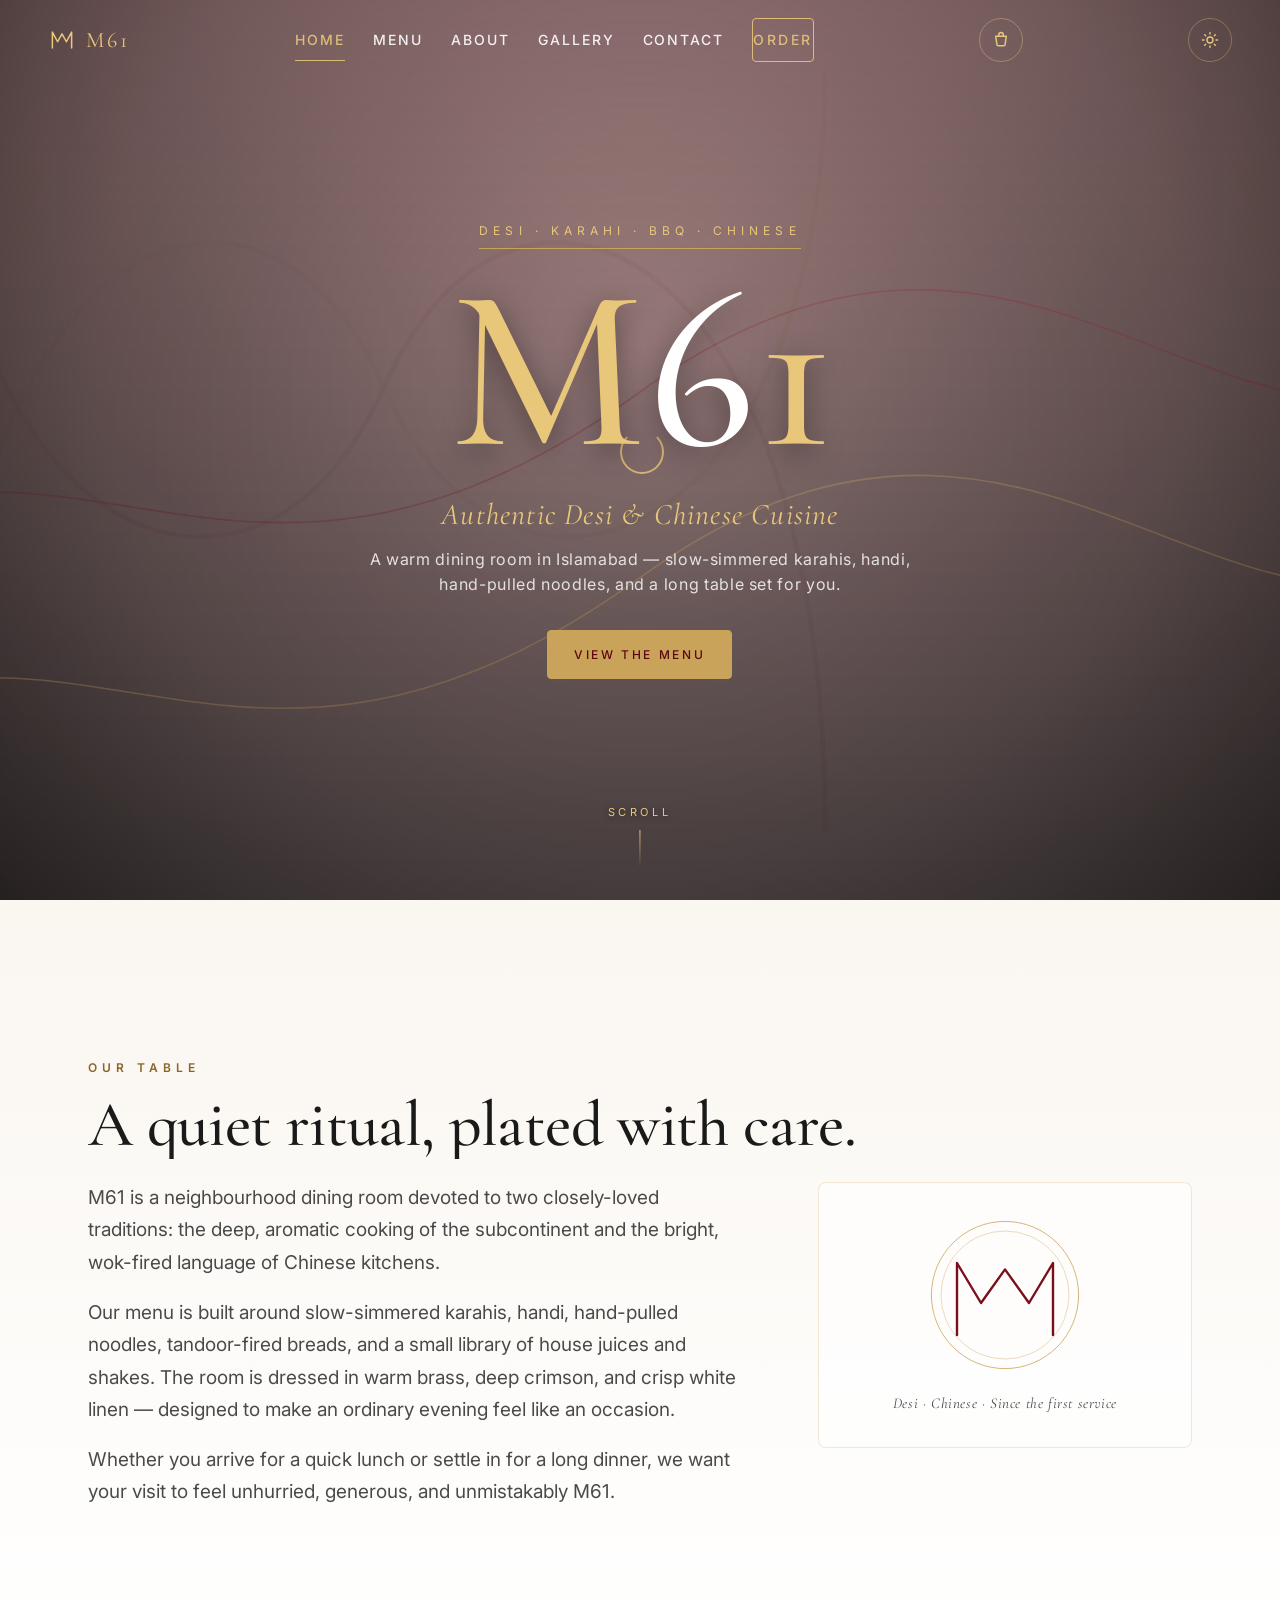
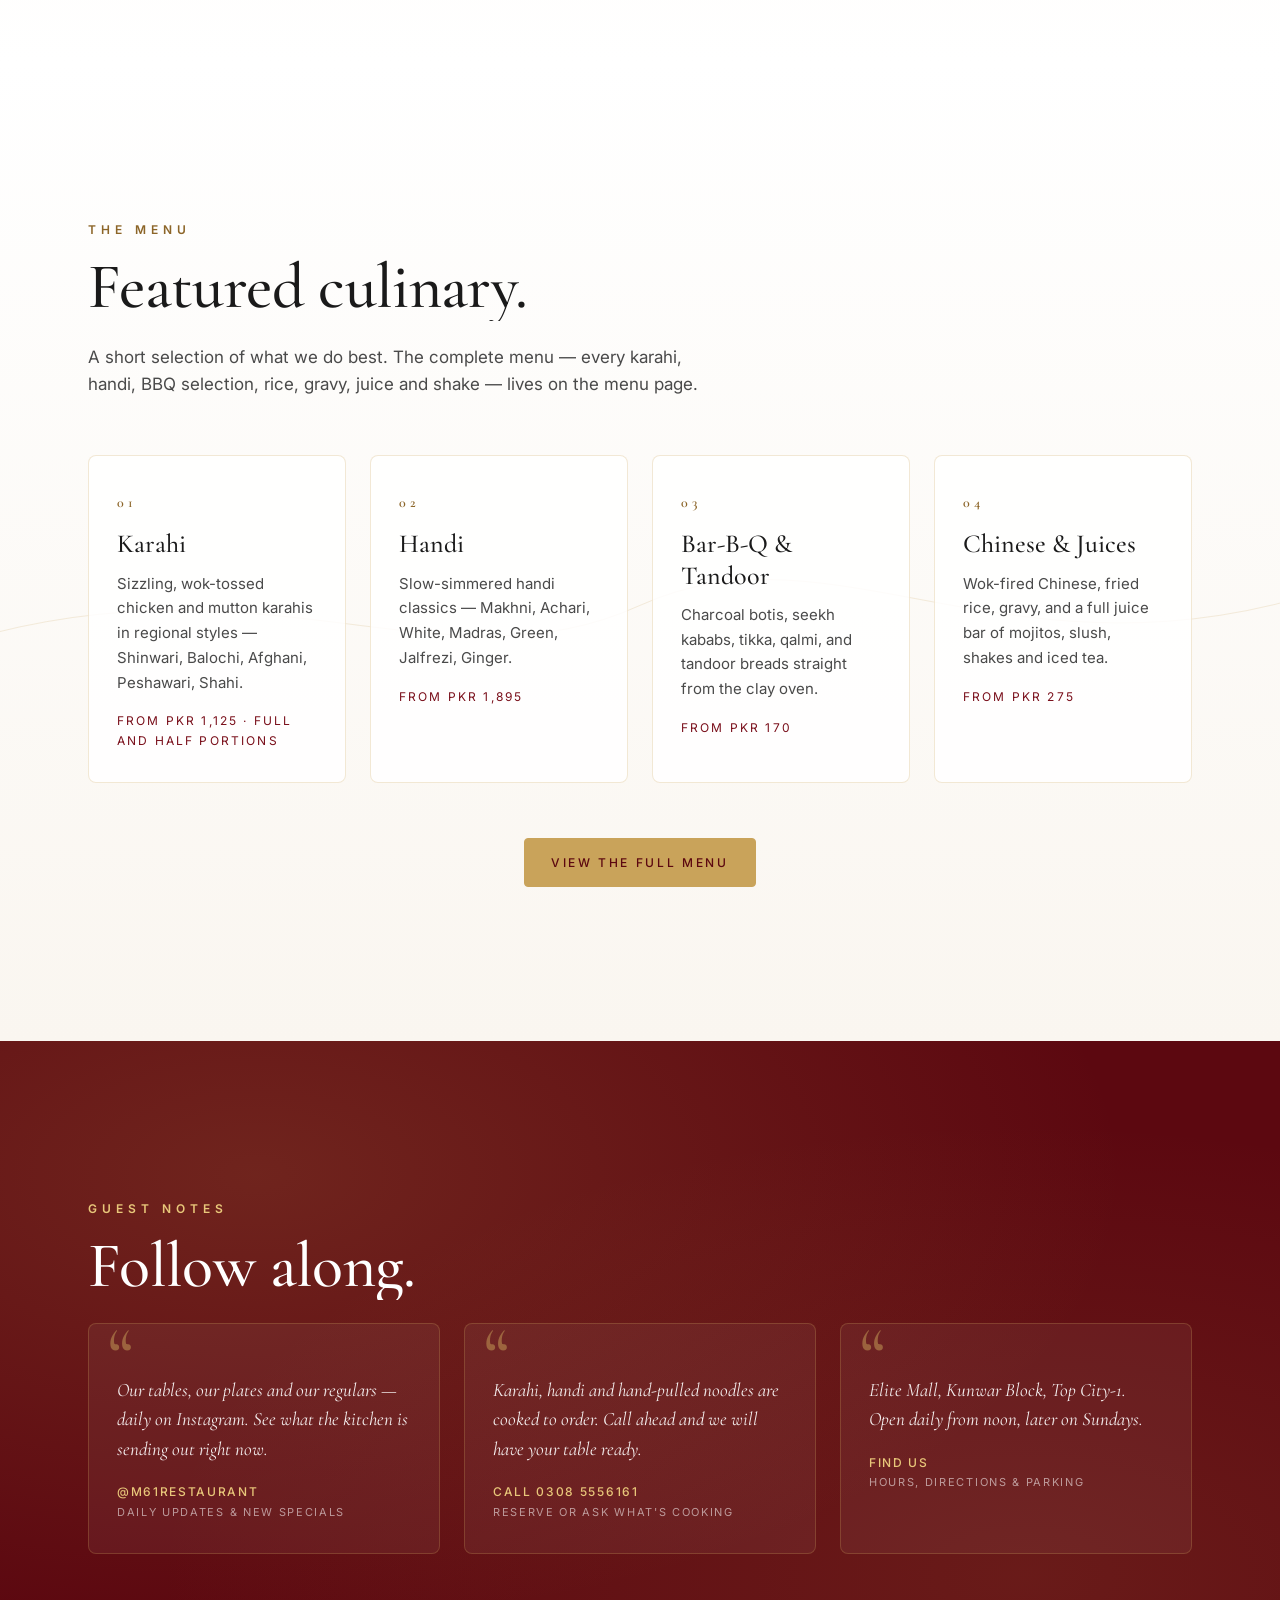
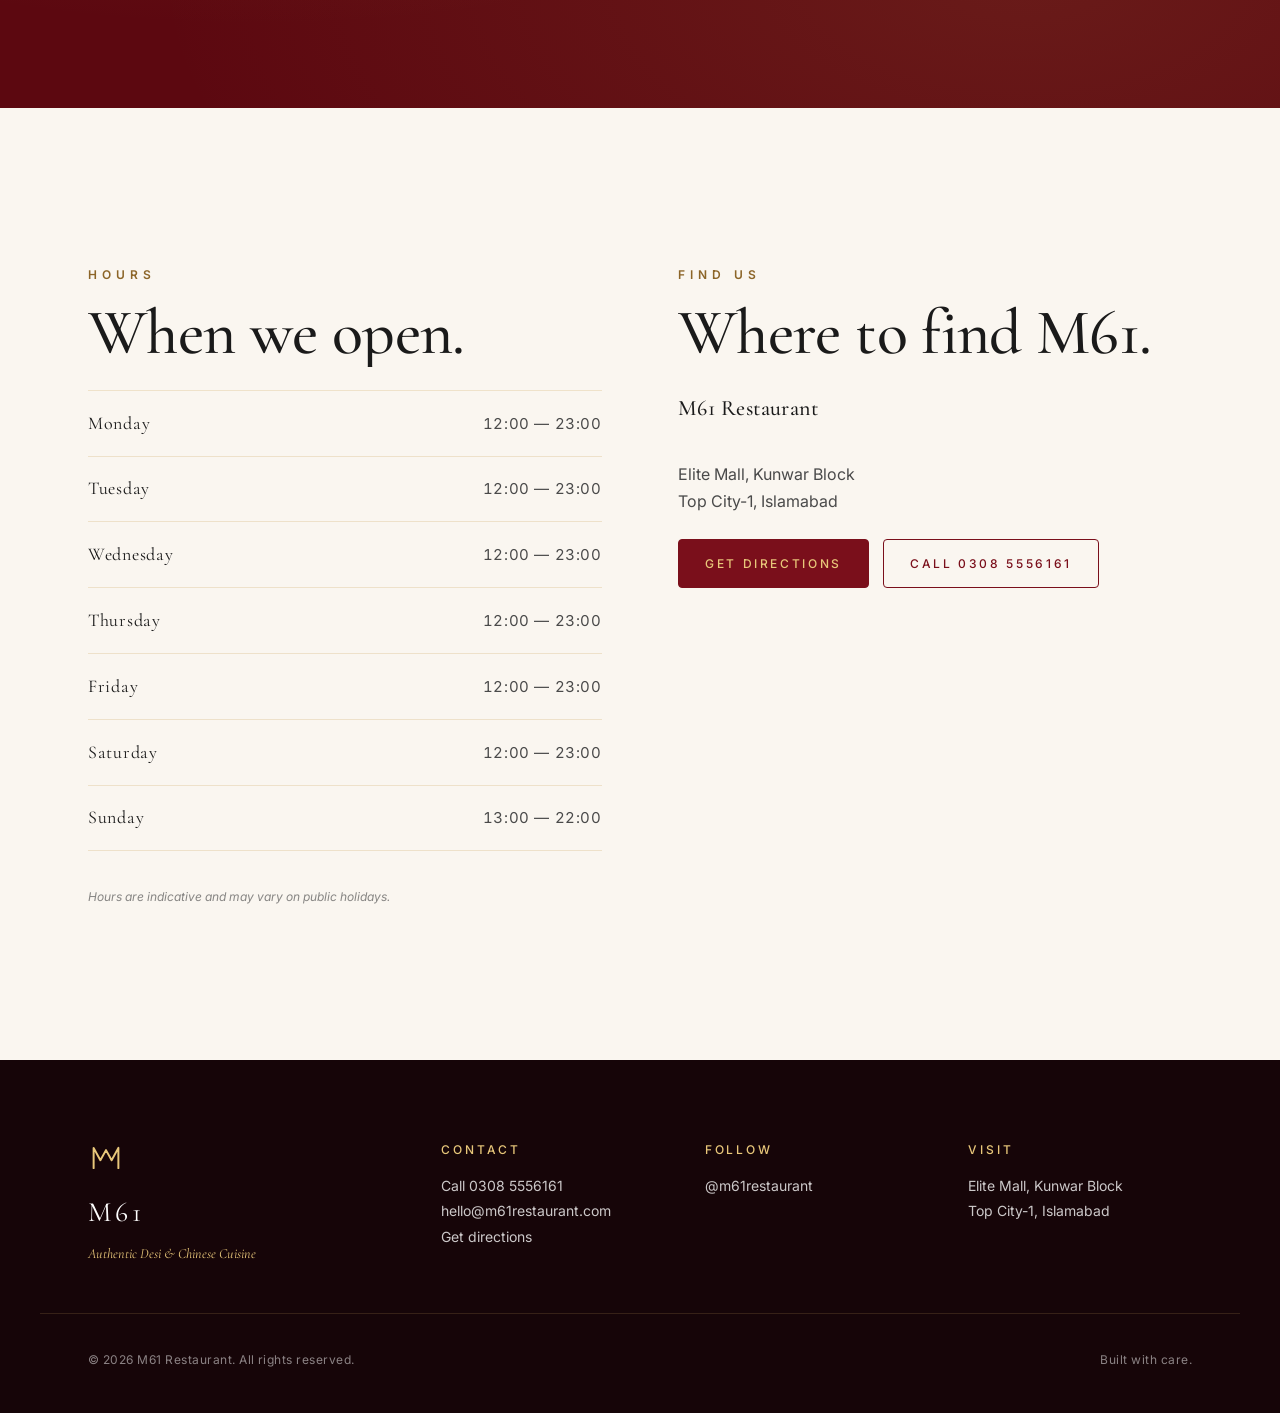
<file: index.html>
<!doctype html>
<html lang="en" data-theme="light">
<head>
  <meta charset="utf-8" />
  <meta name="viewport" content="width=device-width,initial-scale=1,viewport-fit=cover" />
  <meta name="theme-color" content="#7A0F1B" />
  <title>M61 Restaurant — Authentic Desi &amp; Chinese Cuisine · Islamabad</title>
  <meta name="description" content="M61 Restaurant — a warm, premium dining room for authentic Desi, Karahi, BBQ and Chinese cuisine in Islamabad. Karahi, handi, hand-pulled noodles, tandoor, juices, shakes." />
  <meta name="keywords" content="M61 Restaurant, Desi food, Chinese food, Karahi, BBQ, Islamabad, Elite Mall, Kunwar Block" />
  <meta name="robots" content="index,follow" />
  <meta name="author" content="M61 Restaurant" />

  <meta property="og:type" content="restaurant" />
  <meta property="og:title" content="M61 Restaurant — Authentic Desi &amp; Chinese Cuisine" />
  <meta property="og:description" content="A warm, premium dining room for authentic Desi, Karahi, BBQ and Chinese cuisine. Elite Mall, Kunwar Block, Islamabad." />
  <meta property="og:image" content="assets/og-image.jpg" />
  <meta property="og:url" content="./" />

  <link rel="canonical" href="./" />
  <link rel="icon" type="image/svg+xml" href="data:image/svg+xml,%3Csvg xmlns='http://www.w3.org/2000/svg' viewBox='0 0 64 64'%3E%3Crect width='64' height='64' rx='12' fill='%237A0F1B'/%3E%3Cpath d='M14 46 V18 L24 36 L32 22 L40 36 L50 18 V46' fill='none' stroke='%23C9A35A' stroke-width='4' stroke-linejoin='round' stroke-linecap='round'/%3E%3C/svg%3E" />

  <link rel="preconnect" href="https://fonts.googleapis.com" />
  <link rel="preconnect" href="https://fonts.gstatic.com" crossorigin />
  <link rel="stylesheet" href="https://fonts.googleapis.com/css2?family=Cormorant+Garamond:wght@400;500;600&family=Inter:wght@300;400;500;600&display=swap" />

  <script type="application/ld+json">
  {
    "@context": "https://schema.org",
    "@type": "Restaurant",
    "name": "M61 Restaurant",
    "image": "/assets/og-image.jpg",
    "description": "Authentic Desi, Karahi, BBQ and Chinese cuisine served in a warm, premium dining room.",
    "servesCuisine": ["Desi", "Chinese", "Karahi", "BBQ", "Pakistani"],
    "url": "/",
    "telephone": "+923085556161",
    "address": {
      "@type": "PostalAddress",
      "streetAddress": "Elite Mall, Kunwar Block",
      "addressLocality": "Islamabad",
      "addressRegion": "ICT",
      "postalCode": "44000",
      "addressCountry": "PK"
    },
    "openingHoursSpecification": [
      { "@type": "OpeningHoursSpecification", "dayOfWeek": ["Monday","Tuesday","Wednesday","Thursday","Friday","Saturday"], "opens": "12:00", "closes": "23:00" },
      { "@type": "OpeningHoursSpecification", "dayOfWeek": ["Sunday"], "opens": "13:00", "closes": "22:00" }
    ],
    "hasMenu": "/menu.html",
    "sameAs": ["https://www.instagram.com/m61restaurant"]
  }
  </script>

  <link rel="stylesheet" href="assets/style.css" />
  <link rel="stylesheet" href="assets/menu.css" />
  <link rel="stylesheet" href="assets/cart.css" />  <link rel="stylesheet" href="assets/ui.css" />
  <link rel="stylesheet" href="assets/theme.css" />
  <link rel="stylesheet" href="assets/motion.css" />
  <script>
    /* Restore the saved theme before first paint so it never flashes light. */
    (function () {
      try {
        var t = localStorage.getItem("m61:theme");
        document.documentElement.setAttribute("data-theme", t === "dark" ? "dark" : "light");
        var m = document.querySelector('meta[name="theme-color"]');
        if (m) m.setAttribute("content", t === "dark" ? "#120F0E" : "#7A0F1B");
      } catch (e) {
        document.documentElement.setAttribute("data-theme", "light");
      }
    })();
  </script>
</head>
<body data-page="home">
  <svg class="bg-monogram" aria-hidden="true" viewBox="0 0 800 800" preserveAspectRatio="xMidYMid meet">
    <defs>
      <linearGradient id="monogramGold" x1="0" y1="0" x2="1" y2="1">
        <stop offset="0" stop-color="#E8C77A" stop-opacity=".9"/>
        <stop offset="1" stop-color="#8C6528" stop-opacity=".9"/>
      </linearGradient>
      <linearGradient id="monogramRed" x1="0" y1="0" x2="0" y2="1">
        <stop offset="0" stop-color="#9B1B2A" stop-opacity=".85"/>
        <stop offset="1" stop-color="#5C0810" stop-opacity=".85"/>
      </linearGradient>
    </defs>
    <path class="m-curve m-curve--a" d="M120,640 C120,260 320,180 400,360 C480,540 680,460 680,160" fill="none" stroke="url(#monogramGold)" stroke-width="3"/>
    <path class="m-curve m-curve--b" d="M680,640 C680,260 480,180 400,360 C320,540 120,460 120,160" fill="none" stroke="url(#monogramRed)" stroke-width="3"/>
  </svg>

  <header class="topbar">
    <a class="topbar__brand" href="index.html" aria-label="M61 Restaurant home">
      <svg class="topbar__mark" viewBox="0 0 64 64" aria-hidden="true">
        <path d="M10 50 V14 L22 36 L32 18 L42 36 L54 14 V50" fill="none" stroke="currentColor" stroke-width="3.5" stroke-linejoin="round" stroke-linecap="round"/>
      </svg>
      <span class="topbar__name">M61</span>
    </a>
    <nav class="topbar__nav" aria-label="Primary">
      <a href="index.html" data-nav="home">Home</a>
      <a href="menu.html" data-nav="menu">Menu</a>
      <a href="about.html" data-nav="about">About</a>
      <a href="gallery.html" data-nav="gallery">Gallery</a>
      <a href="contact.html" data-nav="contact">Contact</a>
      <a class="topbar__cta" href="menu.html">Order</a>
    </nav>
    <a class="topbar__cart" href="cart.html" aria-label="Cart">
      <svg viewBox="0 0 24 24" fill="none" stroke="currentColor" stroke-width="2" stroke-linecap="round" stroke-linejoin="round" aria-hidden="true">
        <path d="M5 7h14l-1.5 11a2 2 0 0 1-2 1.8H8.5a2 2 0 0 1-2-1.8L5 7z"/>
        <path d="M9 7V5a3 3 0 0 1 6 0v2"/>
      </svg>
      <span class="topbar__cart-count" data-cart-count>0</span>
    </a>
    <button class="theme-toggle" type="button" data-theme-toggle aria-pressed="false" aria-label="Switch to dark theme">
      <svg class="icon-sun" viewBox="0 0 24 24" aria-hidden="true"><circle cx="12" cy="12" r="4"/><path d="M12 2v2M12 20v2M4.9 4.9l1.4 1.4M17.7 17.7l1.4 1.4M2 12h2M20 12h2M4.9 19.1l1.4-1.4M17.7 6.3l1.4-1.4"/></svg>
      <svg class="icon-moon" viewBox="0 0 24 24" aria-hidden="true"><path d="M21 12.8A9 9 0 1 1 11.2 3a7 7 0 0 0 9.8 9.8z"/></svg>
    </button>
    <button class="topbar__menu" type="button" aria-label="Open menu" aria-expanded="false" aria-controls="drawer" data-menu-toggle>
      <span></span><span></span><span></span>
    </button>
  </header>

  <div class="drawer" id="drawer" hidden>
    <a href="index.html" data-nav="home">Home</a>
    <a href="menu.html" data-nav="menu">Menu</a>
    <a href="about.html" data-nav="about">About</a>
    <a href="gallery.html" data-nav="gallery">Gallery</a>
    <a href="contact.html" data-nav="contact">Contact</a>
    <a class="drawer__cart-link" href="cart.html">Cart <span data-cart-count>0</span></a>
    <button class="drawer__theme" type="button" data-theme-toggle>
      <svg class="icon-sun" viewBox="0 0 24 24" aria-hidden="true"><circle cx="12" cy="12" r="4"/><path d="M12 2v2M12 20v2M4.9 4.9l1.4 1.4M17.7 17.7l1.4 1.4M2 12h2M20 12h2M4.9 19.1l1.4-1.4M17.7 6.3l1.4-1.4"/></svg>
      <svg class="icon-moon" viewBox="0 0 24 24" aria-hidden="true"><path d="M21 12.8A9 9 0 1 1 11.2 3a7 7 0 0 0 9.8 9.8z"/></svg>
      <span data-theme-label>Dark mode</span>
    </button>
  </div>

  <main>
    <!-- ==================== HERO ==================== -->
    <section class="hero" aria-label="Welcome to M61 Restaurant">
      <div class="hero__media" data-parallax-layer="0.4">
        <video class="hero__video" autoplay muted loop playsinline preload="metadata" poster="assets/poster.jpg" aria-hidden="true">
          <source src="assets/hero.mp4" type="video/mp4" />
        </video>
        <div class="hero__scrim" aria-hidden="true"></div>
        <svg class="hero__curves" viewBox="0 0 1440 900" preserveAspectRatio="xMidYMid slice" aria-hidden="true" data-parallax-layer="0.2">
          <defs>
            <linearGradient id="heroGold" x1="0" y1="0" x2="1" y2="1">
              <stop offset="0" stop-color="#E8C77A"/>
              <stop offset="1" stop-color="#8C6528"/>
            </linearGradient>
            <linearGradient id="heroRed" x1="0" y1="0" x2="0" y2="1">
              <stop offset="0" stop-color="#9B1B2A"/>
              <stop offset="1" stop-color="#5C0810"/>
            </linearGradient>
          </defs>
          <path d="M-40,720 C220,520 360,820 720,560 C1080,300 1240,720 1500,500" fill="none" stroke="url(#heroGold)" stroke-width="1.4" opacity=".55"/>
          <path d="M-40,560 C220,360 360,660 720,400 C1080,140 1240,560 1500,340" fill="none" stroke="url(#heroRed)" stroke-width="1.4" opacity=".45"/>
        </svg>
      </div>
      <div class="hero__content" data-parallax-layer="0.1">
        <p class="hero__eyebrow"><span>Desi · Karahi · BBQ · Chinese</span></p>
        <h1 class="hero__title">
          <span class="hero__title-line" aria-hidden="true">M</span><span class="hero__title-line" aria-hidden="true">6</span><span class="hero__title-line" aria-hidden="true">1</span>
          <span class="visually-hidden">M61</span>
        </h1>
        <p class="hero__sub">Authentic Desi &amp; Chinese Cuisine</p>
        <p class="hero__tag">A warm dining room in Islamabad — slow-simmered karahis, handi, hand-pulled noodles, and a long table set for you.</p>
        <div class="hero__actions">
          <a class="btn btn--primary" href="menu.html">View the menu</a>
        </div>
      </div>
      <a class="hero__scroll" href="#about" aria-label="Scroll to next section">
        <span class="hero__scroll-label">Scroll</span>
        <span class="hero__scroll-line" aria-hidden="true"></span>
      </a>
    </section>

    <!-- ==================== ABOUT ==================== -->
    <section class="section section--about" id="about">
      <div class="section__inner">
        <p class="section__eyebrow">Our Table</p>
        <h2 class="section__title">A quiet ritual, plated with care.</h2>
        <div class="about__grid">
          <div class="about__copy">
            <p>M61 is a neighbourhood dining room devoted to two closely-loved traditions: the deep, aromatic cooking of the subcontinent and the bright, wok-fired language of Chinese kitchens.</p>
            <p>Our menu is built around slow-simmered karahis, handi, hand-pulled noodles, tandoor-fired breads, and a small library of house juices and shakes. The room is dressed in warm brass, deep crimson, and crisp white linen — designed to make an ordinary evening feel like an occasion.</p>
            <p>Whether you arrive for a quick lunch or settle in for a long dinner, we want your visit to feel unhurried, generous, and unmistakably M61.</p>
          </div>
          <aside class="about__signature">
            <svg class="about__seal" viewBox="0 0 200 200" aria-hidden="true">
              <circle cx="100" cy="100" r="92" fill="none" stroke="#C9A35A" stroke-width="1"/>
              <circle cx="100" cy="100" r="80" fill="none" stroke="#C9A35A" stroke-width=".5"/>
              <path d="M40,150 V60 L70,110 L100,68 L130,110 L160,60 V150" fill="none" stroke="#7A0F1B" stroke-width="3" stroke-linejoin="round" stroke-linecap="round"/>
            </svg>
            <p class="about__seal-line">Desi · Chinese · Since the first service</p>
          </aside>
        </div>
      </div>
    </section>

    <!-- ==================== FEATURED MENU ==================== -->
    <section class="section section--menu">
      <div class="section__inner">
        <p class="section__eyebrow">The Menu</p>
        <h2 class="section__title">Featured culinary.</h2>
        <p class="section__lede">A short selection of what we do best. The complete menu — every karahi, handi, BBQ selection, rice, gravy, juice and shake — lives on the menu page.</p>
        <div class="menu__grid">
          <a class="menu__card menu__card--link" href="menu.html#karahi">
            <div class="menu__num">01</div>
            <h3 class="menu__name">Karahi</h3>
            <p class="menu__desc">Sizzling, wok-tossed chicken and mutton karahis in regional styles — Shinwari, Balochi, Afghani, Peshawari, Shahi.</p>
            <p class="menu__note">From PKR 1,125 · Full and half portions</p>
          </a>
          <a class="menu__card menu__card--link" href="menu.html#handi">
            <div class="menu__num">02</div>
            <h3 class="menu__name">Handi</h3>
            <p class="menu__desc">Slow-simmered handi classics — Makhni, Achari, White, Madras, Green, Jalfrezi, Ginger.</p>
            <p class="menu__note">From PKR 1,895</p>
          </a>
          <a class="menu__card menu__card--link" href="menu.html#bbq">
            <div class="menu__num">03</div>
            <h3 class="menu__name">Bar-B-Q &amp; Tandoor</h3>
            <p class="menu__desc">Charcoal botis, seekh kababs, tikka, qalmi, and tandoor breads straight from the clay oven.</p>
            <p class="menu__note">From PKR 170</p>
          </a>
          <a class="menu__card menu__card--link" href="menu.html#chinese">
            <div class="menu__num">04</div>
            <h3 class="menu__name">Chinese &amp; Juices</h3>
            <p class="menu__desc">Wok-fired Chinese, fried rice, gravy, and a full juice bar of mojitos, slush, shakes and iced tea.</p>
            <p class="menu__note">From PKR 275</p>
          </a>
        </div>
        <div class="section__cta-row">
          <a class="btn btn--primary" href="menu.html">View the full menu</a>
        </div>
      </div>
    </section>

    <!-- ==================== GUEST NOTES ====================
         Real guest quotes go here. While there are none verified yet,
         this section points guests at the real @m61restaurant feed rather
         than publishing invented reviews under placeholder names. -->
    <section class="section section--reviews" id="reviews">
      <div class="section__inner">
        <p class="section__eyebrow">Guest Notes</p>
        <h2 class="section__title">Follow along.</h2>
        <div class="reviews__grid">
          <figure class="review">
            <blockquote>
              <p>Our tables, our plates and our regulars — daily on Instagram. See what the kitchen is sending out right now.</p>
            </blockquote>
            <figcaption>
              <a class="review__name" href="https://www.instagram.com/m61restaurant" target="_blank" rel="noopener">@m61restaurant</a>
              <span class="review__meta">Daily updates &amp; new specials</span>
            </figcaption>
          </figure>
          <figure class="review">
            <blockquote>
              <p>Karahi, handi and hand-pulled noodles are cooked to order. Call ahead and we will have your table ready.</p>
            </blockquote>
            <figcaption>
              <a class="review__name" href="tel:+923085556161">Call 0308 5556161</a>
              <span class="review__meta">Reserve or ask what's cooking</span>
            </figcaption>
          </figure>
          <figure class="review">
            <blockquote>
              <p>Elite Mall, Kunwar Block, Top City-1. Open daily from noon, later on Sundays.</p>
            </blockquote>
            <figcaption>
              <a class="review__name" href="contact.html">Find us</a>
              <span class="review__meta">Hours, directions &amp; parking</span>
            </figcaption>
          </figure>
        </div>
      </div>
    </section>

    <!-- ==================== VISIT ==================== -->
    <section class="section section--visit" id="visit">
      <div class="section__inner visit__grid">
        <div class="visit__hours">
          <p class="section__eyebrow">Hours</p>
          <h2 class="section__title">When we open.</h2>
          <ul class="hours">
            <li><span>Monday</span><span>12:00 — 23:00</span></li>
            <li><span>Tuesday</span><span>12:00 — 23:00</span></li>
            <li><span>Wednesday</span><span>12:00 — 23:00</span></li>
            <li><span>Thursday</span><span>12:00 — 23:00</span></li>
            <li><span>Friday</span><span>12:00 — 23:00</span></li>
            <li><span>Saturday</span><span>12:00 — 23:00</span></li>
            <li><span>Sunday</span><span>13:00 — 22:00</span></li>
          </ul>
          <p class="visit__note">Hours are indicative and may vary on public holidays.</p>
        </div>
        <div class="visit__location">
          <p class="section__eyebrow">Find us</p>
          <h2 class="section__title">Where to find M61.</h2>
          <address class="address">
            <strong>M61 Restaurant</strong><br/>
            Elite Mall, Kunwar Block<br/>
            Top City-1, Islamabad
          </address>
          <div class="visit__actions">
            <a class="btn btn--primary" target="_blank" rel="noopener" href="https://www.google.com/maps/search/?api=1&query=Elite+Mall+Kunwar+Block+Top+City+Islamabad">Get directions</a>
            <a class="btn btn--ghost" href="tel:+923085556161">Call 0308 5556161</a>
          </div>
        </div>
      </div>
    </section>
  </main>

  <!-- ==================== FOOTER ==================== -->
  <footer class="footer" id="contact">
    <div class="footer__inner">
      <div class="footer__brand">
        <svg class="footer__mark" viewBox="0 0 64 64" aria-hidden="true">
          <path d="M10 50 V14 L22 36 L32 18 L42 36 L54 14 V50" fill="none" stroke="currentColor" stroke-width="3.5" stroke-linejoin="round" stroke-linecap="round"/>
        </svg>
        <p class="footer__name">M61</p>
        <p class="footer__tag">Authentic Desi &amp; Chinese Cuisine</p>
      </div>
      <div class="footer__col">
        <h4>Contact</h4>
        <a href="tel:+923085556161">Call 0308 5556161</a>
        <a href="mailto:hello@m61restaurant.com">hello@m61restaurant.com</a>
        <a target="_blank" rel="noopener" href="https://www.google.com/maps/search/?api=1&query=Elite+Mall+Kunwar+Block+Top+City+Islamabad">Get directions</a>
      </div>
      <div class="footer__col">
        <h4>Follow</h4>
        <a target="_blank" rel="noopener" href="https://www.instagram.com/m61restaurant">@m61restaurant</a>
      </div>
      <div class="footer__col">
        <h4>Visit</h4>
        <span>Elite Mall, Kunwar Block</span>
        <span>Top City-1, Islamabad</span>
      </div>
    </div>
    <div class="footer__bottom">
      <p>© <span id="year"></span> M61 Restaurant. All rights reserved.</p>
      <p>Built with care.</p>
    </div>
  </footer>

  <script src="assets/main.js" defer></script>
  <script src="assets/cart.js" defer></script>
  <script src="assets/motion.js" defer></script>
</body>
</html>
</file>
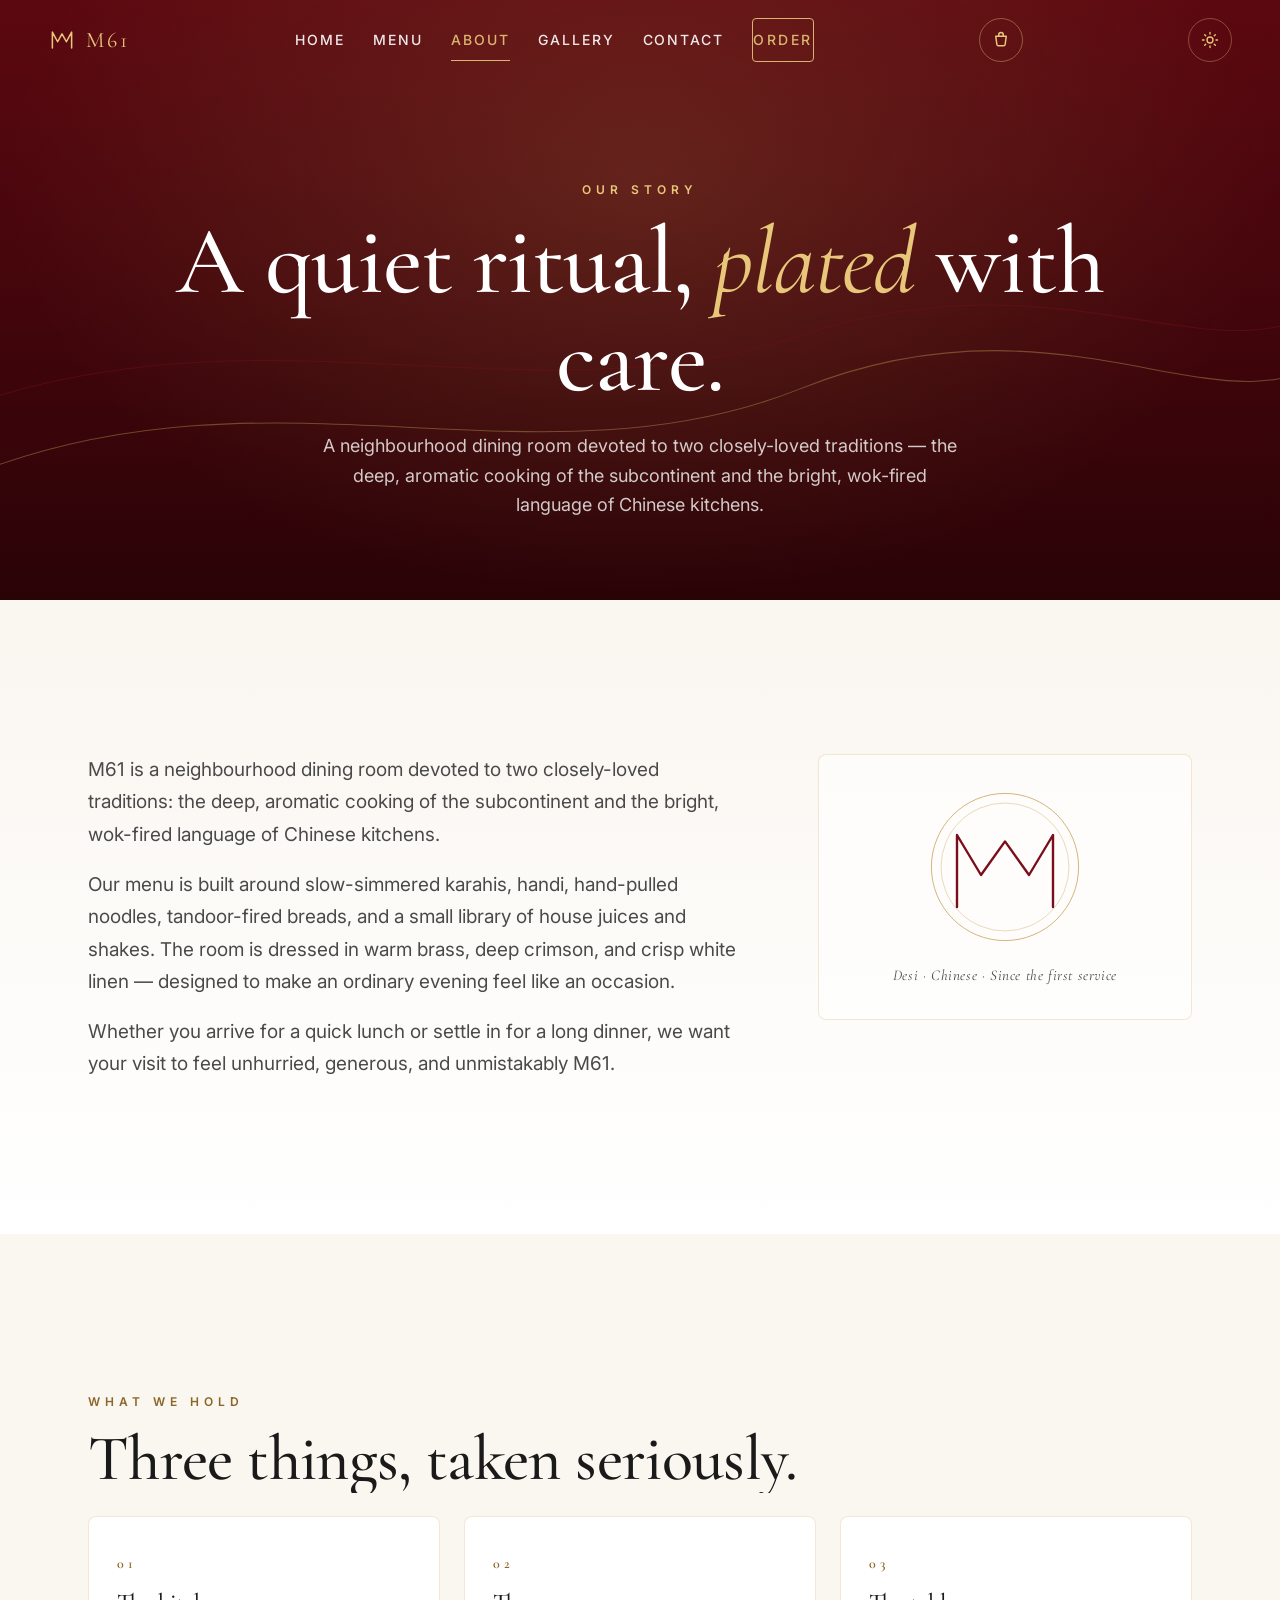
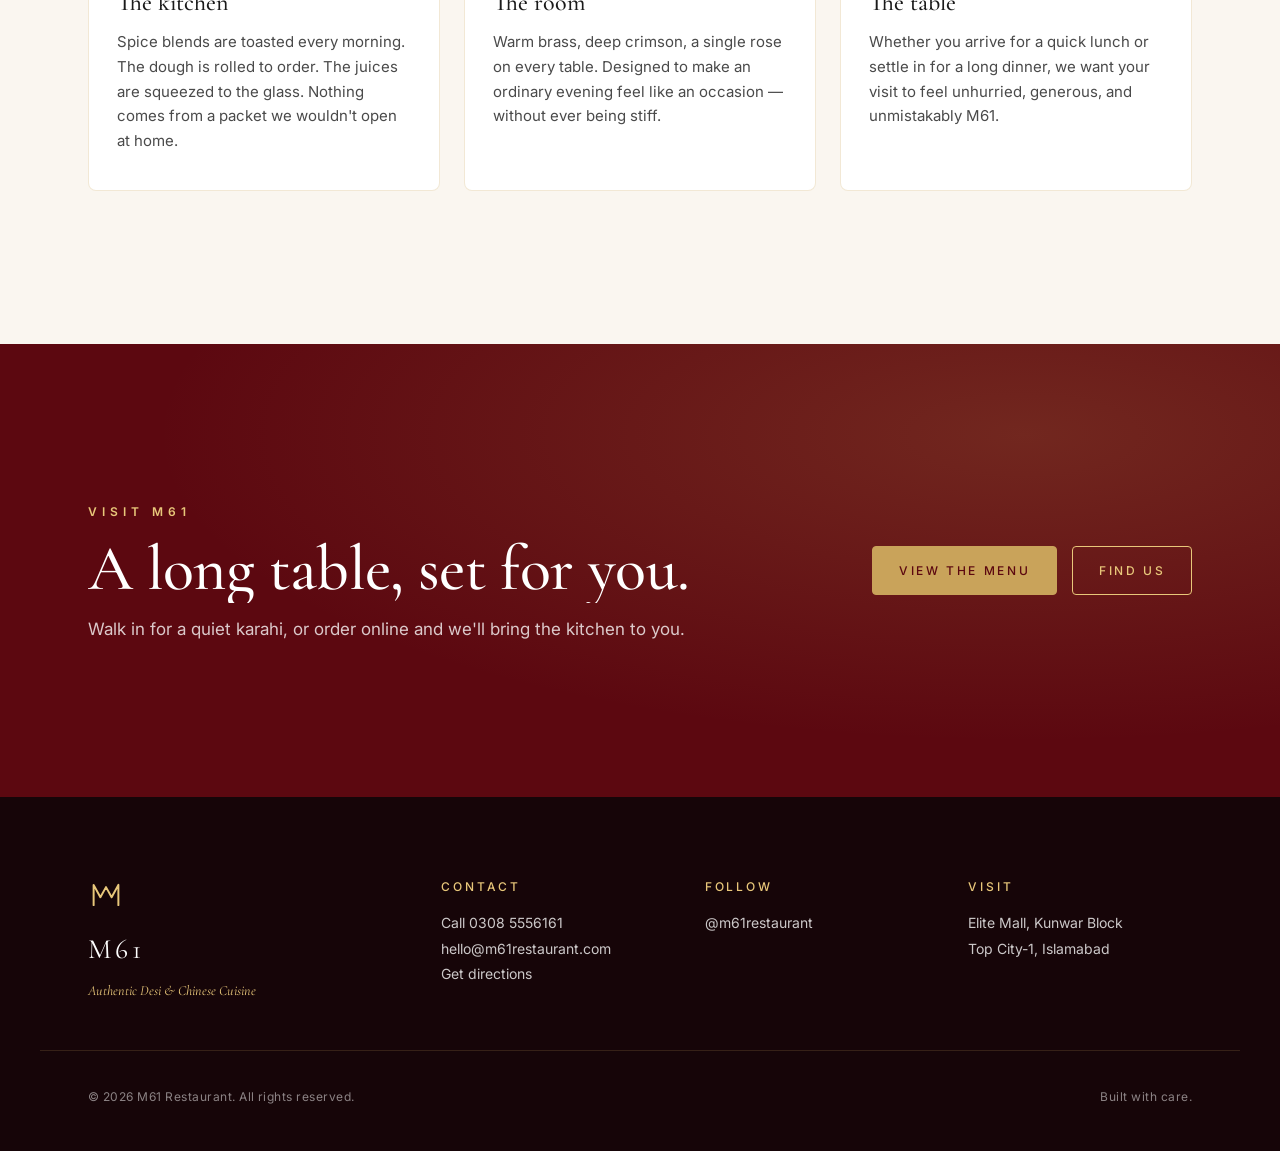
<file: about.html>
<!doctype html>
<html lang="en" data-theme="light">
<head>
  <meta charset="utf-8" />
  <meta name="viewport" content="width=device-width,initial-scale=1,viewport-fit=cover" />
  <meta name="theme-color" content="#7A0F1B" />
  <title>About — M61 Restaurant</title>
  <meta name="description" content="A warm, premium dining room in Top City-1, Islamabad — karahi, handi, BBQ, Chinese. Our story, the kitchen, the values." />
  <meta name="robots" content="index,follow" />

  <meta property="og:type" content="website" />
  <meta property="og:title" content="About — M61 Restaurant" />
  <meta property="og:description" content="A warm, premium dining room for Desi, Karahi, BBQ and Chinese cuisine." />
  <meta property="og:image" content="assets/og-image.jpg" />
  <meta property="og:url" content="about.html" />

  <link rel="canonical" href="about.html" />
  <link rel="icon" type="image/svg+xml" href="data:image/svg+xml,%3Csvg xmlns='http://www.w3.org/2000/svg' viewBox='0 0 64 64'%3E%3Crect width='64' height='64' rx='12' fill='%237A0F1B'/%3E%3Cpath d='M14 46 V18 L24 36 L32 22 L40 36 L50 18 V46' fill='none' stroke='%23C9A35A' stroke-width='4' stroke-linejoin='round' stroke-linecap='round'/%3E%3C/svg%3E" />

  <link rel="preconnect" href="https://fonts.googleapis.com" />
  <link rel="preconnect" href="https://fonts.gstatic.com" crossorigin />
  <link rel="stylesheet" href="https://fonts.googleapis.com/css2?family=Cormorant+Garamond:wght@400;500;600&family=Inter:wght@300;400;500;600&display=swap" />
  <link rel="stylesheet" href="assets/style.css" />
  <link rel="stylesheet" href="assets/menu.css" />
  <link rel="stylesheet" href="assets/cart.css" />  <link rel="stylesheet" href="assets/ui.css" />
  <link rel="stylesheet" href="assets/theme.css" />
  <link rel="stylesheet" href="assets/motion.css" />
  <script>
    /* Restore the saved theme before first paint so it never flashes light. */
    (function () {
      try {
        var t = localStorage.getItem("m61:theme");
        document.documentElement.setAttribute("data-theme", t === "dark" ? "dark" : "light");
        var m = document.querySelector('meta[name="theme-color"]');
        if (m) m.setAttribute("content", t === "dark" ? "#120F0E" : "#7A0F1B");
      } catch (e) {
        document.documentElement.setAttribute("data-theme", "light");
      }
    })();
  </script>
</head>
<body data-page="about">

  <svg class="bg-monogram" aria-hidden="true" viewBox="0 0 800 800" preserveAspectRatio="xMidYMid meet">
    <defs>
      <linearGradient id="monogramGold" x1="0" y1="0" x2="1" y2="1">
        <stop offset="0" stop-color="#E8C77A" stop-opacity=".9"/>
        <stop offset="1" stop-color="#8C6528" stop-opacity=".9"/>
      </linearGradient>
      <linearGradient id="monogramRed" x1="0" y1="0" x2="0" y2="1">
        <stop offset="0" stop-color="#9B1B2A" stop-opacity=".85"/>
        <stop offset="1" stop-color="#5C0810" stop-opacity=".85"/>
      </linearGradient>
    </defs>
    <path class="m-curve m-curve--a" d="M120,640 C120,260 320,180 400,360 C480,540 680,460 680,160" fill="none" stroke="url(#monogramGold)" stroke-width="3"/>
    <path class="m-curve m-curve--b" d="M680,640 C680,260 480,180 400,360 C320,540 120,460 120,160" fill="none" stroke="url(#monogramRed)" stroke-width="3"/>
  </svg>

  <header class="topbar">
    <a class="topbar__brand" href="index.html" aria-label="M61 Restaurant home">
      <svg class="topbar__mark" viewBox="0 0 64 64" aria-hidden="true">
        <path d="M10 50 V14 L22 36 L32 18 L42 36 L54 14 V50" fill="none" stroke="currentColor" stroke-width="3.5" stroke-linejoin="round" stroke-linecap="round"/>
      </svg>
      <span class="topbar__name">M61</span>
    </a>
    <nav class="topbar__nav" aria-label="Primary">
      <a href="index.html" data-nav="home">Home</a>
      <a href="menu.html" data-nav="menu">Menu</a>
      <a href="about.html" data-nav="about">About</a>
      <a href="gallery.html" data-nav="gallery">Gallery</a>
      <a href="contact.html" data-nav="contact">Contact</a>
      <a class="topbar__cta" href="menu.html">Order</a>
    </nav>
    <a class="topbar__cart" href="cart.html" aria-label="Cart">
      <svg viewBox="0 0 24 24" fill="none" stroke="currentColor" stroke-width="2" stroke-linecap="round" stroke-linejoin="round" aria-hidden="true">
        <path d="M5 7h14l-1.5 11a2 2 0 0 1-2 1.8H8.5a2 2 0 0 1-2-1.8L5 7z"/>
        <path d="M9 7V5a3 3 0 0 1 6 0v2"/>
      </svg>
      <span class="topbar__cart-count" data-cart-count>0</span>
    </a>
    <button class="theme-toggle" type="button" data-theme-toggle aria-pressed="false" aria-label="Switch to dark theme">
      <svg class="icon-sun" viewBox="0 0 24 24" aria-hidden="true"><circle cx="12" cy="12" r="4"/><path d="M12 2v2M12 20v2M4.9 4.9l1.4 1.4M17.7 17.7l1.4 1.4M2 12h2M20 12h2M4.9 19.1l1.4-1.4M17.7 6.3l1.4-1.4"/></svg>
      <svg class="icon-moon" viewBox="0 0 24 24" aria-hidden="true"><path d="M21 12.8A9 9 0 1 1 11.2 3a7 7 0 0 0 9.8 9.8z"/></svg>
    </button>
    <button class="topbar__menu" type="button" aria-label="Open menu" aria-expanded="false" aria-controls="drawer" data-menu-toggle>
      <span></span><span></span><span></span>
    </button>
  </header>

  <div class="drawer" id="drawer" hidden>
    <a href="index.html" data-nav="home">Home</a>
    <a href="menu.html" data-nav="menu">Menu</a>
    <a href="about.html" data-nav="about">About</a>
    <a href="gallery.html" data-nav="gallery">Gallery</a>
    <a href="contact.html" data-nav="contact">Contact</a>
    <a class="drawer__cart-link" href="cart.html">Cart <span data-cart-count>0</span></a>
    <button class="drawer__theme" type="button" data-theme-toggle>
      <svg class="icon-sun" viewBox="0 0 24 24" aria-hidden="true"><circle cx="12" cy="12" r="4"/><path d="M12 2v2M12 20v2M4.9 4.9l1.4 1.4M17.7 17.7l1.4 1.4M2 12h2M20 12h2M4.9 19.1l1.4-1.4M17.7 6.3l1.4-1.4"/></svg>
      <svg class="icon-moon" viewBox="0 0 24 24" aria-hidden="true"><path d="M21 12.8A9 9 0 1 1 11.2 3a7 7 0 0 0 9.8 9.8z"/></svg>
      <span data-theme-label>Dark mode</span>
    </button>
  </div>

  <main>
    <section class="page-hero">
      <div class="page-hero__bg" aria-hidden="true"></div>
      <div class="page-hero__inner">
        <p class="section__eyebrow">Our Story</p>
        <h1 class="page-hero__title">A quiet ritual, <em>plated</em> with care.</h1>
        <p class="page-hero__lede">A neighbourhood dining room devoted to two closely-loved traditions — the deep, aromatic cooking of the subcontinent and the bright, wok-fired language of Chinese kitchens.</p>
      </div>
    </section>

    <section class="section section--about">
      <div class="section__inner">
        <div class="about__grid">
          <div class="about__copy">
            <p>M61 is a neighbourhood dining room devoted to two closely-loved traditions: the deep, aromatic cooking of the subcontinent and the bright, wok-fired language of Chinese kitchens.</p>
            <p>Our menu is built around slow-simmered karahis, handi, hand-pulled noodles, tandoor-fired breads, and a small library of house juices and shakes. The room is dressed in warm brass, deep crimson, and crisp white linen — designed to make an ordinary evening feel like an occasion.</p>
            <p>Whether you arrive for a quick lunch or settle in for a long dinner, we want your visit to feel unhurried, generous, and unmistakably M61.</p>
          </div>
          <aside class="about__signature">
            <svg class="about__seal" viewBox="0 0 200 200" aria-hidden="true">
              <circle cx="100" cy="100" r="92" fill="none" stroke="#C9A35A" stroke-width="1"/>
              <circle cx="100" cy="100" r="80" fill="none" stroke="#C9A35A" stroke-width=".5"/>
              <path d="M40,150 V60 L70,110 L100,68 L130,110 L160,60 V150" fill="none" stroke="#7A0F1B" stroke-width="3" stroke-linejoin="round" stroke-linecap="round"/>
            </svg>
            <p class="about__seal-line">Desi · Chinese · Since the first service</p>
          </aside>
        </div>
      </div>
    </section>

    <section class="section section--values">
      <div class="section__inner">
        <p class="section__eyebrow">What we hold</p>
        <h2 class="section__title">Three things, taken seriously.</h2>
        <div class="values__grid">
          <article class="value">
            <div class="value__num">01</div>
            <h3 class="value__name">The kitchen</h3>
            <p>Spice blends are toasted every morning. The dough is rolled to order. The juices are squeezed to the glass. Nothing comes from a packet we wouldn't open at home.</p>
          </article>
          <article class="value">
            <div class="value__num">02</div>
            <h3 class="value__name">The room</h3>
            <p>Warm brass, deep crimson, a single rose on every table. Designed to make an ordinary evening feel like an occasion — without ever being stiff.</p>
          </article>
          <article class="value">
            <div class="value__num">03</div>
            <h3 class="value__name">The table</h3>
            <p>Whether you arrive for a quick lunch or settle in for a long dinner, we want your visit to feel unhurried, generous, and unmistakably M61.</p>
          </article>
        </div>
      </div>
    </section>

    <section class="section section--cta">
      <div class="section__inner">
        <div class="cta-band">
          <div>
            <p class="section__eyebrow">Visit M61</p>
            <h2 class="section__title">A long table, set for you.</h2>
            <p class="section__lede">Walk in for a quiet karahi, or order online and we'll bring the kitchen to you.</p>
          </div>
          <div class="cta-band__actions">
            <a class="btn btn--primary" href="menu.html">View the menu</a>
            <a class="btn btn--ghost" href="contact.html">Find us</a>
          </div>
        </div>
      </div>
    </section>
  </main>

  <footer class="footer" id="contact">
    <div class="footer__inner">
      <div class="footer__brand">
        <svg class="footer__mark" viewBox="0 0 64 64" aria-hidden="true">
          <path d="M10 50 V14 L22 36 L32 18 L42 36 L54 14 V50" fill="none" stroke="currentColor" stroke-width="3.5" stroke-linejoin="round" stroke-linecap="round"/>
        </svg>
        <p class="footer__name">M61</p>
        <p class="footer__tag">Authentic Desi &amp; Chinese Cuisine</p>
      </div>
      <div class="footer__col">
        <h4>Contact</h4>
        <a href="tel:+923085556161">Call 0308 5556161</a>
        <a href="mailto:hello@m61restaurant.com">hello@m61restaurant.com</a>
        <a target="_blank" rel="noopener" href="https://www.google.com/maps/search/?api=1&query=Elite+Mall+Kunwar+Block+Top+City+Islamabad">Get directions</a>
      </div>
      <div class="footer__col">
        <h4>Follow</h4>
        <a target="_blank" rel="noopener" href="https://www.instagram.com/m61restaurant">@m61restaurant</a>
      </div>
      <div class="footer__col">
        <h4>Visit</h4>
        <span>Elite Mall, Kunwar Block</span>
        <span>Top City-1, Islamabad</span>
      </div>
    </div>
    <div class="footer__bottom">
      <p>© <span id="year"></span> M61 Restaurant. All rights reserved.</p>
      <p>Built with care.</p>
    </div>
  </footer>

  <script src="assets/main.js" defer></script>
  <script src="assets/cart.js" defer></script>
  <script src="assets/motion.js" defer></script>
</body>
</html>
</file>
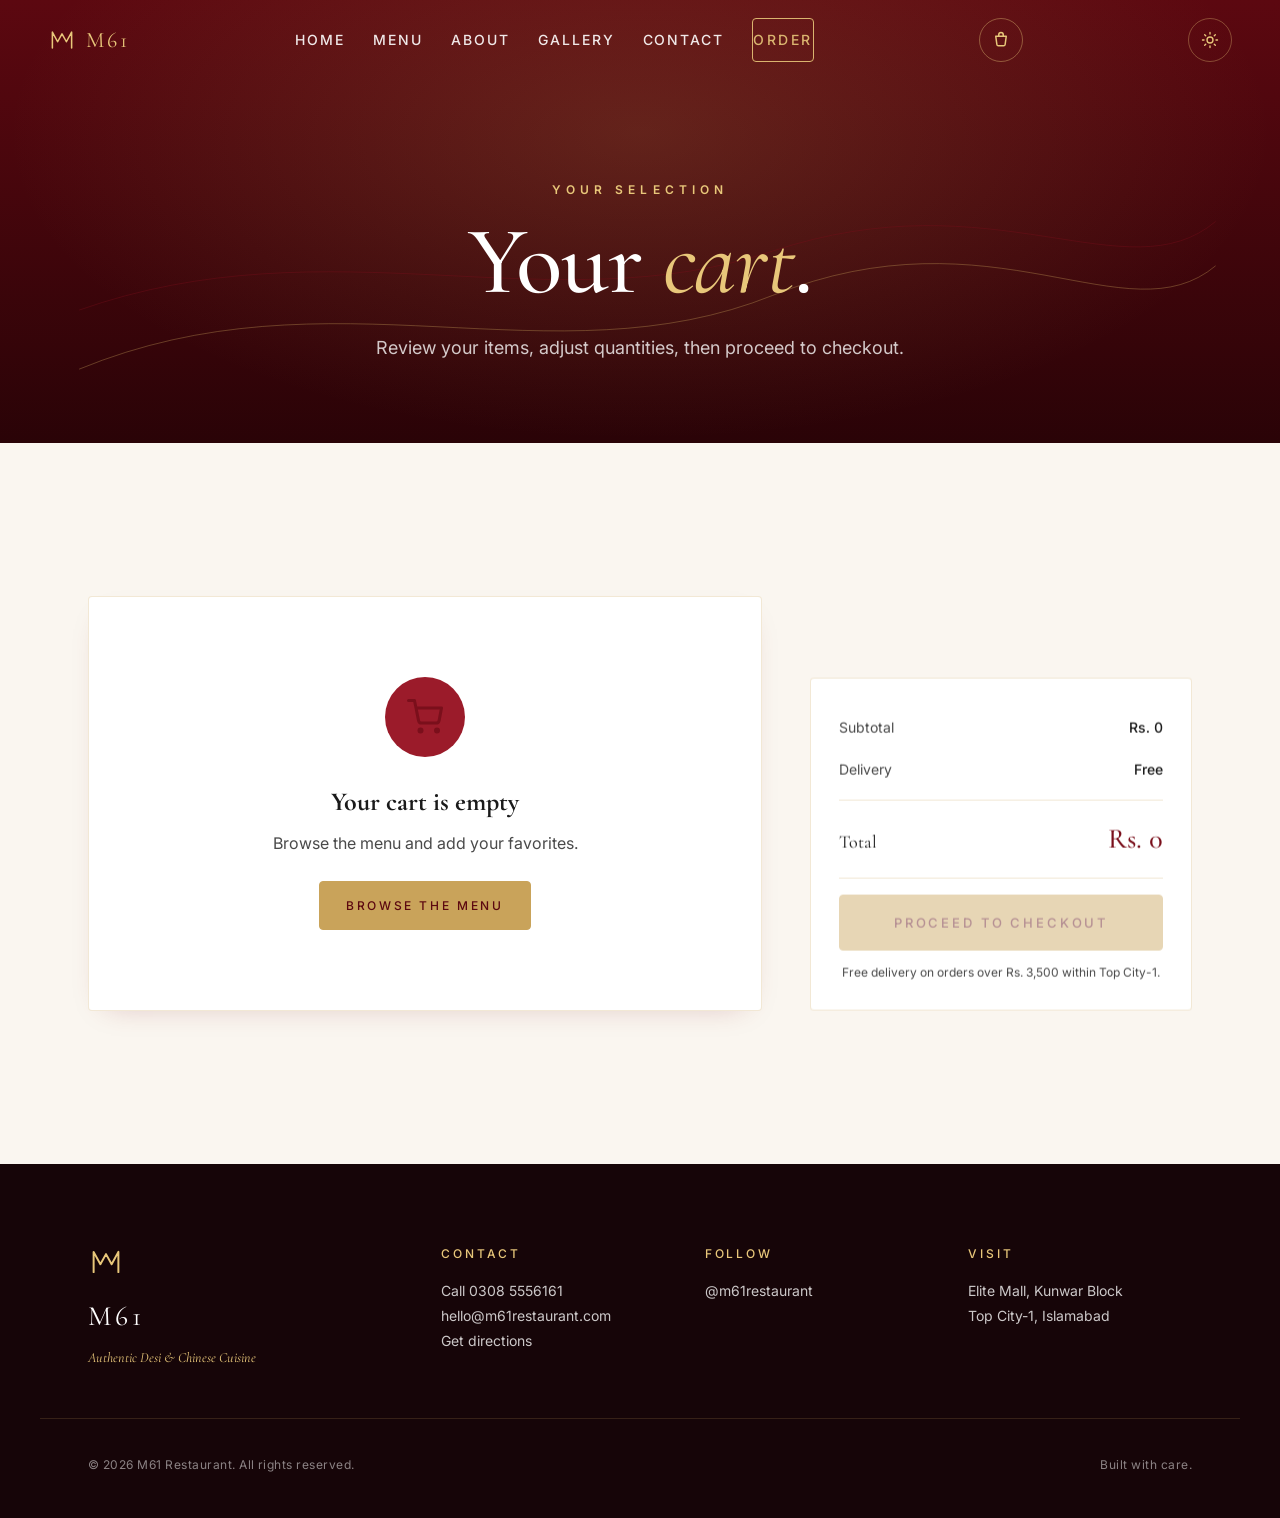
<file: cart.html>
<!doctype html>
<html lang="en" data-theme="light">
<head>
  <meta charset="utf-8" />
  <meta name="viewport" content="width=device-width,initial-scale=1,viewport-fit=cover" />
  <meta name="theme-color" content="#7A0F1B" />
  <title>Your cart — M61 Restaurant</title>
  <meta name="description" content="Review your order and proceed to checkout. M61 Restaurant — karahi, BBQ, Chinese, juice bar. Delivery and pickup in Top City-1, Islamabad." />
  <meta name="robots" content="noindex,follow" />

  <meta property="og:type" content="website" />
  <meta property="og:title" content="Your M61 cart" />
  <meta property="og:url" content="cart.html" />

  <link rel="canonical" href="cart.html" />
  <link rel="icon" type="image/svg+xml" href="data:image/svg+xml,%3Csvg xmlns='http://www.w3.org/2000/svg' viewBox='0 0 64 64'%3E%3Crect width='64' height='64' rx='12' fill='%237A0F1B'/%3E%3Cpath d='M14 46 V18 L24 36 L32 22 L40 36 L50 18 V46' fill='none' stroke='%23C9A35A' stroke-width='4' stroke-linejoin='round' stroke-linecap='round'/%3E%3C/svg%3E" />

  <link rel="preconnect" href="https://fonts.googleapis.com" />
  <link rel="preconnect" href="https://fonts.gstatic.com" crossorigin />
  <link rel="stylesheet" href="https://fonts.googleapis.com/css2?family=Cormorant+Garamond:wght@400;500;600&family=Inter:wght@300;400;500;600&display=swap" />
  <link rel="stylesheet" href="assets/style.css" />
  <link rel="stylesheet" href="assets/menu.css" />
  <link rel="stylesheet" href="assets/cart.css" />  <link rel="stylesheet" href="assets/ui.css" />
  <link rel="stylesheet" href="assets/theme.css" />
  <link rel="stylesheet" href="assets/motion.css" />
  <script>
    /* Restore the saved theme before first paint so it never flashes light. */
    (function () {
      try {
        var t = localStorage.getItem("m61:theme");
        document.documentElement.setAttribute("data-theme", t === "dark" ? "dark" : "light");
        var m = document.querySelector('meta[name="theme-color"]');
        if (m) m.setAttribute("content", t === "dark" ? "#120F0E" : "#7A0F1B");
      } catch (e) {
        document.documentElement.setAttribute("data-theme", "light");
      }
    })();
  </script>
</head>
<body data-page="cart">

  <svg class="bg-monogram" aria-hidden="true" viewBox="0 0 800 800" preserveAspectRatio="xMidYMid meet">
    <defs>
      <linearGradient id="monogramGold" x1="0" y1="0" x2="1" y2="1">
        <stop offset="0" stop-color="#E8C77A" stop-opacity=".9"/>
        <stop offset="1" stop-color="#8C6528" stop-opacity=".9"/>
      </linearGradient>
      <linearGradient id="monogramRed" x1="0" y1="0" x2="0" y2="1">
        <stop offset="0" stop-color="#9B1B2A" stop-opacity=".85"/>
        <stop offset="1" stop-color="#5C0810" stop-opacity=".85"/>
      </linearGradient>
    </defs>
    <path class="m-curve m-curve--a" d="M120,640 C120,260 320,180 400,360 C480,540 680,460 680,160" fill="none" stroke="url(#monogramGold)" stroke-width="3"/>
    <path class="m-curve m-curve--b" d="M680,640 C680,260 480,180 400,360 C320,540 120,460 120,160" fill="none" stroke="url(#monogramRed)" stroke-width="3"/>
  </svg>

  <header class="topbar">
    <a class="topbar__brand" href="index.html" aria-label="M61 Restaurant home">
      <svg class="topbar__mark" viewBox="0 0 64 64" aria-hidden="true">
        <path d="M10 50 V14 L22 36 L32 18 L42 36 L54 14 V50" fill="none" stroke="currentColor" stroke-width="3.5" stroke-linejoin="round" stroke-linecap="round"/>
      </svg>
      <span class="topbar__name">M61</span>
    </a>
    <nav class="topbar__nav" aria-label="Primary">
      <a href="index.html" data-nav="home">Home</a>
      <a href="menu.html" data-nav="menu">Menu</a>
      <a href="about.html" data-nav="about">About</a>
      <a href="gallery.html" data-nav="gallery">Gallery</a>
      <a href="contact.html" data-nav="contact">Contact</a>
      <a class="topbar__cta" href="menu.html">Order</a>
    </nav>
    <a class="topbar__cart" href="cart.html" aria-label="Cart">
      <svg viewBox="0 0 24 24" fill="none" stroke="currentColor" stroke-width="2" stroke-linecap="round" stroke-linejoin="round" aria-hidden="true">
        <path d="M5 7h14l-1.5 11a2 2 0 0 1-2 1.8H8.5a2 2 0 0 1-2-1.8L5 7z"/>
        <path d="M9 7V5a3 3 0 0 1 6 0v2"/>
      </svg>
      <span class="topbar__cart-count" data-cart-count>0</span>
    </a>
    <button class="theme-toggle" type="button" data-theme-toggle aria-pressed="false" aria-label="Switch to dark theme">
      <svg class="icon-sun" viewBox="0 0 24 24" aria-hidden="true"><circle cx="12" cy="12" r="4"/><path d="M12 2v2M12 20v2M4.9 4.9l1.4 1.4M17.7 17.7l1.4 1.4M2 12h2M20 12h2M4.9 19.1l1.4-1.4M17.7 6.3l1.4-1.4"/></svg>
      <svg class="icon-moon" viewBox="0 0 24 24" aria-hidden="true"><path d="M21 12.8A9 9 0 1 1 11.2 3a7 7 0 0 0 9.8 9.8z"/></svg>
    </button>
    <button class="topbar__menu" type="button" aria-label="Open menu" aria-expanded="false" aria-controls="drawer" data-menu-toggle>
      <span></span><span></span><span></span>
    </button>
  </header>

  <div class="drawer" id="drawer" hidden>
    <a href="index.html" data-nav="home">Home</a>
    <a href="menu.html" data-nav="menu">Menu</a>
    <a href="about.html" data-nav="about">About</a>
    <a href="gallery.html" data-nav="gallery">Gallery</a>
    <a href="contact.html" data-nav="contact">Contact</a>
    <a class="drawer__cart-link" href="cart.html">Cart <span data-cart-count>0</span></a>
    <button class="drawer__theme" type="button" data-theme-toggle>
      <svg class="icon-sun" viewBox="0 0 24 24" aria-hidden="true"><circle cx="12" cy="12" r="4"/><path d="M12 2v2M12 20v2M4.9 4.9l1.4 1.4M17.7 17.7l1.4 1.4M2 12h2M20 12h2M4.9 19.1l1.4-1.4M17.7 6.3l1.4-1.4"/></svg>
      <svg class="icon-moon" viewBox="0 0 24 24" aria-hidden="true"><path d="M21 12.8A9 9 0 1 1 11.2 3a7 7 0 0 0 9.8 9.8z"/></svg>
      <span data-theme-label>Dark mode</span>
    </button>
  </div>

  <main>
    <section class="page-hero">
      <div class="page-hero__bg" aria-hidden="true"></div>
      <div class="page-hero__inner">
        <p class="section__eyebrow">Your selection</p>
        <h1 class="page-hero__title">Your <em>cart</em>.</h1>
        <p class="page-hero__lede">Review your items, adjust quantities, then proceed to checkout.</p>
      </div>
    </section>

    <section class="section section--cart">
      <div class="section__inner">
        <div class="cart-layout">
          <div class="cart-list" data-cart-list></div>
          <aside class="cart-summary" data-cart-summary></aside>
        </div>
      </div>
    </section>
  </main>

  <footer class="footer">
    <div class="footer__inner">
      <div class="footer__brand">
        <svg class="footer__mark" viewBox="0 0 64 64" aria-hidden="true">
          <path d="M10 50 V14 L22 36 L32 18 L42 36 L54 14 V50" fill="none" stroke="currentColor" stroke-width="3.5" stroke-linejoin="round" stroke-linecap="round"/>
        </svg>
        <p class="footer__name">M61</p>
        <p class="footer__tag">Authentic Desi &amp; Chinese Cuisine</p>
      </div>
      <div class="footer__col">
        <h4>Contact</h4>
        <a href="tel:+923085556161">Call 0308 5556161</a>
        <a href="mailto:hello@m61restaurant.com">hello@m61restaurant.com</a>
        <a target="_blank" rel="noopener" href="https://www.google.com/maps/search/?api=1&query=Elite+Mall+Kunwar+Block+Top+City+Islamabad">Get directions</a>
      </div>
      <div class="footer__col">
        <h4>Follow</h4>
        <a target="_blank" rel="noopener" href="https://www.instagram.com/m61restaurant">@m61restaurant</a>
      </div>
      <div class="footer__col">
        <h4>Visit</h4>
        <span>Elite Mall, Kunwar Block</span>
        <span>Top City-1, Islamabad</span>
      </div>
    </div>
    <div class="footer__bottom">
      <p>© <span id="year"></span> M61 Restaurant. All rights reserved.</p>
      <p>Built with care.</p>
    </div>
  </footer>

  <script src="assets/main.js" defer></script>
  <script src="assets/cart.js" defer></script>
  <script src="assets/motion.js" defer></script>
</body>
</html>
</file>
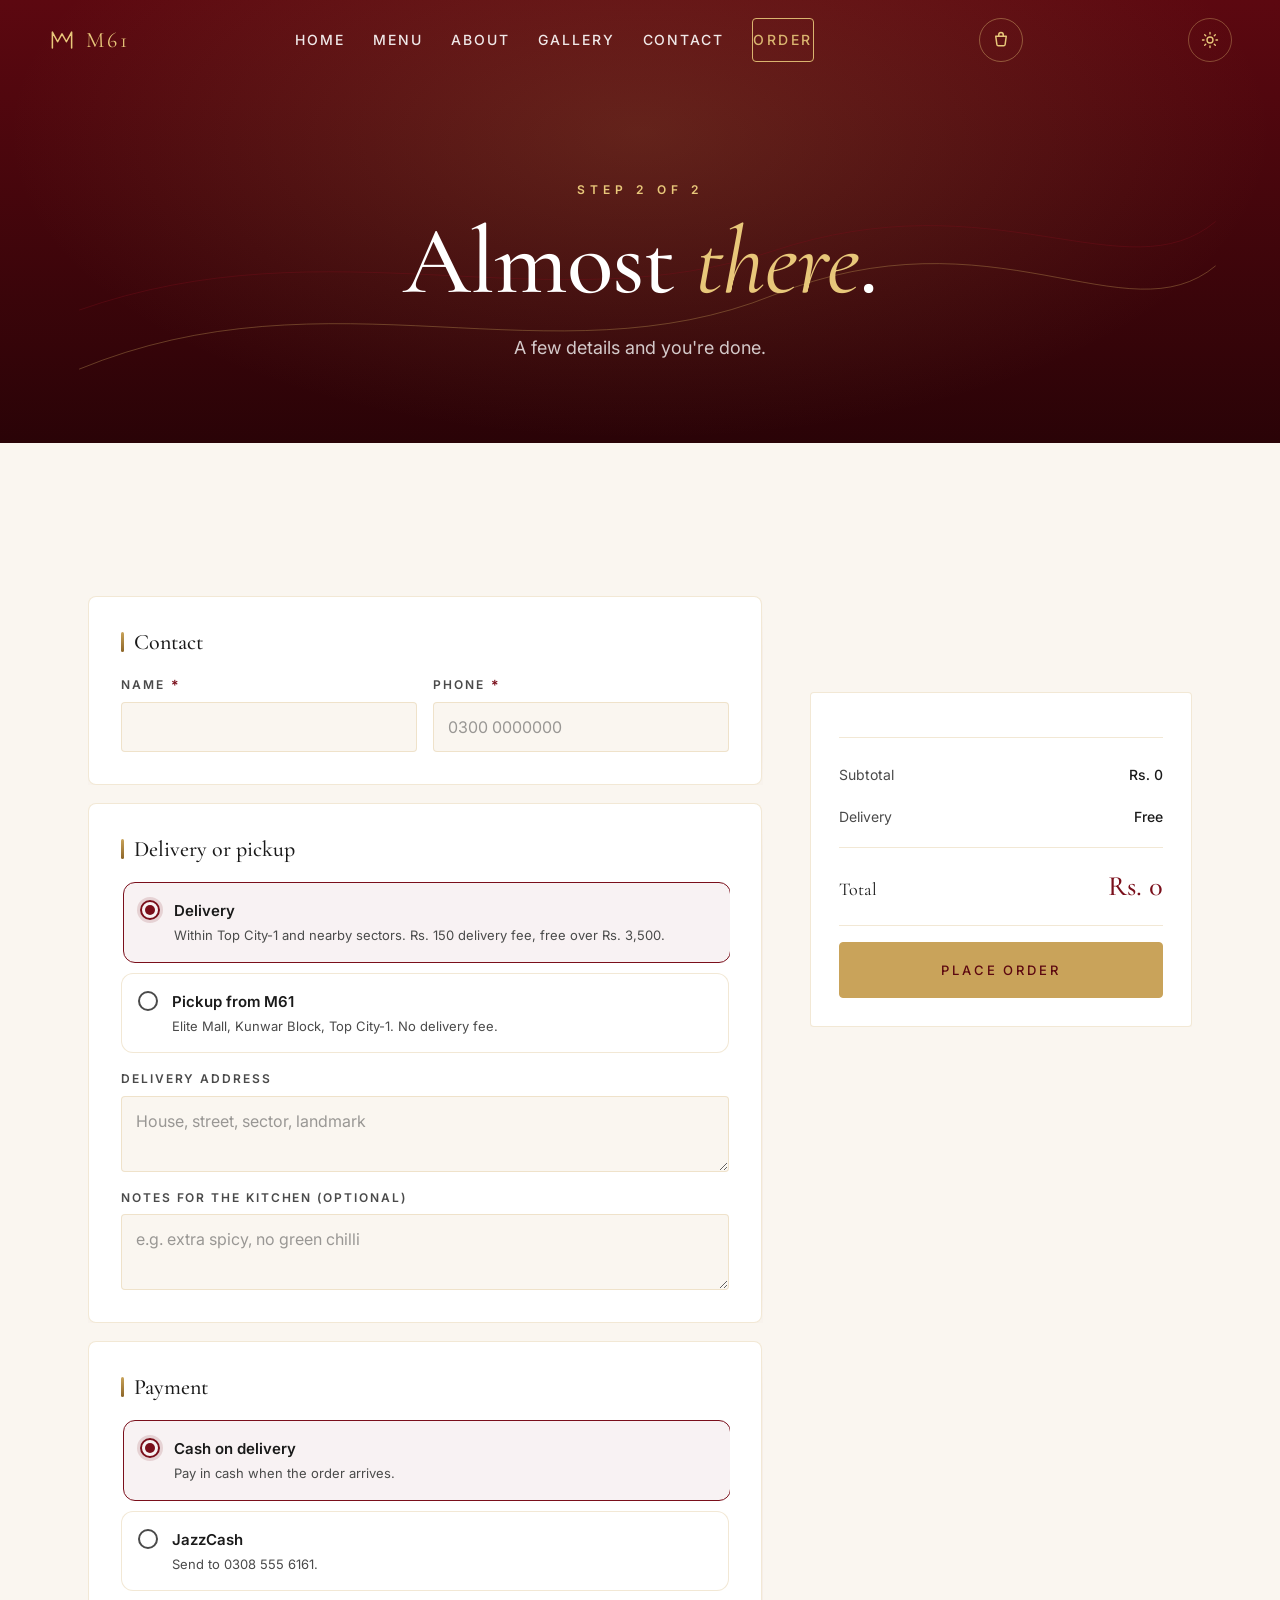
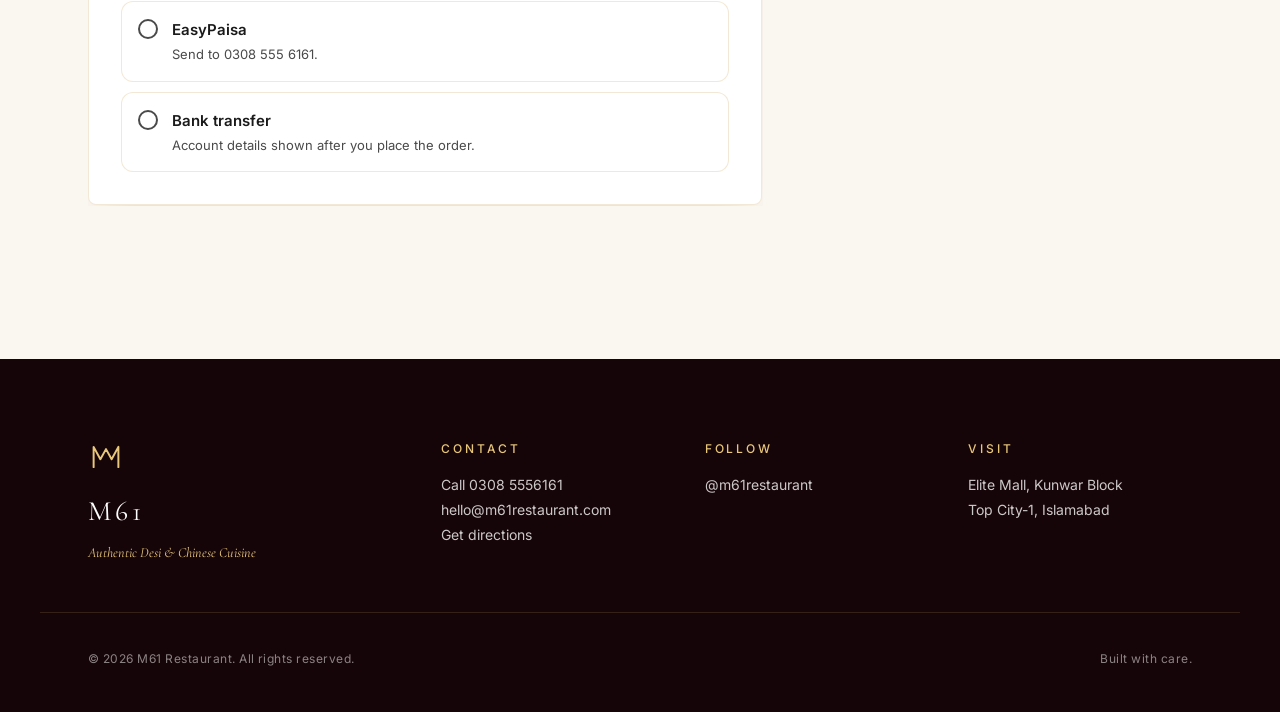
<file: checkout.html>
<!doctype html>
<html lang="en" data-theme="light">
<head>
  <meta charset="utf-8" />
  <meta name="viewport" content="width=device-width,initial-scale=1,viewport-fit=cover" />
  <meta name="theme-color" content="#7A0F1B" />
  <title>Checkout — M61 Restaurant</title>
  <meta name="description" content="Complete your M61 order — delivery or pickup. Choose Cash on Delivery, JazzCash, EasyPaisa, or Bank Transfer." />
  <meta name="robots" content="noindex,follow" />

  <meta property="og:type" content="website" />
  <meta property="og:title" content="M61 — Checkout" />
  <meta property="og:url" content="checkout.html" />

  <link rel="canonical" href="checkout.html" />
  <link rel="icon" type="image/svg+xml" href="data:image/svg+xml,%3Csvg xmlns='http://www.w3.org/2000/svg' viewBox='0 0 64 64'%3E%3Crect width='64' height='64' rx='12' fill='%237A0F1B'/%3E%3Cpath d='M14 46 V18 L24 36 L32 22 L40 36 L50 18 V46' fill='none' stroke='%23C9A35A' stroke-width='4' stroke-linejoin='round' stroke-linecap='round'/%3E%3C/svg%3E" />

  <link rel="preconnect" href="https://fonts.googleapis.com" />
  <link rel="preconnect" href="https://fonts.gstatic.com" crossorigin />
  <link rel="stylesheet" href="https://fonts.googleapis.com/css2?family=Cormorant+Garamond:wght@400;500;600&family=Inter:wght@300;400;500;600&display=swap" />
  <link rel="stylesheet" href="assets/style.css" />
  <link rel="stylesheet" href="assets/menu.css" />
  <link rel="stylesheet" href="assets/cart.css" />
  <link rel="stylesheet" href="assets/ui.css" />
  <link rel="stylesheet" href="assets/theme.css" />
  <link rel="stylesheet" href="assets/motion.css" />
  <script>
    /* Applied before first paint so the restored theme never flashes light. */
    (function () {
      try {
        var t = localStorage.getItem("m61:theme");
        document.documentElement.setAttribute("data-theme", t === "dark" ? "dark" : "light");
        var m = document.querySelector('meta[name="theme-color"]');
        if (m) m.setAttribute("content", t === "dark" ? "#120F0E" : "#7A0F1B");
      } catch (e) {
        document.documentElement.setAttribute("data-theme", "light");
      }
    })();
  </script>
</head>
<body data-page="checkout">

  <svg class="bg-monogram" aria-hidden="true" viewBox="0 0 800 800" preserveAspectRatio="xMidYMid meet">
    <defs>
      <linearGradient id="monogramGold" x1="0" y1="0" x2="1" y2="1">
        <stop offset="0" stop-color="#E8C77A" stop-opacity=".9"/>
        <stop offset="1" stop-color="#8C6528" stop-opacity=".9"/>
      </linearGradient>
      <linearGradient id="monogramRed" x1="0" y1="0" x2="0" y2="1">
        <stop offset="0" stop-color="#9B1B2A" stop-opacity=".85"/>
        <stop offset="1" stop-color="#5C0810" stop-opacity=".85"/>
      </linearGradient>
    </defs>
    <path class="m-curve m-curve--a" d="M120,640 C120,260 320,180 400,360 C480,540 680,460 680,160" fill="none" stroke="url(#monogramGold)" stroke-width="3"/>
    <path class="m-curve m-curve--b" d="M680,640 C680,260 480,180 400,360 C320,540 120,460 120,160" fill="none" stroke="url(#monogramRed)" stroke-width="3"/>
  </svg>

  <header class="topbar">
    <a class="topbar__brand" href="index.html" aria-label="M61 Restaurant home">
      <svg class="topbar__mark" viewBox="0 0 64 64" aria-hidden="true">
        <path d="M10 50 V14 L22 36 L32 18 L42 36 L54 14 V50" fill="none" stroke="currentColor" stroke-width="3.5" stroke-linejoin="round" stroke-linecap="round"/>
      </svg>
      <span class="topbar__name">M61</span>
    </a>
    <nav class="topbar__nav" aria-label="Primary">
      <a href="index.html" data-nav="home">Home</a>
      <a href="menu.html" data-nav="menu">Menu</a>
      <a href="about.html" data-nav="about">About</a>
      <a href="gallery.html" data-nav="gallery">Gallery</a>
      <a href="contact.html" data-nav="contact">Contact</a>
      <a class="topbar__cta" href="menu.html">Order</a>
    </nav>
    <a class="topbar__cart" href="cart.html" aria-label="Cart">
      <svg viewBox="0 0 24 24" fill="none" stroke="currentColor" stroke-width="2" stroke-linecap="round" stroke-linejoin="round" aria-hidden="true">
        <path d="M5 7h14l-1.5 11a2 2 0 0 1-2 1.8H8.5a2 2 0 0 1-2-1.8L5 7z"/>
        <path d="M9 7V5a3 3 0 0 1 6 0v2"/>
      </svg>
      <span class="topbar__cart-count" data-cart-count>0</span>
    </a>
    <button class="theme-toggle" type="button" data-theme-toggle aria-pressed="false" aria-label="Switch to dark theme">
      <svg class="icon-sun" viewBox="0 0 24 24" aria-hidden="true"><circle cx="12" cy="12" r="4"/><path d="M12 2v2M12 20v2M4.9 4.9l1.4 1.4M17.7 17.7l1.4 1.4M2 12h2M20 12h2M4.9 19.1l1.4-1.4M17.7 6.3l1.4-1.4"/></svg>
      <svg class="icon-moon" viewBox="0 0 24 24" aria-hidden="true"><path d="M21 12.8A9 9 0 1 1 11.2 3a7 7 0 0 0 9.8 9.8z"/></svg>
    </button>
    <button class="topbar__menu" type="button" aria-label="Open menu" aria-expanded="false" aria-controls="drawer" data-menu-toggle>
      <span></span><span></span><span></span>
    </button>
  </header>

  <div class="drawer" id="drawer" hidden>
    <a href="index.html" data-nav="home">Home</a>
    <a href="menu.html" data-nav="menu">Menu</a>
    <a href="about.html" data-nav="about">About</a>
    <a href="gallery.html" data-nav="gallery">Gallery</a>
    <a href="contact.html" data-nav="contact">Contact</a>
    <a class="drawer__cart-link" href="cart.html">Cart <span data-cart-count>0</span></a>
    <button class="drawer__theme" type="button" data-theme-toggle>
      <svg class="icon-sun" viewBox="0 0 24 24" aria-hidden="true"><circle cx="12" cy="12" r="4"/><path d="M12 2v2M12 20v2M4.9 4.9l1.4 1.4M17.7 17.7l1.4 1.4M2 12h2M20 12h2M4.9 19.1l1.4-1.4M17.7 6.3l1.4-1.4"/></svg>
      <svg class="icon-moon" viewBox="0 0 24 24" aria-hidden="true"><path d="M21 12.8A9 9 0 1 1 11.2 3a7 7 0 0 0 9.8 9.8z"/></svg>
      <span data-theme-label>Dark mode</span>
    </button>
  </div>

  <main>
    <section class="page-hero">
      <div class="page-hero__bg" aria-hidden="true"></div>
      <div class="page-hero__inner">
        <p class="section__eyebrow">Step 2 of 2</p>
        <h1 class="page-hero__title">Almost <em>there</em>.</h1>
        <p class="page-hero__lede">A few details and you're done.</p>
      </div>
    </section>

    <section class="section section--checkout">
      <div class="section__inner">
        <form class="checkout-layout" id="checkout-form" novalidate>
          <div>
            <div class="checkout-card">
              <h3>Contact</h3>
              <div class="form-grid">
                <div class="field field--required">
                  <label for="co-name">Name</label>
                  <input type="text" id="co-name" name="name" required autocomplete="name" aria-describedby="err-co-name" />
                  <p class="field__error" id="err-co-name" role="alert"></p>
                </div>
                <div class="field field--required">
                  <label for="co-phone">Phone</label>
                  <input type="tel" id="co-phone" name="phone" required autocomplete="tel" placeholder="0300 0000000" inputmode="tel" aria-describedby="err-co-phone" />
                  <p class="field__error" id="err-co-phone" role="alert"></p>
                </div>
              </div>
            </div>

            <div class="checkout-card">
              <h3>Delivery or pickup</h3>
              <div class="payment-options">
                <label class="payment-option">
                  <input type="radio" name="fulfilment" value="delivery" checked />
                  <span class="payment-option__radio"></span>
                  <span class="payment-option__body">
                    <span class="payment-option__name">Delivery</span>
                    <span class="payment-option__hint">Within Top City-1 and nearby sectors. Rs. 150 delivery fee, free over Rs. 3,500.</span>
                  </span>
                </label>
                <label class="payment-option">
                  <input type="radio" name="fulfilment" value="pickup" />
                  <span class="payment-option__radio"></span>
                  <span class="payment-option__body">
                    <span class="payment-option__name">Pickup from M61</span>
                    <span class="payment-option__hint">Elite Mall, Kunwar Block, Top City-1. No delivery fee.</span>
                  </span>
                </label>
              </div>
              <div class="field field--full" id="delivery-address">
                <label for="co-address">Delivery address</label>
                <textarea id="co-address" rows="2" placeholder="House, street, sector, landmark" aria-describedby="err-co-address"></textarea>
                <p class="field__error" id="err-co-address" role="alert"></p>
              </div>
              <div class="field field--full">
                <label for="co-notes">Notes for the kitchen (optional)</label>
                <textarea id="co-notes" rows="2" placeholder="e.g. extra spicy, no green chilli"></textarea>
              </div>
            </div>

            <div class="checkout-card">
              <h3>Payment</h3>
              <div class="payment-options">
                <label class="payment-option">
                  <input type="radio" name="payment" value="cod" checked />
                  <span class="payment-option__radio"></span>
                  <span class="payment-option__body">
                    <span class="payment-option__name">Cash on delivery</span>
                    <span class="payment-option__hint">Pay in cash when the order arrives.</span>
                  </span>
                </label>
                <label class="payment-option">
                  <input type="radio" name="payment" value="jazzcash" />
                  <span class="payment-option__radio"></span>
                  <span class="payment-option__body">
                    <span class="payment-option__name">JazzCash</span>
                    <span class="payment-option__hint">Send to 0308 555 6161.</span>
                  </span>
                </label>
                <label class="payment-option">
                  <input type="radio" name="payment" value="easypaisa" />
                  <span class="payment-option__radio"></span>
                  <span class="payment-option__body">
                    <span class="payment-option__name">EasyPaisa</span>
                    <span class="payment-option__hint">Send to 0308 555 6161.</span>
                  </span>
                </label>
                <label class="payment-option">
                  <input type="radio" name="payment" value="bank" />
                  <span class="payment-option__radio"></span>
                  <span class="payment-option__body">
                    <span class="payment-option__name">Bank transfer</span>
                    <span class="payment-option__hint">Account details shown after you place the order.</span>
                  </span>
                </label>
              </div>
              <p class="payment-notice" id="payment-notice" hidden></p>
            </div>
          </div>

          <aside class="checkout-summary">
            <div class="cart-summary" data-cart-summary data-show-items data-summary-mode="checkout"></div>
            <p class="checkout-status sr-only" role="status" aria-live="polite" data-checkout-status></p>
          </aside>
        </form>
      </div>
    </section>
  </main>

  <footer class="footer">
    <div class="footer__inner">
      <div class="footer__brand">
        <svg class="footer__mark" viewBox="0 0 64 64" aria-hidden="true">
          <path d="M10 50 V14 L22 36 L32 18 L42 36 L54 14 V50" fill="none" stroke="currentColor" stroke-width="3.5" stroke-linejoin="round" stroke-linecap="round"/>
        </svg>
        <p class="footer__name">M61</p>
        <p class="footer__tag">Authentic Desi &amp; Chinese Cuisine</p>
      </div>
      <div class="footer__col">
        <h4>Contact</h4>
        <a href="tel:+923085556161">Call 0308 5556161</a>
        <a href="mailto:hello@m61restaurant.com">hello@m61restaurant.com</a>
        <a target="_blank" rel="noopener" href="https://www.google.com/maps/search/?api=1&query=Elite+Mall+Kunwar+Block+Top+City+Islamabad">Get directions</a>
      </div>
      <div class="footer__col">
        <h4>Follow</h4>
        <a target="_blank" rel="noopener" href="https://www.instagram.com/m61restaurant">@m61restaurant</a>
      </div>
      <div class="footer__col">
        <h4>Visit</h4>
        <span>Elite Mall, Kunwar Block</span>
        <span>Top City-1, Islamabad</span>
      </div>
    </div>
    <div class="footer__bottom">
      <p>© <span id="year"></span> M61 Restaurant. All rights reserved.</p>
      <p>Built with care.</p>
    </div>
  </footer>

  <script src="assets/main.js" defer></script>
  <script src="assets/cart.js" defer></script>
  <script src="assets/motion.js" defer></script>
  <script src="assets/checkout.js" defer></script>
</body>
</html>
</file>
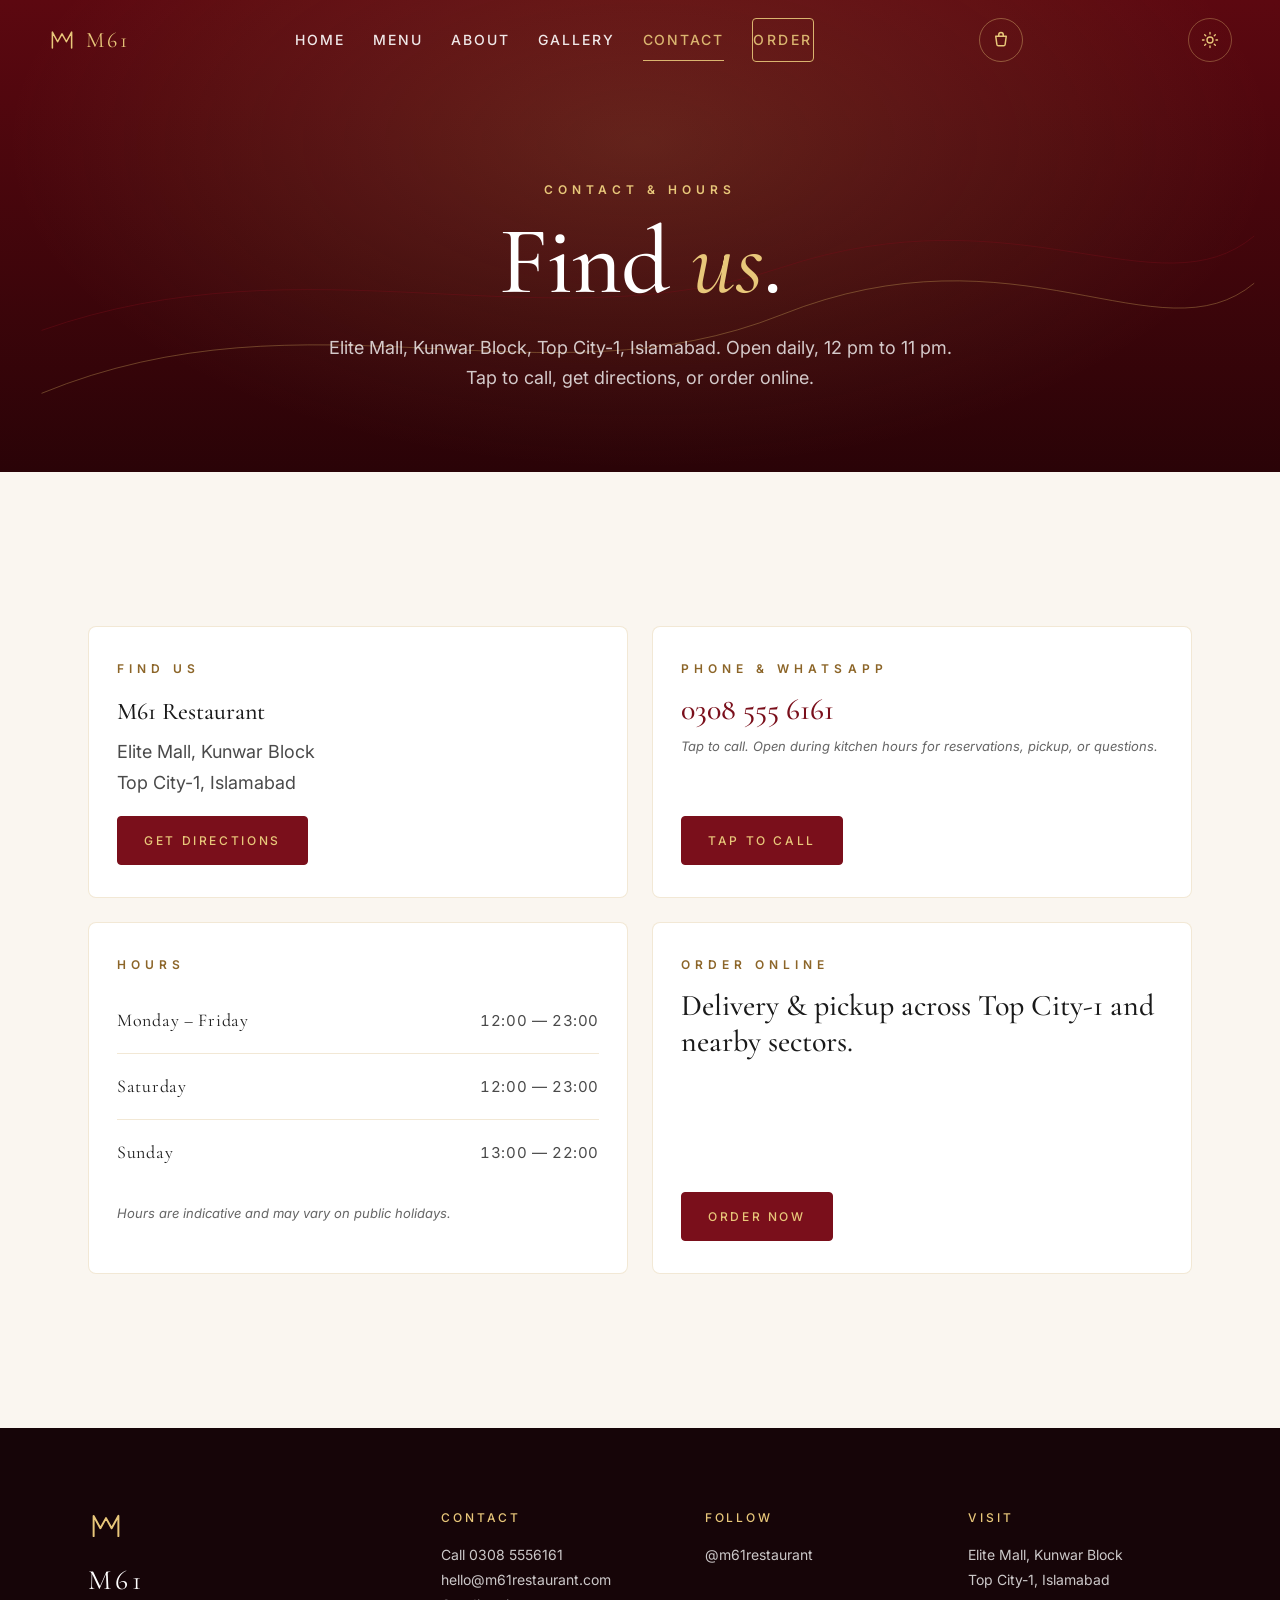
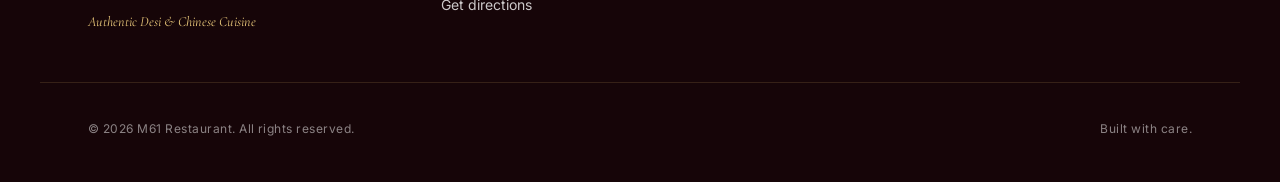
<file: contact.html>
<!doctype html>
<html lang="en" data-theme="light">
<head>
  <meta charset="utf-8" />
  <meta name="viewport" content="width=device-width,initial-scale=1,viewport-fit=cover" />
  <meta name="theme-color" content="#7A0F1B" />
  <title>Contact — M61 Restaurant · Elite Mall, Islamabad</title>
  <meta name="description" content="Find M61 Restaurant at Elite Mall, Kunwar Block, Top City-1, Islamabad. Phone 0308 555 6161. Open daily 12 pm – 11 pm. Tap to call, get directions, or order online." />
  <meta name="robots" content="index,follow" />

  <meta property="og:type" content="website" />
  <meta property="og:title" content="M61 — Contact & Hours" />
  <meta property="og:description" content="Find us at Elite Mall, Kunwar Block, Top City-1, Islamabad." />
  <meta property="og:image" content="assets/og-image.jpg" />
  <meta property="og:url" content="contact.html" />

  <link rel="canonical" href="contact.html" />
  <link rel="icon" type="image/svg+xml" href="data:image/svg+xml,%3Csvg xmlns='http://www.w3.org/2000/svg' viewBox='0 0 64 64'%3E%3Crect width='64' height='64' rx='12' fill='%237A0F1B'/%3E%3Cpath d='M14 46 V18 L24 36 L32 22 L40 36 L50 18 V46' fill='none' stroke='%23C9A35A' stroke-width='4' stroke-linejoin='round' stroke-linecap='round'/%3E%3C/svg%3E" />

  <link rel="preconnect" href="https://fonts.googleapis.com" />
  <link rel="preconnect" href="https://fonts.gstatic.com" crossorigin />
  <link rel="stylesheet" href="https://fonts.googleapis.com/css2?family=Cormorant+Garamond:wght@400;500;600&family=Inter:wght@300;400;500;600&display=swap" />
  <link rel="stylesheet" href="assets/style.css" />
  <link rel="stylesheet" href="assets/menu.css" />
  <link rel="stylesheet" href="assets/cart.css" />  <link rel="stylesheet" href="assets/ui.css" />
  <link rel="stylesheet" href="assets/theme.css" />
  <link rel="stylesheet" href="assets/motion.css" />
  <script>
    /* Restore the saved theme before first paint so it never flashes light. */
    (function () {
      try {
        var t = localStorage.getItem("m61:theme");
        document.documentElement.setAttribute("data-theme", t === "dark" ? "dark" : "light");
        var m = document.querySelector('meta[name="theme-color"]');
        if (m) m.setAttribute("content", t === "dark" ? "#120F0E" : "#7A0F1B");
      } catch (e) {
        document.documentElement.setAttribute("data-theme", "light");
      }
    })();
  </script>
</head>
<body data-page="contact">

  <svg class="bg-monogram" aria-hidden="true" viewBox="0 0 800 800" preserveAspectRatio="xMidYMid meet">
    <defs>
      <linearGradient id="monogramGold" x1="0" y1="0" x2="1" y2="1">
        <stop offset="0" stop-color="#E8C77A" stop-opacity=".9"/>
        <stop offset="1" stop-color="#8C6528" stop-opacity=".9"/>
      </linearGradient>
      <linearGradient id="monogramRed" x1="0" y1="0" x2="0" y2="1">
        <stop offset="0" stop-color="#9B1B2A" stop-opacity=".85"/>
        <stop offset="1" stop-color="#5C0810" stop-opacity=".85"/>
      </linearGradient>
    </defs>
    <path class="m-curve m-curve--a" d="M120,640 C120,260 320,180 400,360 C480,540 680,460 680,160" fill="none" stroke="url(#monogramGold)" stroke-width="3"/>
    <path class="m-curve m-curve--b" d="M680,640 C680,260 480,180 400,360 C320,540 120,460 120,160" fill="none" stroke="url(#monogramRed)" stroke-width="3"/>
  </svg>

  <header class="topbar">
    <a class="topbar__brand" href="index.html" aria-label="M61 Restaurant home">
      <svg class="topbar__mark" viewBox="0 0 64 64" aria-hidden="true">
        <path d="M10 50 V14 L22 36 L32 18 L42 36 L54 14 V50" fill="none" stroke="currentColor" stroke-width="3.5" stroke-linejoin="round" stroke-linecap="round"/>
      </svg>
      <span class="topbar__name">M61</span>
    </a>
    <nav class="topbar__nav" aria-label="Primary">
      <a href="index.html" data-nav="home">Home</a>
      <a href="menu.html" data-nav="menu">Menu</a>
      <a href="about.html" data-nav="about">About</a>
      <a href="gallery.html" data-nav="gallery">Gallery</a>
      <a href="contact.html" data-nav="contact">Contact</a>
      <a class="topbar__cta" href="menu.html">Order</a>
    </nav>
    <a class="topbar__cart" href="cart.html" aria-label="Cart">
      <svg viewBox="0 0 24 24" fill="none" stroke="currentColor" stroke-width="2" stroke-linecap="round" stroke-linejoin="round" aria-hidden="true">
        <path d="M5 7h14l-1.5 11a2 2 0 0 1-2 1.8H8.5a2 2 0 0 1-2-1.8L5 7z"/>
        <path d="M9 7V5a3 3 0 0 1 6 0v2"/>
      </svg>
      <span class="topbar__cart-count" data-cart-count>0</span>
    </a>
    <button class="theme-toggle" type="button" data-theme-toggle aria-pressed="false" aria-label="Switch to dark theme">
      <svg class="icon-sun" viewBox="0 0 24 24" aria-hidden="true"><circle cx="12" cy="12" r="4"/><path d="M12 2v2M12 20v2M4.9 4.9l1.4 1.4M17.7 17.7l1.4 1.4M2 12h2M20 12h2M4.9 19.1l1.4-1.4M17.7 6.3l1.4-1.4"/></svg>
      <svg class="icon-moon" viewBox="0 0 24 24" aria-hidden="true"><path d="M21 12.8A9 9 0 1 1 11.2 3a7 7 0 0 0 9.8 9.8z"/></svg>
    </button>
    <button class="topbar__menu" type="button" aria-label="Open menu" aria-expanded="false" aria-controls="drawer" data-menu-toggle>
      <span></span><span></span><span></span>
    </button>
  </header>

  <div class="drawer" id="drawer" hidden>
    <a href="index.html" data-nav="home">Home</a>
    <a href="menu.html" data-nav="menu">Menu</a>
    <a href="about.html" data-nav="about">About</a>
    <a href="gallery.html" data-nav="gallery">Gallery</a>
    <a href="contact.html" data-nav="contact">Contact</a>
    <a class="drawer__cart-link" href="cart.html">Cart <span data-cart-count>0</span></a>
    <button class="drawer__theme" type="button" data-theme-toggle>
      <svg class="icon-sun" viewBox="0 0 24 24" aria-hidden="true"><circle cx="12" cy="12" r="4"/><path d="M12 2v2M12 20v2M4.9 4.9l1.4 1.4M17.7 17.7l1.4 1.4M2 12h2M20 12h2M4.9 19.1l1.4-1.4M17.7 6.3l1.4-1.4"/></svg>
      <svg class="icon-moon" viewBox="0 0 24 24" aria-hidden="true"><path d="M21 12.8A9 9 0 1 1 11.2 3a7 7 0 0 0 9.8 9.8z"/></svg>
      <span data-theme-label>Dark mode</span>
    </button>
  </div>

  <main>
    <section class="page-hero">
      <div class="page-hero__bg" aria-hidden="true"></div>
      <div class="page-hero__inner">
        <p class="section__eyebrow">Contact &amp; Hours</p>
        <h1 class="page-hero__title">Find <em>us</em>.</h1>
        <p class="page-hero__lede">Elite Mall, Kunwar Block, Top City-1, Islamabad. Open daily, 12 pm to 11 pm. Tap to call, get directions, or order online.</p>
      </div>
    </section>

    <section class="section section--contact">
      <div class="section__inner">
        <div class="contact-grid">
          <article class="contact-card">
            <p class="section__eyebrow">Find us</p>
            <address class="contact-card__address">
              <strong>M61 Restaurant</strong>
              Elite Mall, Kunwar Block<br/>
              Top City-1, Islamabad
            </address>
            <div class="contact-card__actions">
              <a class="btn btn--primary" target="_blank" rel="noopener" href="https://www.google.com/maps/search/?api=1&query=Elite+Mall+Kunwar+Block+Top+City+Islamabad">Get directions</a>
            </div>
          </article>

          <article class="contact-card">
            <p class="section__eyebrow">Phone &amp; WhatsApp</p>
            <p class="contact-card__big"><a href="tel:+923085556161">0308 555 6161</a></p>
            <p class="contact-card__hint">Tap to call. Open during kitchen hours for reservations, pickup, or questions.</p>
            <div class="contact-card__actions">
              <a class="btn btn--primary" href="tel:+923085556161">Tap to call</a>
            </div>
          </article>

          <article class="contact-card">
            <p class="section__eyebrow">Hours</p>
            <ul class="hours hours--inline">
              <li><span>Monday – Friday</span><span>12:00 — 23:00</span></li>
              <li><span>Saturday</span><span>12:00 — 23:00</span></li>
              <li><span>Sunday</span><span>13:00 — 22:00</span></li>
            </ul>
            <p class="contact-card__hint">Hours are indicative and may vary on public holidays.</p>
          </article>

          <article class="contact-card contact-card--social">
            <p class="section__eyebrow">Order online</p>
            <p class="contact-card__big">Delivery &amp; pickup across Top City-1 and nearby sectors.</p>
            <div class="contact-card__actions">
              <a class="btn btn--primary" href="menu.html">Order now</a>
            </div>
          </article>
        </div>
      </div>
    </section>
  </main>

  <footer class="footer" id="contact">
    <div class="footer__inner">
      <div class="footer__brand">
        <svg class="footer__mark" viewBox="0 0 64 64" aria-hidden="true">
          <path d="M10 50 V14 L22 36 L32 18 L42 36 L54 14 V50" fill="none" stroke="currentColor" stroke-width="3.5" stroke-linejoin="round" stroke-linecap="round"/>
        </svg>
        <p class="footer__name">M61</p>
        <p class="footer__tag">Authentic Desi &amp; Chinese Cuisine</p>
      </div>
      <div class="footer__col">
        <h4>Contact</h4>
        <a href="tel:+923085556161">Call 0308 5556161</a>
        <a href="mailto:hello@m61restaurant.com">hello@m61restaurant.com</a>
        <a target="_blank" rel="noopener" href="https://www.google.com/maps/search/?api=1&query=Elite+Mall+Kunwar+Block+Top+City+Islamabad">Get directions</a>
      </div>
      <div class="footer__col">
        <h4>Follow</h4>
        <a target="_blank" rel="noopener" href="https://www.instagram.com/m61restaurant">@m61restaurant</a>
      </div>
      <div class="footer__col">
        <h4>Visit</h4>
        <span>Elite Mall, Kunwar Block</span>
        <span>Top City-1, Islamabad</span>
      </div>
    </div>
    <div class="footer__bottom">
      <p>© <span id="year"></span> M61 Restaurant. All rights reserved.</p>
      <p>Built with care.</p>
    </div>
  </footer>

  <script src="assets/main.js" defer></script>
  <script src="assets/cart.js" defer></script>
  <script src="assets/motion.js" defer></script>
</body>
</html>
</file>
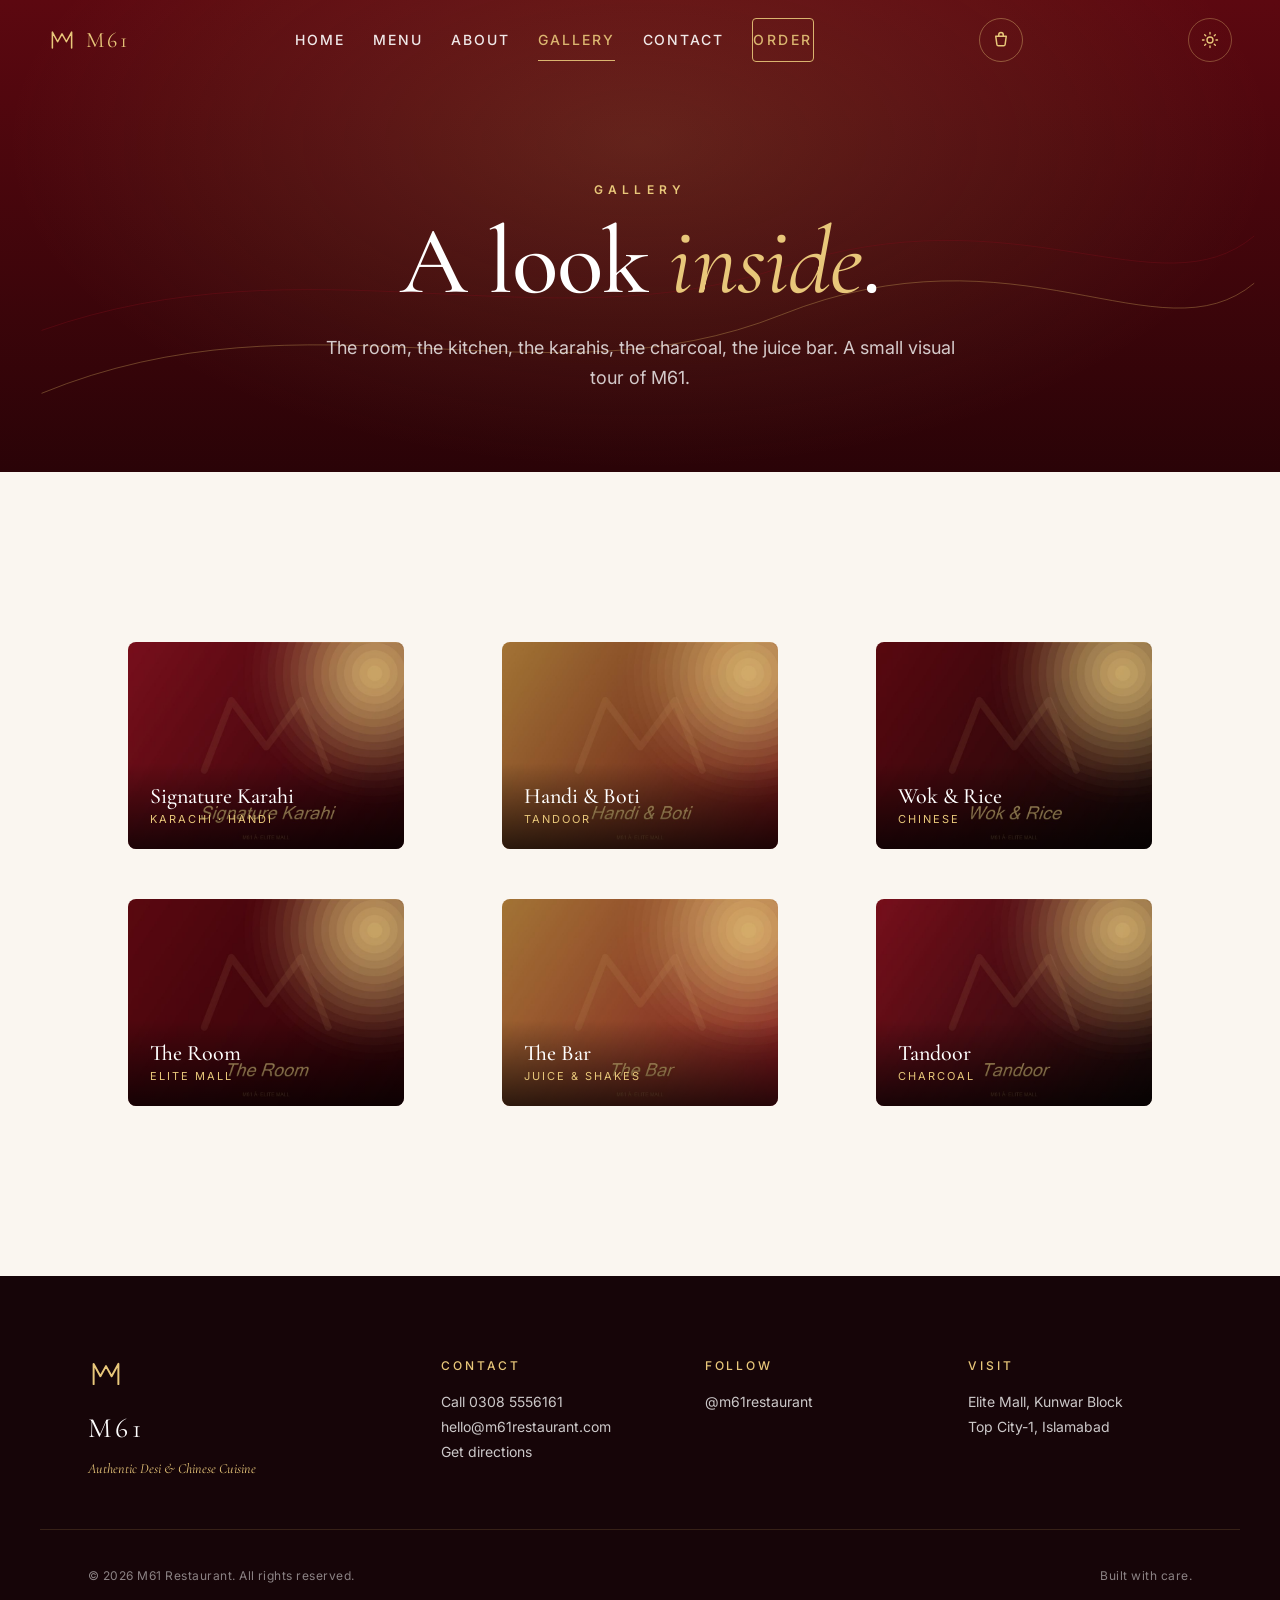
<file: gallery.html>
<!doctype html>
<html lang="en" data-theme="light">
<head>
  <meta charset="utf-8" />
  <meta name="viewport" content="width=device-width,initial-scale=1,viewport-fit=cover" />
  <meta name="theme-color" content="#7A0F1B" />
  <title>Gallery — M61 Restaurant</title>
  <meta name="description" content="A look inside M61 — the dining room, the kitchen, the karahis, the juice bar. Photos from Elite Mall, Top City-1, Islamabad." />
  <meta name="robots" content="index,follow" />

  <meta property="og:type" content="website" />
  <meta property="og:title" content="M61 — Gallery" />
  <meta property="og:description" content="A look inside M61 — the dining room, the kitchen, the karahis." />
  <meta property="og:image" content="assets/og-image.jpg" />
  <meta property="og:url" content="gallery.html" />

  <link rel="canonical" href="gallery.html" />
  <link rel="icon" type="image/svg+xml" href="data:image/svg+xml,%3Csvg xmlns='http://www.w3.org/2000/svg' viewBox='0 0 64 64'%3E%3Crect width='64' height='64' rx='12' fill='%237A0F1B'/%3E%3Cpath d='M14 46 V18 L24 36 L32 22 L40 36 L50 18 V46' fill='none' stroke='%23C9A35A' stroke-width='4' stroke-linejoin='round' stroke-linecap='round'/%3E%3C/svg%3E" />

  <link rel="preconnect" href="https://fonts.googleapis.com" />
  <link rel="preconnect" href="https://fonts.gstatic.com" crossorigin />
  <link rel="stylesheet" href="https://fonts.googleapis.com/css2?family=Cormorant+Garamond:wght@400;500;600&family=Inter:wght@300;400;500;600&display=swap" />
  <link rel="stylesheet" href="assets/style.css" />
  <link rel="stylesheet" href="assets/menu.css" />
  <link rel="stylesheet" href="assets/cart.css" />  <link rel="stylesheet" href="assets/ui.css" />
  <link rel="stylesheet" href="assets/theme.css" />
  <link rel="stylesheet" href="assets/motion.css" />
  <script>
    /* Restore the saved theme before first paint so it never flashes light. */
    (function () {
      try {
        var t = localStorage.getItem("m61:theme");
        document.documentElement.setAttribute("data-theme", t === "dark" ? "dark" : "light");
        var m = document.querySelector('meta[name="theme-color"]');
        if (m) m.setAttribute("content", t === "dark" ? "#120F0E" : "#7A0F1B");
      } catch (e) {
        document.documentElement.setAttribute("data-theme", "light");
      }
    })();
  </script>
</head>
<body data-page="gallery">

  <svg class="bg-monogram" aria-hidden="true" viewBox="0 0 800 800" preserveAspectRatio="xMidYMid meet">
    <defs>
      <linearGradient id="monogramGold" x1="0" y1="0" x2="1" y2="1">
        <stop offset="0" stop-color="#E8C77A" stop-opacity=".9"/>
        <stop offset="1" stop-color="#8C6528" stop-opacity=".9"/>
      </linearGradient>
      <linearGradient id="monogramRed" x1="0" y1="0" x2="0" y2="1">
        <stop offset="0" stop-color="#9B1B2A" stop-opacity=".85"/>
        <stop offset="1" stop-color="#5C0810" stop-opacity=".85"/>
      </linearGradient>
    </defs>
    <path class="m-curve m-curve--a" d="M120,640 C120,260 320,180 400,360 C480,540 680,460 680,160" fill="none" stroke="url(#monogramGold)" stroke-width="3"/>
    <path class="m-curve m-curve--b" d="M680,640 C680,260 480,180 400,360 C320,540 120,460 120,160" fill="none" stroke="url(#monogramRed)" stroke-width="3"/>
  </svg>

  <header class="topbar">
    <a class="topbar__brand" href="index.html" aria-label="M61 Restaurant home">
      <svg class="topbar__mark" viewBox="0 0 64 64" aria-hidden="true">
        <path d="M10 50 V14 L22 36 L32 18 L42 36 L54 14 V50" fill="none" stroke="currentColor" stroke-width="3.5" stroke-linejoin="round" stroke-linecap="round"/>
      </svg>
      <span class="topbar__name">M61</span>
    </a>
    <nav class="topbar__nav" aria-label="Primary">
      <a href="index.html" data-nav="home">Home</a>
      <a href="menu.html" data-nav="menu">Menu</a>
      <a href="about.html" data-nav="about">About</a>
      <a href="gallery.html" data-nav="gallery">Gallery</a>
      <a href="contact.html" data-nav="contact">Contact</a>
      <a class="topbar__cta" href="menu.html">Order</a>
    </nav>
    <a class="topbar__cart" href="cart.html" aria-label="Cart">
      <svg viewBox="0 0 24 24" fill="none" stroke="currentColor" stroke-width="2" stroke-linecap="round" stroke-linejoin="round" aria-hidden="true">
        <path d="M5 7h14l-1.5 11a2 2 0 0 1-2 1.8H8.5a2 2 0 0 1-2-1.8L5 7z"/>
        <path d="M9 7V5a3 3 0 0 1 6 0v2"/>
      </svg>
      <span class="topbar__cart-count" data-cart-count>0</span>
    </a>
    <button class="theme-toggle" type="button" data-theme-toggle aria-pressed="false" aria-label="Switch to dark theme">
      <svg class="icon-sun" viewBox="0 0 24 24" aria-hidden="true"><circle cx="12" cy="12" r="4"/><path d="M12 2v2M12 20v2M4.9 4.9l1.4 1.4M17.7 17.7l1.4 1.4M2 12h2M20 12h2M4.9 19.1l1.4-1.4M17.7 6.3l1.4-1.4"/></svg>
      <svg class="icon-moon" viewBox="0 0 24 24" aria-hidden="true"><path d="M21 12.8A9 9 0 1 1 11.2 3a7 7 0 0 0 9.8 9.8z"/></svg>
    </button>
    <button class="topbar__menu" type="button" aria-label="Open menu" aria-expanded="false" aria-controls="drawer" data-menu-toggle>
      <span></span><span></span><span></span>
    </button>
  </header>

  <div class="drawer" id="drawer" hidden>
    <a href="index.html" data-nav="home">Home</a>
    <a href="menu.html" data-nav="menu">Menu</a>
    <a href="about.html" data-nav="about">About</a>
    <a href="gallery.html" data-nav="gallery">Gallery</a>
    <a href="contact.html" data-nav="contact">Contact</a>
    <a class="drawer__cart-link" href="cart.html">Cart <span data-cart-count>0</span></a>
    <button class="drawer__theme" type="button" data-theme-toggle>
      <svg class="icon-sun" viewBox="0 0 24 24" aria-hidden="true"><circle cx="12" cy="12" r="4"/><path d="M12 2v2M12 20v2M4.9 4.9l1.4 1.4M17.7 17.7l1.4 1.4M2 12h2M20 12h2M4.9 19.1l1.4-1.4M17.7 6.3l1.4-1.4"/></svg>
      <svg class="icon-moon" viewBox="0 0 24 24" aria-hidden="true"><path d="M21 12.8A9 9 0 1 1 11.2 3a7 7 0 0 0 9.8 9.8z"/></svg>
      <span data-theme-label>Dark mode</span>
    </button>
  </div>

  <main>
    <section class="page-hero">
      <div class="page-hero__bg" aria-hidden="true"></div>
      <div class="page-hero__inner">
        <p class="section__eyebrow">Gallery</p>
        <h1 class="page-hero__title">A look <em>inside</em>.</h1>
        <p class="page-hero__lede">The room, the kitchen, the karahis, the charcoal, the juice bar. A small visual tour of M61.</p>
      </div>
    </section>

    <section class="section section--gallery">
      <div class="section__inner">
        <div class="gallery-grid">
          <figure class="gallery-item">
            <img src="assets/gallery/gal-1.jpg" alt="Signature Karahi" loading="lazy" />
            <div class="gallery-item__overlay">
              <p class="gallery-item__name">Signature Karahi</p>
              <p class="gallery-item__cat">Karachi · Handi</p>
            </div>
          </figure>
          <figure class="gallery-item">
            <img src="assets/gallery/gal-2.jpg" alt="Handi & Boti" loading="lazy" />
            <div class="gallery-item__overlay">
              <p class="gallery-item__name">Handi &amp; Boti</p>
              <p class="gallery-item__cat">Tandoor</p>
            </div>
          </figure>
          <figure class="gallery-item">
            <img src="assets/gallery/gal-3.jpg" alt="Wok & Rice" loading="lazy" />
            <div class="gallery-item__overlay">
              <p class="gallery-item__name">Wok &amp; Rice</p>
              <p class="gallery-item__cat">Chinese</p>
            </div>
          </figure>
          <figure class="gallery-item">
            <img src="assets/gallery/gal-4.jpg" alt="The Room" loading="lazy" />
            <div class="gallery-item__overlay">
              <p class="gallery-item__name">The Room</p>
              <p class="gallery-item__cat">Elite Mall</p>
            </div>
          </figure>
          <figure class="gallery-item">
            <img src="assets/gallery/gal-5.jpg" alt="The Bar" loading="lazy" />
            <div class="gallery-item__overlay">
              <p class="gallery-item__name">The Bar</p>
              <p class="gallery-item__cat">Juice &amp; Shakes</p>
            </div>
          </figure>
          <figure class="gallery-item">
            <img src="assets/gallery/gal-6.jpg" alt="Tandoor" loading="lazy" />
            <div class="gallery-item__overlay">
              <p class="gallery-item__name">Tandoor</p>
              <p class="gallery-item__cat">Charcoal</p>
            </div>
          </figure>
        </div>
      </div>
    </section>
  </main>

  <footer class="footer" id="contact">
    <div class="footer__inner">
      <div class="footer__brand">
        <svg class="footer__mark" viewBox="0 0 64 64" aria-hidden="true">
          <path d="M10 50 V14 L22 36 L32 18 L42 36 L54 14 V50" fill="none" stroke="currentColor" stroke-width="3.5" stroke-linejoin="round" stroke-linecap="round"/>
        </svg>
        <p class="footer__name">M61</p>
        <p class="footer__tag">Authentic Desi &amp; Chinese Cuisine</p>
      </div>
      <div class="footer__col">
        <h4>Contact</h4>
        <a href="tel:+923085556161">Call 0308 5556161</a>
        <a href="mailto:hello@m61restaurant.com">hello@m61restaurant.com</a>
        <a target="_blank" rel="noopener" href="https://www.google.com/maps/search/?api=1&query=Elite+Mall+Kunwar+Block+Top+City+Islamabad">Get directions</a>
      </div>
      <div class="footer__col">
        <h4>Follow</h4>
        <a target="_blank" rel="noopener" href="https://www.instagram.com/m61restaurant">@m61restaurant</a>
      </div>
      <div class="footer__col">
        <h4>Visit</h4>
        <span>Elite Mall, Kunwar Block</span>
        <span>Top City-1, Islamabad</span>
      </div>
    </div>
    <div class="footer__bottom">
      <p>© <span id="year"></span> M61 Restaurant. All rights reserved.</p>
      <p>Built with care.</p>
    </div>
  </footer>

  <script src="assets/main.js" defer></script>
  <script src="assets/cart.js" defer></script>
  <script src="assets/motion.js" defer></script>
</body>
</html>
</file>
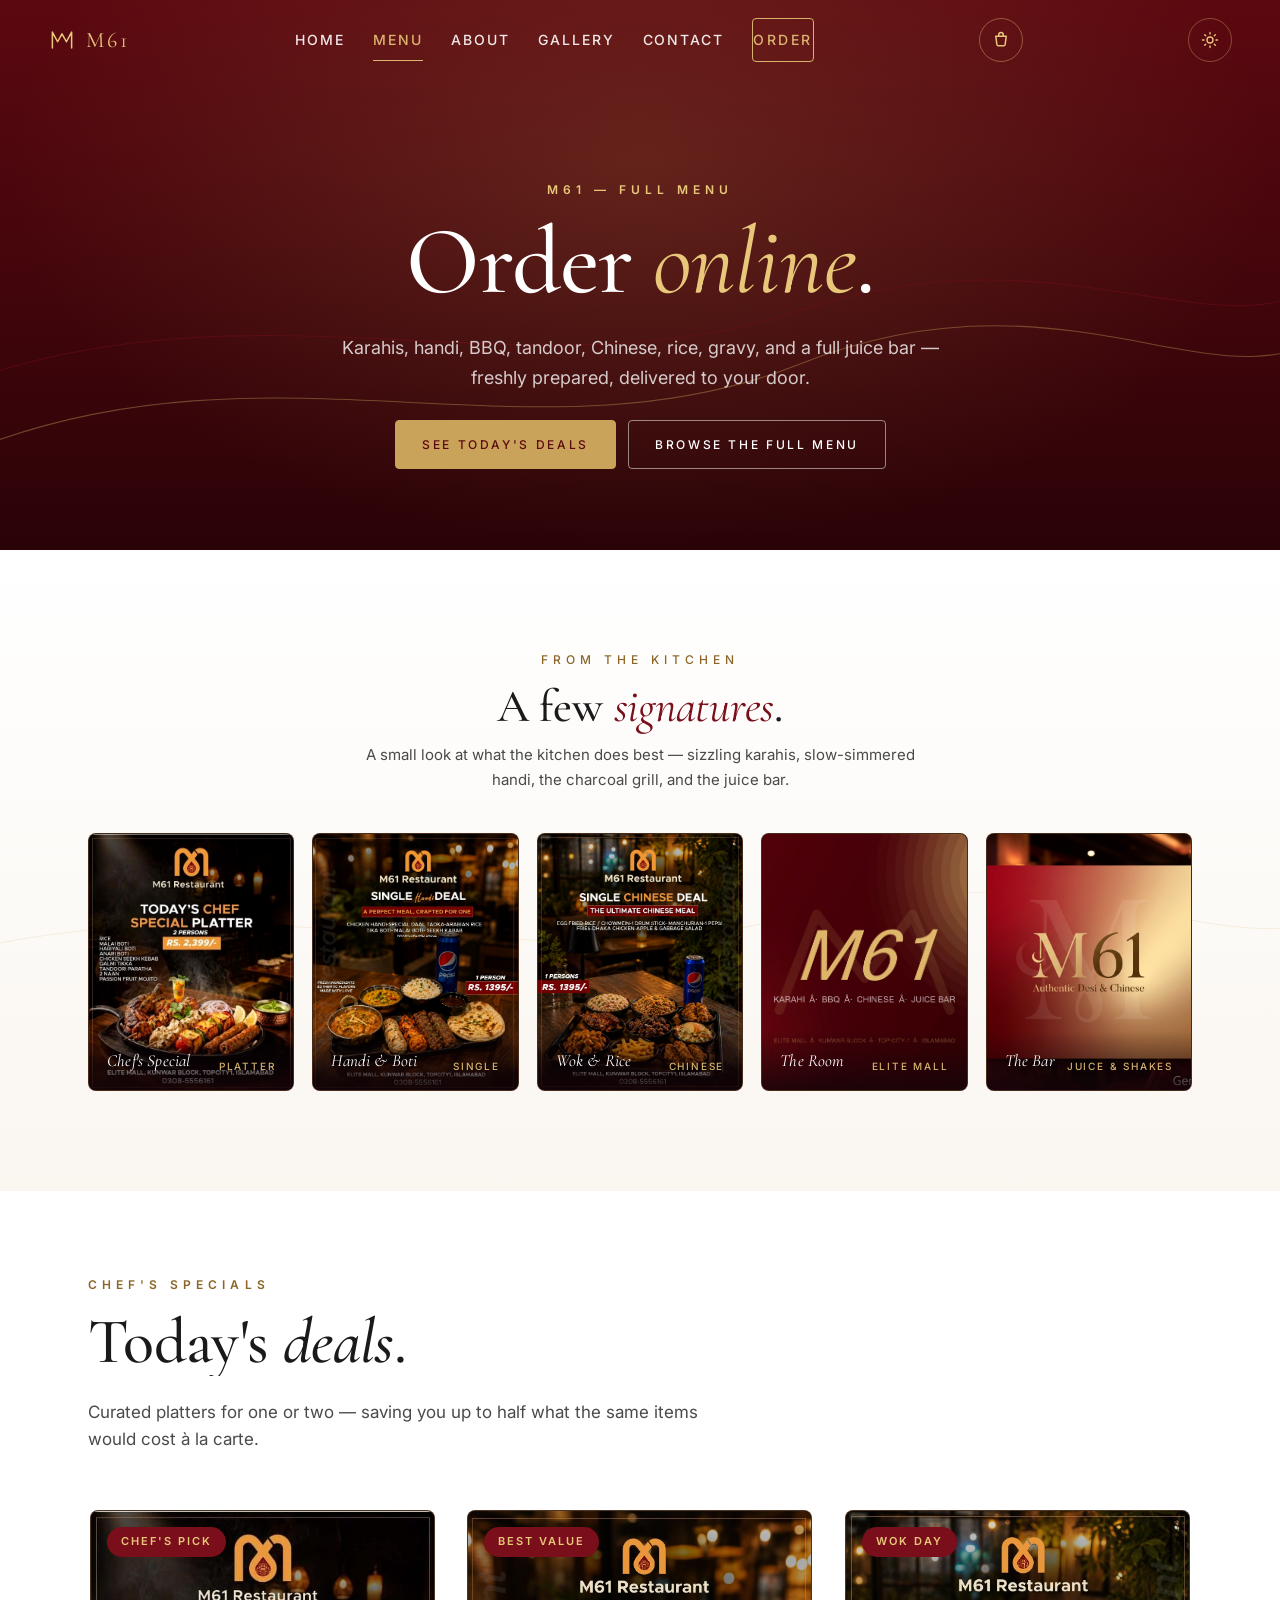
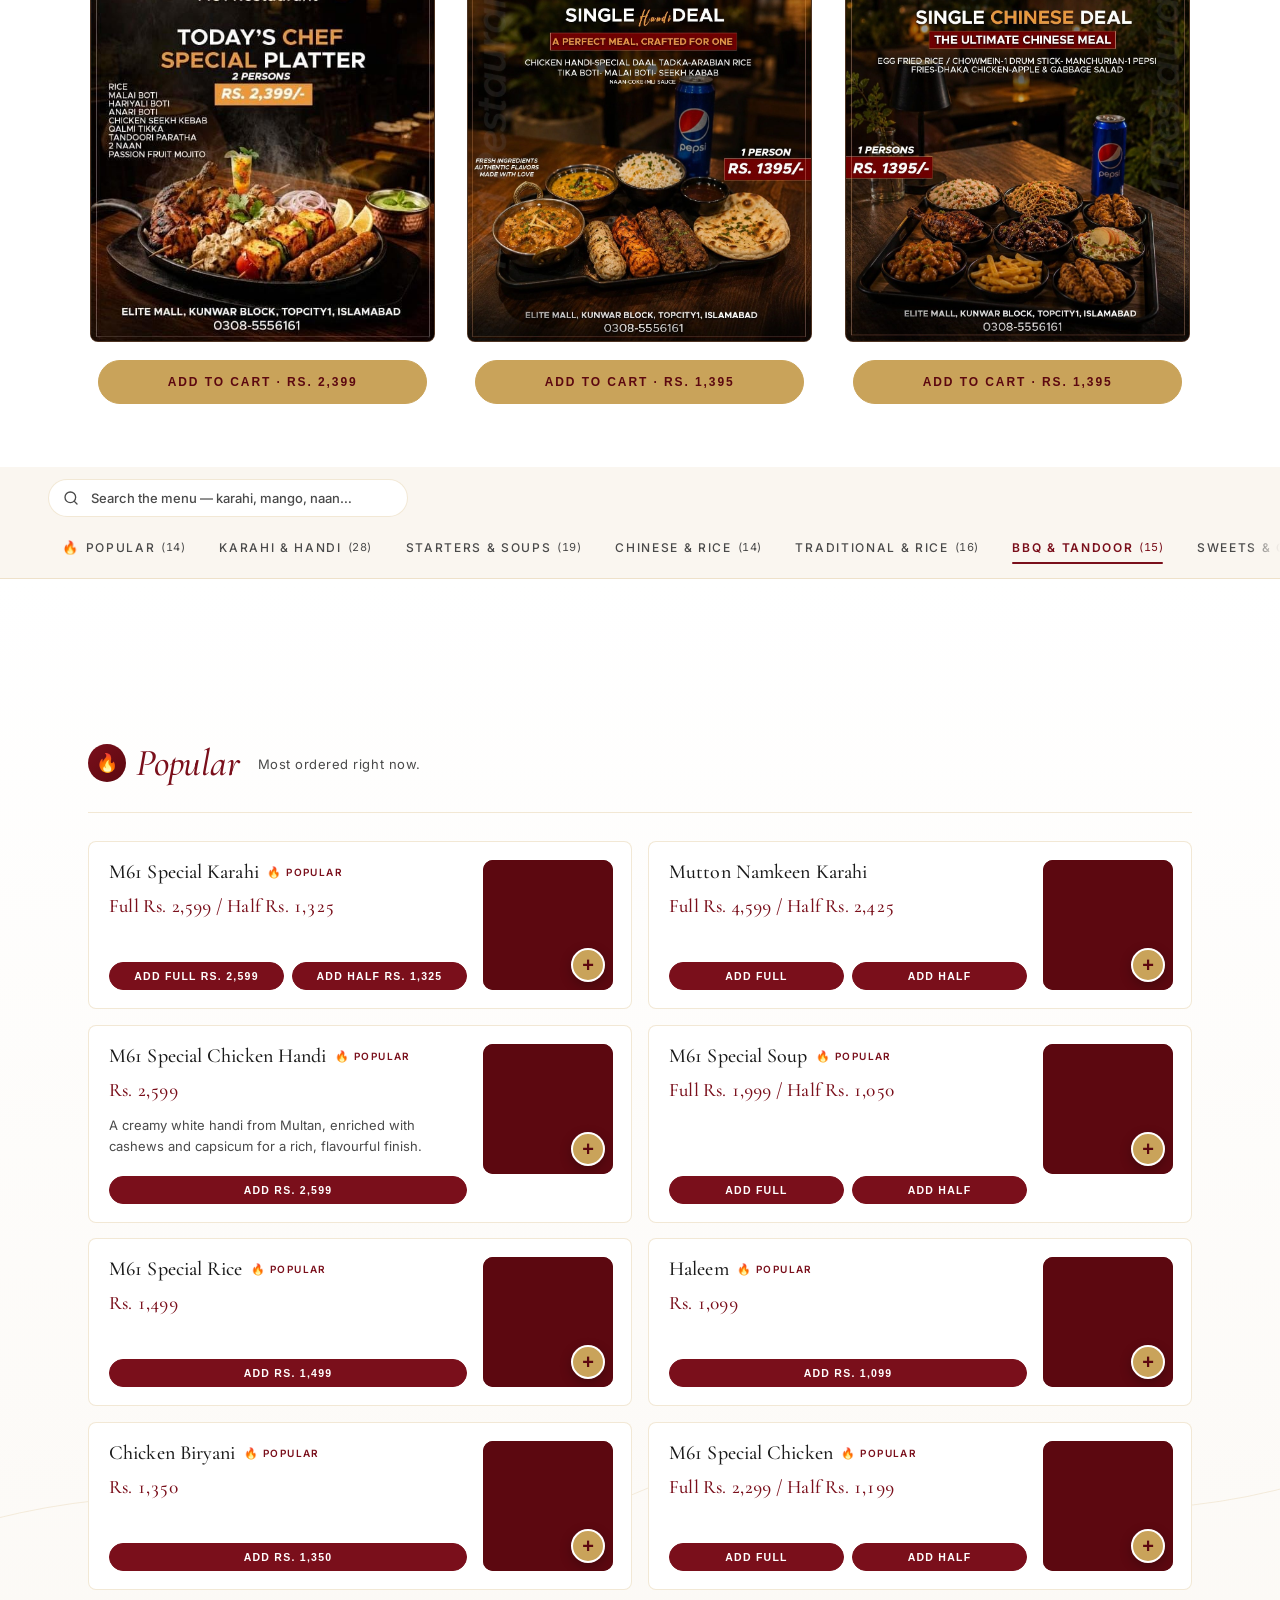
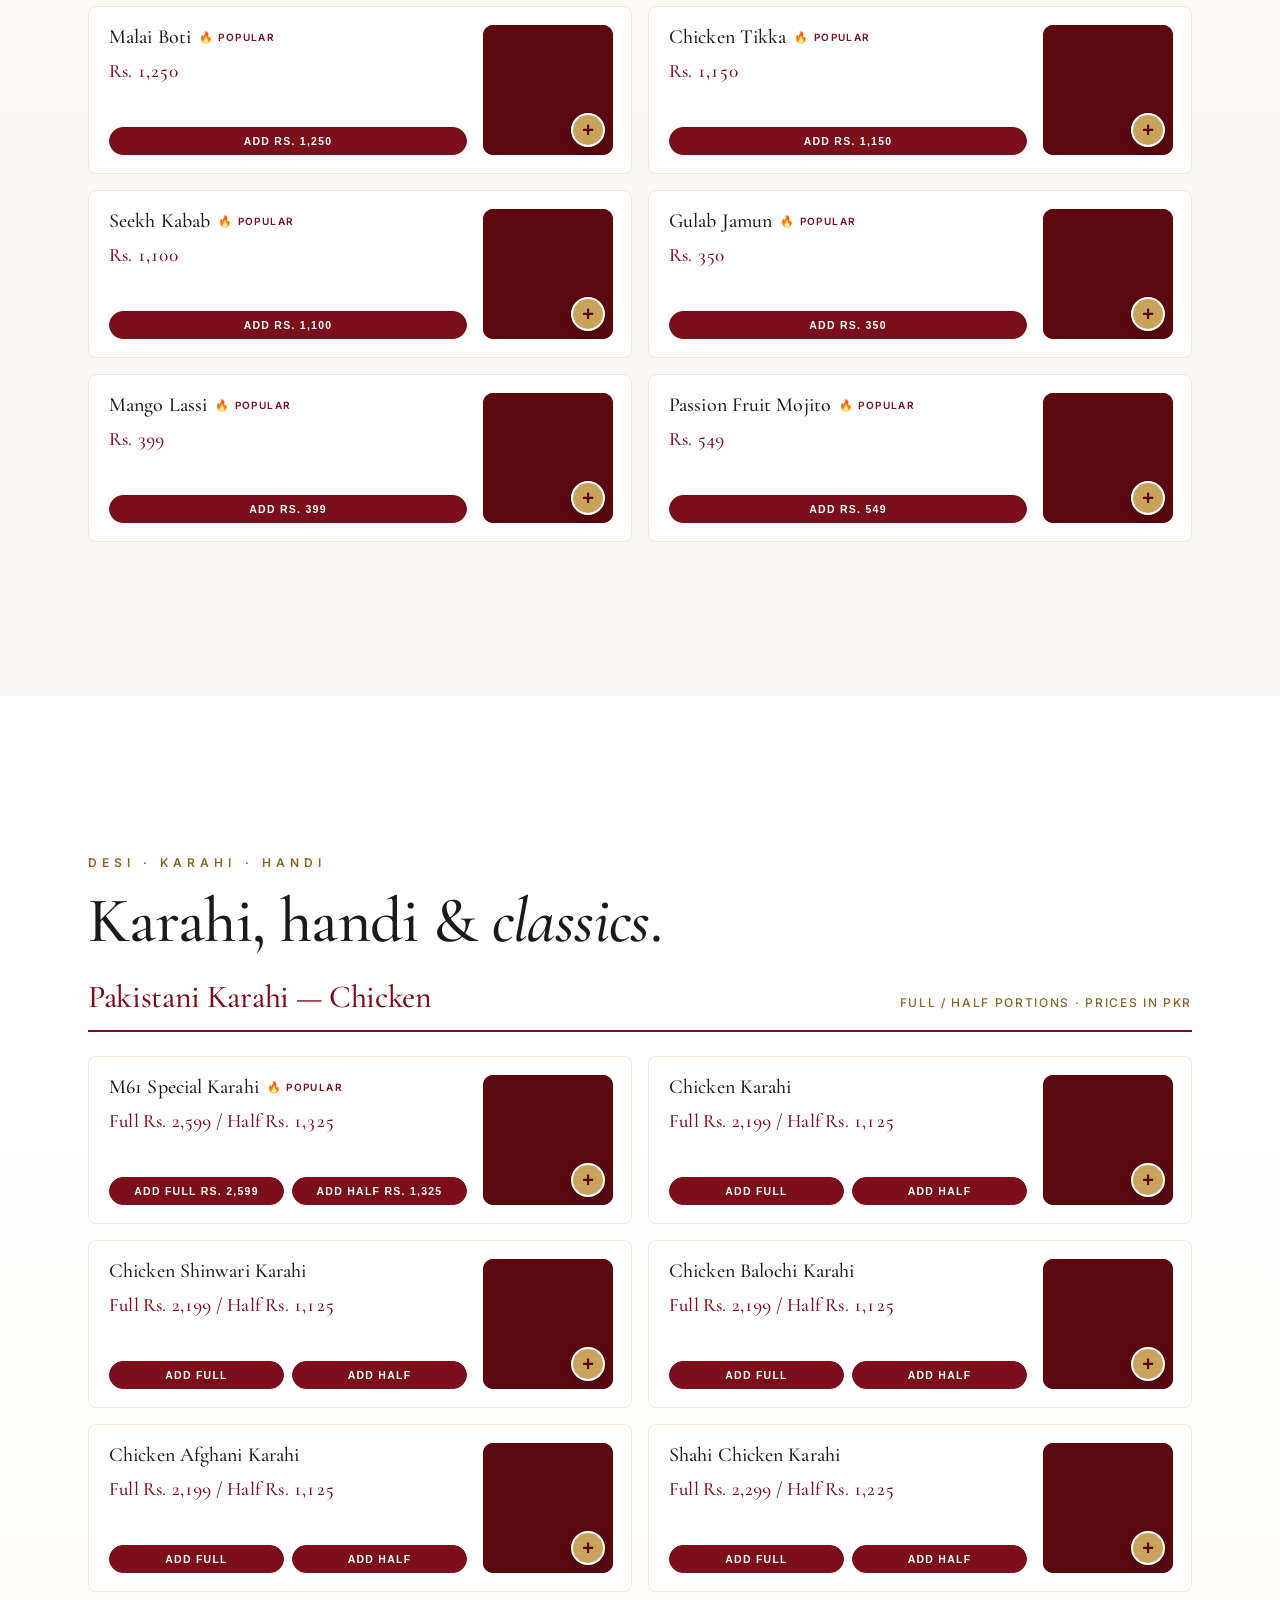
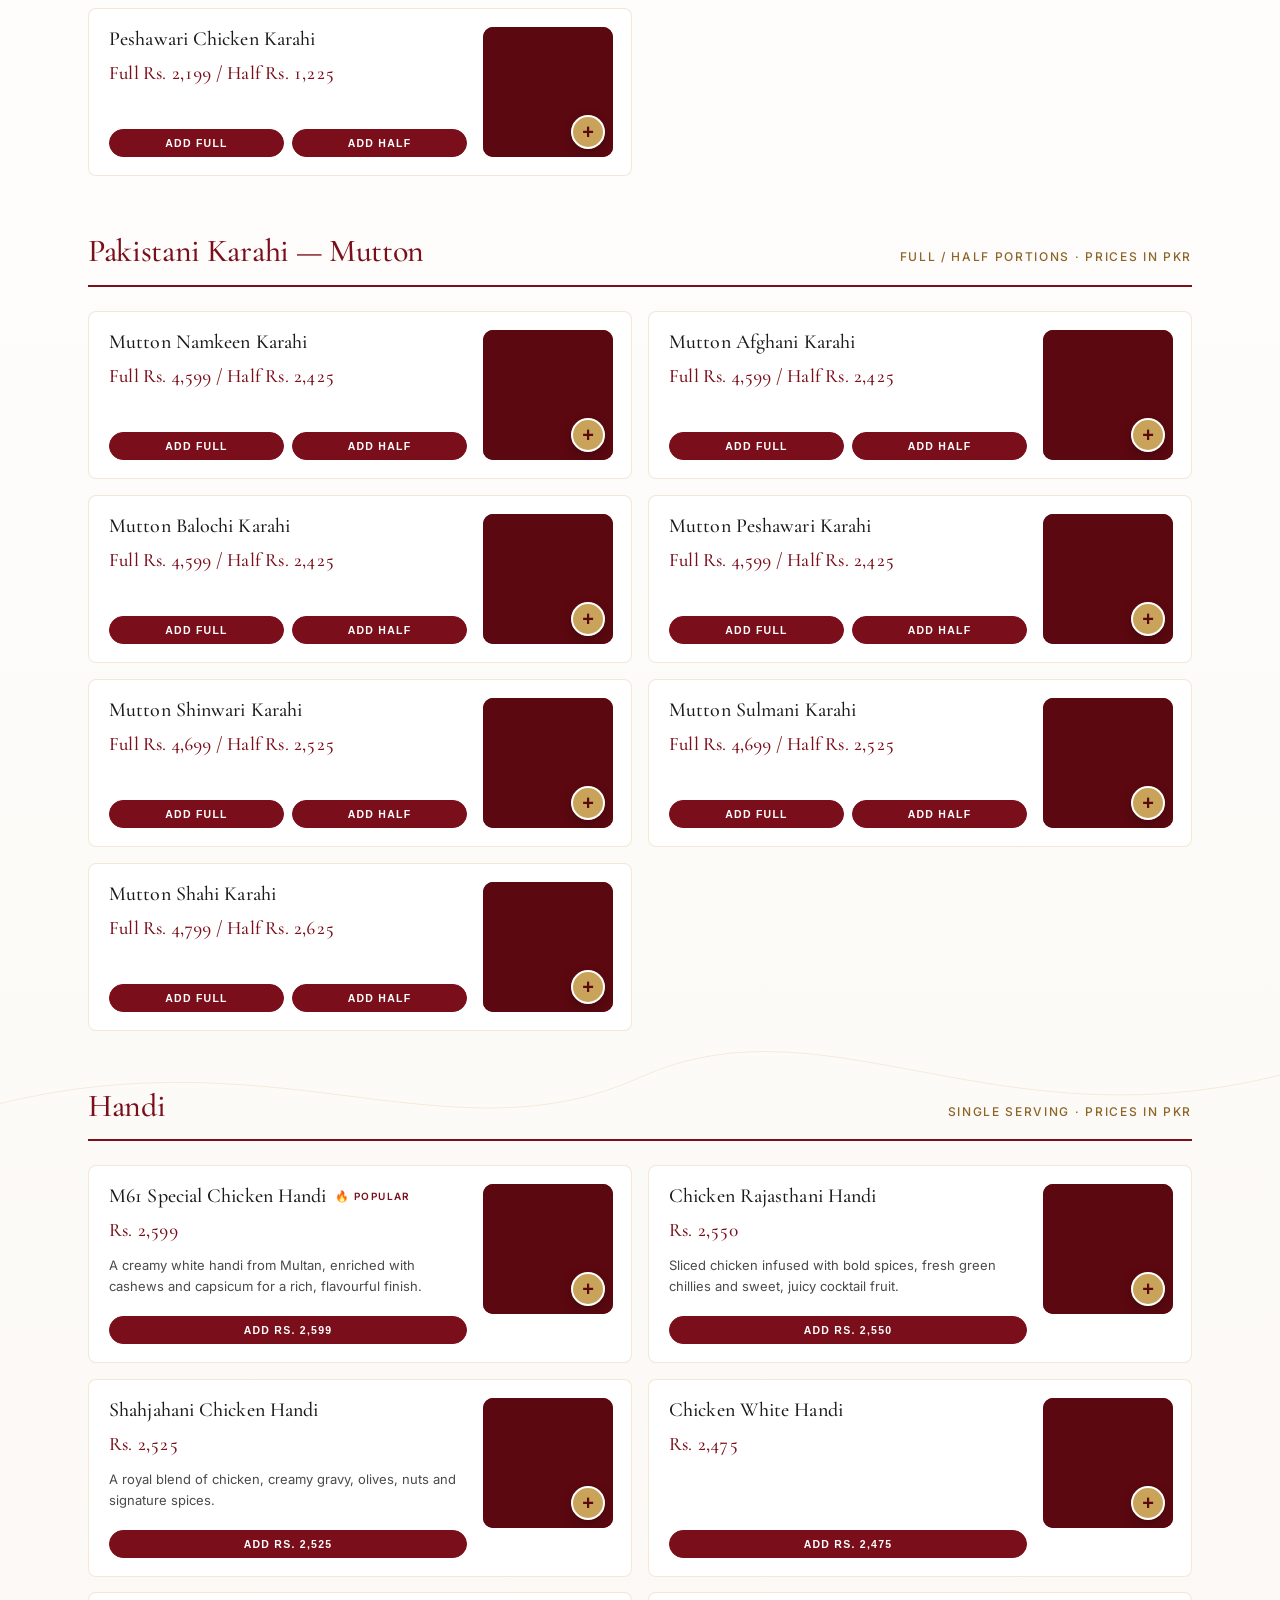
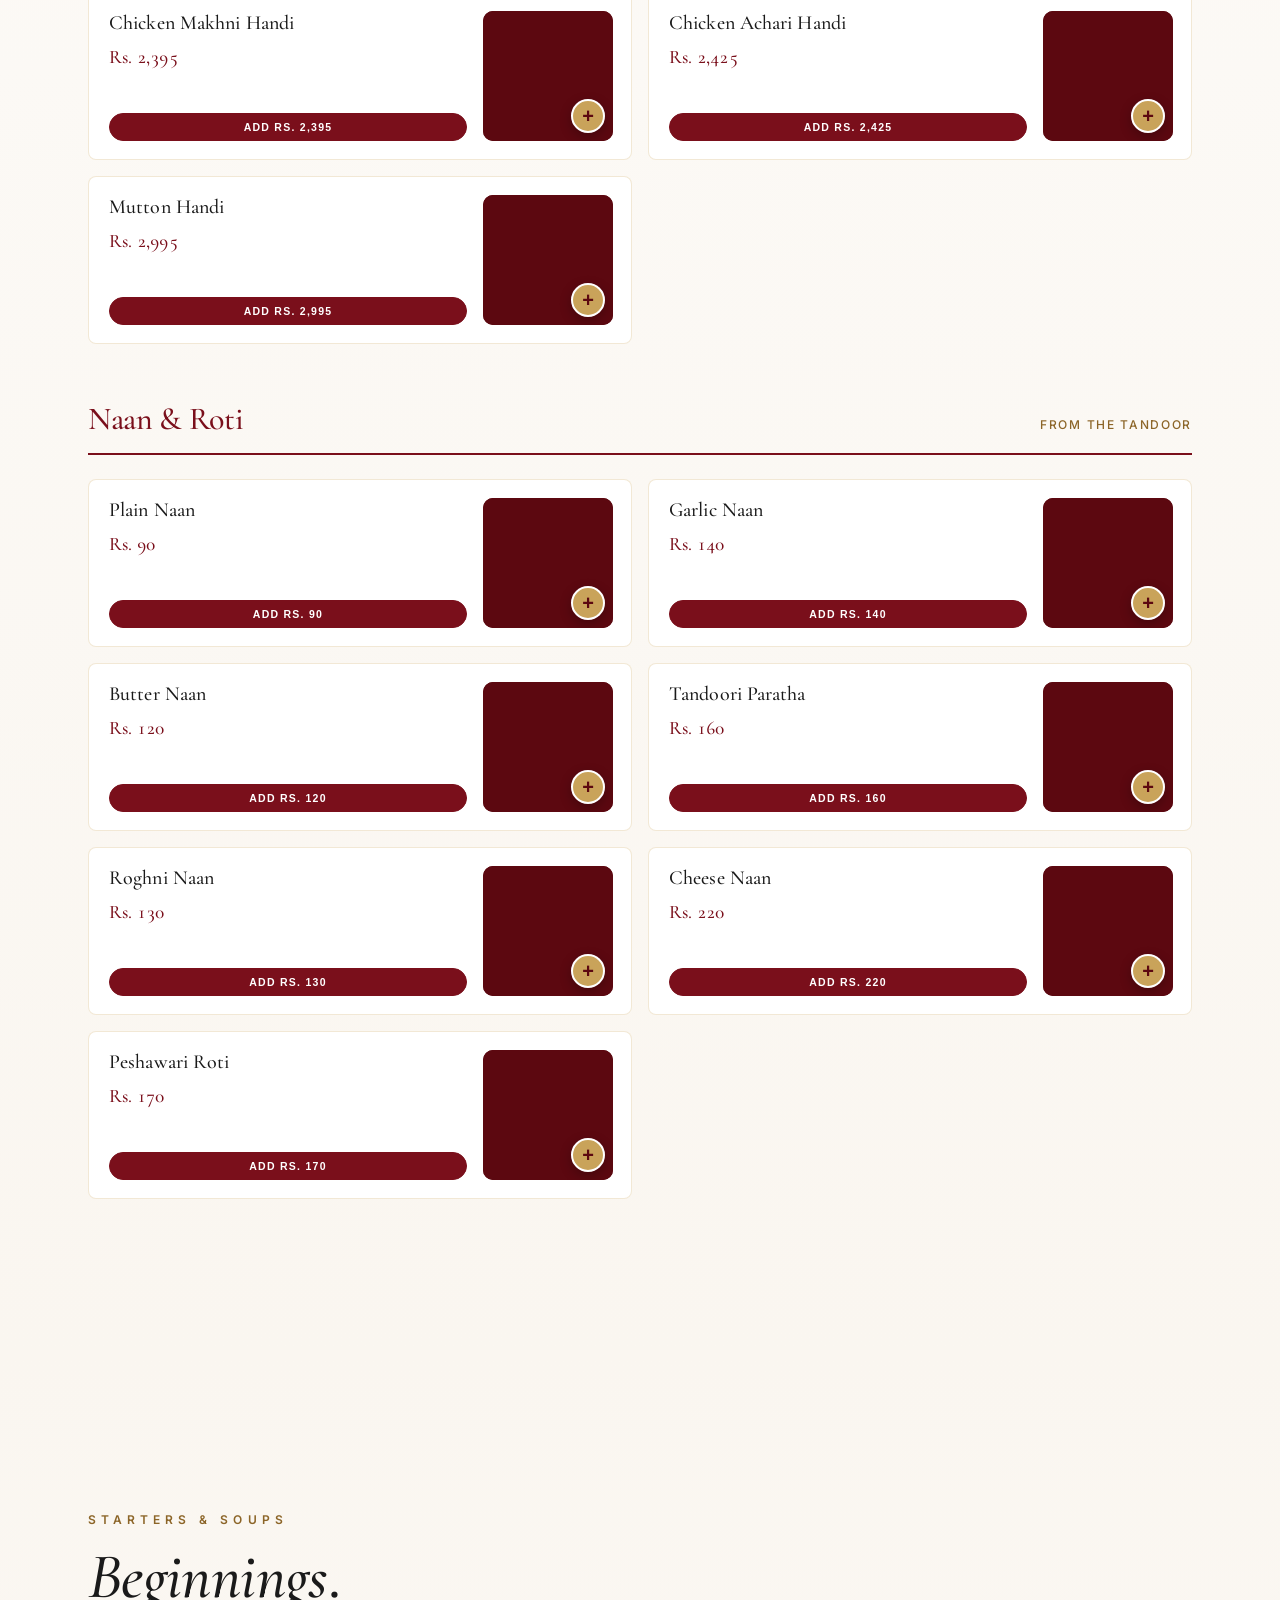
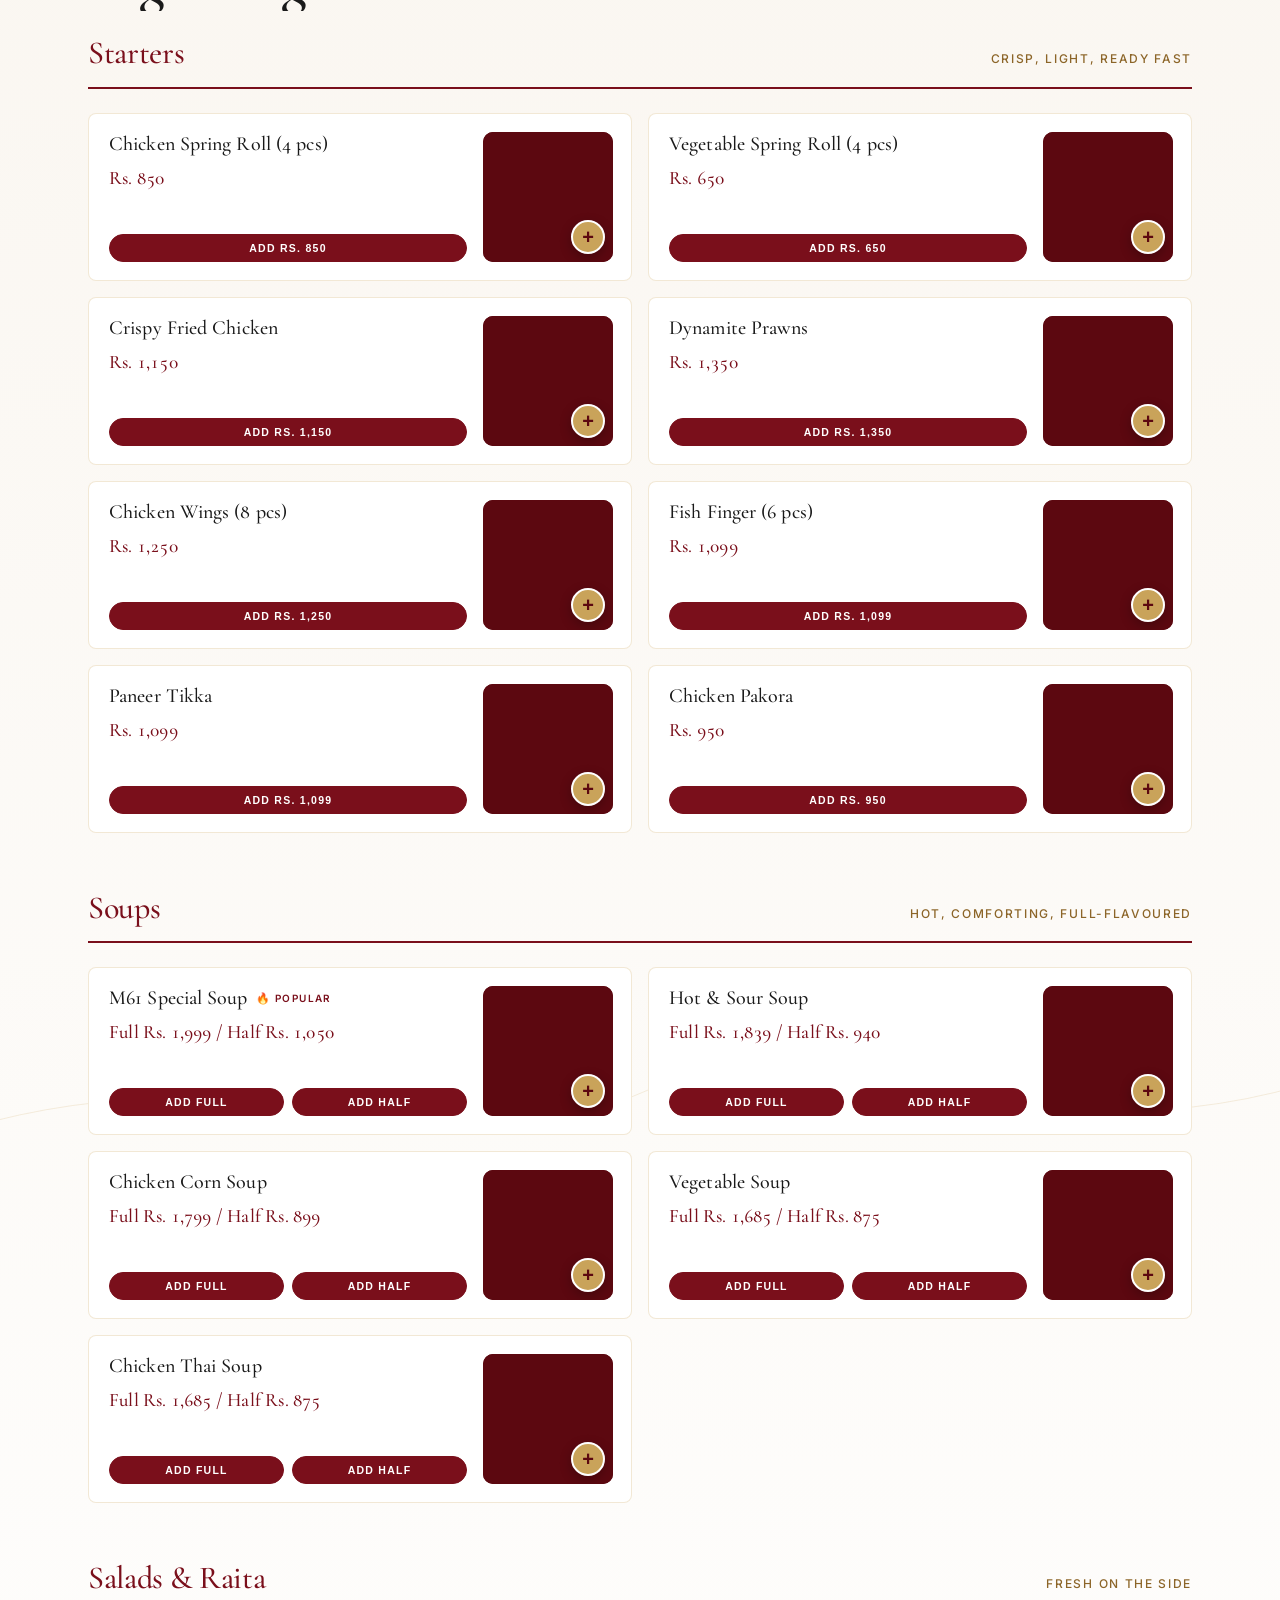
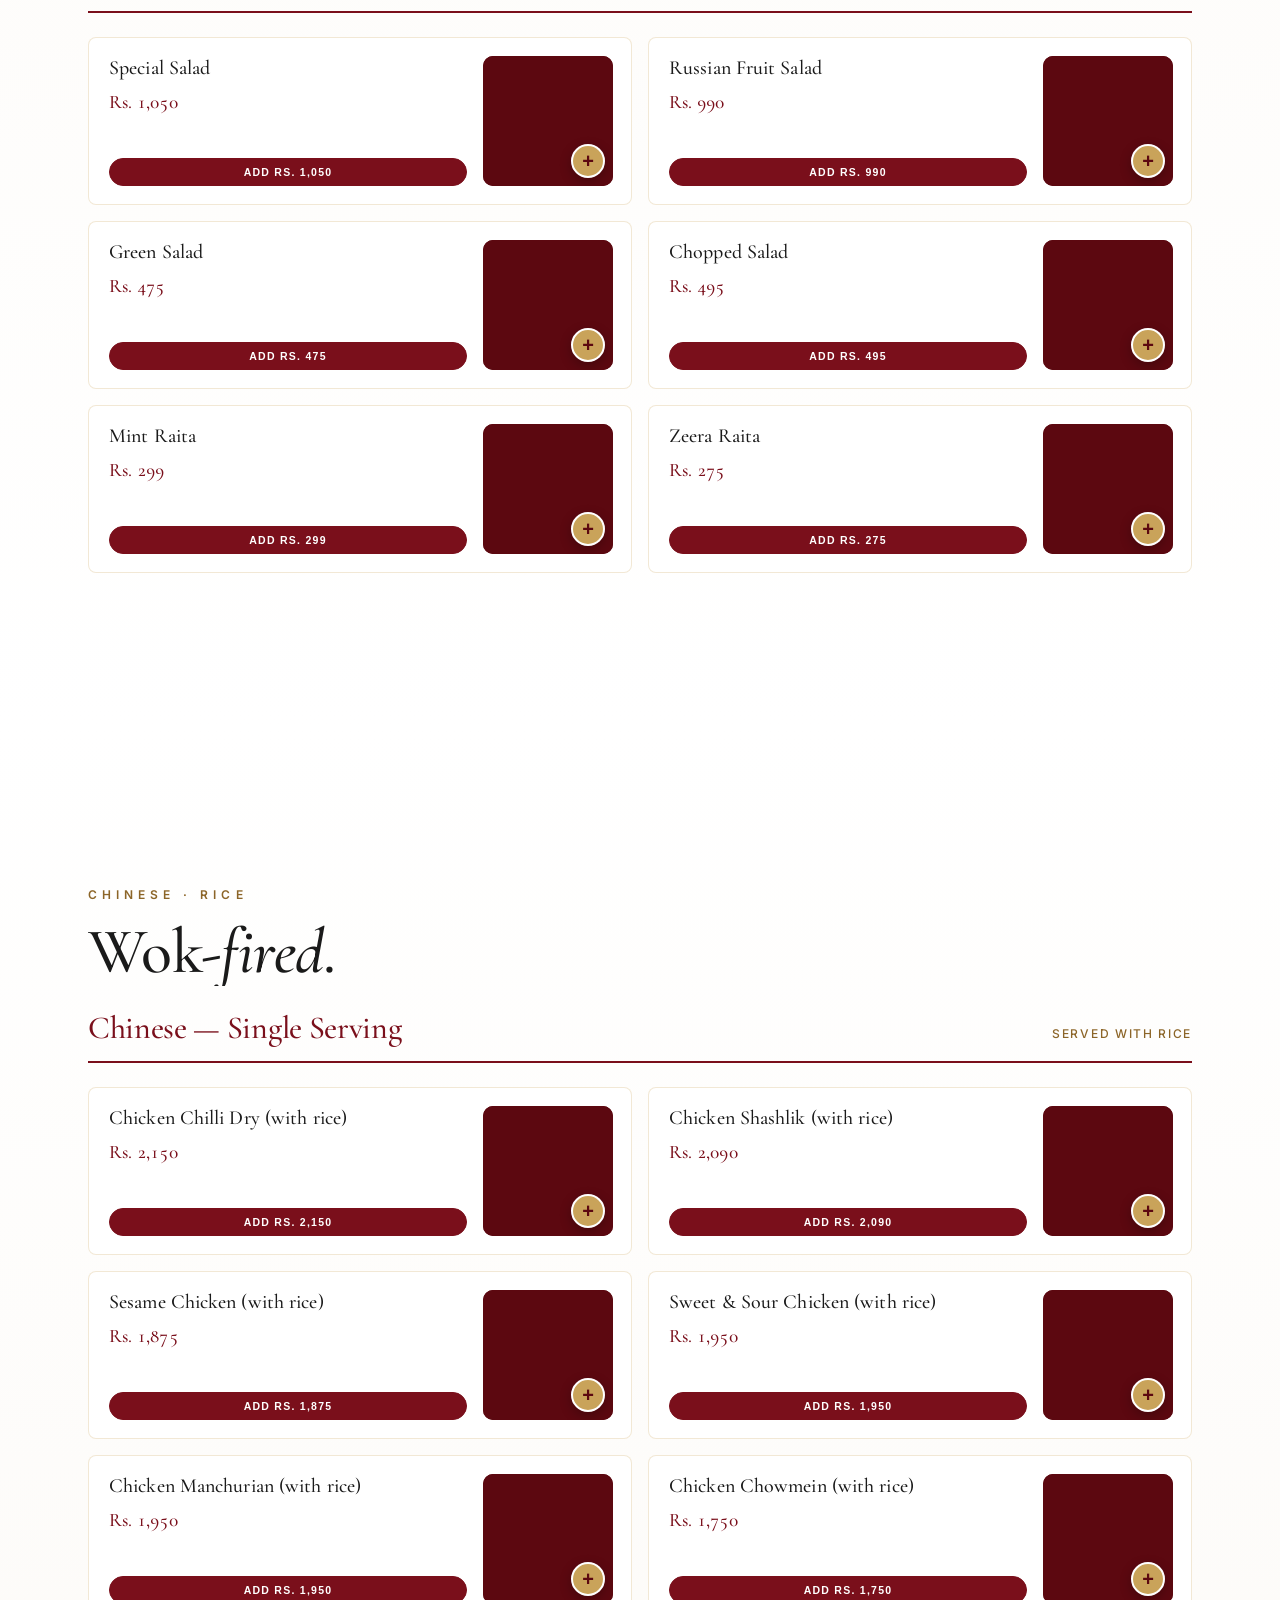
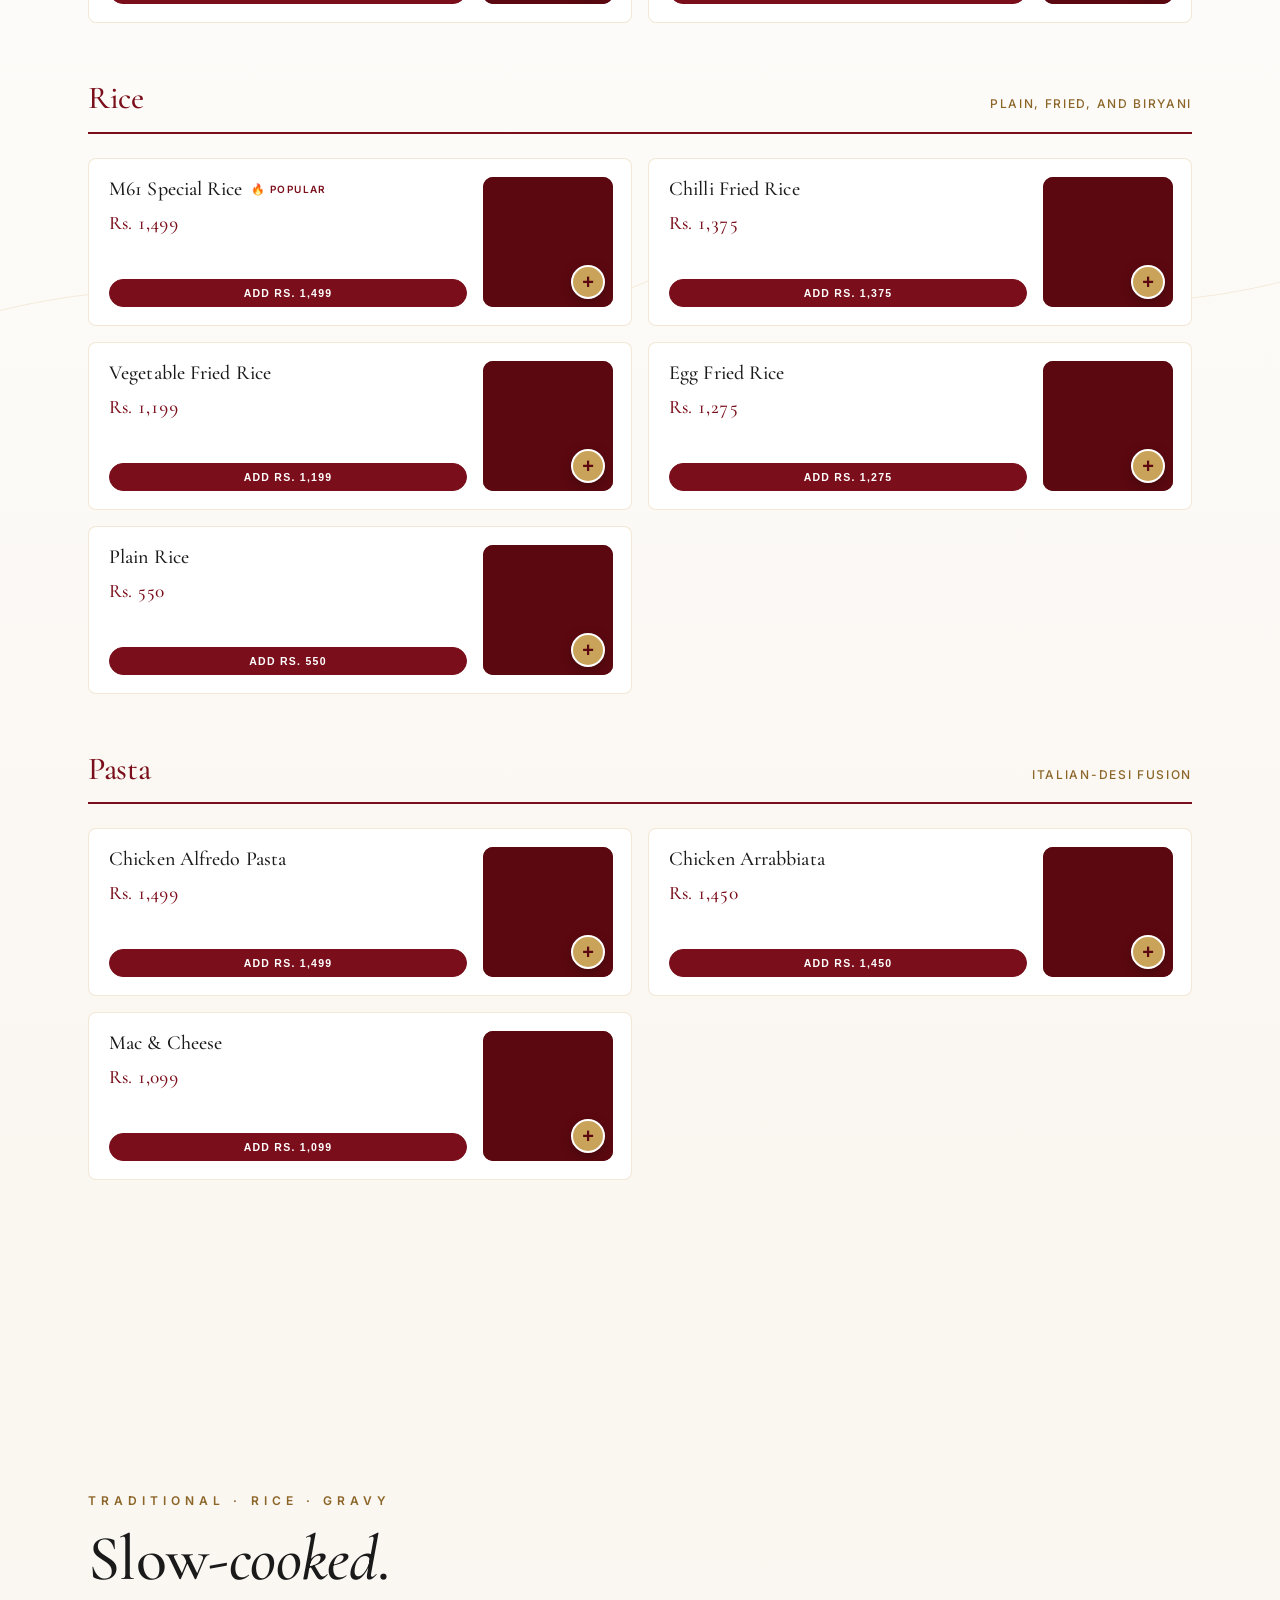
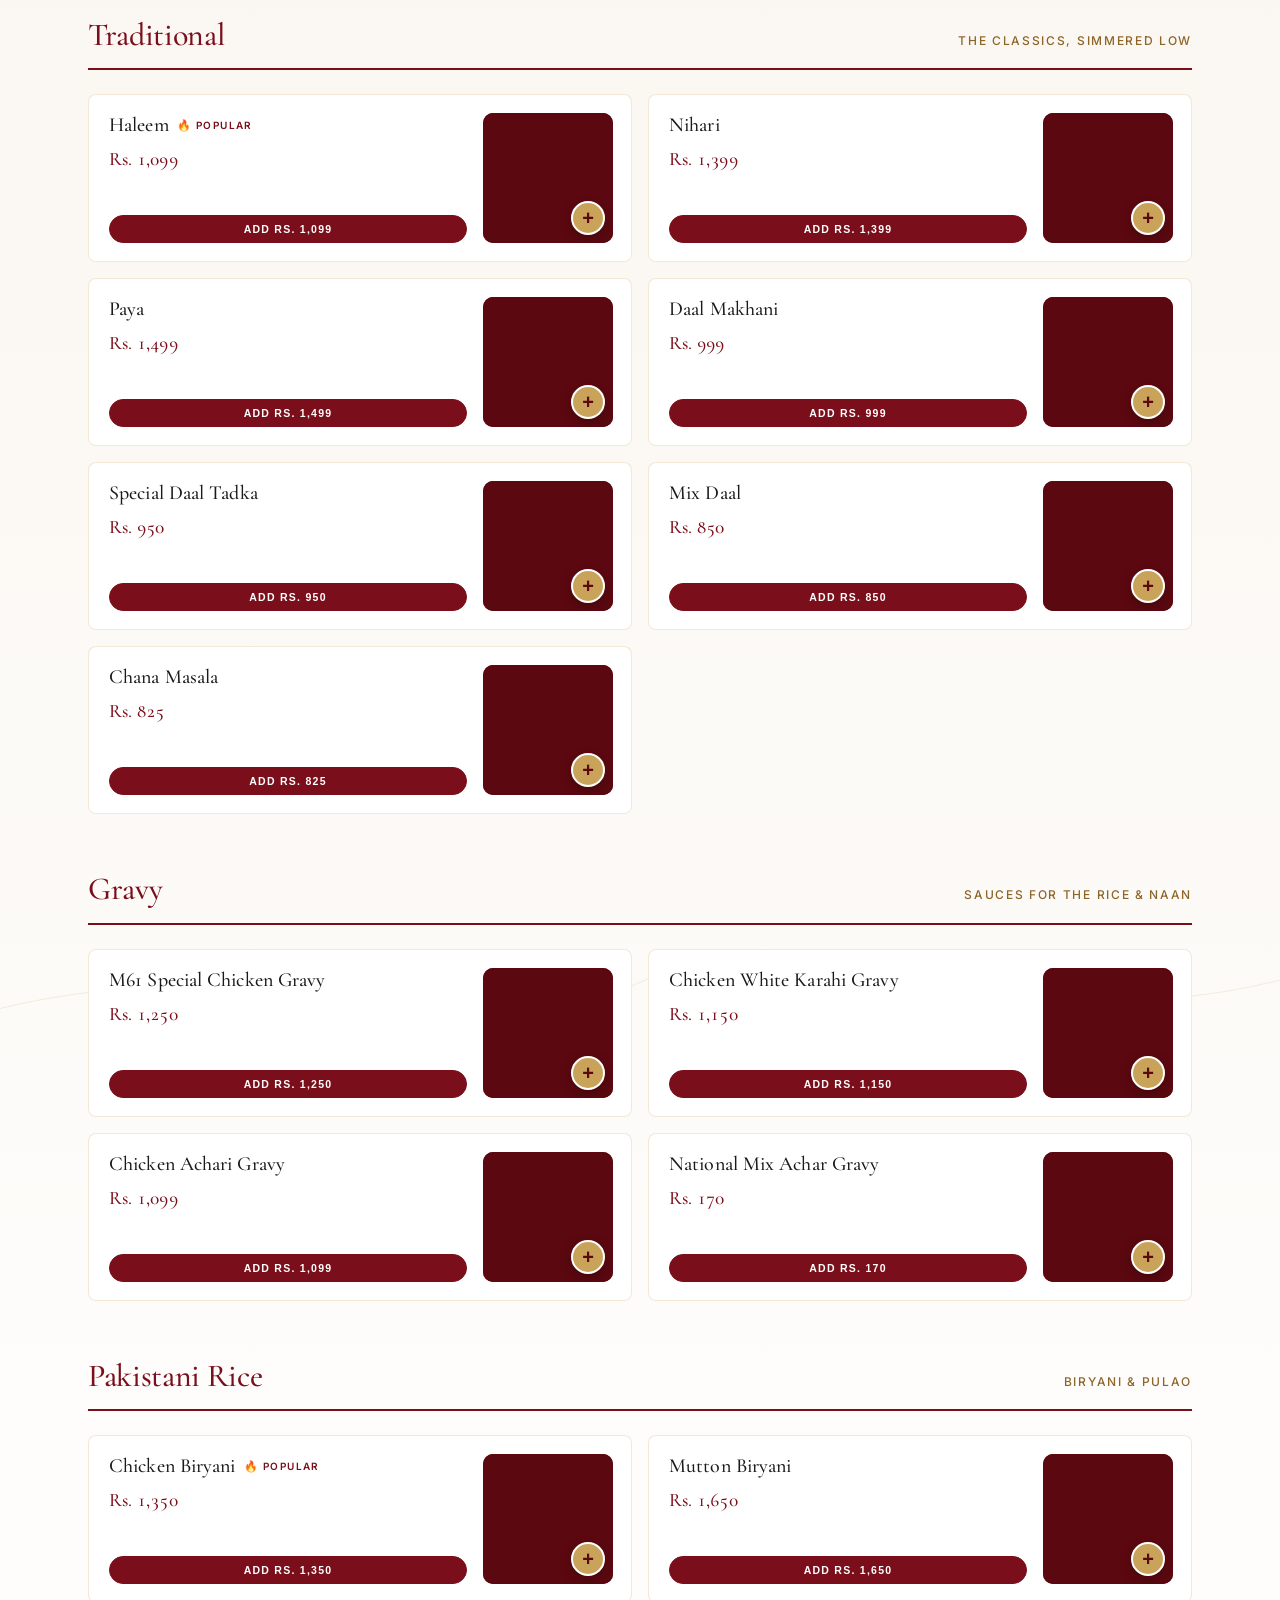
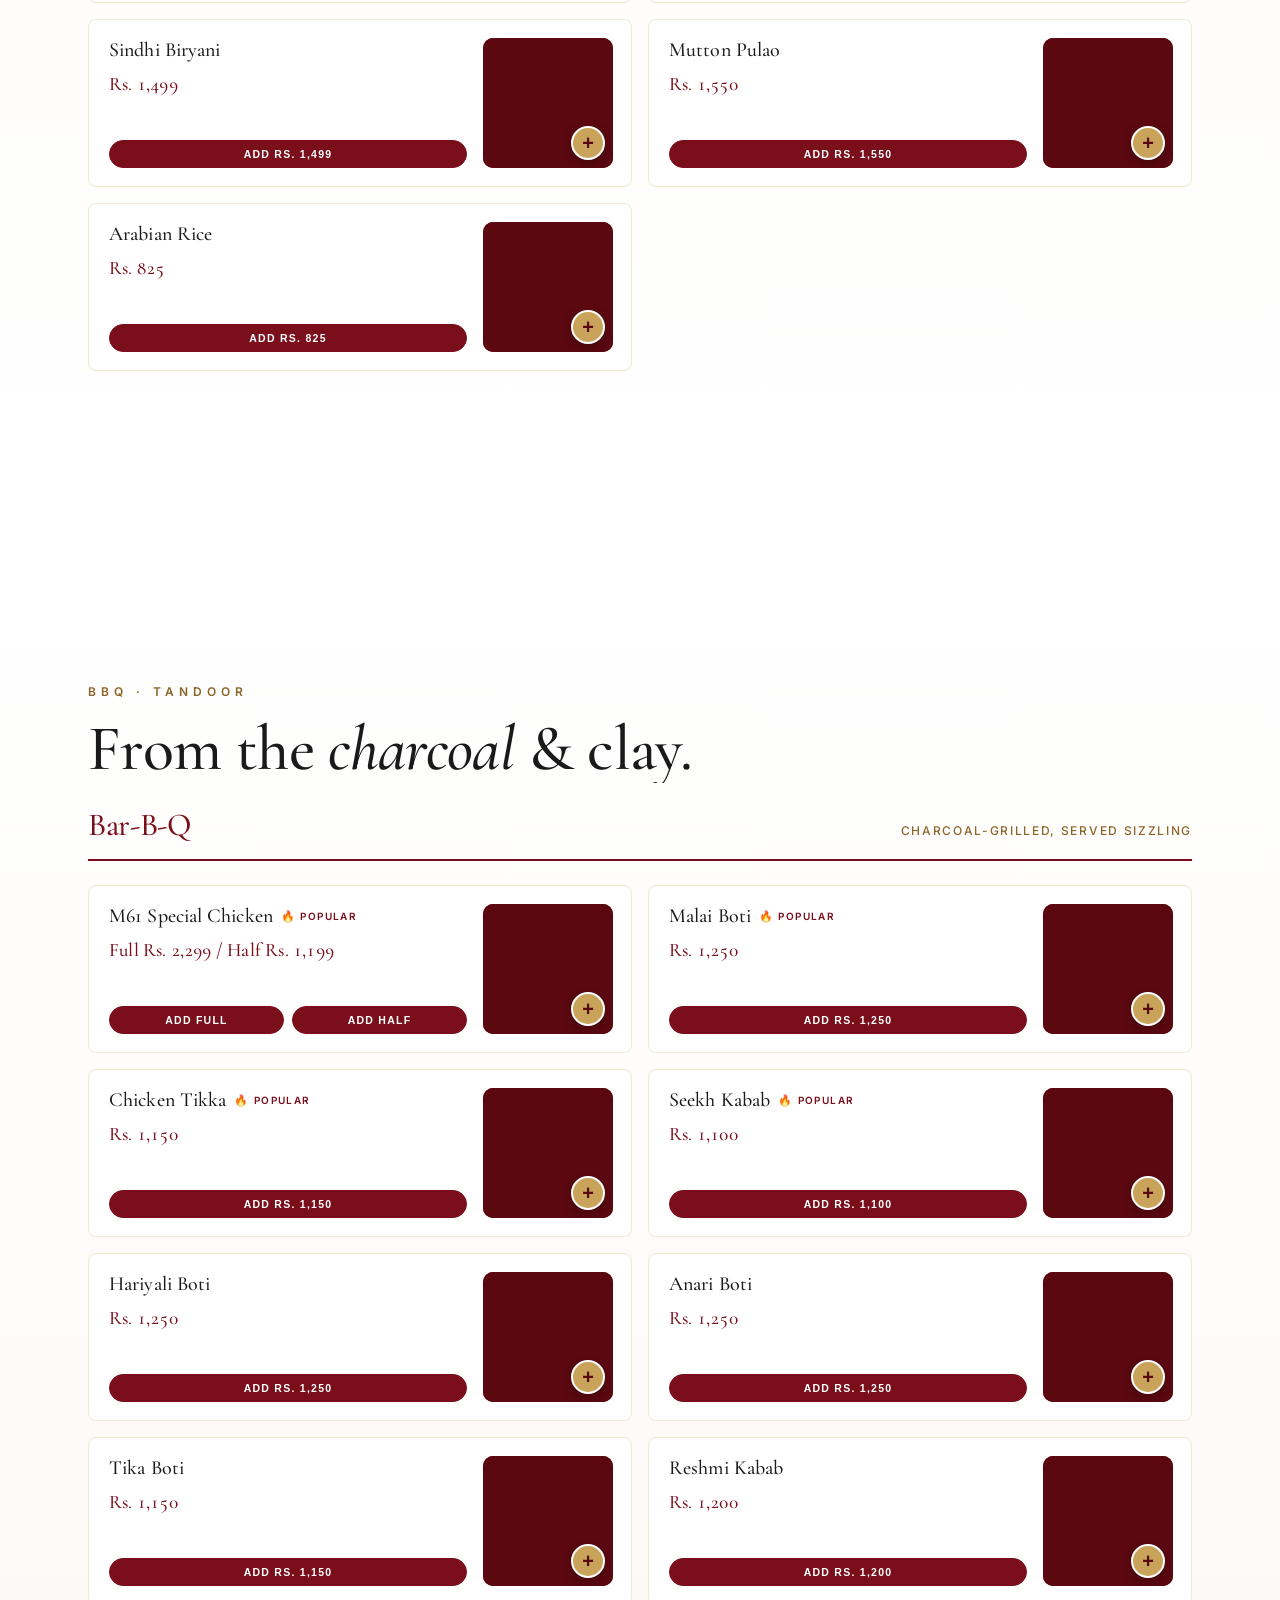
<file: menu.html>
<!doctype html>
<html lang="en" data-theme="light">
<head>
  <meta charset="utf-8" />
  <meta name="viewport" content="width=device-width,initial-scale=1,viewport-fit=cover" />
  <meta name="theme-color" content="#7A0F1B" />
  <title>Menu — M61 Restaurant · Desi, Karahi, BBQ &amp; Chinese</title>
  <meta name="description" content="The full M61 menu — Pakistani karahi (chicken and mutton), handi, starters, soups, salads, Chinese single-serving, rice, gravy, pasta, BBQ, tandoor, sweets, mocktails, mojitos, smoothies, slush, shakes and iced tea. Prices in PKR. Order online for delivery or pickup." />
  <meta name="robots" content="index,follow" />

  <meta property="og:type" content="restaurant.menu" />
  <meta property="og:title" content="M61 Restaurant — Full Menu" />
  <meta property="og:description" content="Pakistani karahi, handi, BBQ, Chinese and a full juice bar. Prices in PKR. Order online." />
  <meta property="og:image" content="assets/og-image.jpg" />
  <meta property="og:url" content="menu.html" />

  <link rel="canonical" href="menu.html" />
  <link rel="icon" type="image/svg+xml" href="data:image/svg+xml,%3Csvg xmlns='http://www.w3.org/2000/svg' viewBox='0 0 64 64'%3E%3Crect width='64' height='64' rx='12' fill='%237A0F1B'/%3E%3Cpath d='M14 46 V18 L24 36 L32 22 L40 36 L50 18 V46' fill='none' stroke='%23C9A35A' stroke-width='4' stroke-linejoin='round' stroke-linecap='round'/%3E%3C/svg%3E" />

  <link rel="preconnect" href="https://fonts.googleapis.com" />
  <link rel="preconnect" href="https://fonts.gstatic.com" crossorigin />
  <link rel="stylesheet" href="https://fonts.googleapis.com/css2?family=Cormorant+Garamond:wght@400;500;600&family=Inter:wght@300;400;500;600&display=swap" />

  <link rel="stylesheet" href="assets/style.css" />
  <link rel="stylesheet" href="assets/menu.css" />
  <link rel="stylesheet" href="assets/menu-item-icons.css" />
  <link rel="stylesheet" href="assets/cart.css" />  <link rel="stylesheet" href="assets/ui.css" />
  <link rel="stylesheet" href="assets/theme.css" />
  <link rel="stylesheet" href="assets/motion.css" />
  <script>
    /* Restore the saved theme before first paint so it never flashes light. */
    (function () {
      try {
        var t = localStorage.getItem("m61:theme");
        document.documentElement.setAttribute("data-theme", t === "dark" ? "dark" : "light");
        var m = document.querySelector('meta[name="theme-color"]');
        if (m) m.setAttribute("content", t === "dark" ? "#120F0E" : "#7A0F1B");
      } catch (e) {
        document.documentElement.setAttribute("data-theme", "light");
      }
    })();
  </script>
</head>
<body data-page="menu">
  <svg class="bg-monogram" aria-hidden="true" viewBox="0 0 800 800" preserveAspectRatio="xMidYMid meet">
    <defs>
      <linearGradient id="monogramGold" x1="0" y1="0" x2="1" y2="1">
        <stop offset="0" stop-color="#E8C77A" stop-opacity=".9"/>
        <stop offset="1" stop-color="#8C6528" stop-opacity=".9"/>
      </linearGradient>
      <linearGradient id="monogramRed" x1="0" y1="0" x2="0" y2="1">
        <stop offset="0" stop-color="#9B1B2A" stop-opacity=".85"/>
        <stop offset="1" stop-color="#5C0810" stop-opacity=".85"/>
      </linearGradient>
    </defs>
    <path class="m-curve m-curve--a" d="M120,640 C120,260 320,180 400,360 C480,540 680,460 680,160" fill="none" stroke="url(#monogramGold)" stroke-width="3"/>
    <path class="m-curve m-curve--b" d="M680,640 C680,260 480,180 400,360 C320,540 120,460 120,160" fill="none" stroke="url(#monogramRed)" stroke-width="3"/>
  </svg>

  <header class="topbar">
    <a class="topbar__brand" href="index.html" aria-label="M61 Restaurant home">
      <svg class="topbar__mark" viewBox="0 0 64 64" aria-hidden="true">
        <path d="M10 50 V14 L22 36 L32 18 L42 36 L54 14 V50" fill="none" stroke="currentColor" stroke-width="3.5" stroke-linejoin="round" stroke-linecap="round"/>
      </svg>
      <span class="topbar__name">M61</span>
    </a>
    <nav class="topbar__nav" aria-label="Primary">
      <a href="index.html" data-nav="home">Home</a>
      <a href="menu.html" data-nav="menu">Menu</a>
      <a href="about.html" data-nav="about">About</a>
      <a href="gallery.html" data-nav="gallery">Gallery</a>
      <a href="contact.html" data-nav="contact">Contact</a>
      <a class="topbar__cta" href="menu.html">Order</a>
    </nav>
    <a class="topbar__cart" href="cart.html" aria-label="Cart">
      <svg viewBox="0 0 24 24" fill="none" stroke="currentColor" stroke-width="2" stroke-linecap="round" stroke-linejoin="round" aria-hidden="true">
        <path d="M5 7h14l-1.5 11a2 2 0 0 1-2 1.8H8.5a2 2 0 0 1-2-1.8L5 7z"/>
        <path d="M9 7V5a3 3 0 0 1 6 0v2"/>
      </svg>
      <span class="topbar__cart-count" data-cart-count>0</span>
    </a>
    <button class="theme-toggle" type="button" data-theme-toggle aria-pressed="false" aria-label="Switch to dark theme">
      <svg class="icon-sun" viewBox="0 0 24 24" aria-hidden="true"><circle cx="12" cy="12" r="4"/><path d="M12 2v2M12 20v2M4.9 4.9l1.4 1.4M17.7 17.7l1.4 1.4M2 12h2M20 12h2M4.9 19.1l1.4-1.4M17.7 6.3l1.4-1.4"/></svg>
      <svg class="icon-moon" viewBox="0 0 24 24" aria-hidden="true"><path d="M21 12.8A9 9 0 1 1 11.2 3a7 7 0 0 0 9.8 9.8z"/></svg>
    </button>
    <button class="topbar__menu" type="button" aria-label="Open menu" aria-expanded="false" aria-controls="drawer" data-menu-toggle>
      <span></span><span></span><span></span>
    </button>
  </header>

  <div class="drawer" id="drawer" hidden>
    <a href="index.html" data-nav="home">Home</a>
    <a href="menu.html" data-nav="menu">Menu</a>
    <a href="about.html" data-nav="about">About</a>
    <a href="gallery.html" data-nav="gallery">Gallery</a>
    <a href="contact.html" data-nav="contact">Contact</a>
    <a class="drawer__cart-link" href="cart.html">Cart <span data-cart-count>0</span></a>
    <button class="drawer__theme" type="button" data-theme-toggle>
      <svg class="icon-sun" viewBox="0 0 24 24" aria-hidden="true"><circle cx="12" cy="12" r="4"/><path d="M12 2v2M12 20v2M4.9 4.9l1.4 1.4M17.7 17.7l1.4 1.4M2 12h2M20 12h2M4.9 19.1l1.4-1.4M17.7 6.3l1.4-1.4"/></svg>
      <svg class="icon-moon" viewBox="0 0 24 24" aria-hidden="true"><path d="M21 12.8A9 9 0 1 1 11.2 3a7 7 0 0 0 9.8 9.8z"/></svg>
      <span data-theme-label>Dark mode</span>
    </button>
  </div>

  <main>
    <!-- ==================== PAGE HERO ==================== -->
    <section class="page-hero">
      <div class="page-hero__bg" aria-hidden="true"></div>
      <div class="page-hero__inner">
        <p class="section__eyebrow">M61 — Full Menu</p>
        <h1 class="page-hero__title">Order <em>online</em>.</h1>
        <p class="page-hero__lede">Karahis, handi, BBQ, tandoor, Chinese, rice, gravy, and a full juice bar — freshly prepared, delivered to your door.</p>
        <div style="margin-top: 28px; display: flex; gap: 12px; justify-content: center; flex-wrap: wrap;">
          <a class="btn btn--primary" href="#deals">See today's deals</a>
          <a class="btn btn--ghost" href="#karahi">Browse the full menu</a>
        </div>
      </div>
    </section>

    <!-- ==================== SIGNATURES ==================== -->
    <section class="signature-strip" id="signature">
      <div class="signature-strip__inner">
        <header class="signature-strip__head">
          <p class="signature-strip__eyebrow">From the kitchen</p>
          <h2 class="signature-strip__title">A few <em>signatures</em>.</h2>
          <p class="signature-strip__lede">A small look at what the kitchen does best — sizzling karahis, slow-simmered handi, the charcoal grill, and the juice bar.</p>
        </header>
        <div class="signature-strip__grid">
          <figure class="signature-item">
            <img src="assets/deals/deal-1.png" alt="Today's Chef Special Platter — a sizzling BBQ and rice platter for two" loading="lazy" />
            <figcaption class="signature-item__caption"><span>Chef's Special</span><small>Platter</small></figcaption>
          </figure>
          <figure class="signature-item">
            <img src="assets/deals/deal-2.png" alt="Single Handi Deal — chicken handi, daal, rice, and kababs for one" loading="lazy" />
            <figcaption class="signature-item__caption"><span>Handi &amp; Boti</span><small>Single</small></figcaption>
          </figure>
          <figure class="signature-item">
            <img src="assets/deals/deal-3.png" alt="Single Chinese Deal — fried rice, chowmein, manchurian and sides for one" loading="lazy" />
            <figcaption class="signature-item__caption"><span>Wok &amp; Rice</span><small>Chinese</small></figcaption>
          </figure>
          <figure class="signature-item">
            <img src="assets/poster.jpg" alt="The M61 dining room — warm brass lanterns, crystal glassware, a deep crimson rose" loading="lazy" />
            <figcaption class="signature-item__caption"><span>The Room</span><small>Elite Mall</small></figcaption>
          </figure>
          <figure class="signature-item">
            <img src="assets/og-image.jpg" alt="M61 monogram editorial card" loading="lazy" />
            <figcaption class="signature-item__caption"><span>The Bar</span><small>Juice &amp; Shakes</small></figcaption>
          </figure>
        </div>
      </div>
    </section>

    <!-- ==================== DEALS ==================== -->
    <section class="deals-band" id="deals">
      <div class="section__inner">
        <p class="section__eyebrow">Chef's Specials</p>
        <h2 class="section__title">Today's <em>deals</em>.</h2>
        <p class="section__lede">Curated platters for one or two — saving you up to half what the same items would cost à la carte.</p>
        <div class="deals__grid deals__grid--posters">
          <article class="deal-card deal-card--poster">
            <div class="deal-card__media">
              <img src="assets/deals/deal-1.png" alt="Today's Chef Special Platter — 2 persons. Rice, Malai Boti, Hariyali Boti, Anari Boti, Chicken Seekh Kabab, Qalmi Tikka, Tandoori Paratha, 2 Naan, Passion Fruit Mojito. Rs. 2,399/-" loading="lazy" />
              <span class="deal-card__badge">Chef's Pick</span>
            </div>
            <div class="deal-card__body">
              <button class="btn-add btn-add--gold deal-card__add" data-add-to-cart data-id="deal-chef-special-platter" data-name="Today's Chef Special Platter" data-price="2399" data-category="deals" data-variant="2 persons" data-image="assets/deals/deal-1.png">Add to Cart · Rs. 2,399</button>
            </div>
          </article>
          <article class="deal-card deal-card--poster">
            <div class="deal-card__media">
              <img src="assets/deals/deal-2.png" alt="Single Handi Deal — 1 person. Chicken Handi, Special Daal Tadka, Arabian Rice, Tika Boti, Malai Boti, Seekh Kabab, Naan, Coke, Imli Sauce. Rs. 1,395/-" loading="lazy" />
              <span class="deal-card__badge">Best Value</span>
            </div>
            <div class="deal-card__body">
              <button class="btn-add btn-add--gold deal-card__add" data-add-to-cart data-id="deal-single-handi" data-name="Single Handi Deal" data-price="1395" data-category="deals" data-variant="1 person" data-image="assets/deals/deal-2.png">Add to Cart · Rs. 1,395</button>
            </div>
          </article>
          <article class="deal-card deal-card--poster">
            <div class="deal-card__media">
              <img src="assets/deals/deal-3.png" alt="Single Chinese Deal — 1 person. Egg Fried Rice, Chowmein, 1 Drum Stick, Manchurian, 1 Pepsi, Fries, Dhaka Chicken, Apple & Gabbage Salad. Rs. 1,395/-" loading="lazy" />
              <span class="deal-card__badge">Wok Day</span>
            </div>
            <div class="deal-card__body">
              <button class="btn-add btn-add--gold deal-card__add" data-add-to-cart data-id="deal-single-chinese" data-name="Single Chinese Deal" data-price="1395" data-category="deals" data-variant="1 person" data-image="assets/deals/deal-3.png">Add to Cart · Rs. 1,395</button>
            </div>
          </article>
        </div>
      </div>
    </section>

    <!-- ==================== FOODPANDA-STYLE STICKY NAV ==================== -->
    <div class="menu-nav">
      <div class="menu-nav__search">
        <svg class="menu-nav__search-icon" viewBox="0 0 24 24" fill="none" stroke="currentColor" stroke-width="2" stroke-linecap="round" stroke-linejoin="round" aria-hidden="true">
          <circle cx="11" cy="11" r="8"/><line x1="21" y1="21" x2="16.65" y2="16.65"/>
        </svg>
        <input type="search" id="menu-search" placeholder="Search the menu — karahi, mango, naan…" aria-label="Search the menu" autocomplete="off" />
        <button type="button" class="menu-nav__search-clear" aria-label="Clear search">×</button>
      </div>
      <nav class="menu-tabs" aria-label="Menu sections">
        <a href="#popular" data-tab="popular">
          <span class="menu-tabs__emoji">🔥</span><span>Popular</span><span class="tab-count" data-tab-count></span>
        </a>
        <a href="#karahi"      data-tab="karahi"><span>Karahi &amp; Handi</span><span class="tab-count" data-tab-count></span></a>
        <a href="#starters"    data-tab="starters"><span>Starters &amp; Soups</span><span class="tab-count" data-tab-count></span></a>
        <a href="#chinese"     data-tab="chinese"><span>Chinese &amp; Rice</span><span class="tab-count" data-tab-count></span></a>
        <a href="#traditional" data-tab="traditional"><span>Traditional &amp; Rice</span><span class="tab-count" data-tab-count></span></a>
        <a href="#bbq"         data-tab="bbq"><span>BBQ &amp; Tandoor</span><span class="tab-count" data-tab-count></span></a>
        <a href="#sweets"      data-tab="sweets"><span>Sweets &amp; Cold</span><span class="tab-count" data-tab-count></span></a>
        <a href="#juice"       data-tab="juice"><span>Juice Bar</span><span class="tab-count" data-tab-count></span></a>
      </nav>
    </div>

    <div class="menu-no-results" aria-live="polite">
      <h3>Sorry, we found 0 results for <em data-search-term></em></h3>
      <div class="menu-no-results__box">No results found. Try another dish or category.</div>
    </div>

    <!-- ==================== POPULAR ==================== -->
    <section class="section section--menu section--menu--popular" id="popular">
      <div class="section__inner">
        <header class="popular-head">
          <h2 class="popular-head__title"><span class="popular-head__icon">🔥</span><span><em>Popular</em></span></h2>
          <p class="popular-head__sub">Most ordered right now.</p>
        </header>
        <ul class="menu-list" data-popular-list></ul>
      </div>
    </section>

    <!-- ==================== SECTION 1: KARAHI / HANDI ==================== -->
    <section class="section section--menu" id="karahi">
      <div class="section__inner">
        <p class="section__eyebrow">Desi · Karahi · Handi</p>
        <h2 class="section__title">Karahi, handi &amp; <em>classics</em>.</h2>

        <div class="menu-block">
          <header class="menu-block__head"><h3 class="menu-block__title">Pakistani Karahi — Chicken</h3><p class="menu-block__sub">Full / Half portions · Prices in PKR</p></header>
          <ul class="menu-list">
            <article class="menu-card mi--karahi" data-popular="true">
              <div class="menu-card__body">
                <h3 class="menu-card__name">M61 Special Karahi <span class="menu-card__badge">Popular</span></h3>
                <p class="menu-card__price"><span class="menu-card__price-now">Full Rs. 2,599 / Half Rs. 1,325</span></p>
                <div class="menu-card__actions">
                  <button class="btn-add" data-add-to-cart data-id="karahi-m61-special-chicken-full" data-name="M61 Special Karahi" data-price="2599" data-category="karahi-chicken" data-variant="Full">Add Full Rs. 2,599</button>
                  <button class="btn-add" data-add-to-cart data-id="karahi-m61-special-chicken-half" data-name="M61 Special Karahi" data-price="1325" data-category="karahi-chicken" data-variant="Half">Add Half Rs. 1,325</button>
                </div>
              </div>
              <div class="menu-card__media"><button class="menu-card__add" data-add-to-cart data-id="karahi-m61-special-chicken-full" data-name="M61 Special Karahi" data-price="2599" data-category="karahi-chicken" data-variant="Full" aria-label="Add M61 Special Karahi to cart">+</button></div>
            </article>
            <article class="menu-card mi--karahi">
              <div class="menu-card__body">
                <h3 class="menu-card__name">Chicken Karahi</h3>
                <p class="menu-card__price"><span class="menu-card__price-now">Full Rs. 2,199 / Half Rs. 1,125</span></p>
                <div class="menu-card__actions">
                  <button class="btn-add" data-add-to-cart data-id="karahi-chicken-full" data-name="Chicken Karahi" data-price="2199" data-category="karahi-chicken" data-variant="Full">Add Full</button>
                  <button class="btn-add" data-add-to-cart data-id="karahi-chicken-half" data-name="Chicken Karahi" data-price="1125" data-category="karahi-chicken" data-variant="Half">Add Half</button>
                </div>
              </div>
              <div class="menu-card__media"><button class="menu-card__add" data-add-to-cart data-id="karahi-chicken-full" data-name="Chicken Karahi" data-price="2199" data-category="karahi-chicken" data-variant="Full" aria-label="Add Chicken Karahi to cart">+</button></div>
            </article>
            <article class="menu-card mi--karahi">
              <div class="menu-card__body">
                <h3 class="menu-card__name">Chicken Shinwari Karahi</h3>
                <p class="menu-card__price"><span class="menu-card__price-now">Full Rs. 2,199 / Half Rs. 1,125</span></p>
                <div class="menu-card__actions">
                  <button class="btn-add" data-add-to-cart data-id="karahi-shinwari-chicken-full" data-name="Chicken Shinwari Karahi" data-price="2199" data-category="karahi-chicken" data-variant="Full">Add Full</button>
                  <button class="btn-add" data-add-to-cart data-id="karahi-shinwari-chicken-half" data-name="Chicken Shinwari Karahi" data-price="1125" data-category="karahi-chicken" data-variant="Half">Add Half</button>
                </div>
              </div>
              <div class="menu-card__media"><button class="menu-card__add" data-add-to-cart data-id="karahi-shinwari-chicken-full" data-name="Chicken Shinwari Karahi" data-price="2199" data-category="karahi-chicken" data-variant="Full" aria-label="Add Chicken Shinwari Karahi to cart">+</button></div>
            </article>
            <article class="menu-card mi--karahi">
              <div class="menu-card__body">
                <h3 class="menu-card__name">Chicken Balochi Karahi</h3>
                <p class="menu-card__price"><span class="menu-card__price-now">Full Rs. 2,199 / Half Rs. 1,125</span></p>
                <div class="menu-card__actions">
                  <button class="btn-add" data-add-to-cart data-id="karahi-balochi-chicken-full" data-name="Chicken Balochi Karahi" data-price="2199" data-category="karahi-chicken" data-variant="Full">Add Full</button>
                  <button class="btn-add" data-add-to-cart data-id="karahi-balochi-chicken-half" data-name="Chicken Balochi Karahi" data-price="1125" data-category="karahi-chicken" data-variant="Half">Add Half</button>
                </div>
              </div>
              <div class="menu-card__media"><button class="menu-card__add" data-add-to-cart data-id="karahi-balochi-chicken-full" data-name="Chicken Balochi Karahi" data-price="2199" data-category="karahi-chicken" data-variant="Full" aria-label="Add Chicken Balochi Karahi to cart">+</button></div>
            </article>
            <article class="menu-card mi--karahi">
              <div class="menu-card__body">
                <h3 class="menu-card__name">Chicken Afghani Karahi</h3>
                <p class="menu-card__price"><span class="menu-card__price-now">Full Rs. 2,199 / Half Rs. 1,125</span></p>
                <div class="menu-card__actions">
                  <button class="btn-add" data-add-to-cart data-id="karahi-afghani-chicken-full" data-name="Chicken Afghani Karahi" data-price="2199" data-category="karahi-chicken" data-variant="Full">Add Full</button>
                  <button class="btn-add" data-add-to-cart data-id="karahi-afghani-chicken-half" data-name="Chicken Afghani Karahi" data-price="1125" data-category="karahi-chicken" data-variant="Half">Add Half</button>
                </div>
              </div>
              <div class="menu-card__media"><button class="menu-card__add" data-add-to-cart data-id="karahi-afghani-chicken-full" data-name="Chicken Afghani Karahi" data-price="2199" data-category="karahi-chicken" data-variant="Full" aria-label="Add Chicken Afghani Karahi to cart">+</button></div>
            </article>
            <article class="menu-card mi--karahi">
              <div class="menu-card__body">
                <h3 class="menu-card__name">Shahi Chicken Karahi</h3>
                <p class="menu-card__price"><span class="menu-card__price-now">Full Rs. 2,299 / Half Rs. 1,225</span></p>
                <div class="menu-card__actions">
                  <button class="btn-add" data-add-to-cart data-id="karahi-shahi-chicken-full" data-name="Shahi Chicken Karahi" data-price="2299" data-category="karahi-chicken" data-variant="Full">Add Full</button>
                  <button class="btn-add" data-add-to-cart data-id="karahi-shahi-chicken-half" data-name="Shahi Chicken Karahi" data-price="1225" data-category="karahi-chicken" data-variant="Half">Add Half</button>
                </div>
              </div>
              <div class="menu-card__media"><button class="menu-card__add" data-add-to-cart data-id="karahi-shahi-chicken-full" data-name="Shahi Chicken Karahi" data-price="2299" data-category="karahi-chicken" data-variant="Full" aria-label="Add Shahi Chicken Karahi to cart">+</button></div>
            </article>
            <article class="menu-card mi--karahi">
              <div class="menu-card__body">
                <h3 class="menu-card__name">Peshawari Chicken Karahi</h3>
                <p class="menu-card__price"><span class="menu-card__price-now">Full Rs. 2,199 / Half Rs. 1,225</span></p>
                <div class="menu-card__actions">
                  <button class="btn-add" data-add-to-cart data-id="karahi-peshawari-chicken-full" data-name="Peshawari Chicken Karahi" data-price="2199" data-category="karahi-chicken" data-variant="Full">Add Full</button>
                  <button class="btn-add" data-add-to-cart data-id="karahi-peshawari-chicken-half" data-name="Peshawari Chicken Karahi" data-price="1225" data-category="karahi-chicken" data-variant="Half">Add Half</button>
                </div>
              </div>
              <div class="menu-card__media"><button class="menu-card__add" data-add-to-cart data-id="karahi-peshawari-chicken-full" data-name="Peshawari Chicken Karahi" data-price="2199" data-category="karahi-chicken" data-variant="Full" aria-label="Add Peshawari Chicken Karahi to cart">+</button></div>
            </article>
          </ul>
        </div>

        <div class="menu-block">
          <header class="menu-block__head"><h3 class="menu-block__title">Pakistani Karahi — Mutton</h3><p class="menu-block__sub">Full / Half portions · Prices in PKR</p></header>
          <ul class="menu-list">
            <article class="menu-card mi--karahi" data-popular="true">
              <div class="menu-card__body">
                <h3 class="menu-card__name">Mutton Namkeen Karahi</h3>
                <p class="menu-card__price"><span class="menu-card__price-now">Full Rs. 4,599 / Half Rs. 2,425</span></p>
                <div class="menu-card__actions">
                  <button class="btn-add" data-add-to-cart data-id="karahi-mutton-namkeen-full" data-name="Mutton Namkeen Karahi" data-price="4599" data-category="karahi-mutton" data-variant="Full">Add Full</button>
                  <button class="btn-add" data-add-to-cart data-id="karahi-mutton-namkeen-half" data-name="Mutton Namkeen Karahi" data-price="2425" data-category="karahi-mutton" data-variant="Half">Add Half</button>
                </div>
              </div>
              <div class="menu-card__media"><button class="menu-card__add" data-add-to-cart data-id="karahi-mutton-namkeen-full" data-name="Mutton Namkeen Karahi" data-price="4599" data-category="karahi-mutton" data-variant="Full" aria-label="Add Mutton Namkeen Karahi to cart">+</button></div>
            </article>
            <article class="menu-card mi--karahi">
              <div class="menu-card__body">
                <h3 class="menu-card__name">Mutton Afghani Karahi</h3>
                <p class="menu-card__price"><span class="menu-card__price-now">Full Rs. 4,599 / Half Rs. 2,425</span></p>
                <div class="menu-card__actions">
                  <button class="btn-add" data-add-to-cart data-id="karahi-mutton-afghani-full" data-name="Mutton Afghani Karahi" data-price="4599" data-category="karahi-mutton" data-variant="Full">Add Full</button>
                  <button class="btn-add" data-add-to-cart data-id="karahi-mutton-afghani-half" data-name="Mutton Afghani Karahi" data-price="2425" data-category="karahi-mutton" data-variant="Half">Add Half</button>
                </div>
              </div>
              <div class="menu-card__media"><button class="menu-card__add" data-add-to-cart data-id="karahi-mutton-afghani-full" data-name="Mutton Afghani Karahi" data-price="4599" data-category="karahi-mutton" data-variant="Full" aria-label="Add Mutton Afghani Karahi to cart">+</button></div>
            </article>
            <article class="menu-card mi--karahi">
              <div class="menu-card__body">
                <h3 class="menu-card__name">Mutton Balochi Karahi</h3>
                <p class="menu-card__price"><span class="menu-card__price-now">Full Rs. 4,599 / Half Rs. 2,425</span></p>
                <div class="menu-card__actions">
                  <button class="btn-add" data-add-to-cart data-id="karahi-mutton-balochi-full" data-name="Mutton Balochi Karahi" data-price="4599" data-category="karahi-mutton" data-variant="Full">Add Full</button>
                  <button class="btn-add" data-add-to-cart data-id="karahi-mutton-balochi-half" data-name="Mutton Balochi Karahi" data-price="2425" data-category="karahi-mutton" data-variant="Half">Add Half</button>
                </div>
              </div>
              <div class="menu-card__media"><button class="menu-card__add" data-add-to-cart data-id="karahi-mutton-balochi-full" data-name="Mutton Balochi Karahi" data-price="4599" data-category="karahi-mutton" data-variant="Full" aria-label="Add Mutton Balochi Karahi to cart">+</button></div>
            </article>
            <article class="menu-card mi--karahi">
              <div class="menu-card__body">
                <h3 class="menu-card__name">Mutton Peshawari Karahi</h3>
                <p class="menu-card__price"><span class="menu-card__price-now">Full Rs. 4,599 / Half Rs. 2,425</span></p>
                <div class="menu-card__actions">
                  <button class="btn-add" data-add-to-cart data-id="karahi-mutton-peshawari-full" data-name="Mutton Peshawari Karahi" data-price="4599" data-category="karahi-mutton" data-variant="Full">Add Full</button>
                  <button class="btn-add" data-add-to-cart data-id="karahi-mutton-peshawari-half" data-name="Mutton Peshawari Karahi" data-price="2425" data-category="karahi-mutton" data-variant="Half">Add Half</button>
                </div>
              </div>
              <div class="menu-card__media"><button class="menu-card__add" data-add-to-cart data-id="karahi-mutton-peshawari-full" data-name="Mutton Peshawari Karahi" data-price="4599" data-category="karahi-mutton" data-variant="Full" aria-label="Add Mutton Peshawari Karahi to cart">+</button></div>
            </article>
            <article class="menu-card mi--karahi">
              <div class="menu-card__body">
                <h3 class="menu-card__name">Mutton Shinwari Karahi</h3>
                <p class="menu-card__price"><span class="menu-card__price-now">Full Rs. 4,699 / Half Rs. 2,525</span></p>
                <div class="menu-card__actions">
                  <button class="btn-add" data-add-to-cart data-id="karahi-mutton-shinwari-full" data-name="Mutton Shinwari Karahi" data-price="4699" data-category="karahi-mutton" data-variant="Full">Add Full</button>
                  <button class="btn-add" data-add-to-cart data-id="karahi-mutton-shinwari-half" data-name="Mutton Shinwari Karahi" data-price="2525" data-category="karahi-mutton" data-variant="Half">Add Half</button>
                </div>
              </div>
              <div class="menu-card__media"><button class="menu-card__add" data-add-to-cart data-id="karahi-mutton-shinwari-full" data-name="Mutton Shinwari Karahi" data-price="4699" data-category="karahi-mutton" data-variant="Full" aria-label="Add Mutton Shinwari Karahi to cart">+</button></div>
            </article>
            <article class="menu-card mi--karahi">
              <div class="menu-card__body">
                <h3 class="menu-card__name">Mutton Sulmani Karahi</h3>
                <p class="menu-card__price"><span class="menu-card__price-now">Full Rs. 4,699 / Half Rs. 2,525</span></p>
                <div class="menu-card__actions">
                  <button class="btn-add" data-add-to-cart data-id="karahi-mutton-sulmani-full" data-name="Mutton Sulmani Karahi" data-price="4699" data-category="karahi-mutton" data-variant="Full">Add Full</button>
                  <button class="btn-add" data-add-to-cart data-id="karahi-mutton-sulmani-half" data-name="Mutton Sulmani Karahi" data-price="2525" data-category="karahi-mutton" data-variant="Half">Add Half</button>
                </div>
              </div>
              <div class="menu-card__media"><button class="menu-card__add" data-add-to-cart data-id="karahi-mutton-sulmani-full" data-name="Mutton Sulmani Karahi" data-price="4699" data-category="karahi-mutton" data-variant="Full" aria-label="Add Mutton Sulmani Karahi to cart">+</button></div>
            </article>
            <article class="menu-card mi--karahi">
              <div class="menu-card__body">
                <h3 class="menu-card__name">Mutton Shahi Karahi</h3>
                <p class="menu-card__price"><span class="menu-card__price-now">Full Rs. 4,799 / Half Rs. 2,625</span></p>
                <div class="menu-card__actions">
                  <button class="btn-add" data-add-to-cart data-id="karahi-mutton-shahi-full" data-name="Mutton Shahi Karahi" data-price="4799" data-category="karahi-mutton" data-variant="Full">Add Full</button>
                  <button class="btn-add" data-add-to-cart data-id="karahi-mutton-shahi-half" data-name="Mutton Shahi Karahi" data-price="2625" data-category="karahi-mutton" data-variant="Half">Add Half</button>
                </div>
              </div>
              <div class="menu-card__media"><button class="menu-card__add" data-add-to-cart data-id="karahi-mutton-shahi-full" data-name="Mutton Shahi Karahi" data-price="4799" data-category="karahi-mutton" data-variant="Full" aria-label="Add Mutton Shahi Karahi to cart">+</button></div>
            </article>
          </ul>
        </div>

        <div class="menu-block" id="handi">
          <header class="menu-block__head"><h3 class="menu-block__title">Handi</h3><p class="menu-block__sub">Single serving · Prices in PKR</p></header>
          <ul class="menu-list">
            <article class="menu-card mi--handi" data-popular="true">
              <div class="menu-card__body">
                <h3 class="menu-card__name">M61 Special Chicken Handi <span class="menu-card__badge">Popular</span></h3>
                <p class="menu-card__price"><span class="menu-card__price-now">Rs. 2,599</span></p>
                <p class="menu-card__desc">A creamy white handi from Multan, enriched with cashews and capsicum for a rich, flavourful finish.</p>
                <div class="menu-card__actions">
                  <button class="btn-add" data-add-to-cart data-id="handi-m61-special" data-name="M61 Special Chicken Handi" data-price="2599" data-category="handi">Add Rs. 2,599</button>
                </div>
              </div>
              <div class="menu-card__media"><button class="menu-card__add" data-add-to-cart data-id="handi-m61-special" data-name="M61 Special Chicken Handi" data-price="2599" data-category="handi" aria-label="Add M61 Special Chicken Handi to cart">+</button></div>
            </article>
            <article class="menu-card mi--handi">
              <div class="menu-card__body">
                <h3 class="menu-card__name">Chicken Rajasthani Handi</h3>
                <p class="menu-card__price"><span class="menu-card__price-now">Rs. 2,550</span></p>
                <p class="menu-card__desc">Sliced chicken infused with bold spices, fresh green chillies and sweet, juicy cocktail fruit.</p>
                <div class="menu-card__actions">
                  <button class="btn-add" data-add-to-cart data-id="handi-rajasthani" data-name="Chicken Rajasthani Handi" data-price="2550" data-category="handi">Add Rs. 2,550</button>
                </div>
              </div>
              <div class="menu-card__media"><button class="menu-card__add" data-add-to-cart data-id="handi-rajasthani" data-name="Chicken Rajasthani Handi" data-price="2550" data-category="handi" aria-label="Add Chicken Rajasthani Handi to cart">+</button></div>
            </article>
            <article class="menu-card mi--handi">
              <div class="menu-card__body">
                <h3 class="menu-card__name">Shahjahani Chicken Handi</h3>
                <p class="menu-card__price"><span class="menu-card__price-now">Rs. 2,525</span></p>
                <p class="menu-card__desc">A royal blend of chicken, creamy gravy, olives, nuts and signature spices.</p>
                <div class="menu-card__actions">
                  <button class="btn-add" data-add-to-cart data-id="handi-shahjahani" data-name="Shahjahani Chicken Handi" data-price="2525" data-category="handi">Add Rs. 2,525</button>
                </div>
              </div>
              <div class="menu-card__media"><button class="menu-card__add" data-add-to-cart data-id="handi-shahjahani" data-name="Shahjahani Chicken Handi" data-price="2525" data-category="handi" aria-label="Add Shahjahani Chicken Handi to cart">+</button></div>
            </article>
            <article class="menu-card mi--handi">
              <div class="menu-card__body">
                <h3 class="menu-card__name">Chicken White Handi</h3>
                <p class="menu-card__price"><span class="menu-card__price-now">Rs. 2,475</span></p>
                <div class="menu-card__actions">
                  <button class="btn-add" data-add-to-cart data-id="handi-white" data-name="Chicken White Handi" data-price="2475" data-category="handi">Add Rs. 2,475</button>
                </div>
              </div>
              <div class="menu-card__media"><button class="menu-card__add" data-add-to-cart data-id="handi-white" data-name="Chicken White Handi" data-price="2475" data-category="handi" aria-label="Add Chicken White Handi to cart">+</button></div>
            </article>
            <article class="menu-card mi--handi">
              <div class="menu-card__body">
                <h3 class="menu-card__name">Chicken Makhni Handi</h3>
                <p class="menu-card__price"><span class="menu-card__price-now">Rs. 2,395</span></p>
                <div class="menu-card__actions">
                  <button class="btn-add" data-add-to-cart data-id="handi-makhni" data-name="Chicken Makhni Handi" data-price="2395" data-category="handi">Add Rs. 2,395</button>
                </div>
              </div>
              <div class="menu-card__media"><button class="menu-card__add" data-add-to-cart data-id="handi-makhni" data-name="Chicken Makhni Handi" data-price="2395" data-category="handi" aria-label="Add Chicken Makhni Handi to cart">+</button></div>
            </article>
            <article class="menu-card mi--handi">
              <div class="menu-card__body">
                <h3 class="menu-card__name">Chicken Achari Handi</h3>
                <p class="menu-card__price"><span class="menu-card__price-now">Rs. 2,425</span></p>
                <div class="menu-card__actions">
                  <button class="btn-add" data-add-to-cart data-id="handi-achari" data-name="Chicken Achari Handi" data-price="2425" data-category="handi">Add Rs. 2,425</button>
                </div>
              </div>
              <div class="menu-card__media"><button class="menu-card__add" data-add-to-cart data-id="handi-achari" data-name="Chicken Achari Handi" data-price="2425" data-category="handi" aria-label="Add Chicken Achari Handi to cart">+</button></div>
            </article>
            <article class="menu-card mi--handi">
              <div class="menu-card__body">
                <h3 class="menu-card__name">Mutton Handi</h3>
                <p class="menu-card__price"><span class="menu-card__price-now">Rs. 2,995</span></p>
                <div class="menu-card__actions">
                  <button class="btn-add" data-add-to-cart data-id="handi-mutton" data-name="Mutton Handi" data-price="2995" data-category="handi">Add Rs. 2,995</button>
                </div>
              </div>
              <div class="menu-card__media"><button class="menu-card__add" data-add-to-cart data-id="handi-mutton" data-name="Mutton Handi" data-price="2995" data-category="handi" aria-label="Add Mutton Handi to cart">+</button></div>
            </article>
          </ul>
        </div>

        <div class="menu-block" id="naan">
          <header class="menu-block__head"><h3 class="menu-block__title">Naan &amp; Roti</h3><p class="menu-block__sub">From the tandoor</p></header>
          <ul class="menu-list">
            <article class="menu-card mi--naan"><div class="menu-card__body"><h3 class="menu-card__name">Plain Naan</h3><p class="menu-card__price"><span class="menu-card__price-now">Rs. 90</span></p><div class="menu-card__actions"><button class="btn-add" data-add-to-cart data-id="naan-plain" data-name="Plain Naan" data-price="90" data-category="naan">Add Rs. 90</button></div></div><div class="menu-card__media"><button class="menu-card__add" data-add-to-cart data-id="naan-plain" data-name="Plain Naan" data-price="90" data-category="naan" aria-label="Add Plain Naan to cart">+</button></div></article>
            <article class="menu-card mi--naan"><div class="menu-card__body"><h3 class="menu-card__name">Garlic Naan</h3><p class="menu-card__price"><span class="menu-card__price-now">Rs. 140</span></p><div class="menu-card__actions"><button class="btn-add" data-add-to-cart data-id="naan-garlic" data-name="Garlic Naan" data-price="140" data-category="naan">Add Rs. 140</button></div></div><div class="menu-card__media"><button class="menu-card__add" data-add-to-cart data-id="naan-garlic" data-name="Garlic Naan" data-price="140" data-category="naan" aria-label="Add Garlic Naan to cart">+</button></div></article>
            <article class="menu-card mi--naan"><div class="menu-card__body"><h3 class="menu-card__name">Butter Naan</h3><p class="menu-card__price"><span class="menu-card__price-now">Rs. 120</span></p><div class="menu-card__actions"><button class="btn-add" data-add-to-cart data-id="naan-butter" data-name="Butter Naan" data-price="120" data-category="naan">Add Rs. 120</button></div></div><div class="menu-card__media"><button class="menu-card__add" data-add-to-cart data-id="naan-butter" data-name="Butter Naan" data-price="120" data-category="naan" aria-label="Add Butter Naan to cart">+</button></div></article>
            <article class="menu-card mi--naan"><div class="menu-card__body"><h3 class="menu-card__name">Tandoori Paratha</h3><p class="menu-card__price"><span class="menu-card__price-now">Rs. 160</span></p><div class="menu-card__actions"><button class="btn-add" data-add-to-cart data-id="naan-tandoori-paratha" data-name="Tandoori Paratha" data-price="160" data-category="naan">Add Rs. 160</button></div></div><div class="menu-card__media"><button class="menu-card__add" data-add-to-cart data-id="naan-tandoori-paratha" data-name="Tandoori Paratha" data-price="160" data-category="naan" aria-label="Add Tandoori Paratha to cart">+</button></div></article>
            <article class="menu-card mi--naan"><div class="menu-card__body"><h3 class="menu-card__name">Roghni Naan</h3><p class="menu-card__price"><span class="menu-card__price-now">Rs. 130</span></p><div class="menu-card__actions"><button class="btn-add" data-add-to-cart data-id="naan-roghni" data-name="Roghni Naan" data-price="130" data-category="naan">Add Rs. 130</button></div></div><div class="menu-card__media"><button class="menu-card__add" data-add-to-cart data-id="naan-roghni" data-name="Roghni Naan" data-price="130" data-category="naan" aria-label="Add Roghni Naan to cart">+</button></div></article>
            <article class="menu-card mi--naan"><div class="menu-card__body"><h3 class="menu-card__name">Cheese Naan</h3><p class="menu-card__price"><span class="menu-card__price-now">Rs. 220</span></p><div class="menu-card__actions"><button class="btn-add" data-add-to-cart data-id="naan-cheese" data-name="Cheese Naan" data-price="220" data-category="naan">Add Rs. 220</button></div></div><div class="menu-card__media"><button class="menu-card__add" data-add-to-cart data-id="naan-cheese" data-name="Cheese Naan" data-price="220" data-category="naan" aria-label="Add Cheese Naan to cart">+</button></div></article>
            <article class="menu-card mi--naan"><div class="menu-card__body"><h3 class="menu-card__name">Peshawari Roti</h3><p class="menu-card__price"><span class="menu-card__price-now">Rs. 170</span></p><div class="menu-card__actions"><button class="btn-add" data-add-to-cart data-id="naan-peshawari-roti" data-name="Peshawari Roti" data-price="170" data-category="naan">Add Rs. 170</button></div></div><div class="menu-card__media"><button class="menu-card__add" data-add-to-cart data-id="naan-peshawari-roti" data-name="Peshawari Roti" data-price="170" data-category="naan" aria-label="Add Peshawari Roti to cart">+</button></div></article>
          </ul>
        </div>
      </div>
    </section>

    <!-- ==================== SECTION 2: STARTERS & SOUPS ==================== -->
    <section class="section section--menu section--menu--alt" id="starters">
      <div class="section__inner">
        <p class="section__eyebrow">Starters &amp; Soups</p>
        <h2 class="section__title"><em>Beginnings</em>.</h2>

        <div class="menu-block">
          <header class="menu-block__head"><h3 class="menu-block__title">Starters</h3><p class="menu-block__sub">Crisp, light, ready fast</p></header>
          <ul class="menu-list">
            <article class="menu-card mi--starter"><div class="menu-card__body"><h3 class="menu-card__name">Chicken Spring Roll (4 pcs)</h3><p class="menu-card__price"><span class="menu-card__price-now">Rs. 850</span></p><div class="menu-card__actions"><button class="btn-add" data-add-to-cart data-id="starter-spring-roll" data-name="Chicken Spring Roll (4 pcs)" data-price="850" data-category="starters">Add Rs. 850</button></div></div><div class="menu-card__media"><button class="menu-card__add" data-add-to-cart data-id="starter-spring-roll" data-name="Chicken Spring Roll (4 pcs)" data-price="850" data-category="starters" aria-label="Add Chicken Spring Roll to cart">+</button></div></article>
            <article class="menu-card mi--starter"><div class="menu-card__body"><h3 class="menu-card__name">Vegetable Spring Roll (4 pcs)</h3><p class="menu-card__price"><span class="menu-card__price-now">Rs. 650</span></p><div class="menu-card__actions"><button class="btn-add" data-add-to-cart data-id="starter-veg-spring-roll" data-name="Vegetable Spring Roll (4 pcs)" data-price="650" data-category="starters">Add Rs. 650</button></div></div><div class="menu-card__media"><button class="menu-card__add" data-add-to-cart data-id="starter-veg-spring-roll" data-name="Vegetable Spring Roll (4 pcs)" data-price="650" data-category="starters" aria-label="Add Vegetable Spring Roll to cart">+</button></div></article>
            <article class="menu-card mi--starter"><div class="menu-card__body"><h3 class="menu-card__name">Crispy Fried Chicken</h3><p class="menu-card__price"><span class="menu-card__price-now">Rs. 1,150</span></p><div class="menu-card__actions"><button class="btn-add" data-add-to-cart data-id="starter-fried-chicken" data-name="Crispy Fried Chicken" data-price="1150" data-category="starters">Add Rs. 1,150</button></div></div><div class="menu-card__media"><button class="menu-card__add" data-add-to-cart data-id="starter-fried-chicken" data-name="Crispy Fried Chicken" data-price="1150" data-category="starters" aria-label="Add Crispy Fried Chicken to cart">+</button></div></article>
            <article class="menu-card mi--starter"><div class="menu-card__body"><h3 class="menu-card__name">Dynamite Prawns</h3><p class="menu-card__price"><span class="menu-card__price-now">Rs. 1,350</span></p><div class="menu-card__actions"><button class="btn-add" data-add-to-cart data-id="starter-dynamite-prawns" data-name="Dynamite Prawns" data-price="1350" data-category="starters">Add Rs. 1,350</button></div></div><div class="menu-card__media"><button class="menu-card__add" data-add-to-cart data-id="starter-dynamite-prawns" data-name="Dynamite Prawns" data-price="1350" data-category="starters" aria-label="Add Dynamite Prawns to cart">+</button></div></article>
            <article class="menu-card mi--starter"><div class="menu-card__body"><h3 class="menu-card__name">Chicken Wings (8 pcs)</h3><p class="menu-card__price"><span class="menu-card__price-now">Rs. 1,250</span></p><div class="menu-card__actions"><button class="btn-add" data-add-to-cart data-id="starter-wings" data-name="Chicken Wings (8 pcs)" data-price="1250" data-category="starters">Add Rs. 1,250</button></div></div><div class="menu-card__media"><button class="menu-card__add" data-add-to-cart data-id="starter-wings" data-name="Chicken Wings (8 pcs)" data-price="1250" data-category="starters" aria-label="Add Chicken Wings to cart">+</button></div></article>
            <article class="menu-card mi--starter"><div class="menu-card__body"><h3 class="menu-card__name">Fish Finger (6 pcs)</h3><p class="menu-card__price"><span class="menu-card__price-now">Rs. 1,099</span></p><div class="menu-card__actions"><button class="btn-add" data-add-to-cart data-id="starter-fish-finger" data-name="Fish Finger (6 pcs)" data-price="1099" data-category="starters">Add Rs. 1,099</button></div></div><div class="menu-card__media"><button class="menu-card__add" data-add-to-cart data-id="starter-fish-finger" data-name="Fish Finger (6 pcs)" data-price="1099" data-category="starters" aria-label="Add Fish Finger to cart">+</button></div></article>
            <article class="menu-card mi--starter"><div class="menu-card__body"><h3 class="menu-card__name">Paneer Tikka</h3><p class="menu-card__price"><span class="menu-card__price-now">Rs. 1,099</span></p><div class="menu-card__actions"><button class="btn-add" data-add-to-cart data-id="starter-paneer-tikka" data-name="Paneer Tikka" data-price="1099" data-category="starters">Add Rs. 1,099</button></div></div><div class="menu-card__media"><button class="menu-card__add" data-add-to-cart data-id="starter-paneer-tikka" data-name="Paneer Tikka" data-price="1099" data-category="starters" aria-label="Add Paneer Tikka to cart">+</button></div></article>
            <article class="menu-card mi--starter"><div class="menu-card__body"><h3 class="menu-card__name">Chicken Pakora</h3><p class="menu-card__price"><span class="menu-card__price-now">Rs. 950</span></p><div class="menu-card__actions"><button class="btn-add" data-add-to-cart data-id="starter-chicken-pakora" data-name="Chicken Pakora" data-price="950" data-category="starters">Add Rs. 950</button></div></div><div class="menu-card__media"><button class="menu-card__add" data-add-to-cart data-id="starter-chicken-pakora" data-name="Chicken Pakora" data-price="950" data-category="starters" aria-label="Add Chicken Pakora to cart">+</button></div></article>
          </ul>
        </div>

        <div class="menu-block" id="soups">
          <header class="menu-block__head"><h3 class="menu-block__title">Soups</h3><p class="menu-block__sub">Hot, comforting, full-flavoured</p></header>
          <ul class="menu-list">
            <article class="menu-card mi--soup" data-popular="true"><div class="menu-card__body"><h3 class="menu-card__name">M61 Special Soup <span class="menu-card__badge">Popular</span></h3><p class="menu-card__price"><span class="menu-card__price-now">Full Rs. 1,999 / Half Rs. 1,050</span></p><div class="menu-card__actions"><button class="btn-add" data-add-to-cart data-id="soup-m61-special-full" data-name="M61 Special Soup" data-price="1999" data-category="soups" data-variant="Full">Add Full</button><button class="btn-add" data-add-to-cart data-id="soup-m61-special-half" data-name="M61 Special Soup" data-price="1050" data-category="soups" data-variant="Half">Add Half</button></div></div><div class="menu-card__media"><button class="menu-card__add" data-add-to-cart data-id="soup-m61-special-full" data-name="M61 Special Soup" data-price="1999" data-category="soups" data-variant="Full" aria-label="Add M61 Special Soup to cart">+</button></div></article>
            <article class="menu-card mi--soup"><div class="menu-card__body"><h3 class="menu-card__name">Hot &amp; Sour Soup</h3><p class="menu-card__price"><span class="menu-card__price-now">Full Rs. 1,839 / Half Rs. 940</span></p><div class="menu-card__actions"><button class="btn-add" data-add-to-cart data-id="soup-hot-sour-full" data-name="Hot & Sour Soup" data-price="1839" data-category="soups" data-variant="Full">Add Full</button><button class="btn-add" data-add-to-cart data-id="soup-hot-sour-half" data-name="Hot & Sour Soup" data-price="940" data-category="soups" data-variant="Half">Add Half</button></div></div><div class="menu-card__media"><button class="menu-card__add" data-add-to-cart data-id="soup-hot-sour-full" data-name="Hot & Sour Soup" data-price="1839" data-category="soups" data-variant="Full" aria-label="Add Hot & Sour Soup to cart">+</button></div></article>
            <article class="menu-card mi--soup"><div class="menu-card__body"><h3 class="menu-card__name">Chicken Corn Soup</h3><p class="menu-card__price"><span class="menu-card__price-now">Full Rs. 1,799 / Half Rs. 899</span></p><div class="menu-card__actions"><button class="btn-add" data-add-to-cart data-id="soup-chicken-corn-full" data-name="Chicken Corn Soup" data-price="1799" data-category="soups" data-variant="Full">Add Full</button><button class="btn-add" data-add-to-cart data-id="soup-chicken-corn-half" data-name="Chicken Corn Soup" data-price="899" data-category="soups" data-variant="Half">Add Half</button></div></div><div class="menu-card__media"><button class="menu-card__add" data-add-to-cart data-id="soup-chicken-corn-full" data-name="Chicken Corn Soup" data-price="1799" data-category="soups" data-variant="Full" aria-label="Add Chicken Corn Soup to cart">+</button></div></article>
            <article class="menu-card mi--soup"><div class="menu-card__body"><h3 class="menu-card__name">Vegetable Soup</h3><p class="menu-card__price"><span class="menu-card__price-now">Full Rs. 1,685 / Half Rs. 875</span></p><div class="menu-card__actions"><button class="btn-add" data-add-to-cart data-id="soup-vegetable-full" data-name="Vegetable Soup" data-price="1685" data-category="soups" data-variant="Full">Add Full</button><button class="btn-add" data-add-to-cart data-id="soup-vegetable-half" data-name="Vegetable Soup" data-price="875" data-category="soups" data-variant="Half">Add Half</button></div></div><div class="menu-card__media"><button class="menu-card__add" data-add-to-cart data-id="soup-vegetable-full" data-name="Vegetable Soup" data-price="1685" data-category="soups" data-variant="Full" aria-label="Add Vegetable Soup to cart">+</button></div></article>
            <article class="menu-card mi--soup"><div class="menu-card__body"><h3 class="menu-card__name">Chicken Thai Soup</h3><p class="menu-card__price"><span class="menu-card__price-now">Full Rs. 1,685 / Half Rs. 875</span></p><div class="menu-card__actions"><button class="btn-add" data-add-to-cart data-id="soup-thai-full" data-name="Chicken Thai Soup" data-price="1685" data-category="soups" data-variant="Full">Add Full</button><button class="btn-add" data-add-to-cart data-id="soup-thai-half" data-name="Chicken Thai Soup" data-price="875" data-category="soups" data-variant="Half">Add Half</button></div></div><div class="menu-card__media"><button class="menu-card__add" data-add-to-cart data-id="soup-thai-full" data-name="Chicken Thai Soup" data-price="1685" data-category="soups" data-variant="Full" aria-label="Add Chicken Thai Soup to cart">+</button></div></article>
          </ul>
        </div>

        <div class="menu-block" id="salads">
          <header class="menu-block__head"><h3 class="menu-block__title">Salads &amp; Raita</h3><p class="menu-block__sub">Fresh on the side</p></header>
          <ul class="menu-list">
            <article class="menu-card mi--salad"><div class="menu-card__body"><h3 class="menu-card__name">Special Salad</h3><p class="menu-card__price"><span class="menu-card__price-now">Rs. 1,050</span></p><div class="menu-card__actions"><button class="btn-add" data-add-to-cart data-id="salad-special" data-name="Special Salad" data-price="1050" data-category="salads">Add Rs. 1,050</button></div></div><div class="menu-card__media"><button class="menu-card__add" data-add-to-cart data-id="salad-special" data-name="Special Salad" data-price="1050" data-category="salads" aria-label="Add Special Salad to cart">+</button></div></article>
            <article class="menu-card mi--salad"><div class="menu-card__body"><h3 class="menu-card__name">Russian Fruit Salad</h3><p class="menu-card__price"><span class="menu-card__price-now">Rs. 990</span></p><div class="menu-card__actions"><button class="btn-add" data-add-to-cart data-id="salad-russian" data-name="Russian Fruit Salad" data-price="990" data-category="salads">Add Rs. 990</button></div></div><div class="menu-card__media"><button class="menu-card__add" data-add-to-cart data-id="salad-russian" data-name="Russian Fruit Salad" data-price="990" data-category="salads" aria-label="Add Russian Fruit Salad to cart">+</button></div></article>
            <article class="menu-card mi--salad"><div class="menu-card__body"><h3 class="menu-card__name">Green Salad</h3><p class="menu-card__price"><span class="menu-card__price-now">Rs. 475</span></p><div class="menu-card__actions"><button class="btn-add" data-add-to-cart data-id="salad-green" data-name="Green Salad" data-price="475" data-category="salads">Add Rs. 475</button></div></div><div class="menu-card__media"><button class="menu-card__add" data-add-to-cart data-id="salad-green" data-name="Green Salad" data-price="475" data-category="salads" aria-label="Add Green Salad to cart">+</button></div></article>
            <article class="menu-card mi--salad"><div class="menu-card__body"><h3 class="menu-card__name">Chopped Salad</h3><p class="menu-card__price"><span class="menu-card__price-now">Rs. 495</span></p><div class="menu-card__actions"><button class="btn-add" data-add-to-cart data-id="salad-chopped" data-name="Chopped Salad" data-price="495" data-category="salads">Add Rs. 495</button></div></div><div class="menu-card__media"><button class="menu-card__add" data-add-to-cart data-id="salad-chopped" data-name="Chopped Salad" data-price="495" data-category="salads" aria-label="Add Chopped Salad to cart">+</button></div></article>
            <article class="menu-card mi--salad"><div class="menu-card__body"><h3 class="menu-card__name">Mint Raita</h3><p class="menu-card__price"><span class="menu-card__price-now">Rs. 299</span></p><div class="menu-card__actions"><button class="btn-add" data-add-to-cart data-id="raita-mint" data-name="Mint Raita" data-price="299" data-category="salads">Add Rs. 299</button></div></div><div class="menu-card__media"><button class="menu-card__add" data-add-to-cart data-id="raita-mint" data-name="Mint Raita" data-price="299" data-category="salads" aria-label="Add Mint Raita to cart">+</button></div></article>
            <article class="menu-card mi--salad"><div class="menu-card__body"><h3 class="menu-card__name">Zeera Raita</h3><p class="menu-card__price"><span class="menu-card__price-now">Rs. 275</span></p><div class="menu-card__actions"><button class="btn-add" data-add-to-cart data-id="raita-zeera" data-name="Zeera Raita" data-price="275" data-category="salads">Add Rs. 275</button></div></div><div class="menu-card__media"><button class="menu-card__add" data-add-to-cart data-id="raita-zeera" data-name="Zeera Raita" data-price="275" data-category="salads" aria-label="Add Zeera Raita to cart">+</button></div></article>
          </ul>
        </div>
      </div>
    </section>

    <!-- ==================== SECTION 3: CHINESE & RICE ==================== -->
    <section class="section section--menu" id="chinese">
      <div class="section__inner">
        <p class="section__eyebrow">Chinese · Rice</p>
        <h2 class="section__title">Wok-<em>fired</em>.</h2>

        <div class="menu-block">
          <header class="menu-block__head"><h3 class="menu-block__title">Chinese — Single Serving</h3><p class="menu-block__sub">Served with rice</p></header>
          <ul class="menu-list">
            <article class="menu-card mi--chinese"><div class="menu-card__body"><h3 class="menu-card__name">Chicken Chilli Dry (with rice)</h3><p class="menu-card__price"><span class="menu-card__price-now">Rs. 2,150</span></p><div class="menu-card__actions"><button class="btn-add" data-add-to-cart data-id="chinese-chilli-dry" data-name="Chicken Chilli Dry (with rice)" data-price="2150" data-category="chinese">Add Rs. 2,150</button></div></div><div class="menu-card__media"><button class="menu-card__add" data-add-to-cart data-id="chinese-chilli-dry" data-name="Chicken Chilli Dry (with rice)" data-price="2150" data-category="chinese" aria-label="Add Chicken Chilli Dry to cart">+</button></div></article>
            <article class="menu-card mi--chinese"><div class="menu-card__body"><h3 class="menu-card__name">Chicken Shashlik (with rice)</h3><p class="menu-card__price"><span class="menu-card__price-now">Rs. 2,090</span></p><div class="menu-card__actions"><button class="btn-add" data-add-to-cart data-id="chinese-shashlik" data-name="Chicken Shashlik (with rice)" data-price="2090" data-category="chinese">Add Rs. 2,090</button></div></div><div class="menu-card__media"><button class="menu-card__add" data-add-to-cart data-id="chinese-shashlik" data-name="Chicken Shashlik (with rice)" data-price="2090" data-category="chinese" aria-label="Add Chicken Shashlik to cart">+</button></div></article>
            <article class="menu-card mi--chinese"><div class="menu-card__body"><h3 class="menu-card__name">Sesame Chicken (with rice)</h3><p class="menu-card__price"><span class="menu-card__price-now">Rs. 1,875</span></p><div class="menu-card__actions"><button class="btn-add" data-add-to-cart data-id="chinese-sesame" data-name="Sesame Chicken (with rice)" data-price="1875" data-category="chinese">Add Rs. 1,875</button></div></div><div class="menu-card__media"><button class="menu-card__add" data-add-to-cart data-id="chinese-sesame" data-name="Sesame Chicken (with rice)" data-price="1875" data-category="chinese" aria-label="Add Sesame Chicken to cart">+</button></div></article>
            <article class="menu-card mi--chinese"><div class="menu-card__body"><h3 class="menu-card__name">Sweet &amp; Sour Chicken (with rice)</h3><p class="menu-card__price"><span class="menu-card__price-now">Rs. 1,950</span></p><div class="menu-card__actions"><button class="btn-add" data-add-to-cart data-id="chinese-sweet-sour" data-name="Sweet & Sour Chicken (with rice)" data-price="1950" data-category="chinese">Add Rs. 1,950</button></div></div><div class="menu-card__media"><button class="menu-card__add" data-add-to-cart data-id="chinese-sweet-sour" data-name="Sweet & Sour Chicken (with rice)" data-price="1950" data-category="chinese" aria-label="Add Sweet & Sour Chicken to cart">+</button></div></article>
            <article class="menu-card mi--chinese"><div class="menu-card__body"><h3 class="menu-card__name">Chicken Manchurian (with rice)</h3><p class="menu-card__price"><span class="menu-card__price-now">Rs. 1,950</span></p><div class="menu-card__actions"><button class="btn-add" data-add-to-cart data-id="chinese-manchurian" data-name="Chicken Manchurian (with rice)" data-price="1950" data-category="chinese">Add Rs. 1,950</button></div></div><div class="menu-card__media"><button class="menu-card__add" data-add-to-cart data-id="chinese-manchurian" data-name="Chicken Manchurian (with rice)" data-price="1950" data-category="chinese" aria-label="Add Chicken Manchurian to cart">+</button></div></article>
            <article class="menu-card mi--chinese"><div class="menu-card__body"><h3 class="menu-card__name">Chicken Chowmein (with rice)</h3><p class="menu-card__price"><span class="menu-card__price-now">Rs. 1,750</span></p><div class="menu-card__actions"><button class="btn-add" data-add-to-cart data-id="chinese-chowmein" data-name="Chicken Chowmein (with rice)" data-price="1750" data-category="chinese">Add Rs. 1,750</button></div></div><div class="menu-card__media"><button class="menu-card__add" data-add-to-cart data-id="chinese-chowmein" data-name="Chicken Chowmein (with rice)" data-price="1750" data-category="chinese" aria-label="Add Chicken Chowmein to cart">+</button></div></article>
          </ul>
        </div>

        <div class="menu-block" id="rice">
          <header class="menu-block__head"><h3 class="menu-block__title">Rice</h3><p class="menu-block__sub">Plain, fried, and biryani</p></header>
          <ul class="menu-list">
            <article class="menu-card mi--rice" data-popular="true"><div class="menu-card__body"><h3 class="menu-card__name">M61 Special Rice <span class="menu-card__badge">Popular</span></h3><p class="menu-card__price"><span class="menu-card__price-now">Rs. 1,499</span></p><div class="menu-card__actions"><button class="btn-add" data-add-to-cart data-id="rice-m61-special" data-name="M61 Special Rice" data-price="1499" data-category="rice">Add Rs. 1,499</button></div></div><div class="menu-card__media"><button class="menu-card__add" data-add-to-cart data-id="rice-m61-special" data-name="M61 Special Rice" data-price="1499" data-category="rice" aria-label="Add M61 Special Rice to cart">+</button></div></article>
            <article class="menu-card mi--rice"><div class="menu-card__body"><h3 class="menu-card__name">Chilli Fried Rice</h3><p class="menu-card__price"><span class="menu-card__price-now">Rs. 1,375</span></p><div class="menu-card__actions"><button class="btn-add" data-add-to-cart data-id="rice-chilli-fried" data-name="Chilli Fried Rice" data-price="1375" data-category="rice">Add Rs. 1,375</button></div></div><div class="menu-card__media"><button class="menu-card__add" data-add-to-cart data-id="rice-chilli-fried" data-name="Chilli Fried Rice" data-price="1375" data-category="rice" aria-label="Add Chilli Fried Rice to cart">+</button></div></article>
            <article class="menu-card mi--rice"><div class="menu-card__body"><h3 class="menu-card__name">Vegetable Fried Rice</h3><p class="menu-card__price"><span class="menu-card__price-now">Rs. 1,199</span></p><div class="menu-card__actions"><button class="btn-add" data-add-to-cart data-id="rice-vegetable-fried" data-name="Vegetable Fried Rice" data-price="1199" data-category="rice">Add Rs. 1,199</button></div></div><div class="menu-card__media"><button class="menu-card__add" data-add-to-cart data-id="rice-vegetable-fried" data-name="Vegetable Fried Rice" data-price="1199" data-category="rice" aria-label="Add Vegetable Fried Rice to cart">+</button></div></article>
            <article class="menu-card mi--rice"><div class="menu-card__body"><h3 class="menu-card__name">Egg Fried Rice</h3><p class="menu-card__price"><span class="menu-card__price-now">Rs. 1,275</span></p><div class="menu-card__actions"><button class="btn-add" data-add-to-cart data-id="rice-egg-fried" data-name="Egg Fried Rice" data-price="1275" data-category="rice">Add Rs. 1,275</button></div></div><div class="menu-card__media"><button class="menu-card__add" data-add-to-cart data-id="rice-egg-fried" data-name="Egg Fried Rice" data-price="1275" data-category="rice" aria-label="Add Egg Fried Rice to cart">+</button></div></article>
            <article class="menu-card mi--rice"><div class="menu-card__body"><h3 class="menu-card__name">Plain Rice</h3><p class="menu-card__price"><span class="menu-card__price-now">Rs. 550</span></p><div class="menu-card__actions"><button class="btn-add" data-add-to-cart data-id="rice-plain" data-name="Plain Rice" data-price="550" data-category="rice">Add Rs. 550</button></div></div><div class="menu-card__media"><button class="menu-card__add" data-add-to-cart data-id="rice-plain" data-name="Plain Rice" data-price="550" data-category="rice" aria-label="Add Plain Rice to cart">+</button></div></article>
          </ul>
        </div>

        <div class="menu-block" id="pasta">
          <header class="menu-block__head"><h3 class="menu-block__title">Pasta</h3><p class="menu-block__sub">Italian-Desi fusion</p></header>
          <ul class="menu-list">
            <article class="menu-card mi--pasta"><div class="menu-card__body"><h3 class="menu-card__name">Chicken Alfredo Pasta</h3><p class="menu-card__price"><span class="menu-card__price-now">Rs. 1,499</span></p><div class="menu-card__actions"><button class="btn-add" data-add-to-cart data-id="pasta-alfredo" data-name="Chicken Alfredo Pasta" data-price="1499" data-category="pasta">Add Rs. 1,499</button></div></div><div class="menu-card__media"><button class="menu-card__add" data-add-to-cart data-id="pasta-alfredo" data-name="Chicken Alfredo Pasta" data-price="1499" data-category="pasta" aria-label="Add Chicken Alfredo Pasta to cart">+</button></div></article>
            <article class="menu-card mi--pasta"><div class="menu-card__body"><h3 class="menu-card__name">Chicken Arrabbiata</h3><p class="menu-card__price"><span class="menu-card__price-now">Rs. 1,450</span></p><div class="menu-card__actions"><button class="btn-add" data-add-to-cart data-id="pasta-arrabbiata" data-name="Chicken Arrabbiata" data-price="1450" data-category="pasta">Add Rs. 1,450</button></div></div><div class="menu-card__media"><button class="menu-card__add" data-add-to-cart data-id="pasta-arrabbiata" data-name="Chicken Arrabbiata" data-price="1450" data-category="pasta" aria-label="Add Chicken Arrabbiata to cart">+</button></div></article>
            <article class="menu-card mi--pasta"><div class="menu-card__body"><h3 class="menu-card__name">Mac &amp; Cheese</h3><p class="menu-card__price"><span class="menu-card__price-now">Rs. 1,099</span></p><div class="menu-card__actions"><button class="btn-add" data-add-to-cart data-id="pasta-mac-cheese" data-name="Mac & Cheese" data-price="1099" data-category="pasta">Add Rs. 1,099</button></div></div><div class="menu-card__media"><button class="menu-card__add" data-add-to-cart data-id="pasta-mac-cheese" data-name="Mac & Cheese" data-price="1099" data-category="pasta" aria-label="Add Mac & Cheese to cart">+</button></div></article>
          </ul>
        </div>
      </div>
    </section>

    <!-- ==================== SECTION 4: TRADITIONAL & PAKISTANI RICE ==================== -->
    <section class="section section--menu section--menu--alt" id="traditional">
      <div class="section__inner">
        <p class="section__eyebrow">Traditional · Rice · Gravy</p>
        <h2 class="section__title">Slow-<em>cooked</em>.</h2>

        <div class="menu-block">
          <header class="menu-block__head"><h3 class="menu-block__title">Traditional</h3><p class="menu-block__sub">The classics, simmered low</p></header>
          <ul class="menu-list">
            <article class="menu-card mi--trad" data-popular="true"><div class="menu-card__body"><h3 class="menu-card__name">Haleem <span class="menu-card__badge">Popular</span></h3><p class="menu-card__price"><span class="menu-card__price-now">Rs. 1,099</span></p><div class="menu-card__actions"><button class="btn-add" data-add-to-cart data-id="trad-haleem" data-name="Haleem" data-price="1099" data-category="traditional">Add Rs. 1,099</button></div></div><div class="menu-card__media"><button class="menu-card__add" data-add-to-cart data-id="trad-haleem" data-name="Haleem" data-price="1099" data-category="traditional" aria-label="Add Haleem to cart">+</button></div></article>
            <article class="menu-card mi--trad"><div class="menu-card__body"><h3 class="menu-card__name">Nihari</h3><p class="menu-card__price"><span class="menu-card__price-now">Rs. 1,399</span></p><div class="menu-card__actions"><button class="btn-add" data-add-to-cart data-id="trad-nihari" data-name="Nihari" data-price="1399" data-category="traditional">Add Rs. 1,399</button></div></div><div class="menu-card__media"><button class="menu-card__add" data-add-to-cart data-id="trad-nihari" data-name="Nihari" data-price="1399" data-category="traditional" aria-label="Add Nihari to cart">+</button></div></article>
            <article class="menu-card mi--trad"><div class="menu-card__body"><h3 class="menu-card__name">Paya</h3><p class="menu-card__price"><span class="menu-card__price-now">Rs. 1,499</span></p><div class="menu-card__actions"><button class="btn-add" data-add-to-cart data-id="trad-paya" data-name="Paya" data-price="1499" data-category="traditional">Add Rs. 1,499</button></div></div><div class="menu-card__media"><button class="menu-card__add" data-add-to-cart data-id="trad-paya" data-name="Paya" data-price="1499" data-category="traditional" aria-label="Add Paya to cart">+</button></div></article>
            <article class="menu-card mi--trad"><div class="menu-card__body"><h3 class="menu-card__name">Daal Makhani</h3><p class="menu-card__price"><span class="menu-card__price-now">Rs. 999</span></p><div class="menu-card__actions"><button class="btn-add" data-add-to-cart data-id="trad-daal-makhani" data-name="Daal Makhani" data-price="999" data-category="traditional">Add Rs. 999</button></div></div><div class="menu-card__media"><button class="menu-card__add" data-add-to-cart data-id="trad-daal-makhani" data-name="Daal Makhani" data-price="999" data-category="traditional" aria-label="Add Daal Makhani to cart">+</button></div></article>
            <article class="menu-card mi--trad"><div class="menu-card__body"><h3 class="menu-card__name">Special Daal Tadka</h3><p class="menu-card__price"><span class="menu-card__price-now">Rs. 950</span></p><div class="menu-card__actions"><button class="btn-add" data-add-to-cart data-id="trad-daal-tadka" data-name="Special Daal Tadka" data-price="950" data-category="traditional">Add Rs. 950</button></div></div><div class="menu-card__media"><button class="menu-card__add" data-add-to-cart data-id="trad-daal-tadka" data-name="Special Daal Tadka" data-price="950" data-category="traditional" aria-label="Add Special Daal Tadka to cart">+</button></div></article>
            <article class="menu-card mi--trad"><div class="menu-card__body"><h3 class="menu-card__name">Mix Daal</h3><p class="menu-card__price"><span class="menu-card__price-now">Rs. 850</span></p><div class="menu-card__actions"><button class="btn-add" data-add-to-cart data-id="trad-mix-daal" data-name="Mix Daal" data-price="850" data-category="traditional">Add Rs. 850</button></div></div><div class="menu-card__media"><button class="menu-card__add" data-add-to-cart data-id="trad-mix-daal" data-name="Mix Daal" data-price="850" data-category="traditional" aria-label="Add Mix Daal to cart">+</button></div></article>
            <article class="menu-card mi--trad"><div class="menu-card__body"><h3 class="menu-card__name">Chana Masala</h3><p class="menu-card__price"><span class="menu-card__price-now">Rs. 825</span></p><div class="menu-card__actions"><button class="btn-add" data-add-to-cart data-id="trad-chana" data-name="Chana Masala" data-price="825" data-category="traditional">Add Rs. 825</button></div></div><div class="menu-card__media"><button class="menu-card__add" data-add-to-cart data-id="trad-chana" data-name="Chana Masala" data-price="825" data-category="traditional" aria-label="Add Chana Masala to cart">+</button></div></article>
          </ul>
        </div>

        <div class="menu-block" id="gravy">
          <header class="menu-block__head"><h3 class="menu-block__title">Gravy</h3><p class="menu-block__sub">Sauces for the rice &amp; naan</p></header>
          <ul class="menu-list">
            <article class="menu-card mi--gravy"><div class="menu-card__body"><h3 class="menu-card__name">M61 Special Chicken Gravy</h3><p class="menu-card__price"><span class="menu-card__price-now">Rs. 1,250</span></p><div class="menu-card__actions"><button class="btn-add" data-add-to-cart data-id="gravy-m61-special" data-name="M61 Special Chicken Gravy" data-price="1250" data-category="gravy">Add Rs. 1,250</button></div></div><div class="menu-card__media"><button class="menu-card__add" data-add-to-cart data-id="gravy-m61-special" data-name="M61 Special Chicken Gravy" data-price="1250" data-category="gravy" aria-label="Add M61 Special Chicken Gravy to cart">+</button></div></article>
            <article class="menu-card mi--gravy"><div class="menu-card__body"><h3 class="menu-card__name">Chicken White Karahi Gravy</h3><p class="menu-card__price"><span class="menu-card__price-now">Rs. 1,150</span></p><div class="menu-card__actions"><button class="btn-add" data-add-to-cart data-id="gravy-white-karahi" data-name="Chicken White Karahi Gravy" data-price="1150" data-category="gravy">Add Rs. 1,150</button></div></div><div class="menu-card__media"><button class="menu-card__add" data-add-to-cart data-id="gravy-white-karahi" data-name="Chicken White Karahi Gravy" data-price="1150" data-category="gravy" aria-label="Add Chicken White Karahi Gravy to cart">+</button></div></article>
            <article class="menu-card mi--gravy"><div class="menu-card__body"><h3 class="menu-card__name">Chicken Achari Gravy</h3><p class="menu-card__price"><span class="menu-card__price-now">Rs. 1,099</span></p><div class="menu-card__actions"><button class="btn-add" data-add-to-cart data-id="gravy-achari" data-name="Chicken Achari Gravy" data-price="1099" data-category="gravy">Add Rs. 1,099</button></div></div><div class="menu-card__media"><button class="menu-card__add" data-add-to-cart data-id="gravy-achari" data-name="Chicken Achari Gravy" data-price="1099" data-category="gravy" aria-label="Add Chicken Achari Gravy to cart">+</button></div></article>
            <article class="menu-card mi--gravy"><div class="menu-card__body"><h3 class="menu-card__name">National Mix Achar Gravy</h3><p class="menu-card__price"><span class="menu-card__price-now">Rs. 170</span></p><div class="menu-card__actions"><button class="btn-add" data-add-to-cart data-id="gravy-mix-achar" data-name="National Mix Achar Gravy" data-price="170" data-category="gravy">Add Rs. 170</button></div></div><div class="menu-card__media"><button class="menu-card__add" data-add-to-cart data-id="gravy-mix-achar" data-name="National Mix Achar Gravy" data-price="170" data-category="gravy" aria-label="Add National Mix Achar Gravy to cart">+</button></div></article>
          </ul>
        </div>

        <div class="menu-block" id="biryani">
          <header class="menu-block__head"><h3 class="menu-block__title">Pakistani Rice</h3><p class="menu-block__sub">Biryani &amp; pulao</p></header>
          <ul class="menu-list">
            <article class="menu-card mi--biryani" data-popular="true"><div class="menu-card__body"><h3 class="menu-card__name">Chicken Biryani <span class="menu-card__badge">Popular</span></h3><p class="menu-card__price"><span class="menu-card__price-now">Rs. 1,350</span></p><div class="menu-card__actions"><button class="btn-add" data-add-to-cart data-id="biryani-chicken" data-name="Chicken Biryani" data-price="1350" data-category="biryani">Add Rs. 1,350</button></div></div><div class="menu-card__media"><button class="menu-card__add" data-add-to-cart data-id="biryani-chicken" data-name="Chicken Biryani" data-price="1350" data-category="biryani" aria-label="Add Chicken Biryani to cart">+</button></div></article>
            <article class="menu-card mi--biryani"><div class="menu-card__body"><h3 class="menu-card__name">Mutton Biryani</h3><p class="menu-card__price"><span class="menu-card__price-now">Rs. 1,650</span></p><div class="menu-card__actions"><button class="btn-add" data-add-to-cart data-id="biryani-mutton" data-name="Mutton Biryani" data-price="1650" data-category="biryani">Add Rs. 1,650</button></div></div><div class="menu-card__media"><button class="menu-card__add" data-add-to-cart data-id="biryani-mutton" data-name="Mutton Biryani" data-price="1650" data-category="biryani" aria-label="Add Mutton Biryani to cart">+</button></div></article>
            <article class="menu-card mi--biryani"><div class="menu-card__body"><h3 class="menu-card__name">Sindhi Biryani</h3><p class="menu-card__price"><span class="menu-card__price-now">Rs. 1,499</span></p><div class="menu-card__actions"><button class="btn-add" data-add-to-cart data-id="biryani-sindhi" data-name="Sindhi Biryani" data-price="1499" data-category="biryani">Add Rs. 1,499</button></div></div><div class="menu-card__media"><button class="menu-card__add" data-add-to-cart data-id="biryani-sindhi" data-name="Sindhi Biryani" data-price="1499" data-category="biryani" aria-label="Add Sindhi Biryani to cart">+</button></div></article>
            <article class="menu-card mi--biryani"><div class="menu-card__body"><h3 class="menu-card__name">Mutton Pulao</h3><p class="menu-card__price"><span class="menu-card__price-now">Rs. 1,550</span></p><div class="menu-card__actions"><button class="btn-add" data-add-to-cart data-id="pulao-mutton" data-name="Mutton Pulao" data-price="1550" data-category="biryani">Add Rs. 1,550</button></div></div><div class="menu-card__media"><button class="menu-card__add" data-add-to-cart data-id="pulao-mutton" data-name="Mutton Pulao" data-price="1550" data-category="biryani" aria-label="Add Mutton Pulao to cart">+</button></div></article>
            <article class="menu-card mi--biryani"><div class="menu-card__body"><h3 class="menu-card__name">Arabian Rice</h3><p class="menu-card__price"><span class="menu-card__price-now">Rs. 825</span></p><div class="menu-card__actions"><button class="btn-add" data-add-to-cart data-id="pulao-arabian" data-name="Arabian Rice" data-price="825" data-category="biryani">Add Rs. 825</button></div></div><div class="menu-card__media"><button class="menu-card__add" data-add-to-cart data-id="pulao-arabian" data-name="Arabian Rice" data-price="825" data-category="biryani" aria-label="Add Arabian Rice to cart">+</button></div></article>
          </ul>
        </div>
      </div>
    </section>

    <!-- ==================== SECTION 5: BBQ & TANDOOR ==================== -->
    <section class="section section--menu" id="bbq">
      <div class="section__inner">
        <p class="section__eyebrow">BBQ · Tandoor</p>
        <h2 class="section__title">From the <em>charcoal</em> &amp; clay.</h2>

        <div class="menu-block">
          <header class="menu-block__head"><h3 class="menu-block__title">Bar-B-Q</h3><p class="menu-block__sub">Charcoal-grilled, served sizzling</p></header>
          <ul class="menu-list">
            <article class="menu-card mi--bbq" data-popular="true"><div class="menu-card__body"><h3 class="menu-card__name">M61 Special Chicken <span class="menu-card__badge">Popular</span></h3><p class="menu-card__price"><span class="menu-card__price-now">Full Rs. 2,299 / Half Rs. 1,199</span></p><div class="menu-card__actions"><button class="btn-add" data-add-to-cart data-id="bbq-m61-special-full" data-name="M61 Special Chicken" data-price="2299" data-category="bbq" data-variant="Full">Add Full</button><button class="btn-add" data-add-to-cart data-id="bbq-m61-special-half" data-name="M61 Special Chicken" data-price="1199" data-category="bbq" data-variant="Half">Add Half</button></div></div><div class="menu-card__media"><button class="menu-card__add" data-add-to-cart data-id="bbq-m61-special-full" data-name="M61 Special Chicken" data-price="2299" data-category="bbq" data-variant="Full" aria-label="Add M61 Special Chicken to cart">+</button></div></article>
            <article class="menu-card mi--bbq" data-popular="true"><div class="menu-card__body"><h3 class="menu-card__name">Malai Boti <span class="menu-card__badge">Popular</span></h3><p class="menu-card__price"><span class="menu-card__price-now">Rs. 1,250</span></p><div class="menu-card__actions"><button class="btn-add" data-add-to-cart data-id="bbq-malai-boti" data-name="Malai Boti" data-price="1250" data-category="bbq">Add Rs. 1,250</button></div></div><div class="menu-card__media"><button class="menu-card__add" data-add-to-cart data-id="bbq-malai-boti" data-name="Malai Boti" data-price="1250" data-category="bbq" aria-label="Add Malai Boti to cart">+</button></div></article>
            <article class="menu-card mi--bbq" data-popular="true"><div class="menu-card__body"><h3 class="menu-card__name">Chicken Tikka <span class="menu-card__badge">Popular</span></h3><p class="menu-card__price"><span class="menu-card__price-now">Rs. 1,150</span></p><div class="menu-card__actions"><button class="btn-add" data-add-to-cart data-id="bbq-chicken-tikka" data-name="Chicken Tikka" data-price="1150" data-category="bbq">Add Rs. 1,150</button></div></div><div class="menu-card__media"><button class="menu-card__add" data-add-to-cart data-id="bbq-chicken-tikka" data-name="Chicken Tikka" data-price="1150" data-category="bbq" aria-label="Add Chicken Tikka to cart">+</button></div></article>
            <article class="menu-card mi--bbq" data-popular="true"><div class="menu-card__body"><h3 class="menu-card__name">Seekh Kabab <span class="menu-card__badge">Popular</span></h3><p class="menu-card__price"><span class="menu-card__price-now">Rs. 1,100</span></p><div class="menu-card__actions"><button class="btn-add" data-add-to-cart data-id="bbq-seekh" data-name="Seekh Kabab" data-price="1100" data-category="bbq">Add Rs. 1,100</button></div></div><div class="menu-card__media"><button class="menu-card__add" data-add-to-cart data-id="bbq-seekh" data-name="Seekh Kabab" data-price="1100" data-category="bbq" aria-label="Add Seekh Kabab to cart">+</button></div></article>
            <article class="menu-card mi--bbq"><div class="menu-card__body"><h3 class="menu-card__name">Hariyali Boti</h3><p class="menu-card__price"><span class="menu-card__price-now">Rs. 1,250</span></p><div class="menu-card__actions"><button class="btn-add" data-add-to-cart data-id="bbq-hariyali" data-name="Hariyali Boti" data-price="1250" data-category="bbq">Add Rs. 1,250</button></div></div><div class="menu-card__media"><button class="menu-card__add" data-add-to-cart data-id="bbq-hariyali" data-name="Hariyali Boti" data-price="1250" data-category="bbq" aria-label="Add Hariyali Boti to cart">+</button></div></article>
            <article class="menu-card mi--bbq"><div class="menu-card__body"><h3 class="menu-card__name">Anari Boti</h3><p class="menu-card__price"><span class="menu-card__price-now">Rs. 1,250</span></p><div class="menu-card__actions"><button class="btn-add" data-add-to-cart data-id="bbq-anari" data-name="Anari Boti" data-price="1250" data-category="bbq">Add Rs. 1,250</button></div></div><div class="menu-card__media"><button class="menu-card__add" data-add-to-cart data-id="bbq-anari" data-name="Anari Boti" data-price="1250" data-category="bbq" aria-label="Add Anari Boti to cart">+</button></div></article>
            <article class="menu-card mi--bbq"><div class="menu-card__body"><h3 class="menu-card__name">Tika Boti</h3><p class="menu-card__price"><span class="menu-card__price-now">Rs. 1,150</span></p><div class="menu-card__actions"><button class="btn-add" data-add-to-cart data-id="bbq-tika" data-name="Tika Boti" data-price="1150" data-category="bbq">Add Rs. 1,150</button></div></div><div class="menu-card__media"><button class="menu-card__add" data-add-to-cart data-id="bbq-tika" data-name="Tika Boti" data-price="1150" data-category="bbq" aria-label="Add Tika Boti to cart">+</button></div></article>
            <article class="menu-card mi--bbq"><div class="menu-card__body"><h3 class="menu-card__name">Reshmi Kabab</h3><p class="menu-card__price"><span class="menu-card__price-now">Rs. 1,200</span></p><div class="menu-card__actions"><button class="btn-add" data-add-to-cart data-id="bbq-reshmi" data-name="Reshmi Kabab" data-price="1200" data-category="bbq">Add Rs. 1,200</button></div></div><div class="menu-card__media"><button class="menu-card__add" data-add-to-cart data-id="bbq-reshmi" data-name="Reshmi Kabab" data-price="1200" data-category="bbq" aria-label="Add Reshmi Kabab to cart">+</button></div></article>
            <article class="menu-card mi--bbq"><div class="menu-card__body"><h3 class="menu-card__name">Chapli Kabab</h3><p class="menu-card__price"><span class="menu-card__price-now">Rs. 1,250</span></p><div class="menu-card__actions"><button class="btn-add" data-add-to-cart data-id="bbq-chapli" data-name="Chapli Kabab" data-price="1250" data-category="bbq">Add Rs. 1,250</button></div></div><div class="menu-card__media"><button class="menu-card__add" data-add-to-cart data-id="bbq-chapli" data-name="Chapli Kabab" data-price="1250" data-category="bbq" aria-label="Add Chapli Kabab to cart">+</button></div></article>
            <article class="menu-card mi--bbq"><div class="menu-card__body"><h3 class="menu-card__name">Bihari Kabab</h3><p class="menu-card__price"><span class="menu-card__price-now">Rs. 1,150</span></p><div class="menu-card__actions"><button class="btn-add" data-add-to-cart data-id="bbq-bihari" data-name="Bihari Kabab" data-price="1150" data-category="bbq">Add Rs. 1,150</button></div></div><div class="menu-card__media"><button class="menu-card__add" data-add-to-cart data-id="bbq-bihari" data-name="Bihari Kabab" data-price="1150" data-category="bbq" aria-label="Add Bihari Kabab to cart">+</button></div></article>
            <article class="menu-card mi--bbq"><div class="menu-card__body"><h3 class="menu-card__name">Qalmi Tikka</h3><p class="menu-card__price"><span class="menu-card__price-now">Rs. 1,250</span></p><div class="menu-card__actions"><button class="btn-add" data-add-to-cart data-id="bbq-qalmi" data-name="Qalmi Tikka" data-price="1250" data-category="bbq">Add Rs. 1,250</button></div></div><div class="menu-card__media"><button class="menu-card__add" data-add-to-cart data-id="bbq-qalmi" data-name="Qalmi Tikka" data-price="1250" data-category="bbq" aria-label="Add Qalmi Tikka to cart">+</button></div></article>
          </ul>
        </div>

        <div class="menu-block" id="tandoor">
          <header class="menu-block__head"><h3 class="menu-block__title">Tandoor</h3><p class="menu-block__sub">Whole birds, full flame</p></header>
          <ul class="menu-list">
            <article class="menu-card mi--tandoor"><div class="menu-card__body"><h3 class="menu-card__name">Tandoori Chicken (Full)</h3><p class="menu-card__price"><span class="menu-card__price-now">Rs. 1,999</span></p><div class="menu-card__actions"><button class="btn-add" data-add-to-cart data-id="tandoori-full" data-name="Tandoori Chicken (Full)" data-price="1999" data-category="tandoor">Add Rs. 1,999</button></div></div><div class="menu-card__media"><button class="menu-card__add" data-add-to-cart data-id="tandoori-full" data-name="Tandoori Chicken (Full)" data-price="1999" data-category="tandoor" aria-label="Add Tandoori Chicken (Full) to cart">+</button></div></article>
            <article class="menu-card mi--tandoor"><div class="menu-card__body"><h3 class="menu-card__name">Tandoori Chicken (Half)</h3><p class="menu-card__price"><span class="menu-card__price-now">Rs. 1,099</span></p><div class="menu-card__actions"><button class="btn-add" data-add-to-cart data-id="tandoori-half" data-name="Tandoori Chicken (Half)" data-price="1099" data-category="tandoor">Add Rs. 1,099</button></div></div><div class="menu-card__media"><button class="menu-card__add" data-add-to-cart data-id="tandoori-half" data-name="Tandoori Chicken (Half)" data-price="1099" data-category="tandoor" aria-label="Add Tandoori Chicken (Half) to cart">+</button></div></article>
            <article class="menu-card mi--tandoor"><div class="menu-card__body"><h3 class="menu-card__name">Afghani Tikka (Full)</h3><p class="menu-card__price"><span class="menu-card__price-now">Rs. 2,099</span></p><div class="menu-card__actions"><button class="btn-add" data-add-to-cart data-id="tandoor-afghani-full" data-name="Afghani Tikka (Full)" data-price="2099" data-category="tandoor">Add Rs. 2,099</button></div></div><div class="menu-card__media"><button class="menu-card__add" data-add-to-cart data-id="tandoor-afghani-full" data-name="Afghani Tikka (Full)" data-price="2099" data-category="tandoor" aria-label="Add Afghani Tikka to cart">+</button></div></article>
            <article class="menu-card mi--tandoor"><div class="menu-card__body"><h3 class="menu-card__name">Tandoori Fish</h3><p class="menu-card__price"><span class="menu-card__price-now">Rs. 1,499</span></p><div class="menu-card__actions"><button class="btn-add" data-add-to-cart data-id="tandoor-fish" data-name="Tandoori Fish" data-price="1499" data-category="tandoor">Add Rs. 1,499</button></div></div><div class="menu-card__media"><button class="menu-card__add" data-add-to-cart data-id="tandoor-fish" data-name="Tandoori Fish" data-price="1499" data-category="tandoor" aria-label="Add Tandoori Fish to cart">+</button></div></article>
          </ul>
        </div>
      </div>
    </section>

    <!-- ==================== SECTION 6: SWEETS & COLD ==================== -->
    <section class="section section--menu section--menu--alt" id="sweets">
      <div class="section__inner">
        <p class="section__eyebrow">Sweets · Cold</p>
        <h2 class="section__title">A small <em>finish</em>.</h2>

        <div class="menu-block">
          <header class="menu-block__head"><h3 class="menu-block__title">Sweets</h3><p class="menu-block__sub">A small sweet to close</p></header>
          <ul class="menu-list">
            <article class="menu-card mi--sweet" data-popular="true"><div class="menu-card__body"><h3 class="menu-card__name">Gulab Jamun <span class="menu-card__badge">Popular</span></h3><p class="menu-card__price"><span class="menu-card__price-now">Rs. 350</span></p><div class="menu-card__actions"><button class="btn-add" data-add-to-cart data-id="sweet-gulab-jamun" data-name="Gulab Jamun" data-price="350" data-category="sweets">Add Rs. 350</button></div></div><div class="menu-card__media"><button class="menu-card__add" data-add-to-cart data-id="sweet-gulab-jamun" data-name="Gulab Jamun" data-price="350" data-category="sweets" aria-label="Add Gulab Jamun to cart">+</button></div></article>
            <article class="menu-card mi--sweet"><div class="menu-card__body"><h3 class="menu-card__name">Kulfi Falooda</h3><p class="menu-card__price"><span class="menu-card__price-now">Rs. 499</span></p><div class="menu-card__actions"><button class="btn-add" data-add-to-cart data-id="sweet-kulfi-falooda" data-name="Kulfi Falooda" data-price="499" data-category="sweets">Add Rs. 499</button></div></div><div class="menu-card__media"><button class="menu-card__add" data-add-to-cart data-id="sweet-kulfi-falooda" data-name="Kulfi Falooda" data-price="499" data-category="sweets" aria-label="Add Kulfi Falooda to cart">+</button></div></article>
            <article class="menu-card mi--sweet"><div class="menu-card__body"><h3 class="menu-card__name">Ras Malai</h3><p class="menu-card__price"><span class="menu-card__price-now">Rs. 450</span></p><div class="menu-card__actions"><button class="btn-add" data-add-to-cart data-id="sweet-ras-malai" data-name="Ras Malai" data-price="450" data-category="sweets">Add Rs. 450</button></div></div><div class="menu-card__media"><button class="menu-card__add" data-add-to-cart data-id="sweet-ras-malai" data-name="Ras Malai" data-price="450" data-category="sweets" aria-label="Add Ras Malai to cart">+</button></div></article>
            <article class="menu-card mi--sweet"><div class="menu-card__body"><h3 class="menu-card__name">Gajar Halwa</h3><p class="menu-card__price"><span class="menu-card__price-now">Rs. 425</span></p><div class="menu-card__actions"><button class="btn-add" data-add-to-cart data-id="sweet-gajar-halwa" data-name="Gajar Halwa" data-price="425" data-category="sweets">Add Rs. 425</button></div></div><div class="menu-card__media"><button class="menu-card__add" data-add-to-cart data-id="sweet-gajar-halwa" data-name="Gajar Halwa" data-price="425" data-category="sweets" aria-label="Add Gajar Halwa to cart">+</button></div></article>
            <article class="menu-card mi--sweet"><div class="menu-card__body"><h3 class="menu-card__name">Kheer</h3><p class="menu-card__price"><span class="menu-card__price-now">Rs. 375</span></p><div class="menu-card__actions"><button class="btn-add" data-add-to-cart data-id="sweet-kheer" data-name="Kheer" data-price="375" data-category="sweets">Add Rs. 375</button></div></div><div class="menu-card__media"><button class="menu-card__add" data-add-to-cart data-id="sweet-kheer" data-name="Kheer" data-price="375" data-category="sweets" aria-label="Add Kheer to cart">+</button></div></article>
          </ul>
        </div>

        <div class="menu-block" id="cold">
          <header class="menu-block__head"><h3 class="menu-block__title">Cold</h3><p class="menu-block__sub">Lassi, sodas &amp; classics</p></header>
          <ul class="menu-list">
            <article class="menu-card mi--cold" data-popular="true"><div class="menu-card__body"><h3 class="menu-card__name">Mango Lassi <span class="menu-card__badge">Popular</span></h3><p class="menu-card__price"><span class="menu-card__price-now">Rs. 399</span></p><div class="menu-card__actions"><button class="btn-add" data-add-to-cart data-id="cold-mango-lassi" data-name="Mango Lassi" data-price="399" data-category="cold">Add Rs. 399</button></div></div><div class="menu-card__media"><button class="menu-card__add" data-add-to-cart data-id="cold-mango-lassi" data-name="Mango Lassi" data-price="399" data-category="cold" aria-label="Add Mango Lassi to cart">+</button></div></article>
            <article class="menu-card mi--cold"><div class="menu-card__body"><h3 class="menu-card__name">Sweet Lassi</h3><p class="menu-card__price"><span class="menu-card__price-now">Rs. 299</span></p><div class="menu-card__actions"><button class="btn-add" data-add-to-cart data-id="cold-sweet-lassi" data-name="Sweet Lassi" data-price="299" data-category="cold">Add Rs. 299</button></div></div><div class="menu-card__media"><button class="menu-card__add" data-add-to-cart data-id="cold-sweet-lassi" data-name="Sweet Lassi" data-price="299" data-category="cold" aria-label="Add Sweet Lassi to cart">+</button></div></article>
            <article class="menu-card mi--cold"><div class="menu-card__body"><h3 class="menu-card__name">Fresh Lime Soda</h3><p class="menu-card__price"><span class="menu-card__price-now">Rs. 299</span></p><div class="menu-card__actions"><button class="btn-add" data-add-to-cart data-id="cold-lime-soda" data-name="Fresh Lime Soda" data-price="299" data-category="cold">Add Rs. 299</button></div></div><div class="menu-card__media"><button class="menu-card__add" data-add-to-cart data-id="cold-lime-soda" data-name="Fresh Lime Soda" data-price="299" data-category="cold" aria-label="Add Fresh Lime Soda to cart">+</button></div></article>
            <article class="menu-card mi--cold"><div class="menu-card__body"><h3 class="menu-card__name">Soft Drink (Tin)</h3><p class="menu-card__price"><span class="menu-card__price-now">Rs. 240</span></p><div class="menu-card__actions"><button class="btn-add" data-add-to-cart data-id="cold-soft-drink" data-name="Soft Drink (Tin)" data-price="240" data-category="cold">Add Rs. 240</button></div></div><div class="menu-card__media"><button class="menu-card__add" data-add-to-cart data-id="cold-soft-drink" data-name="Soft Drink (Tin)" data-price="240" data-category="cold" aria-label="Add Soft Drink (Tin) to cart">+</button></div></article>
            <article class="menu-card mi--cold"><div class="menu-card__body"><h3 class="menu-card__name">Mint Margarita</h3><p class="menu-card__price"><span class="menu-card__price-now">Rs. 345</span></p><div class="menu-card__actions"><button class="btn-add" data-add-to-cart data-id="cold-mint-margarita" data-name="Mint Margarita" data-price="345" data-category="cold">Add Rs. 345</button></div></div><div class="menu-card__media"><button class="menu-card__add" data-add-to-cart data-id="cold-mint-margarita" data-name="Mint Margarita" data-price="345" data-category="cold" aria-label="Add Mint Margarita to cart">+</button></div></article>
          </ul>
        </div>
      </div>
    </section>

    <!-- ==================== SECTION 7: JUICE BAR ==================== -->
    <section class="section section--menu" id="juice">
      <div class="section__inner">
        <p class="section__eyebrow">Juice Bar</p>
        <h2 class="section__title">Freshly <em>crafted</em>.</h2>
        <p class="section__lede">Mocktails, mojitos, smoothies, slush, shakes, iced tea — chilled, made to order.</p>

        <div class="menu-block">
          <header class="menu-block__head"><h3 class="menu-block__title">Mocktails</h3></header>
          <ul class="menu-list">
            <article class="menu-card mi--juice" data-popular="true"><div class="menu-card__body"><h3 class="menu-card__name">Passion Fruit Mojito <span class="menu-card__badge">Popular</span></h3><p class="menu-card__price"><span class="menu-card__price-now">Rs. 549</span></p><div class="menu-card__actions"><button class="btn-add" data-add-to-cart data-id="juice-passion-fruit-mojito" data-name="Passion Fruit Mojito" data-price="549" data-category="juice">Add Rs. 549</button></div></div><div class="menu-card__media"><button class="menu-card__add" data-add-to-cart data-id="juice-passion-fruit-mojito" data-name="Passion Fruit Mojito" data-price="549" data-category="juice" aria-label="Add Passion Fruit Mojito to cart">+</button></div></article>
            <article class="menu-card mi--juice"><div class="menu-card__body"><h3 class="menu-card__name">Tequila Sunrise</h3><p class="menu-card__price"><span class="menu-card__price-now">Rs. 549</span></p><div class="menu-card__actions"><button class="btn-add" data-add-to-cart data-id="juice-tequila-sunrise" data-name="Tequila Sunrise" data-price="549" data-category="juice">Add Rs. 549</button></div></div><div class="menu-card__media"><button class="menu-card__add" data-add-to-cart data-id="juice-tequila-sunrise" data-name="Tequila Sunrise" data-price="549" data-category="juice" aria-label="Add Tequila Sunrise to cart">+</button></div></article>
            <article class="menu-card mi--juice"><div class="menu-card__body"><h3 class="menu-card__name">Pina Colada</h3><p class="menu-card__price"><span class="menu-card__price-now">Rs. 649</span></p><div class="menu-card__actions"><button class="btn-add" data-add-to-cart data-id="juice-pina-colada" data-name="Pina Colada" data-price="649" data-category="juice">Add Rs. 649</button></div></div><div class="menu-card__media"><button class="menu-card__add" data-add-to-cart data-id="juice-pina-colada" data-name="Pina Colada" data-price="649" data-category="juice" aria-label="Add Pina Colada to cart">+</button></div></article>
            <article class="menu-card mi--juice"><div class="menu-card__body"><h3 class="menu-card__name">Mango Mule</h3><p class="menu-card__price"><span class="menu-card__price-now">Rs. 599</span></p><div class="menu-card__actions"><button class="btn-add" data-add-to-cart data-id="juice-mango-mule" data-name="Mango Mule" data-price="599" data-category="juice">Add Rs. 599</button></div></div><div class="menu-card__media"><button class="menu-card__add" data-add-to-cart data-id="juice-mango-mule" data-name="Mango Mule" data-price="599" data-category="juice" aria-label="Add Mango Mule to cart">+</button></div></article>
            <article class="menu-card mi--juice"><div class="menu-card__body"><h3 class="menu-card__name">Captain Blood</h3><p class="menu-card__price"><span class="menu-card__price-now">Rs. 399</span></p><div class="menu-card__actions"><button class="btn-add" data-add-to-cart data-id="juice-captain-blood" data-name="Captain Blood" data-price="399" data-category="juice">Add Rs. 399</button></div></div><div class="menu-card__media"><button class="menu-card__add" data-add-to-cart data-id="juice-captain-blood" data-name="Captain Blood" data-price="399" data-category="juice" aria-label="Add Captain Blood to cart">+</button></div></article>
          </ul>
        </div>

        <div class="menu-block">
          <header class="menu-block__head"><h3 class="menu-block__title">On the Rocks</h3></header>
          <ul class="menu-list">
            <article class="menu-card mi--juice"><div class="menu-card__body"><h3 class="menu-card__name">Blue Hawaiian</h3><p class="menu-card__price"><span class="menu-card__price-now">Rs. 520</span></p><div class="menu-card__actions"><button class="btn-add" data-add-to-cart data-id="juice-blue-hawaiian" data-name="Blue Hawaiian" data-price="520" data-category="juice">Add Rs. 520</button></div></div><div class="menu-card__media"><button class="menu-card__add" data-add-to-cart data-id="juice-blue-hawaiian" data-name="Blue Hawaiian" data-price="520" data-category="juice" aria-label="Add Blue Hawaiian to cart">+</button></div></article>
            <article class="menu-card mi--juice"><div class="menu-card__body"><h3 class="menu-card__name">Bloody Mary</h3><p class="menu-card__price"><span class="menu-card__price-now">Rs. 520</span></p><div class="menu-card__actions"><button class="btn-add" data-add-to-cart data-id="juice-bloody-mary" data-name="Bloody Mary" data-price="520" data-category="juice">Add Rs. 520</button></div></div><div class="menu-card__media"><button class="menu-card__add" data-add-to-cart data-id="juice-bloody-mary" data-name="Bloody Mary" data-price="520" data-category="juice" aria-label="Add Bloody Mary to cart">+</button></div></article>
            <article class="menu-card mi--juice"><div class="menu-card__body"><h3 class="menu-card__name">Strawberry Fizz</h3><p class="menu-card__price"><span class="menu-card__price-now">Rs. 520</span></p><div class="menu-card__actions"><button class="btn-add" data-add-to-cart data-id="juice-strawberry-fizz" data-name="Strawberry Fizz" data-price="520" data-category="juice">Add Rs. 520</button></div></div><div class="menu-card__media"><button class="menu-card__add" data-add-to-cart data-id="juice-strawberry-fizz" data-name="Strawberry Fizz" data-price="520" data-category="juice" aria-label="Add Strawberry Fizz to cart">+</button></div></article>
          </ul>
        </div>

        <div class="menu-block">
          <header class="menu-block__head"><h3 class="menu-block__title">Mojitos</h3></header>
          <ul class="menu-list">
            <article class="menu-card mi--juice"><div class="menu-card__body"><h3 class="menu-card__name">Strawberry Mojito</h3><p class="menu-card__price"><span class="menu-card__price-now">Rs. 549</span></p><div class="menu-card__actions"><button class="btn-add" data-add-to-cart data-id="juice-strawberry-mojito" data-name="Strawberry Mojito" data-price="549" data-category="juice">Add Rs. 549</button></div></div><div class="menu-card__media"><button class="menu-card__add" data-add-to-cart data-id="juice-strawberry-mojito" data-name="Strawberry Mojito" data-price="549" data-category="juice" aria-label="Add Strawberry Mojito to cart">+</button></div></article>
            <article class="menu-card mi--juice"><div class="menu-card__body"><h3 class="menu-card__name">Mango Mojito</h3><p class="menu-card__price"><span class="menu-card__price-now">Rs. 549</span></p><div class="menu-card__actions"><button class="btn-add" data-add-to-cart data-id="juice-mango-mojito" data-name="Mango Mojito" data-price="549" data-category="juice">Add Rs. 549</button></div></div><div class="menu-card__media"><button class="menu-card__add" data-add-to-cart data-id="juice-mango-mojito" data-name="Mango Mojito" data-price="549" data-category="juice" aria-label="Add Mango Mojito to cart">+</button></div></article>
            <article class="menu-card mi--juice"><div class="menu-card__body"><h3 class="menu-card__name">Blueberry Mojito</h3><p class="menu-card__price"><span class="menu-card__price-now">Rs. 549</span></p><div class="menu-card__actions"><button class="btn-add" data-add-to-cart data-id="juice-blueberry-mojito" data-name="Blueberry Mojito" data-price="549" data-category="juice">Add Rs. 549</button></div></div><div class="menu-card__media"><button class="menu-card__add" data-add-to-cart data-id="juice-blueberry-mojito" data-name="Blueberry Mojito" data-price="549" data-category="juice" aria-label="Add Blueberry Mojito to cart">+</button></div></article>
            <article class="menu-card mi--juice"><div class="menu-card__body"><h3 class="menu-card__name">Fizzy Mojito</h3><p class="menu-card__price"><span class="menu-card__price-now">Rs. 549</span></p><div class="menu-card__actions"><button class="btn-add" data-add-to-cart data-id="juice-fizzy-mojito" data-name="Fizzy Mojito" data-price="549" data-category="juice">Add Rs. 549</button></div></div><div class="menu-card__media"><button class="menu-card__add" data-add-to-cart data-id="juice-fizzy-mojito" data-name="Fizzy Mojito" data-price="549" data-category="juice" aria-label="Add Fizzy Mojito to cart">+</button></div></article>
          </ul>
        </div>

        <div class="menu-block">
          <header class="menu-block__head"><h3 class="menu-block__title">Smoothies</h3></header>
          <ul class="menu-list">
            <article class="menu-card mi--juice"><div class="menu-card__body"><h3 class="menu-card__name">Strawberry Smoothie</h3><p class="menu-card__price"><span class="menu-card__price-now">Rs. 699</span></p><div class="menu-card__actions"><button class="btn-add" data-add-to-cart data-id="juice-strawberry-smoothie" data-name="Strawberry Smoothie" data-price="699" data-category="juice">Add Rs. 699</button></div></div><div class="menu-card__media"><button class="menu-card__add" data-add-to-cart data-id="juice-strawberry-smoothie" data-name="Strawberry Smoothie" data-price="699" data-category="juice" aria-label="Add Strawberry Smoothie to cart">+</button></div></article>
            <article class="menu-card mi--juice"><div class="menu-card__body"><h3 class="menu-card__name">Bagan Smoothie</h3><p class="menu-card__price"><span class="menu-card__price-now">Rs. 699</span></p><div class="menu-card__actions"><button class="btn-add" data-add-to-cart data-id="juice-bagan-smoothie" data-name="Bagan Smoothie" data-price="699" data-category="juice">Add Rs. 699</button></div></div><div class="menu-card__media"><button class="menu-card__add" data-add-to-cart data-id="juice-bagan-smoothie" data-name="Bagan Smoothie" data-price="699" data-category="juice" aria-label="Add Bagan Smoothie to cart">+</button></div></article>
            <article class="menu-card mi--juice"><div class="menu-card__body"><h3 class="menu-card__name">Masho Smoothie</h3><p class="menu-card__price"><span class="menu-card__price-now">Rs. 699</span></p><div class="menu-card__actions"><button class="btn-add" data-add-to-cart data-id="juice-masho-smoothie" data-name="Masho Smoothie" data-price="699" data-category="juice">Add Rs. 699</button></div></div><div class="menu-card__media"><button class="menu-card__add" data-add-to-cart data-id="juice-masho-smoothie" data-name="Masho Smoothie" data-price="699" data-category="juice" aria-label="Add Masho Smoothie to cart">+</button></div></article>
            <article class="menu-card mi--juice"><div class="menu-card__body"><h3 class="menu-card__name">Mango Smoothie</h3><p class="menu-card__price"><span class="menu-card__price-now">Rs. 699</span></p><div class="menu-card__actions"><button class="btn-add" data-add-to-cart data-id="juice-masho-smoothie" data-name="Mango Smoothie" data-price="699" data-category="juice">Add Rs. 699</button></div></div><div class="menu-card__media"><button class="menu-card__add" data-add-to-cart data-id="juice-masho-smoothie" data-name="Mango Smoothie" data-price="699" data-category="juice" aria-label="Add Mango Smoothie to cart">+</button></div></article>
          </ul>
        </div>

        <div class="menu-block">
          <header class="menu-block__head"><h3 class="menu-block__title">Slush</h3></header>
          <ul class="menu-list">
            <article class="menu-card mi--juice"><div class="menu-card__body"><h3 class="menu-card__name">Mango Slush</h3><p class="menu-card__price"><span class="menu-card__price-now">Rs. 399</span></p><div class="menu-card__actions"><button class="btn-add" data-add-to-cart data-id="juice-mango-slush" data-name="Mango Slush" data-price="399" data-category="juice">Add Rs. 399</button></div></div><div class="menu-card__media"><button class="menu-card__add" data-add-to-cart data-id="juice-mango-slush" data-name="Mango Slush" data-price="399" data-category="juice" aria-label="Add Mango Slush to cart">+</button></div></article>
            <article class="menu-card mi--juice"><div class="menu-card__body"><h3 class="menu-card__name">Strawberry Slush</h3><p class="menu-card__price"><span class="menu-card__price-now">Rs. 399</span></p><div class="menu-card__actions"><button class="btn-add" data-add-to-cart data-id="juice-strawberry-slush" data-name="Strawberry Slush" data-price="399" data-category="juice">Add Rs. 399</button></div></div><div class="menu-card__media"><button class="menu-card__add" data-add-to-cart data-id="juice-strawberry-slush" data-name="Strawberry Slush" data-price="399" data-category="juice" aria-label="Add Strawberry Slush to cart">+</button></div></article>
            <article class="menu-card mi--juice"><div class="menu-card__body"><h3 class="menu-card__name">Berry Slush</h3><p class="menu-card__price"><span class="menu-card__price-now">Rs. 399</span></p><div class="menu-card__actions"><button class="btn-add" data-add-to-cart data-id="juice-berry-slush" data-name="Berry Slush" data-price="399" data-category="juice">Add Rs. 399</button></div></div><div class="menu-card__media"><button class="menu-card__add" data-add-to-cart data-id="juice-berry-slush" data-name="Berry Slush" data-price="399" data-category="juice" aria-label="Add Berry Slush to cart">+</button></div></article>
            <article class="menu-card mi--juice"><div class="menu-card__body"><h3 class="menu-card__name">Pasala Slush</h3><p class="menu-card__price"><span class="menu-card__price-now">Rs. 399</span></p><div class="menu-card__actions"><button class="btn-add" data-add-to-cart data-id="juice-pasala-slush" data-name="Pasala Slush" data-price="399" data-category="juice">Add Rs. 399</button></div></div><div class="menu-card__media"><button class="menu-card__add" data-add-to-cart data-id="juice-pasala-slush" data-name="Pasala Slush" data-price="399" data-category="juice" aria-label="Add Pasala Slush to cart">+</button></div></article>
            <article class="menu-card mi--juice"><div class="menu-card__body"><h3 class="menu-card__name">Mint Minto Slush</h3><p class="menu-card__price"><span class="menu-card__price-now">Rs. 399</span></p><div class="menu-card__actions"><button class="btn-add" data-add-to-cart data-id="juice-mint-minto-slush" data-name="Mint Minto Slush" data-price="399" data-category="juice">Add Rs. 399</button></div></div><div class="menu-card__media"><button class="menu-card__add" data-add-to-cart data-id="juice-mint-minto-slush" data-name="Mint Minto Slush" data-price="399" data-category="juice" aria-label="Add Mint Minto Slush to cart">+</button></div></article>
          </ul>
        </div>

        <div class="menu-block">
          <header class="menu-block__head"><h3 class="menu-block__title">Shakes</h3></header>
          <ul class="menu-list">
            <article class="menu-card mi--juice"><div class="menu-card__body"><h3 class="menu-card__name">KitKat Shake</h3><p class="menu-card__price"><span class="menu-card__price-now">Rs. 699</span></p><div class="menu-card__actions"><button class="btn-add" data-add-to-cart data-id="juice-kitkat-shake" data-name="KitKat Shake" data-price="699" data-category="juice">Add Rs. 699</button></div></div><div class="menu-card__media"><button class="menu-card__add" data-add-to-cart data-id="juice-kitkat-shake" data-name="KitKat Shake" data-price="699" data-category="juice" aria-label="Add KitKat Shake to cart">+</button></div></article>
            <article class="menu-card mi--juice"><div class="menu-card__body"><h3 class="menu-card__name">Oreo Shake</h3><p class="menu-card__price"><span class="menu-card__price-now">Rs. 649</span></p><div class="menu-card__actions"><button class="btn-add" data-add-to-cart data-id="juice-oreo-shake" data-name="Oreo Shake" data-price="649" data-category="juice">Add Rs. 649</button></div></div><div class="menu-card__media"><button class="menu-card__add" data-add-to-cart data-id="juice-oreo-shake" data-name="Oreo Shake" data-price="649" data-category="juice" aria-label="Add Oreo Shake to cart">+</button></div></article>
            <article class="menu-card mi--juice"><div class="menu-card__body"><h3 class="menu-card__name">Vanilla Shake</h3><p class="menu-card__price"><span class="menu-card__price-now">Rs. 610</span></p><div class="menu-card__actions"><button class="btn-add" data-add-to-cart data-id="juice-vanilla-shake" data-name="Vanilla Shake" data-price="610" data-category="juice">Add Rs. 610</button></div></div><div class="menu-card__media"><button class="menu-card__add" data-add-to-cart data-id="juice-vanilla-shake" data-name="Vanilla Shake" data-price="610" data-category="juice" aria-label="Add Vanilla Shake to cart">+</button></div></article>
            <article class="menu-card mi--juice"><div class="menu-card__body"><h3 class="menu-card__name">Choco Mocha Shake</h3><p class="menu-card__price"><span class="menu-card__price-now">Rs. 630</span></p><div class="menu-card__actions"><button class="btn-add" data-add-to-cart data-id="juice-choco-mocha" data-name="Choco Mocha Shake" data-price="630" data-category="juice">Add Rs. 630</button></div></div><div class="menu-card__media"><button class="menu-card__add" data-add-to-cart data-id="juice-choco-mocha" data-name="Choco Mocha Shake" data-price="630" data-category="juice" aria-label="Add Choco Mocha Shake to cart">+</button></div></article>
            <article class="menu-card mi--juice"><div class="menu-card__body"><h3 class="menu-card__name">Strawberry Shake</h3><p class="menu-card__price"><span class="menu-card__price-now">Rs. 610</span></p><div class="menu-card__actions"><button class="btn-add" data-add-to-cart data-id="juice-strawberry-shake" data-name="Strawberry Shake" data-price="610" data-category="juice">Add Rs. 610</button></div></div><div class="menu-card__media"><button class="menu-card__add" data-add-to-cart data-id="juice-strawberry-shake" data-name="Strawberry Shake" data-price="610" data-category="juice" aria-label="Add Strawberry Shake to cart">+</button></div></article>
            <article class="menu-card mi--juice"><div class="menu-card__body"><h3 class="menu-card__name">Brownie Shake</h3><p class="menu-card__price"><span class="menu-card__price-now">Rs. 749</span></p><div class="menu-card__actions"><button class="btn-add" data-add-to-cart data-id="juice-brownie-shake" data-name="Brownie Shake" data-price="749" data-category="juice">Add Rs. 749</button></div></div><div class="menu-card__media"><button class="menu-card__add" data-add-to-cart data-id="juice-brownie-shake" data-name="Brownie Shake" data-price="749" data-category="juice" aria-label="Add Brownie Shake to cart">+</button></div></article>
          </ul>
        </div>

        <div class="menu-block">
          <header class="menu-block__head"><h3 class="menu-block__title">Iced Tea</h3></header>
          <ul class="menu-list">
            <article class="menu-card mi--juice"><div class="menu-card__body"><h3 class="menu-card__name">Lime Iced Tea</h3><p class="menu-card__price"><span class="menu-card__price-now">Rs. 339</span></p><div class="menu-card__actions"><button class="btn-add" data-add-to-cart data-id="juice-lime-iced-tea" data-name="Lime Iced Tea" data-price="339" data-category="juice">Add Rs. 339</button></div></div><div class="menu-card__media"><button class="menu-card__add" data-add-to-cart data-id="juice-lime-iced-tea" data-name="Lime Iced Tea" data-price="339" data-category="juice" aria-label="Add Lime Iced Tea to cart">+</button></div></article>
            <article class="menu-card mi--juice"><div class="menu-card__body"><h3 class="menu-card__name">Peach Iced Tea</h3><p class="menu-card__price"><span class="menu-card__price-now">Rs. 429</span></p><div class="menu-card__actions"><button class="btn-add" data-add-to-cart data-id="juice-peach-iced-tea" data-name="Peach Iced Tea" data-price="429" data-category="juice">Add Rs. 429</button></div></div><div class="menu-card__media"><button class="menu-card__add" data-add-to-cart data-id="juice-peach-iced-tea" data-name="Peach Iced Tea" data-price="429" data-category="juice" aria-label="Add Peach Iced Tea to cart">+</button></div></article>
          </ul>
        </div>
      </div>
    </section>

    <!-- ==================== MENU SCANS ==================== -->
    <section class="section section--menu-scans">
      <div class="section__inner">
        <p class="section__eyebrow">Reference</p>
        <h2 class="section__title">The original <em>menu</em> pages.</h2>
        <p class="section__lede">Scanned from the in-house menu — same prices, same kitchen, same care.</p>
        <div class="menu-scans">
          <figure class="menu-scan">
            <img src="assets/menu/menu-page-1.jpg" alt="M61 menu page 1 — Pakistani Karahi (Chicken, Mutton) and Handi" loading="lazy" />
            <figcaption>Karahi &amp; Handi · Page 1</figcaption>
          </figure>
          <figure class="menu-scan">
            <img src="assets/menu/menu-page-2.jpg" alt="M61 menu page 2 — Starters, Soups, Salads, Chinese, Rice, Gravy, Pasta" loading="lazy" />
            <figcaption>Starters · Soups · Chinese · Rice · Gravy · Pasta · Page 2</figcaption>
          </figure>
          <figure class="menu-scan">
            <img src="assets/menu/menu-page-3.jpg" alt="M61 Juice Bar menu — Mocktails, On the Rocks, Mojitos, Smoothies, Slush, Shakes, Iced Tea" loading="lazy" />
            <figcaption>Juice Bar · Page 3</figcaption>
          </figure>
          <figure class="menu-scan">
            <img src="assets/menu/menu-page-4.jpg" alt="M61 menu page 4 — Traditional, Pakistani Rice, Bar-B-Q, Tandoor, Sweets, Cold Beverages" loading="lazy" />
            <figcaption>Traditional · Rice · BBQ · Tandoor · Sweets · Cold · Page 4</figcaption>
          </figure>
        </div>
      </div>
    </section>

    <p class="menu-footnote">Prices are in PKR. Applicable taxes may be charged separately. Delivery fee: Rs. 150.</p>
  </main>

  <!-- ==================== FOOTER ==================== -->
  <footer class="footer" id="contact">
    <div class="footer__inner">
      <div class="footer__brand">
        <svg class="footer__mark" viewBox="0 0 64 64" aria-hidden="true">
          <path d="M10 50 V14 L22 36 L32 18 L42 36 L54 14 V50" fill="none" stroke="currentColor" stroke-width="3.5" stroke-linejoin="round" stroke-linecap="round"/>
        </svg>
        <p class="footer__name">M61</p>
        <p class="footer__tag">Authentic Desi &amp; Chinese Cuisine</p>
      </div>
      <div class="footer__col">
        <h4>Contact</h4>
        <a href="tel:+923085556161">Call 0308 5556161</a>
        <a href="mailto:hello@m61restaurant.com">hello@m61restaurant.com</a>
        <a target="_blank" rel="noopener" href="https://www.google.com/maps/search/?api=1&query=Elite+Mall+Kunwar+Block+Top+City+Islamabad">Get directions</a>
      </div>
      <div class="footer__col">
        <h4>Follow</h4>
        <a target="_blank" rel="noopener" href="https://www.instagram.com/m61restaurant">@m61restaurant</a>
      </div>
      <div class="footer__col">
        <h4>Visit</h4>
        <span>Elite Mall, Kunwar Block</span>
        <span>Top City-1, Islamabad</span>
      </div>
    </div>
    <div class="footer__bottom">
      <p>© <span id="year"></span> M61 Restaurant. All rights reserved.</p>
      <p>Built with care.</p>
    </div>
  </footer>

  <script src="assets/main.js" defer></script>
  <script src="assets/cart.js" defer></script>
  <script src="assets/motion.js" defer></script>
</body>
</html>
</file>
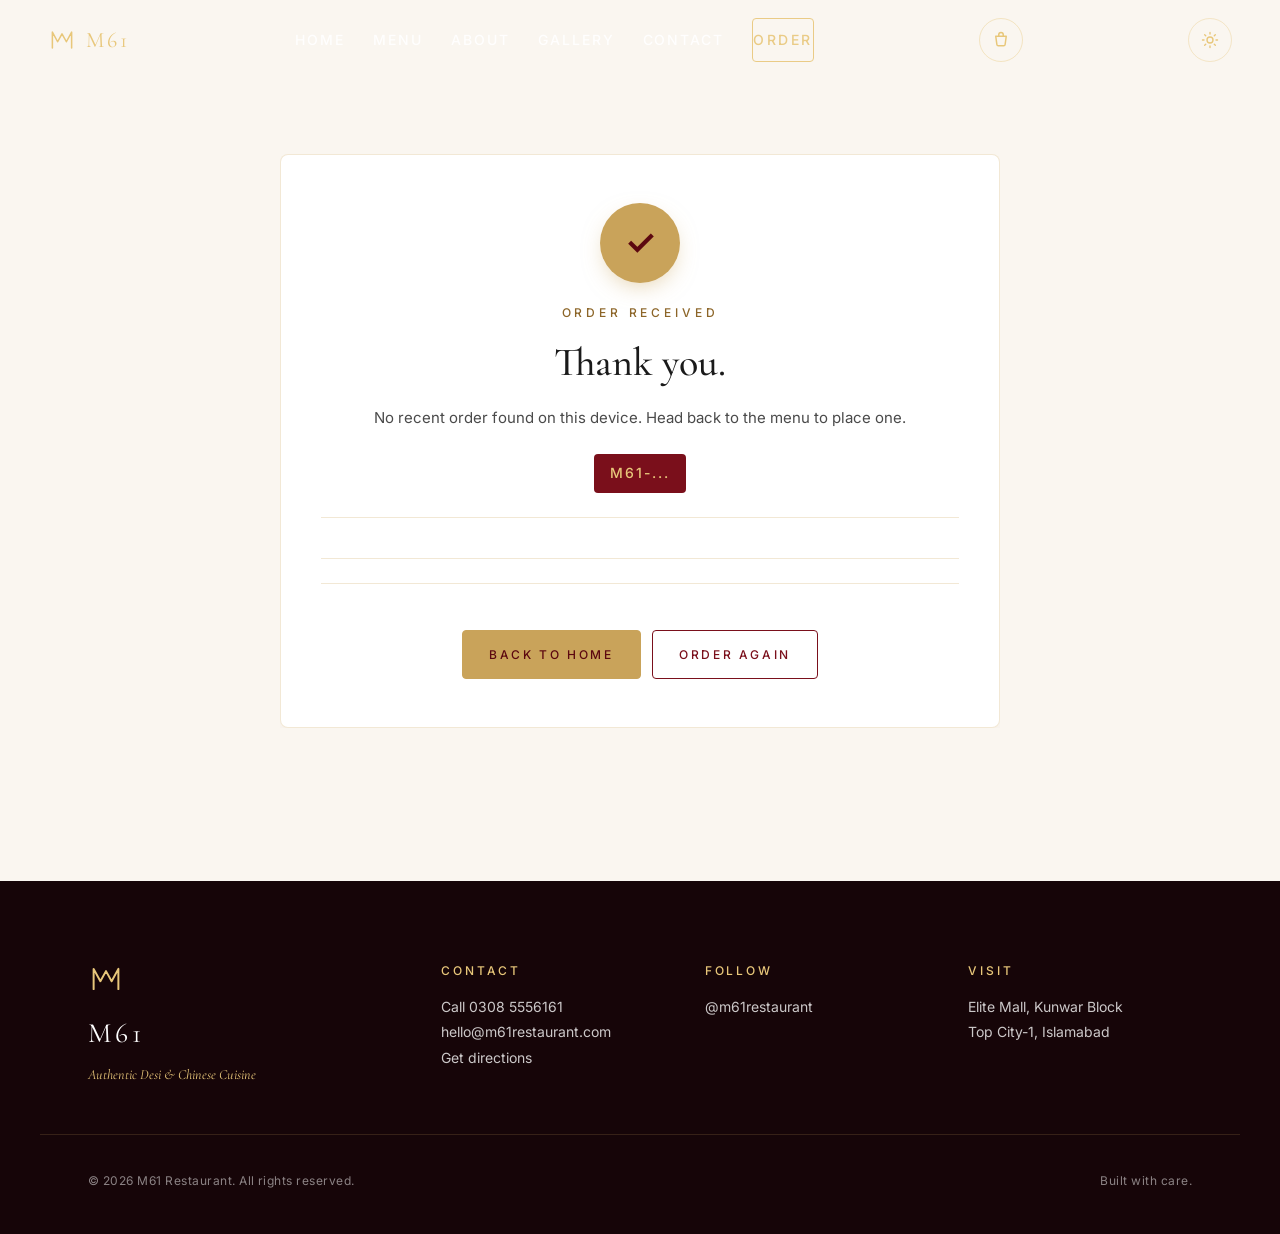
<file: order-confirmed.html>
<!doctype html>
<html lang="en" data-theme="light">
<head>
  <meta charset="utf-8" />
  <meta name="viewport" content="width=device-width,initial-scale=1,viewport-fit=cover" />
  <meta name="theme-color" content="#7A0F1B" />
  <title>Order confirmed — M61 Restaurant</title>
  <meta name="description" content="Your M61 order has been received. We'll confirm by phone shortly." />
  <meta name="robots" content="noindex,follow" />

  <meta property="og:type" content="website" />
  <meta property="og:title" content="M61 — Order confirmed" />
  <meta property="og:url" content="order-confirmed.html" />

  <link rel="canonical" href="order-confirmed.html" />
  <link rel="icon" type="image/svg+xml" href="data:image/svg+xml,%3Csvg xmlns='http://www.w3.org/2000/svg' viewBox='0 0 64 64'%3E%3Crect width='64' height='64' rx='12' fill='%237A0F1B'/%3E%3Cpath d='M14 46 V18 L24 36 L32 22 L40 36 L50 18 V46' fill='none' stroke='%23C9A35A' stroke-width='4' stroke-linejoin='round' stroke-linecap='round'/%3E%3C/svg%3E" />

  <link rel="preconnect" href="https://fonts.googleapis.com" />
  <link rel="preconnect" href="https://fonts.gstatic.com" crossorigin />
  <link rel="stylesheet" href="https://fonts.googleapis.com/css2?family=Cormorant+Garamond:wght@400;500;600&family=Inter:wght@300;400;500;600&display=swap" />
  <link rel="stylesheet" href="assets/style.css" />
  <link rel="stylesheet" href="assets/menu.css" />
  <link rel="stylesheet" href="assets/cart.css" />  <link rel="stylesheet" href="assets/ui.css" />
  <link rel="stylesheet" href="assets/theme.css" />
  <link rel="stylesheet" href="assets/motion.css" />
  <script>
    /* Restore the saved theme before first paint so it never flashes light. */
    (function () {
      try {
        var t = localStorage.getItem("m61:theme");
        document.documentElement.setAttribute("data-theme", t === "dark" ? "dark" : "light");
        var m = document.querySelector('meta[name="theme-color"]');
        if (m) m.setAttribute("content", t === "dark" ? "#120F0E" : "#7A0F1B");
      } catch (e) {
        document.documentElement.setAttribute("data-theme", "light");
      }
    })();
  </script>
</head>
<body data-page="confirmed">

  <svg class="bg-monogram" aria-hidden="true" viewBox="0 0 800 800" preserveAspectRatio="xMidYMid meet">
    <defs>
      <linearGradient id="monogramGold" x1="0" y1="0" x2="1" y2="1">
        <stop offset="0" stop-color="#E8C77A" stop-opacity=".9"/>
        <stop offset="1" stop-color="#8C6528" stop-opacity=".9"/>
      </linearGradient>
      <linearGradient id="monogramRed" x1="0" y1="0" x2="0" y2="1">
        <stop offset="0" stop-color="#9B1B2A" stop-opacity=".85"/>
        <stop offset="1" stop-color="#5C0810" stop-opacity=".85"/>
      </linearGradient>
    </defs>
    <path class="m-curve m-curve--a" d="M120,640 C120,260 320,180 400,360 C480,540 680,460 680,160" fill="none" stroke="url(#monogramGold)" stroke-width="3"/>
    <path class="m-curve m-curve--b" d="M680,640 C680,260 480,180 400,360 C320,540 120,460 120,160" fill="none" stroke="url(#monogramRed)" stroke-width="3"/>
  </svg>

  <header class="topbar">
    <a class="topbar__brand" href="index.html" aria-label="M61 Restaurant home">
      <svg class="topbar__mark" viewBox="0 0 64 64" aria-hidden="true">
        <path d="M10 50 V14 L22 36 L32 18 L42 36 L54 14 V50" fill="none" stroke="currentColor" stroke-width="3.5" stroke-linejoin="round" stroke-linecap="round"/>
      </svg>
      <span class="topbar__name">M61</span>
    </a>
    <nav class="topbar__nav" aria-label="Primary">
      <a href="index.html" data-nav="home">Home</a>
      <a href="menu.html" data-nav="menu">Menu</a>
      <a href="about.html" data-nav="about">About</a>
      <a href="gallery.html" data-nav="gallery">Gallery</a>
      <a href="contact.html" data-nav="contact">Contact</a>
      <a class="topbar__cta" href="menu.html">Order</a>
    </nav>
    <a class="topbar__cart" href="cart.html" aria-label="Cart">
      <svg viewBox="0 0 24 24" fill="none" stroke="currentColor" stroke-width="2" stroke-linecap="round" stroke-linejoin="round" aria-hidden="true">
        <path d="M5 7h14l-1.5 11a2 2 0 0 1-2 1.8H8.5a2 2 0 0 1-2-1.8L5 7z"/>
        <path d="M9 7V5a3 3 0 0 1 6 0v2"/>
      </svg>
      <span class="topbar__cart-count" data-cart-count>0</span>
    </a>
    <button class="theme-toggle" type="button" data-theme-toggle aria-pressed="false" aria-label="Switch to dark theme">
      <svg class="icon-sun" viewBox="0 0 24 24" aria-hidden="true"><circle cx="12" cy="12" r="4"/><path d="M12 2v2M12 20v2M4.9 4.9l1.4 1.4M17.7 17.7l1.4 1.4M2 12h2M20 12h2M4.9 19.1l1.4-1.4M17.7 6.3l1.4-1.4"/></svg>
      <svg class="icon-moon" viewBox="0 0 24 24" aria-hidden="true"><path d="M21 12.8A9 9 0 1 1 11.2 3a7 7 0 0 0 9.8 9.8z"/></svg>
    </button>
    <button class="topbar__menu" type="button" aria-label="Open menu" aria-expanded="false" aria-controls="drawer" data-menu-toggle>
      <span></span><span></span><span></span>
    </button>
  </header>

  <div class="drawer" id="drawer" hidden>
    <a href="index.html" data-nav="home">Home</a>
    <a href="menu.html" data-nav="menu">Menu</a>
    <a href="about.html" data-nav="about">About</a>
    <a href="gallery.html" data-nav="gallery">Gallery</a>
    <a href="contact.html" data-nav="contact">Contact</a>
    <a class="drawer__cart-link" href="cart.html">Cart <span data-cart-count>0</span></a>
    <button class="drawer__theme" type="button" data-theme-toggle>
      <svg class="icon-sun" viewBox="0 0 24 24" aria-hidden="true"><circle cx="12" cy="12" r="4"/><path d="M12 2v2M12 20v2M4.9 4.9l1.4 1.4M17.7 17.7l1.4 1.4M2 12h2M20 12h2M4.9 19.1l1.4-1.4M17.7 6.3l1.4-1.4"/></svg>
      <svg class="icon-moon" viewBox="0 0 24 24" aria-hidden="true"><path d="M21 12.8A9 9 0 1 1 11.2 3a7 7 0 0 0 9.8 9.8z"/></svg>
      <span data-theme-label>Dark mode</span>
    </button>
  </div>

  <main class="section section--confirmed">
    <div class="section__inner">
      <div class="confirmed-card" id="confirmed-card">
        <div class="confirmed__check">✓</div>
        <p class="confirmed__eyebrow">Order received</p>
        <h1 class="confirmed__title">Thank you.</h1>
        <p class="confirmed__lede" id="confirmed-msg">Your order has been received. We'll call you shortly to confirm the details and an estimated time.</p>
        <span class="confirmed__number" id="confirmed-order-no">M61-...</span>
        <div class="confirmed__details" id="confirmed-details"></div>
        <ul class="confirmed__list" id="confirmed-list"></ul>
        <div class="confirmed__totals" id="confirmed-totals"></div>
        <div class="confirmed__actions">
          <a class="btn btn--primary" href="index.html">Back to home</a>
          <a class="btn btn--ghost" href="menu.html">Order again</a>
        </div>
      </div>
    </div>
  </main>

  <footer class="footer">
    <div class="footer__inner">
      <div class="footer__brand">
        <svg class="footer__mark" viewBox="0 0 64 64" aria-hidden="true">
          <path d="M10 50 V14 L22 36 L32 18 L42 36 L54 14 V50" fill="none" stroke="currentColor" stroke-width="3.5" stroke-linejoin="round" stroke-linecap="round"/>
        </svg>
        <p class="footer__name">M61</p>
        <p class="footer__tag">Authentic Desi &amp; Chinese Cuisine</p>
      </div>
      <div class="footer__col">
        <h4>Contact</h4>
        <a href="tel:+923085556161">Call 0308 5556161</a>
        <a href="mailto:hello@m61restaurant.com">hello@m61restaurant.com</a>
        <a target="_blank" rel="noopener" href="https://www.google.com/maps/search/?api=1&query=Elite+Mall+Kunwar+Block+Top+City+Islamabad">Get directions</a>
      </div>
      <div class="footer__col">
        <h4>Follow</h4>
        <a target="_blank" rel="noopener" href="https://www.instagram.com/m61restaurant">@m61restaurant</a>
      </div>
      <div class="footer__col">
        <h4>Visit</h4>
        <span>Elite Mall, Kunwar Block</span>
        <span>Top City-1, Islamabad</span>
      </div>
    </div>
    <div class="footer__bottom">
      <p>© <span id="year"></span> M61 Restaurant. All rights reserved.</p>
      <p>Built with care.</p>
    </div>
  </footer>

  <script src="assets/main.js" defer></script>
  <script src="assets/cart.js" defer></script>
  <script src="assets/motion.js" defer></script>
  <script>
    (function () {
      const fmt = (n) => 'Rs. ' + Number(n).toLocaleString('en-PK', { maximumFractionDigits: 0 });
      const esc = (s) => String(s == null ? '' : s).replace(/[&<>"']/g, (c) =>
        ({ '&': '&amp;', '<': '&lt;', '>': '&gt;', '"': '&quot;', "'": '&#39;' }[c]));

      let order = null;
      try { order = JSON.parse(localStorage.getItem('m61:order') || 'null'); } catch (_) {}
      if (!order) {
        document.getElementById('confirmed-msg').textContent = 'No recent order found on this device. Head back to the menu to place one.';
        return;
      }

      /* Prefer the totals captured at checkout so the figure the guest
         approved is the figure shown here. Older stored orders fall back
         to recomputing from the shared cart pricing config. */
      let subtotal, delivery, total;
      if (order.totals && typeof order.totals.total === 'number') {
        subtotal = order.totals.subtotal;
        delivery = order.totals.delivery;
        total = order.totals.total;
      } else {
        const cfg = window.M61Cart || { DELIVERY_FEE: 150, FREE_DELIVERY_THRESHOLD: 3500 };
        subtotal = order.items.reduce((s, i) => s + i.qty * i.price, 0);
        const isDelivery = order.fulfilment === 'delivery';
        const free = isDelivery && subtotal >= cfg.FREE_DELIVERY_THRESHOLD;
        delivery = isDelivery ? (free ? 0 : cfg.DELIVERY_FEE) : 0;
        total = subtotal + delivery;
      }

      const itemsHtml = order.items.map((i) => '<li class="checkout-line">' +
        '<div class="checkout-line__img" style="' + (i.image ? 'background-image:url(' + encodeURI(i.image) + ');background-size:cover;background-position:center' : '') + '" aria-hidden="true"></div>' +
        '<div class="checkout-line__body">' +
          '<p class="checkout-line__name">' + esc(i.name) + '</p>' +
          (i.variant ? '<p class="checkout-line__variant">' + esc(i.variant) + '</p>' : '') +
          '<p class="checkout-line__price">' + fmt(i.price) + ' × ' + i.qty + '</p>' +
        '</div>' +
        '<div class="checkout-line__subtotal">' + fmt(i.price * i.qty) + '</div>' +
      '</li>').join('');

      document.getElementById('confirmed-order-no').textContent = order.id;
      document.getElementById('confirmed-details').innerHTML =
        '<div class="confirmed__detail"><span class="confirmed__detail-label">Name</span><span class="confirmed__detail-value">' + esc(order.name) + '</span></div>' +
        '<div class="confirmed__detail"><span class="confirmed__detail-label">Phone</span><span class="confirmed__detail-value">' + esc(order.phone) + '</span></div>' +
        '<div class="confirmed__detail"><span class="confirmed__detail-label">Fulfilment</span><span class="confirmed__detail-value">' + (order.fulfilment === 'delivery' ? 'Delivery' : 'Pickup') + '</span></div>' +
        '<div class="confirmed__detail"><span class="confirmed__detail-label">Payment</span><span class="confirmed__detail-value">' + esc(({cod:'Cash on Delivery',jazzcash:'JazzCash',easypaisa:'EasyPaisa',bank:'Bank Transfer'}[order.payment] || order.payment)) + '</span></div>';
      document.getElementById('confirmed-list').innerHTML = itemsHtml;
      document.getElementById('confirmed-totals').innerHTML =
        '<div class="confirmed__total-row"><span>Subtotal</span><span>' + fmt(subtotal) + '</span></div>' +
        (delivery
          ? '<div class="confirmed__total-row"><span>Delivery</span><span>' + fmt(delivery) + '</span></div>'
          : '<div class="confirmed__total-row"><span>' + (order.fulfilment === 'delivery' ? 'Delivery' : 'Pickup') + '</span><span>Free</span></div>') +
        '<div class="confirmed__total-row confirmed__total-row--big"><span>Total</span><strong>' + fmt(total) + '</strong></div>';
    })();
  </script>
</body>
</html>
</file>
<file: assets/style.css>
/* ============================================================
   M61 Restaurant — Design tokens
   ============================================================ */
:root {
  /* Brand palette */
  --crimson: #7A0F1B;
  --crimson-deep: #5C0810;
  --crimson-soft: #9B1B2A;
  --gold: #C9A35A;
  --gold-soft: #E8C77A;
  /* Darkened from #A47836: the original was 3.67:1 on cream and 3.95:1 on
     white, which fails WCAG AA (4.5:1) for the 12px eyebrow/label text it is
     used for. #8C6528 = 4.87:1 on cream, 5.24:1 on white. Same hue. */
  --gold-deep: #8C6528;
  --white: #FFFFFF;
  --cream: #FAF6F0;
  --ink: #1A1A1A;
  --ink-soft: #4A4A4A;
  --line: rgba(201, 163, 90, .25);

  /* Surfaces — remapped wholesale in dark mode (see theme.css) */
  --surface: #FFFFFF;
  --surface-alt: var(--cream);
  --on-surface: var(--ink);
  --on-surface-soft: var(--ink-soft);
  --accent-text: var(--crimson);

  /* Elevation */
  --shadow-soft: 0 10px 30px -18px rgba(122, 15, 27, .28);
  --shadow-lift: 0 20px 40px -28px rgba(122, 15, 27, .35);

  /* Type */
  --serif: "Cormorant Garamond", "Playfair Display", Georgia, "Times New Roman", serif;
  --sans: "Inter", system-ui, -apple-system, "Segoe UI", Roboto, "Helvetica Neue", Arial, sans-serif;

  /* Type scale — single source of truth for the ramp */
  --fs-eyebrow: 12px;
  --fs-meta: 13px;
  --fs-body: 16px;
  --fs-body-lg: 18px;
  --fs-lede: clamp(15px, 1.4vw, 17px);
  --fs-title: clamp(36px, 5vw, 64px);
  --fs-display: clamp(48px, 8vw, 96px);
  --tracking-eyebrow: .42em;
  --tracking-label: .18em;
  --tracking-wide: .22em;

  /* Spacing & sizing */
  --maxw: 1200px;
  --gutter: clamp(20px, 4vw, 48px);
  --radius: 4px;
  --radius-lg: 8px;
  --tap: 44px;

  /* Motion */
  --ease: cubic-bezier(.22,.61,.36,1);
  --ease-out: cubic-bezier(.16,1,.3,1);
  --dur: .25s;
  --dur-slow: .4s;
}

/* ============================================================
   Base
   ============================================================ */
* { box-sizing: border-box; }
[hidden] { display: none !important; }
html { scroll-behavior: smooth; -webkit-text-size-adjust: 100%; }
body {
  margin: 0;
  font-family: var(--sans);
  font-weight: 400;
  font-size: var(--fs-body);
  line-height: 1.6;
  color: var(--on-surface);
  background: var(--surface-alt);
  -webkit-font-smoothing: antialiased;
  -moz-osx-font-smoothing: grayscale;
  overflow-x: hidden;
  transition: background-color var(--dur-slow) var(--ease), color var(--dur-slow) var(--ease);
}
img, video, svg { max-width: 100%; display: block; }
a { color: inherit; text-decoration: none; }
/* No border-radius here: the outline then follows each element's own radius
   instead of detaching from every rounded control in the UI. */
a:focus-visible, button:focus-visible, input:focus-visible,
textarea:focus-visible, select:focus-visible, [tabindex]:focus-visible {
  outline: 2px solid var(--gold);
  outline-offset: 3px;
}
.visually-hidden {
  position: absolute; width: 1px; height: 1px; padding: 0; margin: -1px;
  overflow: hidden; clip: rect(0,0,0,0); white-space: nowrap; border: 0;
}

/* ============================================================
   Decorative monogram (background)
   ============================================================ */
.bg-monogram {
  position: fixed;
  inset: 0;
  width: 140vw;
  height: 140vh;
  left: -20vw;
  top: -20vh;
  z-index: 0;
  pointer-events: none;
  opacity: .06;
  mix-blend-mode: multiply;
}
.m-curve { stroke-linecap: round; }

/* ============================================================
   Top bar (crimson over hero, then crimson-deep when scrolled)
   ============================================================ */
.topbar {
  position: fixed;
  top: 0; left: 0; right: 0;
  z-index: 50;
  display: flex;
  align-items: center;
  justify-content: space-between;
  gap: 16px;
  padding: 18px var(--gutter);
  color: var(--white);
  transition: background-color .35s var(--ease), backdrop-filter .35s var(--ease), border-color .35s var(--ease);
  border-bottom: 1px solid transparent;
}
.topbar.is-scrolled {
  background: rgba(92, 8, 16, .82);
  -webkit-backdrop-filter: saturate(140%) blur(10px);
  backdrop-filter: saturate(140%) blur(10px);
  border-bottom-color: rgba(201, 163, 90, .25);
}
.topbar__brand {
  display: inline-flex;
  align-items: center;
  gap: 10px;
  color: var(--gold-soft);
  font-family: var(--serif);
  font-size: 22px;
  letter-spacing: .14em;
}
.topbar__mark { width: 28px; height: 28px; }
.topbar__nav {
  display: flex;
  align-items: center;
  gap: 28px;
  font-size: 14px;
  font-weight: 500;
  letter-spacing: .14em;
  text-transform: uppercase;
}
.topbar__nav a { position: relative; padding: 10px 0; opacity: .9; transition: opacity .2s var(--ease); }
.topbar__nav a:hover { opacity: 1; }
.topbar__nav a:not(.topbar__cta):active { opacity: 1; transform: translateY(1px); }
.topbar__nav a:not(.topbar__cta)::after {
  content: "";
  position: absolute;
  left: 0; right: 0; bottom: 0;
  height: 1px;
  background: var(--gold-soft);
  transform: scaleX(0);
  transform-origin: left center;
  transition: transform .35s var(--ease-out);
}
.topbar__nav a:not(.topbar__cta):hover::after { transform: scaleX(1); }
.topbar__cta {
  display: inline-flex;
  align-items: center;
  padding: 10px 18px;
  border: 1px solid var(--gold-soft);
  border-radius: var(--radius);
  color: var(--gold-soft);
  letter-spacing: .18em;
  transition: background-color .2s var(--ease), color .2s var(--ease);
}
.topbar__cta:hover { background: var(--gold-soft); color: var(--crimson-deep); }
.topbar__cta:active { background: var(--gold); color: var(--crimson-deep); transform: translateY(1px); }
.topbar__cart {
  position: relative;
  display: inline-flex;
  align-items: center;
  justify-content: center;
  width: var(--tap); height: var(--tap);
  color: var(--gold-soft);
  border-radius: 50%;
  border: 1px solid rgba(232,199,122,.4);
  transition: background-color .2s var(--ease), color .2s var(--ease), transform .2s var(--ease);
}
.topbar__cart:hover { background: rgba(232,199,122,.15); }
.topbar__cart:active { background: rgba(232,199,122,.25); transform: scale(.94); }
.topbar__cart svg { width: 18px; height: 18px; }
.topbar__cart-count {
  position: absolute;
  top: -2px; right: -2px;
  min-width: 20px; height: 20px;
  padding: 0 5px;
  display: inline-flex; align-items: center; justify-content: center;
  background: var(--gold);
  color: var(--crimson-deep);
  font-size: 11px;
  font-weight: 700;
  font-variant-numeric: tabular-nums;
  border-radius: 999px;
}
/* Empty cart: no badge noise on every page */
.topbar__cart-count[data-empty="true"] { display: none; }
.topbar__cart-count.is-bumping { animation: badgeBump .45s var(--ease-out); }
@keyframes badgeBump {
  0%   { transform: scale(1); }
  35%  { transform: scale(1.45); }
  60%  { transform: scale(.92); }
  100% { transform: scale(1); }
}
.topbar__menu {
  display: none;
  width: var(--tap); height: var(--tap);
  background: transparent; border: 0; cursor: pointer;
  flex-direction: column; align-items: center; justify-content: center; gap: 5px;
  color: var(--gold-soft);
  border-radius: 50%;
  transition: background-color .2s var(--ease);
}
.topbar__menu:hover { background: rgba(232,199,122,.15); }
.topbar__menu:active { background: rgba(232,199,122,.28); }
.topbar__menu span {
  display: block; width: 22px; height: 1.5px; background: currentColor; border-radius: 1px;
  transition: transform .25s var(--ease), opacity .2s var(--ease);
}
.topbar__menu[aria-expanded="true"] span:nth-child(1) { transform: translateY(6.5px) rotate(45deg); }
.topbar__menu[aria-expanded="true"] span:nth-child(2) { opacity: 0; }
.topbar__menu[aria-expanded="true"] span:nth-child(3) { transform: translateY(-6.5px) rotate(-45deg); }

.drawer {
  position: fixed;
  inset: 0 0 0 0;
  z-index: 49;
  background: rgba(92, 8, 16, .96);
  -webkit-backdrop-filter: blur(8px);
  backdrop-filter: blur(8px);
  display: flex; flex-direction: column; align-items: center; justify-content: center; gap: 28px;
  color: var(--white);
  font-family: var(--serif);
  font-size: 28px;
}
.drawer a {
  opacity: .92;
  padding: 10px 4px;
  min-height: var(--tap);
  display: inline-flex;
  align-items: center;
  border-radius: var(--radius);
  transition: opacity .2s var(--ease), color .2s var(--ease), transform .2s var(--ease);
}
.drawer a:hover, .drawer a:focus-visible { opacity: 1; color: var(--gold-soft); }
.drawer a:active { opacity: 1; transform: scale(.97); }
.drawer__close {
  position: absolute;
  top: 18px; right: 18px;
  width: var(--tap); height: var(--tap);
  display: inline-flex; align-items: center; justify-content: center;
  background: transparent;
  border: 1px solid rgba(232,199,122,.35);
  border-radius: 50%;
  color: var(--gold-soft);
  font-size: 22px;
  line-height: 1;
  cursor: pointer;
  transition: background-color .2s var(--ease), transform .2s var(--ease);
}
.drawer__close:hover { background: rgba(232,199,122,.15); }
.drawer__close:active { transform: scale(.93); }
.drawer__cta {
  margin-top: 12px;
  padding: 12px 22px;
  border: 1px solid var(--gold-soft);
  border-radius: var(--radius);
  color: var(--gold-soft);
  font-family: var(--sans);
  font-size: 14px;
  letter-spacing: .18em;
  text-transform: uppercase;
}
.drawer__cart-link {
  font-size: 18px !important;
  font-family: var(--sans) !important;
  letter-spacing: .18em !important;
  text-transform: uppercase !important;
  opacity: 1 !important;
}

/* ============================================================
   Hero
   ============================================================ */
.hero {
  position: relative;
  min-height: 100vh;
  min-height: 100svh;
  display: flex;
  align-items: center;
  justify-content: center;
  overflow: hidden;
  color: var(--white);
  isolation: isolate;
}
.hero__media {
  position: absolute;
  inset: -8% 0 -8% 0;
  z-index: -1;
  will-change: transform;
}
.hero__video {
  width: 100%; height: 100%;
  object-fit: cover;
  filter: saturate(1.05) contrast(1.04);
  /* Fade in once the first frame is decodable, so the swap from the poster
     to the video reads as intentional rather than as a flash. */
  opacity: 0;
  transition: opacity .8s var(--ease);
}
.hero__video.is-ready { opacity: 1; }
.hero[aria-busy="true"] .hero__media::after {
  content: "";
  position: absolute;
  left: 50%; top: 50%;
  width: 40px; height: 40px;
  margin: -20px 0 0 -20px;
  border: 2px solid rgba(232, 199, 122, .8);
  border-top-color: transparent;
  border-radius: 50%;
  animation: spin .8s linear infinite;
}
.hero__poster {
  position: absolute;
  inset: 0;
  width: 100%; height: 100%;
  object-fit: cover;
  filter: saturate(1.05) contrast(1.04);
}
.hero__scrim {
  position: absolute; inset: 0;
  background:
    radial-gradient(ellipse at 50% 40%, rgba(0,0,0,0) 0%, rgba(0,0,0,.35) 60%, rgba(0,0,0,.7) 100%),
    linear-gradient(180deg, rgba(92,8,16,.45) 0%, rgba(20,4,8,.65) 100%);
}
.hero__curves {
  position: absolute; inset: 0;
  width: 100%; height: 100%;
  opacity: .55;
  pointer-events: none;
}

.hero__content {
  position: relative;
  z-index: 1;
  width: min(100%, var(--maxw));
  padding: 0 var(--gutter);
  text-align: center;
  will-change: transform;
}
.hero__eyebrow {
  margin: 0 0 18px;
  font-size: 12px;
  letter-spacing: .42em;
  text-transform: uppercase;
  color: var(--gold-soft);
  opacity: 0;
  animation: fadeIn .9s var(--ease-out) .15s forwards;
}
.hero__eyebrow span {
  display: inline-block;
  padding-bottom: 8px;
  border-bottom: 1px solid var(--gold);
}
.hero__title {
  display: flex;
  justify-content: center;
  align-items: baseline;
  gap: clamp(2px, .8vw, 8px);
  margin: 0;
  font-family: var(--serif);
  font-weight: 500;
  font-size: clamp(96px, 18vw, 240px);
  line-height: .9;
  letter-spacing: -.02em;
  color: var(--white);
  text-shadow: 0 8px 30px rgba(0,0,0,.4);
}
.hero__title-line {
  display: inline-block;
  opacity: 0;
  transform: translateY(28px);
  animation: rise .9s var(--ease-out) forwards;
}
.hero__title-line:nth-child(1) { animation-delay: .25s; color: var(--gold-soft); }
.hero__title-line:nth-child(2) { animation-delay: .4s; }
.hero__title-line:nth-child(3) { animation-delay: .55s; color: var(--gold-soft); }
.hero__sub {
  margin: 16px 0 8px;
  font-family: var(--serif);
  font-size: clamp(20px, 2.6vw, 30px);
  font-style: italic;
  font-weight: 400;
  color: var(--gold-soft);
  letter-spacing: .04em;
  opacity: 0;
  animation: fadeIn .9s var(--ease-out) .8s forwards;
}
.hero__tag {
  margin: 0 auto 32px;
  max-width: 560px;
  font-size: clamp(14px, 1.4vw, 16px);
  color: rgba(255,255,255,.82);
  letter-spacing: .04em;
  opacity: 0;
  animation: fadeIn .9s var(--ease-out) 1s forwards;
}
.hero__actions {
  display: inline-flex;
  flex-wrap: wrap;
  justify-content: center;
  gap: 14px;
  opacity: 0;
  animation: fadeIn .9s var(--ease-out) 1.15s forwards;
}
.btn {
  display: inline-flex;
  align-items: center;
  justify-content: center;
  gap: 10px;
  min-height: var(--tap);
  padding: 14px 26px;
  font-family: var(--sans);
  font-size: 12px;
  font-weight: 500;
  letter-spacing: var(--tracking-wide);
  text-transform: uppercase;
  border-radius: var(--radius);
  transition:
    background-color var(--dur) var(--ease),
    color var(--dur) var(--ease),
    border-color var(--dur) var(--ease),
    transform var(--dur) var(--ease),
    box-shadow var(--dur) var(--ease);
  border: 1px solid transparent;
  cursor: pointer;
  will-change: transform;
  -webkit-tap-highlight-color: transparent;
  user-select: none;
}
.btn--primary {
  background: var(--gold);
  color: var(--crimson-deep);
  border-color: var(--gold);
}
.btn--primary:hover { background: var(--gold-soft); border-color: var(--gold-soft); transform: translateY(-1px); }
.btn--ghost {
  background: transparent;
  color: var(--white);
  border-color: rgba(255,255,255,.5);
}
.btn--ghost:hover { border-color: var(--gold-soft); color: var(--gold-soft); transform: translateY(-1px); }
.btn--crimson {
  background: var(--crimson);
  color: var(--gold-soft);
  border-color: var(--crimson);
}
.btn--crimson:hover { background: var(--crimson-deep); border-color: var(--crimson-deep); transform: translateY(-1px); }

/* Press feedback — there was previously no :active rule anywhere in the
   codebase, so every tap on a thumb-sized control gave no response. */
.btn:active { transform: translateY(0) scale(.975); }
.btn--primary:active { background: var(--gold-deep); border-color: var(--gold-deep); color: var(--white); }
.btn--ghost:active { background: rgba(255,255,255,.12); border-color: var(--gold-soft); }
.btn--crimson:active { background: var(--crimson-deep); }

/* Disabled / locked state */
.btn[disabled], .btn[aria-disabled="true"] {
  opacity: .45;
  cursor: not-allowed;
  transform: none;
  box-shadow: none;
  pointer-events: none;
}

/* Loading state — used by the Place order button */
.btn.is-loading { pointer-events: none; color: transparent; position: relative; }
.btn.is-loading::after {
  content: "";
  position: absolute;
  width: 17px; height: 17px;
  border: 2px solid currentColor;
  border-top-color: transparent;
  border-radius: 50%;
  color: var(--crimson-deep);
  animation: spin .7s linear infinite;
}
.btn--ghost.is-loading::after, .btn--crimson.is-loading::after { color: var(--gold-soft); }
@keyframes spin { to { transform: rotate(360deg); } }

/* Block-level CTA (order summary) */
.btn--block { width: 100%; }
.btn--lg { min-height: 56px; font-size: 13px; }

.hero__scroll {
  position: absolute;
  left: 50%;
  bottom: 32px;
  transform: translateX(-50%);
  display: flex; flex-direction: column; align-items: center; gap: 8px;
  color: var(--gold-soft);
  font-size: 11px;
  letter-spacing: .32em;
  text-transform: uppercase;
  opacity: 0;
  animation: fadeIn .9s var(--ease-out) 1.4s forwards;
  text-shadow: 0 1px 6px rgba(0,0,0,.6);
  z-index: 2;
}
.hero__scroll-label { color: var(--gold-soft); }
.hero__scroll-line {
  display: block;
  width: 1px;
  height: 38px;
  background: linear-gradient(to bottom, var(--gold-soft), transparent);
  position: relative;
  overflow: hidden;
}
.hero__scroll-line::after {
  content: "";
  position: absolute; top: -100%; left: 0; right: 0;
  height: 100%;
  background: var(--gold);
  animation: scrollLine 2.4s cubic-bezier(.6,.05,.4,.95) infinite;
}

@keyframes fadeIn { to { opacity: 1; } }
@keyframes rise { to { opacity: 1; transform: translateY(0); } }
@keyframes scrollLine { 0% { top: -100%; } 100% { top: 100%; } }

/* ============================================================
   Sections — shared
   ============================================================ */
.section {
  position: relative;
  padding: clamp(80px, 12vw, 160px) 0;
  isolation: isolate;
  overflow: hidden;
}
.section__inner {
  width: min(100%, var(--maxw));
  margin: 0 auto;
  padding: 0 var(--gutter);
}
.section__eyebrow {
  margin: 0 0 14px;
  font-size: var(--fs-eyebrow);
  font-weight: 600;
  letter-spacing: var(--tracking-eyebrow);
  text-transform: uppercase;
  color: var(--gold-deep);
}
.section__title {
  margin: 0 0 24px;
  font-family: var(--serif);
  font-weight: 500;
  font-size: var(--fs-title);
  line-height: 1.05;
  letter-spacing: -.01em;
  color: var(--ink);
}
.section__lede {
  max-width: 640px;
  margin: 0 0 56px;
  color: var(--ink-soft);
  font-size: var(--fs-lede);
}

/* ============================================================
   About
   ============================================================ */
.section--about {
  background: linear-gradient(180deg, var(--cream) 0%, #fff 100%);
}
.about__grid {
  display: grid;
  grid-template-columns: 1.4fr .8fr;
  gap: clamp(40px, 6vw, 96px);
  align-items: start;
}
.about__copy p {
  font-size: clamp(16px, 1.5vw, 19px);
  line-height: 1.7;
  color: var(--ink-soft);
  margin: 0 0 18px;
}
.about__copy p:last-child { margin-bottom: 0; }
.about__signature {
  text-align: center;
  padding: 32px 24px;
  border: 1px solid var(--line);
  border-radius: var(--radius-lg);
  background: rgba(255,255,255,.6);
}
.about__seal {
  width: 160px; height: 160px;
  margin: 0 auto 16px;
}
.about__seal-line {
  margin: 0;
  font-family: var(--serif);
  font-style: italic;
  font-size: 15px;
  color: var(--ink-soft);
  letter-spacing: .04em;
}

/* ============================================================
   Menu preview (numbered cards)
   ============================================================ */
.section--menu {
  background: linear-gradient(180deg, #fff 0%, var(--cream) 100%);
  position: relative;
}
.section--menu::before {
  content: "";
  position: absolute;
  inset: 0;
  background-image: url("data:image/svg+xml;utf8,<svg xmlns='http://www.w3.org/2000/svg' viewBox='0 0 1440 400'><path d='M-40,300 C300,200 500,360 720,260 C940,160 1140,360 1500,240' fill='none' stroke='%23C9A35A' stroke-width='1' opacity='.35'/></svg>");
  background-size: 100% auto;
  background-repeat: no-repeat;
  background-position: center;
  pointer-events: none;
  z-index: -1;
  opacity: .6;
}
.menu__grid {
  display: grid;
  grid-template-columns: repeat(auto-fit, minmax(240px, 1fr));
  gap: 24px;
}
.menu__card {
  position: relative;
  padding: 36px 28px 32px;
  background: rgba(255,255,255,.85);
  border: 1px solid var(--line);
  border-radius: var(--radius-lg);
  transition: transform .4s var(--ease-out), box-shadow .4s var(--ease), border-color .4s var(--ease);
  display: block;
}
.menu__card::after {
  content: "";
  position: absolute;
  left: 28px; right: 28px;
  bottom: 0;
  height: 2px;
  background: linear-gradient(90deg, var(--gold), transparent);
  transform: scaleX(0);
  transform-origin: left;
  transition: transform .6s var(--ease-out);
}
.menu__card:hover {
  transform: translateY(-4px);
  border-color: var(--gold);
  box-shadow: var(--shadow-lift);
}
.menu__card:hover::after { transform: scaleX(1); }
.menu__card:active { transform: translateY(-1px) scale(.99); }
.menu__num {
  font-family: var(--serif);
  font-size: 14px;
  font-weight: 600;
  letter-spacing: .3em;
  color: var(--gold-deep);
  margin-bottom: 14px;
}
.menu__name {
  margin: 0 0 12px;
  font-family: var(--serif);
  font-weight: 500;
  font-size: 26px;
  line-height: 1.2;
  color: var(--ink);
}
.menu__desc {
  margin: 0 0 16px;
  font-size: 15px;
  line-height: 1.65;
  color: var(--ink-soft);
}
.menu__note {
  margin: 0;
  font-size: 12px;
  letter-spacing: .18em;
  text-transform: uppercase;
  color: var(--crimson);
}
.menu__placeholder-note,
.reviews__placeholder-note,
.visit__note {
  margin: 36px 0 0;
  font-size: 12px;
  color: var(--ink-soft);
  opacity: .65;
  font-style: italic;
}

/* ============================================================
   Reviews
   ============================================================ */
.section--reviews {
  background: var(--crimson-deep);
  color: var(--white);
  position: relative;
  overflow: hidden;
}
.section--reviews::before {
  content: "";
  position: absolute;
  inset: 0;
  background:
    radial-gradient(ellipse at 20% 20%, rgba(201,163,90,.18), transparent 60%),
    radial-gradient(ellipse at 80% 80%, rgba(201,163,90,.12), transparent 60%);
  pointer-events: none;
}
.section--reviews .section__eyebrow { color: var(--gold-soft); }
.section--reviews .section__title { color: var(--white); }
.reviews__grid {
  display: grid;
  grid-template-columns: repeat(auto-fit, minmax(260px, 1fr));
  gap: 24px;
  position: relative;
}
.review {
  margin: 0;
  padding: 32px 28px;
  background: rgba(255,255,255,.05);
  border: 1px solid rgba(201,163,90,.25);
  border-radius: var(--radius-lg);
  position: relative;
  transition: transform .4s var(--ease-out), background-color .4s var(--ease);
}
.review:hover {
  transform: translateY(-3px);
  background: rgba(255,255,255,.08);
}
.review:active { transform: translateY(-1px) scale(.99); }
.review::before {
  content: "\201C";
  position: absolute;
  top: -8px; left: 18px;
  font-family: var(--serif);
  font-size: 80px;
  line-height: 1;
  color: var(--gold);
  opacity: .5;
}
.review blockquote {
  margin: 0 0 18px;
  font-family: var(--serif);
  font-style: italic;
  font-size: 19px;
  line-height: 1.55;
  color: rgba(255,255,255,.92);
}
.review figcaption {
  display: flex;
  flex-direction: column;
  gap: 2px;
  font-size: 12px;
  letter-spacing: .14em;
  text-transform: uppercase;
}
.review__name { color: var(--gold-soft); font-weight: 500; }
.review__meta { color: rgba(255,255,255,.55); font-size: 11px; }

/* ============================================================
   Visit (hours + location)
   ============================================================ */
.section--visit {
  background: var(--cream);
}
.visit__grid {
  display: grid;
  grid-template-columns: 1fr 1fr;
  gap: clamp(40px, 6vw, 96px);
  align-items: start;
}
.hours {
  list-style: none;
  margin: 0 0 24px;
  padding: 0;
  border-top: 1px solid var(--line);
}
.hours li {
  display: flex;
  justify-content: space-between;
  align-items: baseline;
  gap: 16px;
  padding: 18px 0;
  border-bottom: 1px solid var(--line);
  font-size: 15px;
  color: var(--ink);
}
.hours li span:first-child {
  font-family: var(--serif);
  font-size: 18px;
  letter-spacing: .04em;
  color: var(--ink);
}
.hours li span:last-child {
  font-variant-numeric: tabular-nums;
  letter-spacing: .04em;
  color: var(--ink-soft);
}
.address {
  margin: 0 0 24px;
  font-style: normal;
  font-size: 16px;
  line-height: 1.7;
  color: var(--ink-soft);
}
.address strong {
  display: block;
  font-family: var(--serif);
  font-weight: 500;
  font-size: 22px;
  color: var(--ink);
  margin-bottom: 6px;
  letter-spacing: .02em;
}
.visit__actions {
  display: flex;
  flex-wrap: wrap;
  gap: 14px;
}
.visit__actions .btn--primary {
  background: var(--crimson);
  color: var(--gold-soft);
  border-color: var(--crimson);
}
.visit__actions .btn--primary:hover { background: var(--crimson-deep); border-color: var(--crimson-deep); }
.visit__actions .btn--ghost {
  color: var(--crimson);
  border-color: var(--crimson);
}
.visit__actions .btn--ghost:hover { background: var(--crimson); color: var(--white); }

/* ============================================================
   Footer
   ============================================================ */
.footer {
  background: #160508;
  color: rgba(255,255,255,.78);
  padding: 80px 0 32px;
}
.footer__inner {
  width: min(100%, var(--maxw));
  margin: 0 auto;
  padding: 0 var(--gutter);
  display: grid;
  grid-template-columns: 1.4fr 1fr 1fr 1fr;
  gap: 40px;
}
.footer__brand {
  display: flex;
  flex-direction: column;
  gap: 8px;
}
.footer__mark { width: 36px; height: 36px; color: var(--gold-soft); }
.footer__name {
  font-family: var(--serif);
  font-size: 28px;
  letter-spacing: .14em;
  color: var(--white);
  margin: 6px 0 0;
}
.footer__tag {
  font-family: var(--serif);
  font-style: italic;
  color: var(--gold-soft);
  font-size: 14px;
  margin: 0;
}
.footer__col h4 {
  margin: 0 0 14px;
  font-size: 12px;
  letter-spacing: .24em;
  text-transform: uppercase;
  color: var(--gold-soft);
  font-weight: 500;
}
.footer__col a, .footer__col span {
  display: block;
  font-size: 14px;
  line-height: 1.8;
  color: rgba(255,255,255,.78);
  transition: color .2s var(--ease);
}
.footer__col a:hover { color: var(--gold-soft); }
.footer__bottom {
  width: min(100%, var(--maxw));
  margin: 48px auto 0;
  padding: 24px var(--gutter) 0;
  border-top: 1px solid rgba(201,163,90,.18);
  display: flex;
  justify-content: space-between;
  align-items: center;
  font-size: 12px;
  color: rgba(255,255,255,.5);
  letter-spacing: .04em;
}

/* ============================================================
   Responsive
   ============================================================ */
@media (max-width: 900px) {
  .topbar__nav { display: none; }
  .topbar__menu { display: inline-flex; }
  /* The cart icon used to be hidden here entirely, which pushed the most-used
     control in an ordering flow behind the hamburger drawer on phones.
     It now stays visible at all breakpoints; the drawer keeps its own link. */
  .about__grid { grid-template-columns: 1fr; }
  .visit__grid { grid-template-columns: 1fr; }
  .footer__inner { grid-template-columns: 1fr 1fr; }
  .footer__brand { grid-column: 1 / -1; }
}
@media (max-width: 520px) {
  .topbar { padding: 12px var(--gutter); }
  .topbar__brand { font-size: 19px; }
  .topbar__mark { width: 24px; height: 24px; }
  .footer__inner { grid-template-columns: 1fr; }
  .footer__bottom { flex-direction: column; gap: 8px; }
  .hero__actions { width: 100%; }
  .hero__actions .btn { flex: 1; min-width: 0; }
}

/* ============================================================
   Reduced motion
   ============================================================ */
@media (prefers-reduced-motion: reduce) {
  *, *::before, *::after {
    animation-duration: .01ms !important;
    animation-iteration-count: 1 !important;
    transition-duration: .01ms !important;
    scroll-behavior: auto !important;
  }
  .bg-monogram, .hero__media, .hero__content, [data-parallax-layer] { transform: none !important; }
}

/* ============================================================
   Page hero (compact) — used on Menu, About, Gallery, Contact
   ============================================================ */
.page-hero {
  position: relative;
  padding: 180px 0 80px;
  isolation: isolate;
  overflow: hidden;
  color: var(--white);
  text-align: center;
}
.page-hero__bg {
  position: absolute;
  inset: 0;
  z-index: -1;
  background:
    radial-gradient(ellipse at 50% 30%, rgba(201,163,90,.18), transparent 70%),
    linear-gradient(180deg, #5C0810 0%, #2A0307 100%);
}
.page-hero__bg::after {
  content: "";
  position: absolute;
  inset: 0;
  background-image: url("data:image/svg+xml;utf8,<svg xmlns='http://www.w3.org/2000/svg' viewBox='0 0 1440 600'><path d='M-40,500 C300,360 600,520 900,400 C1200,280 1380,460 1500,360' fill='none' stroke='%23C9A35A' stroke-width='1.2' opacity='.5'/><path d='M-40,420 C300,300 600,440 900,340 C1200,240 1380,400 1500,300' fill='none' stroke='%237A0F1B' stroke-width='1.2' opacity='.55'/></svg>");
  background-size: 100% 100%;
  background-repeat: no-repeat;
  opacity: .8;
}
.page-hero__inner {
  width: min(100%, var(--maxw));
  margin: 0 auto;
  padding: 0 var(--gutter);
}
.page-hero__title {
  margin: 14px 0 22px;
  font-family: var(--serif);
  font-weight: 500;
  font-size: var(--fs-display);
  line-height: 1.02;
  letter-spacing: -.01em;
  color: var(--white);
}
.page-hero__title em {
  font-style: italic;
  color: var(--gold-soft);
  font-weight: 400;
}
.page-hero__lede {
  max-width: 640px;
  margin: 0 auto;
  color: rgba(255,255,255,.78);
  font-size: clamp(15px, 1.5vw, 18px);
  line-height: 1.65;
}
.page-hero .section__eyebrow { color: var(--gold-soft); }

/* ============================================================
   Active nav state
   ============================================================ */
.topbar__nav a.is-active,
.drawer a.is-active {
  color: var(--gold-soft);
}
.topbar__nav a.is-active:not(.topbar__cta)::after {
  transform: scaleX(1);
}

/* ============================================================
   Section CTA row
   ============================================================ */
.section__cta-row {
  margin-top: 56px;
  display: flex;
  justify-content: center;
}

/* ============================================================
   Contact cards
   ============================================================ */
.section--contact { background: var(--cream); }
.contact-grid {
  display: grid;
  grid-template-columns: 1fr 1fr;
  gap: 24px;
}
.contact-card {
  background: var(--white);
  border: 1px solid var(--line);
  border-radius: var(--radius-lg);
  padding: 32px 28px;
  display: flex;
  flex-direction: column;
}
.contact-card__address {
  margin: 0 0 18px;
  font-style: normal;
  font-size: 18px;
  line-height: 1.7;
  color: var(--ink-soft);
}
.contact-card__address strong {
  display: block;
  font-family: var(--serif);
  font-weight: 500;
  font-size: 24px;
  color: var(--ink);
  margin-bottom: 4px;
}
.contact-card__big {
  margin: 0 0 8px;
  font-family: var(--serif);
  font-weight: 500;
  font-size: clamp(24px, 3vw, 30px);
  line-height: 1.2;
  color: var(--ink);
}
.contact-card__big a { color: var(--crimson); transition: color .2s var(--ease); }
.contact-card__big a:hover { color: var(--gold-deep); }
.contact-card__hint {
  margin: 0 0 18px;
  font-size: 13px;
  color: var(--ink-soft);
  font-style: italic;
  opacity: .85;
}
.contact-card__actions {
  margin-top: auto;
  display: flex;
  flex-wrap: wrap;
  gap: 12px;
}
.contact-card__actions .btn--primary {
  background: var(--crimson);
  color: var(--gold-soft);
  border-color: var(--crimson);
}
.contact-card__actions .btn--primary:hover { background: var(--crimson-deep); }
.contact-card__actions .btn--ghost {
  color: var(--crimson);
  border-color: var(--crimson);
}
.contact-card__actions .btn--ghost:hover { background: var(--crimson); color: var(--white); }
.hours--inline { border: 0; margin: 0 0 18px; }
.hours--inline li { border-bottom: 1px solid var(--line); }
.hours--inline li:last-child { border-bottom: 0; }
.contact-card--map { grid-column: 1 / -1; }
.contact-card__map {
  margin-top: 8px;
  border-radius: var(--radius);
  overflow: hidden;
  border: 1px solid var(--line);
  aspect-ratio: 16 / 7;
  background: #2A0307;
}
.contact-card__map iframe { width: 100%; height: 100%; border: 0; display: block; }
@media (max-width: 820px) {
  .contact-grid { grid-template-columns: 1fr; }
  .contact-card--map { grid-column: auto; }
  .contact-card__map { aspect-ratio: 16 / 10; }
}

/* ============================================================
   Gallery
   ============================================================ */
.section--gallery { background: var(--cream); }
.gallery-grid {
  display: grid;
  grid-template-columns: repeat(auto-fit, minmax(280px, 1fr));
  gap: 18px;
}
.gallery-item {
  position: relative;
  aspect-ratio: 4/3;
  border-radius: var(--radius-lg);
  overflow: hidden;
  background: var(--crimson-deep);
}
.gallery-item img {
  width: 100%; height: 100%;
  object-fit: cover;
  transition: transform .6s var(--ease-out);
}
.gallery-item:hover img { transform: scale(1.05); }
.gallery-item__overlay {
  position: absolute; inset: auto 0 0 0;
  padding: 20px 22px;
  background: linear-gradient(180deg, transparent, rgba(0,0,0,.7));
  color: var(--white);
}
.gallery-item__name {
  margin: 0 0 2px;
  font-family: var(--serif);
  font-size: 22px;
  font-weight: 500;
  line-height: 1.2;
}
.gallery-item__cat {
  margin: 0;
  font-size: 11px;
  letter-spacing: .18em;
  text-transform: uppercase;
  color: var(--gold-soft);
}

/* ============================================================
   About: values, cuisine, CTA band
   ============================================================ */
.section--values { background: var(--cream); }
.values__grid {
  display: grid;
  grid-template-columns: repeat(auto-fit, minmax(240px, 1fr));
  gap: 24px;
}
.value {
  padding: 36px 28px;
  background: var(--white);
  border: 1px solid var(--line);
  border-radius: var(--radius-lg);
  transition: transform .35s var(--ease-out), box-shadow .35s var(--ease), border-color .35s var(--ease);
}
.value:hover { transform: translateY(-3px); border-color: var(--gold); box-shadow: var(--shadow-lift); }
.value:active { transform: translateY(-1px) scale(.99); }
.value__num {
  font-family: var(--serif);
  font-size: 14px;
  font-weight: 600;
  letter-spacing: .3em;
  color: var(--gold-deep);
  margin-bottom: 14px;
}
.value__name {
  margin: 0 0 12px;
  font-family: var(--serif);
  font-weight: 500;
  font-size: 24px;
  line-height: 1.2;
  color: var(--ink);
}
.value p { margin: 0; font-size: 15px; line-height: 1.65; color: var(--ink-soft); }

.section--cuisine { background: #fff; }
.cuisine__grid {
  display: grid;
  grid-template-columns: repeat(auto-fit, minmax(240px, 1fr));
  gap: 24px;
}
.cuisine-card {
  padding: 36px 28px;
  background: var(--cream);
  border: 1px solid var(--line);
  border-radius: var(--radius-lg);
  transition: transform .35s var(--ease-out), border-color .35s var(--ease);
}
.cuisine-card:hover { transform: translateY(-3px); border-color: var(--crimson); }
.cuisine-card:active { transform: translateY(-1px) scale(.99); }
.cuisine-card__icon { width: 44px; height: 44px; color: var(--crimson); margin-bottom: 18px; }
.cuisine-card h3 { margin: 0 0 10px; font-family: var(--serif); font-weight: 500; font-size: 22px; color: var(--ink); }
.cuisine-card p { margin: 0; font-size: 14px; line-height: 1.65; color: var(--ink-soft); }

.section--cta {
  background: var(--crimson-deep);
  color: var(--white);
  position: relative;
  overflow: hidden;
}
.section--cta::before {
  content: "";
  position: absolute;
  inset: 0;
  background: radial-gradient(ellipse at 80% 20%, rgba(201,163,90,.2), transparent 60%);
  pointer-events: none;
}
.cta-band {
  display: grid;
  grid-template-columns: 1.4fr .8fr;
  gap: 40px;
  align-items: center;
  position: relative;
}
.cta-band .section__eyebrow { color: var(--gold-soft); }
.cta-band .section__title { color: var(--white); margin-bottom: 14px; }
.cta-band .section__lede { color: rgba(255,255,255,.78); margin-bottom: 0; }
.cta-band__actions {
  display: flex;
  flex-wrap: wrap;
  gap: 14px;
  justify-content: flex-end;
}
.cta-band__actions .btn--primary {
  background: var(--gold);
  color: var(--crimson-deep);
  border-color: var(--gold);
}
.cta-band__actions .btn--primary:hover { background: var(--gold-soft); border-color: var(--gold-soft); }
.cta-band__actions .btn--ghost {
  color: var(--gold-soft);
  border-color: var(--gold-soft);
}
.cta-band__actions .btn--ghost:hover { background: var(--gold-soft); color: var(--crimson-deep); }
@media (max-width: 820px) {
  .cta-band { grid-template-columns: 1fr; }
  .cta-band__actions { justify-content: flex-start; }
}
</file>
<file: assets/menu.css>
/* ============================================================
   M61 Restaurant — Menu page styles
   Includes the Foodpanda-style sticky nav (search + tabs with
   item counts) and the "Popular" section.
   ============================================================ */

/* ----- Foodpanda-style sticky menu nav (search + tabs) ----- */
.menu-nav {
  position: sticky;
  top: 72px;
  z-index: 30;
  background: rgba(250, 246, 240, .96);
  -webkit-backdrop-filter: saturate(140%) blur(12px);
  backdrop-filter: saturate(140%) blur(12px);
  border-bottom: 1px solid var(--line);
  padding: 12px var(--gutter) 0;
}
.menu-nav__search {
  position: relative;
  display: flex;
  align-items: center;
  max-width: 360px;
  margin: 0 0 12px;
  background: var(--white);
  border: 1px solid var(--line);
  border-radius: 999px;
  padding: 0 14px;
  transition: border-color .2s var(--ease), box-shadow .2s var(--ease);
}
.menu-nav__search:focus-within {
  border-color: var(--crimson);
  box-shadow: 0 0 0 3px rgba(122, 15, 27, .12);
}
.menu-nav__search-icon {
  width: 16px;
  height: 16px;
  color: var(--ink-soft);
  flex-shrink: 0;
}
.menu-nav__search input {
  flex: 1;
  border: 0;
  outline: 0;
  background: transparent;
  padding: 10px 10px 10px 12px;
  font: 500 13px/1 var(--sans);
  color: var(--ink);
  letter-spacing: 0;
  width: auto;
  min-width: 0;
}
.menu-nav__search input::placeholder { color: var(--ink-soft); }
.menu-nav__search-clear {
  border: 0;
  background: transparent;
  color: var(--ink-soft);
  font-size: 18px;
  line-height: 1;
  cursor: pointer;
  padding: 0 0 0 6px;
  display: none;
  width: auto;
  border-radius: 0;
}
.menu-nav__search.is-filled .menu-nav__search-clear { display: inline-flex; align-items: center; justify-content: center; }
.menu-nav__search-clear:hover { color: var(--crimson); }

/* Horizontal category tabs row */
.menu-tabs {
  display: flex;
  flex-wrap: nowrap;
  gap: 4px 6px;
  justify-content: flex-start;
  padding: 0 0 12px;
  margin: 0 calc(-1 * var(--gutter));
  padding-left: var(--gutter);
  padding-right: var(--gutter);
  background: transparent;
  border-bottom: 0;
  overflow-x: auto;
  overflow-y: hidden;
  -webkit-overflow-scrolling: touch;
  scrollbar-width: none;
  mask-image: linear-gradient(to right, transparent 0, #000 24px, #000 calc(100% - 32px), transparent 100%);
  -webkit-mask-image: linear-gradient(to right, transparent 0, #000 24px, #000 calc(100% - 32px), transparent 100%);
}
.menu-tabs::-webkit-scrollbar { display: none; }
.menu-tabs a {
  font-family: var(--sans);
  font-size: 12px;
  font-weight: 500;
  letter-spacing: .14em;
  text-transform: uppercase;
  color: var(--ink-soft);
  padding: 8px 14px;
  border-radius: 999px;
  white-space: nowrap;
  position: relative;
  transition: color .2s var(--ease);
  flex-shrink: 0;
  display: inline-flex;
  align-items: center;
  gap: 6px;
}
.menu-tabs a::after {
  content: "";
  position: absolute;
  left: 14px; right: 14px; bottom: 2px;
  height: 2px;
  background: var(--crimson);
  border-radius: 1px;
  transform: scaleX(0);
  transform-origin: center;
  transition: transform .3s var(--ease-out);
}
.menu-tabs a:hover { color: var(--crimson); }
.menu-tabs a.is-active { color: var(--crimson); font-weight: 600; }
.menu-tabs a.is-active::after { transform: scaleX(1); }
.menu-tabs__emoji { font-size: 13px; }
.tab-count {
  color: var(--ink-soft);
  font-weight: 400;
  font-size: 11px;
  letter-spacing: .04em;
  font-variant-numeric: tabular-nums;
}
.menu-tabs a.is-active .tab-count { color: var(--crimson); }

/* ----- "No results" state ----- */
.menu-no-results {
  display: none;
  max-width: 720px;
  margin: 0 auto;
  text-align: center;
  padding: 32px 16px 64px;
}
.menu-no-results.is-shown { display: block; }
.menu-no-results h3 {
  font-family: var(--serif);
  font-size: clamp(20px, 2.2vw, 24px);
  font-weight: 500;
  color: var(--ink);
  margin: 0 0 24px;
}
.menu-no-results h3 em { font-style: italic; color: var(--crimson); }
.menu-no-results__box {
  background: var(--cream);
  border: 1px solid var(--line);
  border-radius: var(--radius-lg);
  padding: 48px 24px;
  color: var(--ink-soft);
  font-size: 15px;
}

/* ----- Section base for menu pages ----- */
.section--menu {
  background: linear-gradient(180deg, #fff 0%, var(--cream) 100%);
  position: relative;
  overflow: hidden;
}
.section--menu--alt {
  background: linear-gradient(180deg, var(--cream) 0%, #fff 100%);
}
.section--menu--popular {
  background: linear-gradient(180deg, #fff 0%, var(--cream) 100%);
}

/* ----- Popular section header ----- */
.popular-head {
  display: flex;
  align-items: baseline;
  flex-wrap: wrap;
  gap: 8px 18px;
  margin: 0 0 28px;
  padding-bottom: 18px;
  border-bottom: 1px solid var(--line);
}
.popular-head__title {
  display: inline-flex;
  align-items: center;
  gap: 10px;
  font-family: var(--serif);
  font-size: clamp(28px, 3.4vw, 38px);
  font-weight: 500;
  color: var(--ink);
  margin: 0;
  letter-spacing: -.005em;
}
.popular-head__title em { font-style: italic; color: var(--crimson); }
.popular-head__icon {
  display: inline-flex;
  align-items: center;
  justify-content: center;
  width: 38px; height: 38px;
  border-radius: 50%;
  background: linear-gradient(135deg, var(--crimson) 0%, var(--crimson-deep) 100%);
  color: var(--gold-soft);
  font-size: 18px;
}
.popular-head__sub {
  font-family: var(--sans);
  font-size: 13px;
  color: var(--ink-soft);
  margin: 0;
  letter-spacing: .04em;
}

/* ----- Menu block (a category inside a section) ----- */
.menu-block {
  margin-top: 56px;
  scroll-margin-top: 160px;
}
.menu-block:first-of-type { margin-top: 0; }
.menu-block__head {
  margin-bottom: 24px;
  padding-bottom: 14px;
  border-bottom: 2px solid var(--crimson);
  display: flex;
  align-items: baseline;
  flex-wrap: wrap;
  gap: 8px 16px;
  justify-content: space-between;
}
.menu-block__title {
  margin: 0;
  font-family: var(--serif);
  font-weight: 500;
  font-size: clamp(24px, 3vw, 32px);
  line-height: 1.2;
  color: var(--crimson);
  letter-spacing: -.01em;
}
.menu-block__sub {
  margin: 0;
  font-size: 12px;
  letter-spacing: .14em;
  text-transform: uppercase;
  color: var(--gold-deep);
  font-weight: 500;
}

/* ----- Menu list — Foodpanda-inspired card grid ----- */
.menu-list {
  list-style: none;
  margin: 0;
  padding: 0;
  display: grid;
  grid-template-columns: repeat(auto-fill, minmax(380px, 1fr));
  gap: 16px;
}
.menu-card {
  position: relative;
  display: grid;
  grid-template-columns: 1fr 130px;
  gap: 16px;
  align-items: stretch;
  padding: 18px 18px 18px 20px;
  background: var(--white);
  border: 1px solid var(--line);
  border-radius: var(--radius-lg);
  transition: transform .3s var(--ease-out), box-shadow .3s var(--ease), border-color .3s var(--ease);
}
.menu-card:hover {
  transform: translateY(-2px);
  box-shadow: 0 14px 32px -18px rgba(122,15,27,.22);
  border-color: rgba(201,163,90,.6);
}
.menu-card.is-hidden { display: none; }
.menu-card__body {
  display: flex;
  flex-direction: column;
  min-width: 0;
}
.menu-card__name {
  margin: 0 0 6px;
  font-family: var(--serif);
  font-weight: 500;
  font-size: 20px;
  line-height: 1.25;
  color: var(--ink);
  letter-spacing: .005em;
  display: flex;
  align-items: center;
  gap: 8px;
  flex-wrap: wrap;
}
.menu-card__name small {
  display: block;
  flex-basis: 100%;
  margin-top: 4px;
  font-family: var(--sans);
  font-size: 13px;
  font-weight: 400;
  line-height: 1.55;
  color: var(--ink-soft);
  letter-spacing: 0;
}
.menu-card__price {
  display: flex;
  align-items: baseline;
  gap: 8px;
  flex-wrap: wrap;
  margin: 0 0 4px;
  font-variant-numeric: tabular-nums;
}
.menu-card__price-now {
  font-family: var(--serif);
  font-weight: 500;
  font-size: 19px;
  color: var(--crimson);
  letter-spacing: .01em;
}
.menu-card__price-was {
  font-family: var(--sans);
  font-size: 13px;
  color: var(--ink-soft);
  text-decoration: line-through;
  opacity: .7;
}
.menu-card__price small {
  font-family: var(--sans);
  font-size: 11px;
  color: var(--ink-soft);
  letter-spacing: .14em;
  text-transform: uppercase;
  margin-left: 2px;
}
.menu-card__desc {
  margin: 6px 0 12px;
  font-family: var(--sans);
  font-size: 13px;
  line-height: 1.55;
  color: var(--ink-soft);
  display: -webkit-box;
  -webkit-line-clamp: 2;
  -webkit-box-orient: vertical;
  overflow: hidden;
}
.menu-card__actions {
  display: flex;
  flex-wrap: wrap;
  gap: 8px;
  margin-top: auto;
  padding-top: 8px;
}
.menu-card__actions .btn-add {
  padding: 7px 12px;
  font-size: 10.5px;
  letter-spacing: .12em;
  flex: 1;
  min-width: 0;
  justify-content: center;
  text-align: center;
}
.menu-card__media {
  position: relative;
  width: 130px;
  height: 130px;
  border-radius: 10px;
  overflow: hidden;
  background: var(--crimson-deep);
  flex-shrink: 0;
  align-self: start;
}
.menu-card__media::before {
  content: "";
  position: absolute;
  inset: 0;
  background-color: var(--crimson-deep);
  background-size: cover;
  background-position: center;
  background-repeat: no-repeat;
}
.menu-card__add {
  position: absolute;
  bottom: 8px;
  right: 8px;
  width: 34px;
  height: 34px;
  border-radius: 50%;
  background: var(--gold);
  color: var(--crimson-deep);
  border: 2px solid var(--white);
  font-size: 20px;
  font-weight: 600;
  line-height: 1;
  cursor: pointer;
  display: flex;
  align-items: center;
  justify-content: center;
  box-shadow: 0 4px 12px rgba(0,0,0,.25);
  transition: transform .2s var(--ease), background-color .2s var(--ease);
  z-index: 2;
  padding: 0;
}
.menu-card__add:hover { transform: scale(1.08); background: var(--gold-soft); }
.menu-card__add.is-added { background: var(--white); color: var(--crimson); }
.menu-card__badge {
  display: inline-flex;
  align-items: center;
  gap: 4px;
  font-family: var(--sans);
  font-size: 10px;
  font-weight: 600;
  letter-spacing: .14em;
  text-transform: uppercase;
  color: var(--crimson);
  white-space: nowrap;
}
.menu-card__badge::before {
  content: "🔥";
  font-size: 11px;
}

/* Mobile: stack media above content */
@media (max-width: 540px) {
  .menu-card {
    grid-template-columns: 1fr;
    padding: 14px;
  }
  .menu-card__media {
    width: 100%;
    height: 140px;
    order: -1;
  }
  .menu-card__name { font-size: 18px; }
  .menu-card__price-now { font-size: 17px; }
  .menu-card__add { width: 30px; height: 30px; font-size: 18px; }
}

/* Original menu scans */
.section--menu-scans {
  background: var(--cream);
}

/* Signature dishes strip (above deals) */
.signature-strip {
  background: linear-gradient(180deg, #fff 0%, var(--cream) 100%);
  padding: clamp(60px, 9vw, 100px) 0;
  position: relative;
  overflow: hidden;
}
.signature-strip::before {
  content: "";
  position: absolute;
  inset: 0;
  background-image: url("data:image/svg+xml;utf8,<svg xmlns='http://www.w3.org/2000/svg' viewBox='0 0 1440 300'><path d='M-40,240 C300,160 600,280 900,200 C1200,120 1380,260 1500,200' fill='none' stroke='%23C9A35A' stroke-width='1' opacity='.35'/></svg>");
  background-size: 100% 100%;
  background-repeat: no-repeat;
  pointer-events: none;
  opacity: .5;
}
.signature-strip__inner {
  position: relative;
  width: min(100%, var(--maxw));
  margin: 0 auto;
  padding: 0 var(--gutter);
}
.signature-strip__head {
  text-align: center;
  margin-bottom: 40px;
}
.signature-strip__eyebrow {
  margin: 0 0 12px;
  font-size: 12px;
  letter-spacing: .42em;
  text-transform: uppercase;
  color: var(--gold-deep);
  font-weight: 500;
}
.signature-strip__title {
  margin: 0 0 12px;
  font-family: var(--serif);
  font-weight: 500;
  font-size: clamp(30px, 4.5vw, 46px);
  line-height: 1.1;
  letter-spacing: -.005em;
  color: var(--ink);
}
.signature-strip__title em { font-style: italic; color: var(--crimson); font-weight: 400; }
.signature-strip__lede {
  margin: 0 auto;
  max-width: 560px;
  color: var(--ink-soft);
  font-size: 15px;
  line-height: 1.65;
}
.signature-strip__grid {
  display: grid;
  grid-template-columns: repeat(5, 1fr);
  gap: 18px;
}
.signature-item {
  margin: 0;
  position: relative;
  border-radius: var(--radius-lg);
  overflow: hidden;
  aspect-ratio: 4 / 5;
  background: #1A0307;
  cursor: pointer;
  transition: transform .4s var(--ease-out), box-shadow .4s var(--ease);
  border: 1px solid var(--line);
}
.signature-item:hover {
  transform: translateY(-4px);
  box-shadow: 0 20px 40px -20px rgba(122,15,27,.4);
  border-color: var(--gold);
}
.signature-item img {
  width: 100%; height: 100%;
  object-fit: cover;
  display: block;
  transition: transform .6s var(--ease-out), filter .4s var(--ease);
  filter: saturate(1.05) contrast(1.04);
}
.signature-item:hover img { transform: scale(1.06); filter: saturate(1.15) contrast(1.06); }
.signature-item__caption {
  position: absolute;
  left: 0; right: 0; bottom: 0;
  padding: 16px 18px;
  background: linear-gradient(180deg, transparent 0%, rgba(20,4,8,.82) 100%);
  color: var(--white);
  font-family: var(--serif);
  font-size: 17px;
  font-style: italic;
  letter-spacing: .01em;
  display: flex;
  align-items: flex-end;
  justify-content: space-between;
  gap: 8px;
}
.signature-item__caption small {
  font-family: var(--sans);
  font-size: 10px;
  font-style: normal;
  font-weight: 500;
  letter-spacing: .18em;
  text-transform: uppercase;
  color: var(--gold-soft);
  opacity: .9;
}
@media (max-width: 960px) {
  .signature-strip__grid { grid-template-columns: repeat(3, 1fr); }
}
@media (max-width: 640px) {
  .signature-strip__grid {
    display: flex;
    overflow-x: auto;
    scroll-snap-type: x mandatory;
    -webkit-overflow-scrolling: touch;
    gap: 14px;
    padding-bottom: 12px;
    margin: 0 calc(-1 * var(--gutter));
    padding-left: var(--gutter);
    padding-right: var(--gutter);
  }
  .signature-item { flex: 0 0 70%; scroll-snap-align: start; }
}
.menu-scans {
  display: grid;
  grid-template-columns: repeat(auto-fit, minmax(280px, 1fr));
  gap: 24px;
  margin-top: 24px;
}
.menu-scan {
  margin: 0;
  background: var(--white);
  border: 1px solid var(--line);
  border-radius: var(--radius-lg);
  overflow: hidden;
  transition: transform .35s var(--ease-out), box-shadow .35s var(--ease);
}
.menu-scan:hover {
  transform: translateY(-4px);
  box-shadow: 0 24px 50px -28px rgba(122,15,27,.3);
}
.menu-scan img {
  width: 100%;
  height: auto;
  display: block;
  background: #FAF6F0;
}
.menu-scan figcaption {
  padding: 14px 18px;
  font-family: var(--serif);
  font-style: italic;
  font-size: 14px;
  color: var(--ink-soft);
  border-top: 1px solid var(--line);
  text-align: center;
}

.menu-footnote {
  width: min(100%, var(--maxw));
  margin: 0 auto;
  padding: 24px var(--gutter) 80px;
  font-size: 12px;
  color: var(--ink-soft);
  opacity: .7;
  text-align: center;
  font-style: italic;
}

.menu__card--link {
  display: block;
  text-decoration: none;
  color: inherit;
}
.menu__card--link::after {
  content: "View →";
  display: block;
  margin-top: 18px;
  font-family: var(--sans);
  font-size: 11px;
  letter-spacing: .22em;
  text-transform: uppercase;
  color: var(--gold-deep);
  transition: transform .25s var(--ease-out);
}
.menu__card--link:hover::after { transform: translateX(4px); }
</file>
<file: assets/cart.css>
/* ============================================================
   M61 Restaurant — Cart, checkout, deals, confirmation styles
   ============================================================ */

/* ----- Deals band (top of menu page) ----- */
.deals-band { padding: 80px 0 64px; background: var(--white); }
.deals__grid {
  display: grid;
  grid-template-columns: repeat(auto-fit, minmax(300px, 1fr));
  gap: 24px;
  margin-top: 48px;
}
.deal-card {
  background: var(--cream);
  border: 1px solid var(--line);
  border-radius: var(--radius);
  overflow: hidden;
  display: flex;
  flex-direction: column;
  transition: transform .3s var(--ease-out), box-shadow .3s var(--ease), border-color .3s var(--ease);
}
.deal-card:hover {
  transform: translateY(-4px);
  box-shadow: var(--shadow-soft);
  border-color: rgba(201, 163, 90, .5);
}
.deal-card__media {
  position: relative;
  aspect-ratio: 4/3;
  background: var(--crimson-deep);
  overflow: hidden;
}
.deal-card__media img { width: 100%; height: 100%; object-fit: cover; }
.deal-card__badge {
  position: absolute;
  top: 14px; left: 14px;
  padding: 6px 12px;
  background: var(--crimson);
  color: var(--gold-soft);
  font-size: 10px;
  font-weight: 600;
  letter-spacing: .18em;
  text-transform: uppercase;
  border-radius: 999px;
}
.deal-card__body {
  padding: 20px 22px 22px;
  display: flex;
  flex-direction: column;
  flex: 1;
}
.deal-card__name {
  font-family: var(--serif);
  font-size: 22px;
  font-weight: 500;
  color: var(--ink);
  margin: 0 0 4px;
}
.deal-card__serves {
  font-size: 11px;
  letter-spacing: .18em;
  text-transform: uppercase;
  color: var(--gold-deep);
  font-weight: 600;
  margin: 0 0 14px;
}
.deal-card__items {
  list-style: none;
  padding: 0;
  margin: 0 0 18px;
  flex: 1;
}
.deal-card__items li {
  font-size: 13px;
  line-height: 1.6;
  color: var(--ink-soft);
  padding: 4px 0 4px 18px;
  position: relative;
}
.deal-card__items li::before {
  content: "•";
  position: absolute;
  left: 0;
  color: var(--gold);
  font-weight: 700;
}
.deal-card__pricing { display: flex; align-items: baseline; gap: 8px; margin-bottom: 14px; }
.deal-card__price {
  font-family: var(--serif);
  font-size: 26px;
  font-weight: 500;
  color: var(--crimson);
  font-variant-numeric: tabular-nums;
}
.deal-card__add { width: 100%; }

/* Poster-style deal card (image contains all info) */
.deals__grid--posters {
  grid-template-columns: repeat(auto-fit, minmax(300px, 1fr));
  gap: 32px;
  max-width: 1100px;
  margin: 56px auto 0;
}
.deal-card--poster {
  background: transparent;
  border: 0;
  box-shadow: none;
}
.deal-card--poster:hover {
  transform: translateY(-6px);
  box-shadow: 0 30px 60px -28px rgba(0,0,0,.7);
}
.deal-card--poster .deal-card__media {
  aspect-ratio: 4 / 5;
  border-radius: var(--radius-lg);
  border: 1px solid rgba(232,199,122,.25);
  overflow: hidden;
  background: #1A0307;
}
.deal-card--poster .deal-card__badge {
  top: 16px;
  left: 16px;
  font-size: 11px;
  padding: 6px 14px;
}
.deal-card--poster .deal-card__body {
  padding: 18px 8px 0;
  background: transparent;
}
.deal-card--poster .deal-card__add {
  font-size: 12px;
  letter-spacing: .16em;
  padding: 14px 18px;
  background: var(--gold);
  color: var(--crimson-deep);
  border-color: var(--gold);
}
.deal-card--poster .deal-card__add:hover {
  background: var(--gold-soft);
  border-color: var(--gold-soft);
  color: var(--crimson-deep);
}

/* ----- Buttons shared ----- */
.btn-add {
  display: inline-flex;
  align-items: center;
  justify-content: center;
  gap: 6px;
  padding: 8px 14px;
  font-size: 11px;
  font-weight: 600;
  letter-spacing: .14em;
  text-transform: uppercase;
  border-radius: 999px;
  background: var(--crimson);
  color: var(--white);
  border: 1.5px solid var(--crimson);
  cursor: pointer;
  transition: background .2s var(--ease), transform .2s var(--ease);
}
.btn-add:hover { background: var(--crimson-deep); transform: translateY(-1px); }
.btn-add--gold { background: var(--gold); color: var(--crimson-deep); border-color: var(--gold); }
.btn-add--gold:hover { background: var(--gold-soft); color: var(--crimson-deep); }
.btn-add--ghost { background: transparent; color: var(--crimson); border-color: var(--crimson); }
.btn-add--ghost:hover { background: var(--crimson); color: var(--white); }

/* ----- Cart page ----- */
.cart-page { padding: 132px 0 96px; min-height: 80vh; }
.cart-page__inner { max-width: 1100px; margin: 0 auto; padding: 0 var(--gutter); }
.cart-page__head { text-align: center; margin-bottom: 48px; }
.cart-page__title { font-family: var(--serif); font-size: clamp(36px, 5vw, 56px); margin: 0 0 12px; }
.cart-page__title em { font-style: italic; color: var(--crimson); }
.cart-page__lede { color: var(--ink-soft); font-size: 16px; }
.cart-grid {
  display: grid;
  grid-template-columns: 1.4fr 1fr;
  gap: 48px;
  align-items: start;
}
@media (max-width: 820px) {
  .cart-grid { grid-template-columns: 1fr; gap: 32px; }
}
.cart-list { display: flex; flex-direction: column; gap: 14px; }
.cart-item {
  display: grid;
  grid-template-columns: 100px 1fr auto;
  gap: 18px;
  align-items: center;
  padding: 16px;
  background: var(--white);
  border: 1px solid var(--line);
  border-radius: var(--radius);
}
.cart-item__media {
  width: 100px; height: 100px;
  border-radius: 10px;
  background: var(--crimson-deep);
  position: relative;
  overflow: hidden;
}
.cart-item__media::before {
  content: "";
  position: absolute; inset: 0;
  background-color: var(--crimson-deep);
  background-size: cover;
  background-position: center;
}
.cart-item__name {
  font-family: var(--serif);
  font-size: 18px;
  font-weight: 500;
  color: var(--ink);
  margin: 0 0 4px;
  line-height: 1.2;
}
.cart-item__variant {
  font-size: 11px;
  letter-spacing: .14em;
  text-transform: uppercase;
  color: var(--ink-soft);
  margin: 0 0 8px;
  font-weight: 500;
}
.cart-item__price {
  font-family: var(--serif);
  font-size: 16px;
  color: var(--crimson);
  font-weight: 500;
  margin: 0;
}
.cart-item__qty {
  display: inline-flex;
  align-items: center;
  gap: 4px;
  border: 1px solid var(--line);
  border-radius: 999px;
  padding: 2px;
  margin-top: 10px;
}
.cart-item__qty button {
  width: 28px; height: 28px;
  border: 0;
  background: transparent;
  color: var(--crimson);
  font-size: 16px;
  font-weight: 600;
  cursor: pointer;
  border-radius: 50%;
  transition: background .2s var(--ease);
}
.cart-item__qty button:hover { background: var(--crimson-soft); }
.cart-item__qty span {
  min-width: 24px;
  text-align: center;
  font-variant-numeric: tabular-nums;
  font-weight: 600;
  color: var(--ink);
}
.cart-item__actions {
  display: flex;
  flex-direction: column;
  align-items: flex-end;
  gap: 10px;
}
.cart-item__remove {
  border: 0;
  background: transparent;
  color: var(--ink-soft);
  font-size: 11px;
  letter-spacing: .12em;
  text-transform: uppercase;
  font-weight: 600;
  cursor: pointer;
  padding: 4px 0;
}
.cart-item__remove:hover { color: var(--crimson); }

.cart-empty {
  text-align: center;
  padding: 80px 24px;
  background: var(--cream);
  border: 1px solid var(--line);
  border-radius: var(--radius);
}
.cart-empty__icon {
  width: 80px; height: 80px;
  margin: 0 auto 24px;
  border-radius: 50%;
  background: var(--crimson-soft);
  color: var(--crimson);
  display: flex; align-items: center; justify-content: center;
}
.cart-empty__icon svg { width: 36px; height: 36px; }
.cart-empty h3 {
  font-family: var(--serif);
  font-size: 26px;
  margin: 0 0 8px;
}
.cart-empty p { color: var(--ink-soft); margin: 0 0 24px; }

.cart-summary {
  position: sticky;
  top: 88px;
  background: var(--white);
  border: 1px solid var(--line);
  border-radius: var(--radius);
  padding: 28px;
  box-shadow: var(--shadow-soft);
}
.cart-summary h3 { font-family: var(--serif); font-size: 22px; margin: 0 0 18px; color: var(--crimson); }
.cart-summary__row {
  display: flex;
  justify-content: space-between;
  padding: 10px 0;
  font-size: 14px;
  color: var(--ink-soft);
}
.cart-summary__row strong { color: var(--ink); font-weight: 500; font-variant-numeric: tabular-nums; }
.cart-summary__total {
  display: flex;
  justify-content: space-between;
  align-items: baseline;
  padding: 16px 0;
  margin: 8px 0;
  border-top: 1px solid var(--line);
  border-bottom: 1px solid var(--line);
}
.cart-summary__total span:first-child {
  font-family: var(--serif);
  font-size: 18px;
  color: var(--ink);
}
.cart-summary__total strong {
  font-family: var(--serif);
  font-size: 28px;
  color: var(--crimson);
  font-weight: 500;
  font-variant-numeric: tabular-nums;
}
.cart-summary .btn { width: 100%; margin-top: 8px; }
.cart-summary__note { font-size: 12px; color: var(--ink-soft); text-align: center; margin: 12px 0 0; }

/* ----- Checkout page ----- */
.checkout-page { padding: 132px 0 96px; }
.checkout-page__inner { max-width: 1100px; margin: 0 auto; padding: 0 var(--gutter); }
.checkout-page__head { text-align: center; margin-bottom: 40px; }
.checkout-page__title { font-family: var(--serif); font-size: clamp(32px, 4vw, 44px); margin: 0 0 8px; }
.checkout-page__title em { font-style: italic; color: var(--crimson); }
.checkout-grid {
  display: grid;
  grid-template-columns: 1.4fr 1fr;
  gap: 48px;
  align-items: start;
}
@media (max-width: 820px) {
  .checkout-grid { grid-template-columns: 1fr; gap: 32px; }
}
.checkout-section {
  background: var(--white);
  border: 1px solid var(--line);
  border-radius: var(--radius);
  padding: 28px;
  margin-bottom: 18px;
}
.checkout-section h3 {
  font-family: var(--serif);
  font-size: 20px;
  color: var(--crimson);
  margin: 0 0 18px;
  display: flex;
  align-items: center;
  gap: 10px;
}
.checkout-section h3 .step {
  display: inline-flex;
  width: 28px; height: 28px;
  align-items: center;
  justify-content: center;
  background: var(--crimson);
  color: var(--gold-soft);
  border-radius: 50%;
  font-size: 13px;
  font-family: var(--sans);
  font-weight: 600;
}
.payment-options { display: flex; flex-direction: column; gap: 10px; }
.payment-option {
  display: flex;
  align-items: center;
  gap: 14px;
  padding: 14px 16px;
  border: 1.5px solid var(--line);
  border-radius: 12px;
  cursor: pointer;
  transition: border-color .2s var(--ease), background .2s var(--ease);
}
.payment-option:hover { border-color: rgba(201, 163, 90, .5); }
.payment-option input[type="radio"] {
  width: 18px; height: 18px;
  accent-color: var(--crimson);
  margin: 0;
}
.payment-option.is-selected { border-color: var(--crimson); background: var(--crimson-soft); }
.payment-option__title { font-weight: 600; color: var(--ink); font-size: 14px; }
.payment-option__sub { font-size: 12px; color: var(--ink-soft); }
.payment-detail { display: none; margin-top: 14px; padding: 14px; background: var(--cream); border-radius: 10px; }
.payment-detail.is-shown { display: block; }
.payment-detail p { font-size: 13px; color: var(--ink-soft); margin: 0 0 8px; line-height: 1.55; }
.payment-detail strong { color: var(--ink); font-weight: 600; }

.checkout-summary { position: sticky; top: 88px; }
.checkout-summary .cart-summary__items {
  margin: 0 0 16px;
  padding: 0 0 16px;
  border-bottom: 1px solid var(--line);
  list-style: none;
  display: flex;
  flex-direction: column;
  gap: 8px;
}
.checkout-summary .cart-summary__items li {
  display: flex;
  justify-content: space-between;
  font-size: 13px;
  color: var(--ink-soft);
}
.checkout-summary .cart-summary__items li strong { color: var(--ink); font-weight: 500; }

/* ----- Order confirmed page ----- */
.confirmed-page { padding: 132px 0 96px; }
.confirmed-page__inner { max-width: 720px; margin: 0 auto; padding: 0 var(--gutter); text-align: center; }
.confirmed-icon {
  width: 96px; height: 96px;
  margin: 0 auto 32px;
  border-radius: 50%;
  background: linear-gradient(135deg, var(--crimson) 0%, var(--crimson-deep) 100%);
  color: var(--gold-soft);
  display: flex; align-items: center; justify-content: center;
  box-shadow: 0 16px 40px -12px rgba(122, 15, 27, .4);
}
.confirmed-icon svg { width: 48px; height: 48px; stroke-width: 2.5; }
.confirmed-page h1 {
  font-family: var(--serif);
  font-size: clamp(32px, 4.5vw, 48px);
  margin: 0 0 16px;
}
.confirmed-page h1 em { font-style: italic; color: var(--crimson); }
.confirmed-page__lede {
  font-size: 17px;
  color: var(--ink-soft);
  line-height: 1.7;
  margin: 0 0 32px;
}
.confirmed-card {
  background: var(--white);
  border: 1px solid var(--line);
  border-radius: var(--radius);
  padding: 32px;
  text-align: left;
  box-shadow: var(--shadow-soft);
  margin-bottom: 32px;
}
.confirmed-card__row {
  display: flex;
  justify-content: space-between;
  align-items: baseline;
  padding: 12px 0;
  border-bottom: 1px solid var(--line);
}
.confirmed-card__row:last-child { border-bottom: 0; }
.confirmed-card__row span { color: var(--ink-soft); font-size: 13px; letter-spacing: .12em; text-transform: uppercase; font-weight: 500; }
.confirmed-card__row strong { color: var(--ink); font-family: var(--serif); font-size: 18px; font-weight: 500; }
.confirmed-card__order-no {
  font-family: var(--serif);
  font-size: 24px;
  color: var(--crimson);
  font-weight: 600;
  letter-spacing: .04em;
}
.confirmed-actions { display: flex; gap: 14px; justify-content: center; flex-wrap: wrap; }

/* ----- Toast ----- */
.toast {
  position: fixed;
  bottom: 24px; right: 24px;
  z-index: 100;
  background: var(--crimson);
  color: var(--white);
  padding: 14px 20px;
  border-radius: 12px;
  font-size: 14px;
  font-weight: 500;
  display: flex;
  align-items: center;
  gap: 10px;
  box-shadow: 0 14px 32px -12px rgba(0,0,0,.4);
  opacity: 0;
  transform: translateY(20px);
  transition: opacity .3s var(--ease), transform .3s var(--ease);
  pointer-events: none;
  max-width: 360px;
}
.toast.is-shown { opacity: 1; transform: translateY(0); }
.toast__icon {
  width: 22px; height: 22px;
  border-radius: 50%;
  background: var(--gold-soft);
  color: var(--crimson-deep);
  display: flex; align-items: center; justify-content: center;
  flex-shrink: 0;
}
.toast__icon svg { width: 14px; height: 14px; stroke-width: 3; }

/* ============================================================
   Order confirmed (single confirmed-card layout)
   ============================================================ */
.section--confirmed { background: var(--cream); }
.confirmed-card {
  max-width: 720px;
  margin: 0 auto;
  background: var(--white);
  border: 1px solid var(--line);
  border-radius: var(--radius-lg);
  padding: 48px 40px;
  text-align: center;
}
.confirmed__check {
  width: 80px; height: 80px;
  margin: 0 auto 20px;
  border-radius: 50%;
  background: var(--gold);
  color: var(--crimson-deep);
  display: flex; align-items: center; justify-content: center;
  font-size: 36px;
  font-weight: 600;
  box-shadow: 0 8px 24px -8px rgba(201,163,90,.6);
}
.confirmed__eyebrow {
  margin: 0 0 8px;
  font-size: 12px;
  letter-spacing: .32em;
  text-transform: uppercase;
  color: var(--gold-deep);
  font-weight: 500;
}
.confirmed__title {
  margin: 0 0 12px;
  font-family: var(--serif);
  font-weight: 500;
  font-size: clamp(28px, 4vw, 40px);
  color: var(--ink);
}
.confirmed__lede {
  margin: 0 0 24px;
  color: var(--ink-soft);
  font-size: 15px;
  line-height: 1.6;
}
.confirmed__number {
  display: inline-block;
  padding: 8px 16px;
  background: var(--crimson);
  color: var(--gold-soft);
  font-family: var(--sans);
  font-size: 14px;
  font-weight: 500;
  letter-spacing: .14em;
  border-radius: var(--radius);
  margin-bottom: 24px;
}
.confirmed__details {
  display: grid;
  grid-template-columns: 1fr 1fr;
  gap: 14px 24px;
  padding: 20px 0;
  border-top: 1px solid var(--line);
  border-bottom: 1px solid var(--line);
  text-align: left;
  margin-bottom: 24px;
}
.confirmed__detail { display: flex; flex-direction: column; gap: 4px; }
.confirmed__detail-label {
  font-size: 11px;
  letter-spacing: .14em;
  text-transform: uppercase;
  color: var(--gold-deep);
  font-weight: 500;
}
.confirmed__detail-value {
  font-size: 15px;
  color: var(--ink);
  font-weight: 500;
  line-height: 1.4;
}
.confirmed__list {
  list-style: none;
  margin: 0 0 24px;
  padding: 0;
  text-align: left;
}
.confirmed__list .checkout-line {
  padding: 14px 0;
  border-bottom: 1px solid var(--line);
  display: flex;
  align-items: center;
  gap: 14px;
}
.confirmed__list .checkout-line:last-child { border-bottom: 0; }
.confirmed__list .checkout-line__img {
  width: 56px; height: 56px;
  border-radius: var(--radius);
  background: var(--crimson-deep);
  flex-shrink: 0;
  display: flex; align-items: center; justify-content: center;
}
.confirmed__list .checkout-line__body { flex: 1; min-width: 0; }
.confirmed__list .checkout-line__name {
  margin: 0 0 2px;
  font-family: var(--serif);
  font-size: 15px;
  color: var(--ink);
  font-weight: 500;
}
.confirmed__list .checkout-line__variant {
  margin: 0 0 2px;
  font-size: 10px;
  color: var(--gold-deep);
  letter-spacing: .12em;
  text-transform: uppercase;
  font-weight: 500;
}
.confirmed__list .checkout-line__price {
  margin: 0;
  font-size: 11px;
  color: var(--ink-soft);
  font-variant-numeric: tabular-nums;
}
.confirmed__list .checkout-line__subtotal {
  font-family: var(--sans);
  font-size: 14px;
  font-weight: 600;
  color: var(--crimson);
  font-variant-numeric: tabular-nums;
  white-space: nowrap;
}
.confirmed__totals {
  border-top: 1px solid var(--line);
  padding-top: 18px;
  margin-bottom: 28px;
  text-align: left;
}
.confirmed__total-row {
  display: flex;
  justify-content: space-between;
  padding: 6px 0;
  font-size: 14px;
  color: var(--ink-soft);
  font-variant-numeric: tabular-nums;
}
.confirmed__total-row--big {
  font-size: 22px;
  color: var(--ink);
  font-weight: 600;
  border-top: 1px solid var(--line);
  margin-top: 8px;
  padding-top: 14px;
}
.confirmed__total-row--big strong { color: var(--crimson); }
.confirmed__actions {
  display: flex;
  gap: 12px;
  justify-content: center;
  flex-wrap: wrap;
  margin-top: 8px;
}
.confirmed__actions .btn--ghost {
  color: var(--crimson);
  border-color: var(--crimson);
}
.confirmed__actions .btn--ghost:hover { background: var(--crimson); color: var(--white); }
@media (max-width: 640px) {
  .confirmed__details { grid-template-columns: 1fr; }
  .confirmed-card { padding: 32px 22px; }
}
</file>
<file: assets/ui.css>
/* ============================================================
   M61 Restaurant — Cart & checkout components
   ------------------------------------------------------------
   These classes are used by cart.html and checkout.html but were
   never defined in any stylesheet, which left the entire checkout
   form unstyled and collapsed the two-column layouts to a single
   unstyled stack. Defined here against the existing design system.
   ============================================================ */

/* ----- Shared page shell ----- */
.section--cart,
.section--checkout { background: var(--surface-alt); }

.cart-layout {
  display: grid;
  grid-template-columns: minmax(0, 1.5fr) minmax(320px, .85fr);
  gap: clamp(28px, 4vw, 48px);
  align-items: start;
}
@media (max-width: 900px) {
  .cart-layout { grid-template-columns: 1fr; }
  .cart-summary { position: static; }
}

/* ----- Checkout: two-column layout ----- */
.checkout-layout {
  display: grid;
  grid-template-columns: minmax(0, 1.5fr) minmax(320px, .85fr);
  gap: clamp(28px, 4vw, 48px);
  align-items: start;
}
@media (max-width: 900px) {
  .checkout-layout { grid-template-columns: 1fr; }
  .checkout-summary { position: static; }
}

/* ----- Card container ----- */
.checkout-card {
  background: var(--surface);
  border: 1px solid var(--line);
  border-radius: var(--radius-lg);
  padding: clamp(22px, 3vw, 32px);
  box-shadow: var(--shadow-soft);
  margin-bottom: 18px;
}
.checkout-card:last-child { margin-bottom: 0; }
.checkout-card > h3 {
  margin: 0 0 20px;
  font-family: var(--serif);
  font-weight: 500;
  font-size: 22px;
  line-height: 1.2;
  color: var(--ink);
  display: flex;
  align-items: center;
  gap: 10px;
}
.checkout-card > h3::before {
  content: "";
  width: 3px;
  height: 20px;
  border-radius: 2px;
  background: linear-gradient(180deg, var(--gold), var(--gold-deep));
  flex-shrink: 0;
}

/* ----- Form grid ----- */
.form-grid {
  display: grid;
  grid-template-columns: 1fr 1fr;
  gap: 16px;
}
@media (max-width: 560px) {
  .form-grid { grid-template-columns: 1fr; }
}

/* ----- Fields ----- */
.field { display: flex; flex-direction: column; gap: 7px; min-width: 0; }
.field--full { grid-column: 1 / -1; margin-top: 16px; }
.field + .field--full, .field--full + .field { margin-top: 16px; }

.field label {
  font-size: 12px;
  font-weight: 600;
  letter-spacing: .16em;
  text-transform: uppercase;
  color: var(--ink-soft);
  display: flex;
  align-items: center;
  gap: 6px;
}
.field--required label::after {
  content: "*";
  color: var(--crimson);
  font-size: 14px;
  line-height: 1;
}

.field input,
.field textarea {
  width: 100%;
  min-height: var(--tap);
  padding: 12px 14px;
  font-family: var(--sans);
  font-size: 16px; /* 16px prevents iOS zoom-on-focus */
  line-height: 1.5;
  color: var(--ink);
  background: var(--surface-alt);
  border: 1px solid var(--line);
  border-radius: var(--radius);
  transition: border-color var(--dur) var(--ease), background-color var(--dur) var(--ease), box-shadow var(--dur) var(--ease);
  -webkit-appearance: none;
  appearance: none;
}
.field textarea { min-height: 76px; resize: vertical; }
.field input::placeholder,
.field textarea::placeholder { color: var(--ink-soft); opacity: .55; }
.field input:hover,
.field textarea:hover { border-color: rgba(201, 163, 90, .55); }
.field input:focus-visible,
.field textarea:focus-visible {
  outline: none;
  border-color: var(--gold);
  box-shadow: 0 0 0 3px rgba(201, 163, 90, .28);
  background: var(--surface);
}

/* Invalid state — set by the checkout validation, replaces the old alert() */
.field.is-invalid input,
.field.is-invalid textarea {
  border-color: var(--crimson);
  background: rgba(122, 15, 27, .06);
}
.field.is-invalid input:focus-visible,
.field.is-invalid textarea:focus-visible {
  box-shadow: 0 0 0 3px rgba(122, 15, 27, .22);
}
.field__error {
  display: none;
  align-items: center;
  gap: 6px;
  font-size: 13px;
  font-weight: 500;
  color: var(--crimson);
}
.field.is-invalid .field__error { display: flex; }
.field__error::before { content: "!"; font-weight: 700; }

/* ----- Payment / fulfilment options ----- */
.payment-options { display: flex; flex-direction: column; gap: 10px; }
.payment-option {
  position: relative;
  display: flex;
  align-items: flex-start;
  gap: 14px;
  padding: 16px;
  border: 1.5px solid var(--line);
  border-radius: 12px;
  cursor: pointer;
  background: var(--surface);
  min-height: var(--tap);
  transition: border-color var(--dur) var(--ease), background-color var(--dur) var(--ease), transform var(--dur) var(--ease);
  -webkit-tap-highlight-color: transparent;
}
.payment-option:hover { border-color: rgba(201, 163, 90, .6); }
.payment-option:active { transform: scale(.99); }
.payment-option input[type="radio"] {
  position: absolute;
  opacity: 0;
  width: 1px; height: 1px;
}
.payment-option__radio {
  position: relative;
  width: 20px; height: 20px;
  flex-shrink: 0;
  margin-top: 1px;
  border: 2px solid var(--ink-soft);
  border-radius: 50%;
  transition: border-color var(--dur) var(--ease), box-shadow var(--dur) var(--ease);
}
.payment-option__radio::after {
  content: "";
  position: absolute;
  inset: 3px;
  border-radius: 50%;
  background: var(--crimson);
  transform: scale(0);
  transition: transform var(--dur) var(--ease);
}
.payment-option input:checked + .payment-option__radio {
  border-color: var(--crimson);
  box-shadow: 0 0 0 3px rgba(122, 15, 27, .14);
}
.payment-option input:checked + .payment-option__radio::after { transform: scale(1); }
.payment-option input:focus-visible + .payment-option__radio {
  outline: 2px solid var(--gold);
  outline-offset: 3px;
}
.payment-option:has(input:checked) {
  border-color: var(--crimson);
  background: rgba(122, 15, 27, .05);
}
.payment-option__body { display: flex; flex-direction: column; gap: 3px; min-width: 0; }
.payment-option__name {
  font-weight: 600;
  font-size: 15px;
  color: var(--ink);
}
.payment-option__hint {
  font-size: 13px;
  line-height: 1.5;
  color: var(--ink-soft);
}

.payment-notice {
  margin: 14px 0 0;
  padding: 14px 16px;
  background: rgba(201, 163, 90, .12);
  border: 1px solid rgba(201, 163, 90, .4);
  border-left: 3px solid var(--gold);
  border-radius: var(--radius);
  font-size: 13.5px;
  line-height: 1.6;
  color: var(--ink-soft);
}
.payment-notice strong { color: var(--ink); font-weight: 600; }
.payment-notice a { color: var(--crimson); text-decoration: underline; text-underline-offset: 2px; }

/* ----- Order summary (sticky) ----- */
.checkout-summary { position: sticky; top: 96px; }

/* Free-delivery progress messaging */
.cart-summary__delivery-hint {
  margin: 10px 0 0;
  padding: 12px 14px;
  background: rgba(201, 163, 90, .1);
  border: 1px dashed rgba(201, 163, 90, .5);
  border-radius: var(--radius);
  font-size: 12.5px;
  line-height: 1.5;
  color: var(--ink-soft);
}
.cart-summary__delivery-hint strong { color: var(--gold-deep); font-weight: 600; }
.cart-summary__delivery-hint.is-free {
  background: rgba(122, 15, 27, .07);
  border-style: solid;
  border-color: rgba(122, 15, 27, .3);
}
.cart-summary__delivery-hint.is-free strong { color: var(--accent-text); }

/* Quantity stepper: larger tap targets + press feedback */
.cart-item__qty button {
  width: 36px; height: 36px;
  font-size: 18px;
  transition: background .2s var(--ease), transform .15s var(--ease);
}
.cart-item__qty button:active { transform: scale(.9); background: var(--crimson); color: var(--white); }
.cart-item__qty span { min-width: 28px; font-size: 15px; }
.cart-item__remove {
  min-height: 32px;
  padding: 6px 4px;
  transition: color .2s var(--ease), transform .15s var(--ease);
}
.cart-item__remove:active { transform: scale(.94); }

/* Line item image failsafe */
.cart-item__media {
  background-color: var(--surface-alt);
  background-size: cover;
  background-position: center;
}

/* Cart empty state */
.cart-empty {
  background: var(--surface);
  box-shadow: var(--shadow-soft);
}
.cart-empty .btn { margin: 0 auto; }

/* ----- Accessibility helpers ----- */
.sr-only {
  position: absolute;
  width: 1px; height: 1px;
  padding: 0; margin: -1px;
  overflow: hidden;
  clip: rect(0, 0, 0, 0);
  white-space: nowrap;
  border: 0;
}
</file>
<file: assets/theme.css>
/* ============================================================
   M61 Restaurant — Dark theme + theme toggle
   ------------------------------------------------------------
   Manual toggle only (per product decision): the site defaults to
   light and does NOT follow prefers-color-scheme. The chosen
   theme is persisted to localStorage under "m61:theme" and
   applied to <html data-theme="light|dark"> by main.js before
   first paint to avoid a flash.

   Loaded last, after style.css / menu.css / cart.css / ui.css.
   ============================================================ */

/* ============================================================
   1. Theme toggle component
   ============================================================ */
.theme-toggle {
  display: inline-flex;
  align-items: center;
  justify-content: center;
  width: var(--tap); height: var(--tap);
  flex-shrink: 0;
  background: transparent;
  border: 1px solid rgba(232, 199, 122, .35);
  border-radius: 50%;
  color: var(--gold-soft);
  cursor: pointer;
  transition: background-color var(--dur) var(--ease),
              border-color var(--dur) var(--ease),
              transform var(--dur) var(--ease);
  -webkit-tap-highlight-color: transparent;
}
.theme-toggle:hover { background: rgba(232, 199, 122, .15); }
.theme-toggle:active { transform: scale(.92); }
.theme-toggle svg {
  width: 18px; height: 18px;
  fill: none;
  stroke: currentColor;
  stroke-width: 1.8;
  stroke-linecap: round;
  stroke-linejoin: round;
  transition: transform var(--dur-slow) var(--ease), opacity var(--dur) var(--ease);
}
/* Show the icon for the theme you would switch TO. */
.theme-toggle .icon-moon { display: none; }
[data-theme="dark"] .theme-toggle .icon-sun { display: none; }
[data-theme="dark"] .theme-toggle .icon-moon { display: block; }
.theme-toggle.is-spinning svg { transform: rotate(-70deg) scale(.6); }

/* Drawer variant */
.drawer__theme {
  margin-top: 28px;
  display: inline-flex;
  align-items: center;
  gap: 10px;
  padding: 12px 20px;
  min-height: var(--tap);
  background: transparent;
  border: 1px solid rgba(232, 199, 122, .35);
  border-radius: 999px;
  color: var(--gold-soft);
  font-family: var(--sans);
  font-size: 12px;
  font-weight: 500;
  letter-spacing: .18em;
  text-transform: uppercase;
  cursor: pointer;
  transition: background-color var(--dur) var(--ease), transform var(--dur) var(--ease);
}
.drawer__theme:hover { background: rgba(232, 199, 122, .15); }
.drawer__theme:active { transform: scale(.97); }
.drawer__theme svg { width: 16px; height: 16px; fill: none; stroke: currentColor; stroke-width: 1.8; }

/* ============================================================
   2. Dark tokens
   ============================================================ */
[data-theme="dark"] {
  color-scheme: dark;

  --crimson: #E8756A;        /* was #7A0F1B — lifted for legibility on dark */
  --crimson-deep: #1E0C0E;   /* section backgrounds (reviews, CTA bands) */
  --crimson-soft: #8E322D;
  --gold: #D9B268;
  --gold-soft: #EFD49A;
  --gold-deep: #DDB96F;      /* replaces the AA-darkened #8C6528 on dark */
  /* --white stays true white on purpose: it is overwhelmingly a *text* token
     (hero titles, reviews, footer, drawer, ghost buttons — 21 usages), and
     remapping it to a dark surface made those render near-black on dark
     backgrounds. Card surfaces use --surface instead, and every component
     that used --white as a background is overridden explicitly in §4. */
  --white: #FFFFFF;
  --cream: #120F0E;          /* page background */
  --ink: #F4EFE8;
  --ink-soft: #BCB0A4;
  --line: rgba(217, 178, 104, .26);

  --surface: #1C1817;
  --surface-alt: #120F0E;
  --on-surface: #F4EFE8;
  --on-surface-soft: #BCB0A4;
  --accent-text: #E8756A;

  --shadow-soft: 0 10px 30px -14px rgba(0, 0, 0, .75);
  --shadow-lift: 0 22px 44px -22px rgba(0, 0, 0, .85);
}

[data-theme="dark"] body { background: var(--cream); color: var(--ink); }

/* ============================================================
   3. Decorative monogram
   Multiply makes the monogram vanish on a dark page — switch to screen.
   ============================================================ */
[data-theme="dark"] .bg-monogram {
  mix-blend-mode: screen;
  opacity: .05;
}

/* ============================================================
   4. Hardcoded backgrounds that escaped the token system
   ============================================================ */
[data-theme="dark"] .section--about,
[data-theme="dark"] .section--menu,
[data-theme="dark"] .section--menu--alt,
[data-theme="dark"] .section--menu--popular,
[data-theme="dark"] .signature-strip,
[data-theme="dark"] .deals-band,
[data-theme="dark"] .section--cuisine {
  background: linear-gradient(180deg, #1C1817 0%, #120F0E 100%);
}
[data-theme="dark"] .section--cuisine,
[data-theme="dark"] .deals-band { background: #1C1817; }

[data-theme="dark"] .section--visit,
[data-theme="dark"] .section--values,
[data-theme="dark"] .section--gallery,
[data-theme="dark"] .section--contact,
[data-theme="dark"] .section--confirmed { background: var(--cream); }

[data-theme="dark"] .menu__card,
[data-theme="dark"] .about__signature,
[data-theme="dark"] .deal-card,
[data-theme="dark"] .value,
[data-theme="dark"] .cuisine-card,
[data-theme="dark"] .contact-card,
[data-theme="dark"] .cart-item,
[data-theme="dark"] .cart-empty,
[data-theme="dark"] .cart-summary,
[data-theme="dark"] .checkout-card,
[data-theme="dark"] .checkout-section,
[data-theme="dark"] .confirmed-card {
  background: var(--surface);
}
[data-theme="dark"] .menu__card { background: #1C1817; }
[data-theme="dark"] .cuisine-card { background: #151211; }

[data-theme="dark"] .footer { background: #0C0908; }
[data-theme="dark"] .menu-scan img { background: #1C1817; }

/* ============================================================
   5. Text colour fixes for the lifted crimson
   ============================================================ */
/* Gold on the now-light crimson needs dark text to stay readable. */
[data-theme="dark"] .btn--crimson { color: #2A0508; }
[data-theme="dark"] .btn--crimson:hover { color: #2A0508; }
[data-theme="dark"] .btn--crimson:active { color: #2A0508; }
[data-theme="dark"] .topbar__cart-count { color: #2A0508; }
[data-theme="dark"] .topbar__cta:hover,
[data-theme="dark"] .drawer__theme:hover { color: #2A0508; }

[data-theme="dark"] .section--reviews,
[data-theme="dark"] .section--cta {
  background: var(--crimson-deep);
  border-top: 1px solid var(--line);
}
[data-theme="dark"] .review { background: rgba(255, 255, 255, .04); }
[data-theme="dark"] .review:hover { background: rgba(255, 255, 255, .07); }
[data-theme="dark"] .review::before { color: var(--gold); opacity: .35; }

[data-theme="dark"] .hours li,
[data-theme="dark"] .menu__name,
[data-theme="dark"] .value__name,
[data-theme="dark"] .cuisine-card h3,
[data-theme="dark"] .contact-card__big,
[data-theme="dark"] .cart-item__name,
[data-theme="dark"] .cart-item__qty span,
[data-theme="dark"] .cart-summary__row strong,
[data-theme="dark"] .deal-card__name,
[data-theme="dark"] .address strong,
[data-theme="dark"] .section__title { color: var(--ink); }

/* Crimson used as text on dark surfaces */
[data-theme="dark"] .cart-item__price,
[data-theme="dark"] .cart-item__qty button,
[data-theme="dark"] .cart-summary__total strong,
[data-theme="dark"] .cart-summary h3,
[data-theme="dark"] .menu__note,
[data-theme="dark"] .deal-card__price,
[data-theme="dark"] .contact-card__big a,
[data-theme="dark"] .cuisine-card__icon,
[data-theme="dark"] .cart-empty__icon,
[data-theme="dark"] .confirmed__number { color: var(--accent-text); }
[data-theme="dark"] .contact-card__big a:hover { color: var(--gold-soft); }

[data-theme="dark"] .cart-empty__icon { background: rgba(232, 199, 122, .16); color: var(--gold-soft); }
[data-theme="dark"] .confirmed__check { background: var(--gold); color: #2A0508; }
[data-theme="dark"] .confirmed-icon { background: linear-gradient(135deg, #8E322D 0%, #5C1A17 100%); }

/* ============================================================
   6. Forms & interactive surfaces
   ============================================================ */
[data-theme="dark"] .field input,
[data-theme="dark"] .field textarea {
  background: #161312;
  border-color: rgba(217, 178, 104, .28);
  color: var(--ink);
}
[data-theme="dark"] .field input:hover,
[data-theme="dark"] .field textarea:hover { border-color: rgba(217, 178, 104, .5); }
[data-theme="dark"] .field input:focus-visible,
[data-theme="dark"] .field textarea:focus-visible {
  background: #1C1817;
  border-color: var(--gold);
  box-shadow: 0 0 0 3px rgba(217, 178, 104, .22);
}
[data-theme="dark"] .field.is-invalid input,
[data-theme="dark"] .field.is-invalid textarea {
  border-color: #E8756A;
  background: rgba(232, 117, 106, .1);
}
[data-theme="dark"] .field__error { color: #F09A8F; }
[data-theme="dark"] .field--required label::after { color: #F09A8F; }

[data-theme="dark"] .payment-option { background: #161312; }
[data-theme="dark"] .payment-option:has(input:checked) {
  border-color: var(--crimson);
  background: rgba(232, 117, 106, .1);
}
[data-theme="dark"] .payment-option__radio { border-color: var(--ink-soft); }
[data-theme="dark"] .payment-option__radio::after { background: var(--crimson); }
[data-theme="dark"] .payment-option__name { color: var(--ink); }
[data-theme="dark"] .payment-option__hint { color: var(--ink-soft); }

[data-theme="dark"] .payment-notice {
  background: rgba(217, 178, 104, .1);
  border-color: rgba(217, 178, 104, .35);
  color: var(--ink-soft);
}
[data-theme="dark"] .payment-notice strong { color: var(--ink); }
[data-theme="dark"] .payment-notice a { color: var(--crimson); }

[data-theme="dark"] .cart-summary__delivery-hint {
  background: rgba(217, 178, 104, .1);
  border-color: rgba(217, 178, 104, .4);
  color: var(--ink-soft);
}
[data-theme="dark"] .cart-summary__delivery-hint strong { color: var(--gold-soft); }
[data-theme="dark"] .cart-summary__delivery-hint.is-free {
  background: rgba(232, 117, 106, .1);
  border-color: rgba(232, 117, 106, .35);
}
[data-theme="dark"] .cart-summary__delivery-hint.is-free strong { color: var(--crimson); }

[data-theme="dark"] .cart-item__media { background-color: #161312; }
[data-theme="dark"] .cart-item__media::before { background-color: #161312; }

/* Add-to-cart pill */
[data-theme="dark"] .btn-add { background: var(--crimson); color: #2A0508; border-color: var(--crimson); }
[data-theme="dark"] .btn-add:hover { background: #F08D82; color: #2A0508; }
[data-theme="dark"] .btn-add--ghost { background: transparent; color: var(--crimson); border-color: var(--crimson); }
[data-theme="dark"] .btn-add--ghost:hover { background: var(--crimson); color: #2A0508; }
[data-theme="dark"] .menu-card__add.is-added { background: var(--surface); color: var(--crimson); }

/* Toast */
[data-theme="dark"] .toast { background: #2A1F1D; border: 1px solid var(--line); }
[data-theme="dark"] .toast__icon { background: var(--gold); color: #2A0508; }

/* Menu page internals */
[data-theme="dark"] .menu-card { background: #1C1817; }
[data-theme="dark"] .menu-card__desc,
[data-theme="dark"] .menu-card__note { color: var(--ink-soft); }
[data-theme="dark"] .menu-nav,
[data-theme="dark"] .menu-tabs { background: var(--surface); border-color: var(--line); }
[data-theme="dark"] .menu-nav__search { background: #161312; border-color: rgba(217, 178, 104, .28); }
[data-theme="dark"] .menu-search,
[data-theme="dark"] .menu-nav__search input {
  background: #161312;
  color: var(--ink);
  border-color: rgba(217, 178, 104, .28);
}
[data-theme="dark"] .menu-scan { background: #1C1817; }

/* ============================================================
   7. Reduced motion
   ============================================================ */
@media (prefers-reduced-motion: reduce) {
  .theme-toggle svg { transition: none; }
  .theme-toggle.is-spinning svg { transform: none; }
  .btn.is-loading::after { animation-duration: 1.4s; }
}
</file>
<file: assets/motion.css>
/* ============================================================
   M61 Restaurant — Motion system
   ------------------------------------------------------------
   Purely additive. Adds entrance choreography, scroll reveals,
   micro-interactions and depth to the existing design without
   changing any content, layout, palette or business data.

   Rules this file obeys:
   - transform / opacity / clip-path only (GPU friendly, no layout)
   - every hidden state is gated behind html.motion, which only JS adds,
     so if JS fails the page is fully visible
   - nothing is hidden on first paint without an observer watching it
   - reduced motion and coarse pointers disable the heavy layers

   Loaded last, after style.css / menu.css / cart.css / ui.css / theme.css.
   ============================================================ */

:root {
  --m-ease: cubic-bezier(.22, 1, .36, 1);
  --m-ease-soft: cubic-bezier(.4, 0, .2, 1);
  --m-dur-1: 180ms;   /* micro            */
  --m-dur-2: 260ms;   /* button hover     */
  --m-dur-3: 520ms;   /* image hover      */
  --m-dur-4: 720ms;   /* scroll reveal    */
  --m-dur-5: 960ms;   /* major transition */
  --m-rise: 26px;
}

/* ============================================================
   1. Scroll progress rail
   ============================================================ */
.m-scroll-rail {
  position: fixed;
  top: 0; right: 0; bottom: 0;
  width: 2px;
  z-index: 60;
  pointer-events: none;
  background: transparent;
  opacity: 0;
  transition: opacity var(--m-dur-2) var(--m-ease-soft);
}
html.motion .m-scroll-rail { opacity: 1; }
.m-scroll-rail__fill {
  display: block;
  width: 100%;
  height: 100%;
  background: linear-gradient(180deg, var(--gold-soft), var(--gold) 55%, var(--crimson));
  transform: scaleY(0);
  transform-origin: top center;
  will-change: transform;
}

/* ============================================================
   2. Page entrance choreography
   Retimes the existing hero sequence to land inside ~1.2s.
   ============================================================ */
html.motion .hero__eyebrow   { animation-delay: 60ms;  animation-duration: 700ms; }
html.motion .hero__title-line:nth-child(1) { animation-delay: 140ms; }
html.motion .hero__title-line:nth-child(2) { animation-delay: 210ms; }
html.motion .hero__title-line:nth-child(3) { animation-delay: 280ms; }
html.motion .hero__title-line { animation-duration: 800ms; }
html.motion .hero__sub     { animation-delay: 400ms; animation-duration: 700ms; }
html.motion .hero__tag     { animation-delay: 480ms; animation-duration: 700ms; }
html.motion .hero__actions { animation-delay: 580ms; animation-duration: 700ms; }
html.motion .hero__scroll  { animation-delay: 720ms; animation-duration: 700ms; }

/* Hero media settles from a slight zoom — cinematic, not flashy */
html.motion .hero__media {
  animation: mHeroSettle 1500ms var(--m-ease) both;
  will-change: transform, opacity;
}
@keyframes mHeroSettle {
  from { transform: scale(1.07); opacity: .35; }
  to   { transform: scale(1);    opacity: 1; }
}
html.motion .hero__video { transition: opacity 900ms var(--m-ease), filter 900ms var(--m-ease); }
html.motion .hero__video:not(.is-ready) { filter: saturate(1.05) contrast(1.04) blur(6px); }
html.motion .hero__video.is-ready { filter: saturate(1.05) contrast(1.04) blur(0); }

/* Nav slides down and settles */
html.motion .topbar {
  animation: mNavIn 760ms var(--m-ease) both;
}
@keyframes mNavIn {
  from { transform: translateY(-100%); opacity: 0; }
  to   { transform: translateY(0);     opacity: 1; }
}
/* Parallax owns the transform, so the entrance animates a wrapper-free
   property and hands off cleanly. */
html.motion .topbar.is-scrolled {
  animation: none;
}

/* Compact nav once scrolling begins */
.topbar {
  transition:
    background-color var(--m-dur-2) var(--m-ease),
    backdrop-filter var(--m-dur-2) var(--m-ease),
    border-color var(--m-dur-2) var(--m-ease),
    padding var(--m-dur-2) var(--m-ease);
}
.topbar.is-scrolled { padding-top: 10px; padding-bottom: 10px; }
.topbar.is-scrolled .topbar__name { font-size: 19px; }
.topbar.is-scrolled .topbar__mark { width: 24px; height: 24px; }

/* ============================================================
   3. Scroll reveal system
   Hidden only when html.motion is present AND the observer owns it.
   ============================================================ */
html.motion [data-reveal] {
  opacity: 0;
  /* No will-change here on purpose: the menu page tags 169 elements, and
     promoting all of them to their own compositor layer up front is a real
     memory/perf cost. The revealed state promotes only while it animates. */
}
html.motion [data-reveal="up"] {
  transform: translate3d(0, var(--m-rise), 0);
}
html.motion [data-reveal="scale"] {
  transform: scale(.965);
}
html.motion [data-reveal="left"] {
  transform: translate3d(-30px, 0, 0);
}
html.motion [data-reveal="right"] {
  transform: translate3d(30px, 0, 0);
}
html.motion [data-reveal="mask"] {
  clip-path: inset(0 0 100% 0);
  transform: translate3d(0, 14px, 0);
}
html.motion [data-reveal="mask-x"] {
  clip-path: inset(0 100% 0 0);
  transform: translate3d(0, 10px, 0);
}

html.motion [data-reveal].is-revealed {
  opacity: 1;
  transform: none;
  clip-path: inset(0 0 0 0);
  transition:
    opacity var(--m-dur-4) var(--m-ease),
    transform var(--m-dur-4) var(--m-ease),
    clip-path var(--m-dur-5) var(--m-ease);
  transition-delay: var(--reveal-delay, 0ms);
  will-change: opacity, transform;
}

/* Set by the engine when a transition has had its full time and still has
   not landed. Guarantees the final state regardless of why it stalled. */
html.motion [data-reveal].is-settled {
  opacity: 1 !important;
  transform: none !important;
  clip-path: inset(0 0 0 0) !important;
  transition: none !important;
  will-change: auto;
}

/* Numbers and labels get a smaller, quieter entrance */
html.motion [data-reveal="num"] {
  transform: scale(.92);
}
html.motion [data-reveal="num"].is-revealed {
  transform: none;
}

/* Underline that draws itself under section eyebrows */
.eyebrow-rule {
  position: relative;
  display: inline-block;
}
html.motion .eyebrow-rule::after {
  content: "";
  position: absolute;
  left: 0; right: 0; bottom: -6px;
  height: 1px;
  background: linear-gradient(90deg, var(--gold), transparent);
  transform: scaleX(0);
  transform-origin: left center;
  transition: transform 820ms var(--m-ease) 160ms;
}
html.motion .eyebrow-rule.is-revealed::after { transform: scaleX(1); }

/* ============================================================
   4. Custom cursor — desktop, fine pointer, no reduced motion
   ============================================================ */
.m-cursor,
.m-cursor-ring {
  position: fixed;
  top: 0; left: 0;
  z-index: 9999;
  pointer-events: none;
  border-radius: 50%;
  opacity: 0;
  will-change: transform, opacity;
}
.m-cursor {
  width: 7px; height: 7px;
  margin: -3.5px 0 0 -3.5px;
  background: var(--gold-soft);
  transition: opacity var(--m-dur-2) var(--m-ease), width var(--m-dur-2) var(--m-ease), height var(--m-dur-2) var(--m-ease), margin var(--m-dur-2) var(--m-ease);
}
.m-cursor-ring {
  display: grid;
  place-items: center;
  width: 34px; height: 34px;
  margin: -17px 0 0 -17px;
  border: 1px solid rgba(232, 199, 122, .7);
  transition: opacity var(--m-dur-2) var(--m-ease), width var(--m-dur-3) var(--m-ease), height var(--m-dur-3) var(--m-ease), margin var(--m-dur-3) var(--m-ease), background-color var(--m-dur-3) var(--m-ease), border-color var(--m-dur-3) var(--m-ease);
}
.m-cursor-label {
  font-family: var(--sans);
  font-size: 9px;
  font-weight: 600;
  letter-spacing: .18em;
  text-transform: uppercase;
  color: #2A0508;
  opacity: 0;
  transform: scale(.7);
  transition: opacity var(--m-dur-2) var(--m-ease), transform var(--m-dur-2) var(--m-ease);
  white-space: nowrap;
}

/* Live states */
html.m-cursor-on .m-cursor,
html.m-cursor-on .m-cursor-ring { opacity: 1; }
html.m-cursor-on .m-cursor-ring.is-active {
  width: 78px; height: 78px;
  margin: -39px 0 0 -39px;
  background: var(--gold);
  border-color: var(--gold);
}
html.m-cursor-on .m-cursor-ring.is-active .m-cursor-label { opacity: 1; transform: scale(1); }
html.m-cursor-on .m-cursor.is-hidden { opacity: 0; }

/* Pill shape for text links */
html.m-cursor-on .m-cursor-ring.is-link {
  width: 62px; height: 34px;
  margin: -17px 0 0 -31px;
  border-radius: 999px;
  background: rgba(232, 199, 122, .14);
  border-color: rgba(232, 199, 122, .55);
}
/* Small target on dense controls */
html.m-cursor-on .m-cursor-ring.is-tight {
  width: 26px; height: 26px;
  margin: -13px 0 0 -13px;
}
/* Hide the native cursor only when ours is actually running */
html.m-cursor-on,
html.m-cursor-on a,
html.m-cursor-on button,
html.m-cursor-on [data-cursor-target] { cursor: none; }
html.m-cursor-on input,
html.m-cursor-on textarea { cursor: auto; }

/* ============================================================
   5. Button micro-interactions
   ============================================================ */
.btn,
.btn-add,
.topbar__cta,
.cart-item__remove {
  position: relative;
  overflow: hidden;
  transition:
    background-color var(--m-dur-2) var(--m-ease),
    color var(--m-dur-2) var(--m-ease),
    border-color var(--m-dur-2) var(--m-ease),
    transform var(--m-dur-2) var(--m-ease),
    box-shadow var(--m-dur-2) var(--m-ease);
}
.btn > *,
.btn-add > * { position: relative; z-index: 1; }

/* Light sweep — a single restrained pass, not a shimmer loop */
.btn::before,
.btn-add::before,
.topbar__cta::before {
  content: "";
  position: absolute;
  inset: 0;
  z-index: 0;
  background: linear-gradient(105deg, transparent 38%, rgba(255,255,255,.34) 50%, transparent 62%);
  transform: translateX(-120%);
  transition: transform 720ms var(--m-ease);
  pointer-events: none;
}
.btn:hover::before,
.btn-add:hover::before,
.topbar__cta:hover::before { transform: translateX(120%); }

/* Lift + shadow on the primary actions */
.btn--primary:hover,
.topbar__cta:hover {
  transform: translateY(-2px);
  box-shadow: 0 12px 26px -14px rgba(201, 163, 90, .75);
}
.btn--crimson:hover { box-shadow: 0 12px 26px -14px rgba(122, 15, 27, .7); }
.btn--ghost:hover { background: rgba(255,255,255,.08); }

/* Magnetic wrapper is a transform-only layer, so it composites cleanly */
.m-magnetic { will-change: transform; }

/* ============================================================
   6. Cards & media depth
   ============================================================ */
.gallery-item,
.deal-card,
.menu__card,
.value,
.cuisine-card,
.review,
.contact-card,
.menu-card {
  transition:
    transform var(--m-dur-3) var(--m-ease),
    border-color var(--m-dur-3) var(--m-ease),
    box-shadow var(--m-dur-3) var(--m-ease),
    background-color var(--m-dur-3) var(--m-ease);
  will-change: transform;
}

/* Reflected highlight that tracks the pointer — soft, photographic */
.m-sheen { position: relative; overflow: hidden; }
.m-sheen::after {
  content: "";
  position: absolute;
  inset: -30%;
  z-index: 2;
  pointer-events: none;
  background: radial-gradient(closest-side circle at var(--mx, 50%) var(--my, 50%), rgba(255,255,255,.28), rgba(255,255,255,.06) 45%, transparent 72%);
  opacity: 0;
  transition: opacity var(--m-dur-3) var(--m-ease);
}
.m-sheen:hover::after { opacity: 1; }

/* Gallery: title shifts, caption line draws */
.gallery-item__name { transition: transform var(--m-dur-3) var(--m-ease); }
.gallery-item:hover .gallery-item__name { transform: translateY(-3px); }
.gallery-item__cat { transition: letter-spacing var(--m-dur-3) var(--m-ease), color var(--m-dur-3) var(--m-ease); }
.gallery-item:hover .gallery-item__cat { letter-spacing: .26em; }
.gallery-item__overlay { transition: background var(--m-dur-3) var(--m-ease); }
.gallery-item:hover .gallery-item__overlay {
  background: linear-gradient(180deg, transparent, rgba(0,0,0,.82));
}

/* "View" affordance inside gallery tiles */
.gallery-item__view {
  position: absolute;
  z-index: 3;
  right: 16px; top: 16px;
  padding: 6px 12px;
  border: 1px solid rgba(232,199,122,.6);
  border-radius: 999px;
  background: rgba(22,5,8,.5);
  -webkit-backdrop-filter: blur(6px);
  backdrop-filter: blur(6px);
  color: var(--gold-soft);
  font-size: 9px;
  font-weight: 600;
  letter-spacing: .2em;
  text-transform: uppercase;
  opacity: 0;
  transform: translateY(-6px);
  transition: opacity var(--m-dur-2) var(--m-ease), transform var(--m-dur-2) var(--m-ease);
}
.gallery-item:hover .gallery-item__view,
.gallery-item:focus-within .gallery-item__view { opacity: 1; transform: translateY(0); }

/* Card accent line (services / menu) */
.menu__card::before,
.value::before,
.cuisine-card::before {
  content: "";
  position: absolute;
  top: 0; left: 0;
  width: 100%; height: 2px;
  background: linear-gradient(90deg, var(--gold), transparent);
  transform: scaleX(0);
  transform-origin: left center;
  transition: transform 620ms var(--m-ease);
}
.menu__card:hover::before,
.value:hover::before,
.cuisine-card:hover::before { transform: scaleX(1); }
.menu__card, .value, .cuisine-card { position: relative; overflow: hidden; }

/* ============================================================
   7. Lightbox
   ============================================================ */
.m-lightbox {
  position: fixed;
  inset: 0;
  z-index: 9998;
  display: grid;
  place-items: center;
  padding: clamp(16px, 4vw, 48px);
  background: rgba(10, 3, 5, .93);
  -webkit-backdrop-filter: blur(10px);
  backdrop-filter: blur(10px);
  opacity: 0;
  visibility: hidden;
  transition: opacity var(--m-dur-3) var(--m-ease), visibility var(--m-dur-3);
}
.m-lightbox.is-open { opacity: 1; visibility: visible; }

.m-lightbox__figure {
  position: relative;
  margin: 0;
  max-width: min(1100px, 92vw);
  max-height: 82vh;
  display: flex;
  flex-direction: column;
  gap: 14px;
  opacity: 0;
  transform: scale(.94) translateY(14px);
  transition: opacity var(--m-dur-3) var(--m-ease), transform var(--m-dur-4) var(--m-ease);
}
.m-lightbox.is-open .m-lightbox__figure { opacity: 1; transform: none; }
.m-lightbox__img {
  max-width: 100%;
  max-height: 74vh;
  object-fit: contain;
  border-radius: var(--radius-lg);
  box-shadow: 0 40px 90px -30px rgba(0,0,0,.9);
  background: #1A0307;
  -webkit-user-select: none;
  user-select: none;
  -webkit-user-drag: none;
}
.m-lightbox__cap {
  display: flex;
  align-items: baseline;
  justify-content: center;
  gap: 12px;
  flex-wrap: wrap;
  color: var(--white);
  text-align: center;
}
.m-lightbox__cap-name { font-family: var(--serif); font-size: 22px; font-weight: 500; }
.m-lightbox__cap-cat { font-size: 11px; letter-spacing: .2em; text-transform: uppercase; color: var(--gold-soft); }
.m-lightbox__count { font-size: 12px; color: rgba(255,255,255,.5); font-variant-numeric: tabular-nums; }

.m-lightbox__btn {
  position: absolute;
  display: grid;
  place-items: center;
  width: 46px; height: 46px;
  border-radius: 50%;
  border: 1px solid rgba(232,199,122,.4);
  background: rgba(22,5,8,.6);
  -webkit-backdrop-filter: blur(8px);
  backdrop-filter: blur(8px);
  color: var(--gold-soft);
  cursor: pointer;
  transition: background-color var(--m-dur-2) var(--m-ease), transform var(--m-dur-2) var(--m-ease), border-color var(--m-dur-2) var(--m-ease);
}
.m-lightbox__btn:hover { background: var(--gold); color: #2A0508; border-color: var(--gold); }
.m-lightbox__btn:active { transform: scale(.92); }
.m-lightbox__btn svg { width: 18px; height: 18px; fill: none; stroke: currentColor; stroke-width: 1.8; stroke-linecap: round; stroke-linejoin: round; }
.m-lightbox__prev { left: 0; top: 50%; margin-top: -23px; }
.m-lightbox__next { right: 0; top: 50%; margin-top: -23px; }
.m-lightbox__close {
  position: fixed;
  top: 18px; right: 18px;
  width: 46px; height: 46px;
}
.m-lightbox__hint {
  position: fixed;
  bottom: 18px; left: 50%;
  transform: translateX(-50%);
  font-size: 10.5px;
  letter-spacing: .18em;
  text-transform: uppercase;
  color: rgba(255,255,255,.45);
  pointer-events: none;
}

/* ============================================================
   8. Form focus choreography
   ============================================================ */
.field label,
.checkout-card > h3 {
  transition: transform var(--m-dur-2) var(--m-ease), color var(--m-dur-2) var(--m-ease);
}
.field:focus-within label {
  transform: translateY(-1px);
  color: var(--gold-deep);
}
.field input,
.field textarea {
  transition:
    border-color var(--m-dur-2) var(--m-ease),
    background-color var(--m-dur-2) var(--m-ease),
    box-shadow var(--m-dur-2) var(--m-ease);
}
.field.is-invalid input,
.field.is-invalid textarea {
  animation: mShake 340ms var(--m-ease-soft);
}
@keyframes mShake {
  0%, 100% { transform: translateX(0); }
  25% { transform: translateX(-4px); }
  60% { transform: translateX(3px); }
}
.field__error { transition: opacity var(--m-dur-2) var(--m-ease); }

/* Payment options lift very slightly when chosen */
.payment-option { transition: transform var(--m-dur-2) var(--m-ease), border-color var(--m-dur-2) var(--m-ease), background-color var(--m-dur-2) var(--m-ease); }
.payment-option:has(input:checked) { transform: translateX(2px); }

/* ============================================================
   9. Menu page niceties
   ============================================================ */
.menu-tabs a,
.topbar__nav a {
  transition: opacity var(--m-dur-1) var(--m-ease), transform var(--m-dur-1) var(--m-ease);
}
.menu-card__add {
  transition: transform var(--m-dur-1) var(--m-ease), background-color var(--m-dur-1) var(--m-ease), color var(--m-dur-1) var(--m-ease);
}
.menu-card__add:hover { transform: scale(1.1); }
.menu-card__add:active { transform: scale(.94); }

/* ============================================================
   10. Responsive + capability gating
   ============================================================ */

/* Coarse pointers: no custom cursor, no magnetic, no sheen. */
@media (hover: none), (pointer: coarse) {
  .m-cursor, .m-cursor-ring { display: none; }
  html.m-cursor-on, html.m-cursor-on a, html.m-cursor-on button, html.m-cursor-on [data-cursor-target] { cursor: auto; }
  .m-sheen::after { display: none; }
  .m-magnetic { transform: none !important; }
  .gallery-item__view { opacity: 1; transform: none; }
  .btn::before, .btn-add::before, .topbar__cta::before { display: none; }
}

/* Tablet and below: keep it fast and compact. */
@media (max-width: 900px) {
  .m-scroll-rail { display: none; }
  :root { --m-rise: 18px; }
  html.motion [data-reveal] { transition-duration: 520ms; }
  html.motion [data-reveal].is-revealed { transition-duration: 520ms; }
  .topbar.is-scrolled .topbar__name { font-size: 22px; }
  .topbar.is-scrolled .topbar__mark { width: 28px; height: 28px; }
  .m-lightbox__prev { left: 0; }
  .m-lightbox__next { right: 0; }
}

@media (max-width: 560px) {
  .m-lightbox__hint { display: none; }
  .m-lightbox__cap-name { font-size: 18px; }
}

/* Reduced motion: strip the whole layer back to simple opacity. */
@media (prefers-reduced-motion: reduce) {
  html.motion [data-reveal],
  html.motion [data-reveal="up"],
  html.motion [data-reveal="scale"],
  html.motion [data-reveal="left"],
  html.motion [data-reveal="right"],
  html.motion [data-reveal="mask"],
  html.motion [data-reveal="mask-x"] {
    opacity: 1 !important;
    transform: none !important;
    clip-path: none !important;
  }
  html.motion .hero__media { animation: none !important; }
  html.motion .topbar { animation: none !important; }
  .m-cursor, .m-cursor-ring { display: none; }
  .m-scroll-rail { display: none; }
  .m-sheen::after, .btn::before, .btn-add::before, .topbar__cta::before { display: none; }
  .m-magnetic { transform: none !important; }
  .eyebrow-rule::after { transform: none !important; }
  .field.is-invalid input, .field.is-invalid textarea { animation: none !important; }
}

/* Short viewports (landscape phones) — trim entrance height */
@media (max-height: 560px) and (orientation: landscape) {
  html.motion .hero__scroll { display: none; }
}
</file>
<file: assets/menu-item-icons.css>
/* ============================================================
   M61 Restaurant — Menu item category icons
   Inline SVG illustrations (always available, zero external deps)
   ============================================================ */

.menu-list li::before {
  content: "";
  grid-area: img;
  width: 72px;
  height: 72px;
  border-radius: 50%;
  background-color: var(--crimson-deep);
  background-size: cover;
  background-position: center;
  background-repeat: no-repeat;
  border: 1.5px solid var(--line);
  box-shadow: 0 3px 10px rgba(0,0,0,.08);
  transition: transform .35s var(--ease-out);
  flex-shrink: 0;
}
.menu-list li:hover::before { transform: scale(1.05); }

/* Category icons — each one is a custom SVG, data-URI encoded */
.menu-list li.mi--karahi::before  { background-image: url("data:image/svg+xml;utf8,%3Csvg xmlns='http://www.w3.org/2000/svg' viewBox='0 0 100 100'%3E%3Ccircle cx='50' cy='50' r='49' fill='%237A0F1B'/%3E%3Cpath d='M38 18 Q42 14 40 10' stroke='%23E8C77A' stroke-width='1.5' fill='none' stroke-linecap='round' opacity='.7'/%3E%3Cpath d='M50 18 Q54 14 52 10' stroke='%23E8C77A' stroke-width='1.5' fill='none' stroke-linecap='round' opacity='.7'/%3E%3Cpath d='M62 18 Q66 14 64 10' stroke='%23E8C77A' stroke-width='1.5' fill='none' stroke-linecap='round' opacity='.7'/%3E%3Cellipse cx='50' cy='62' rx='28' ry='16' fill='%235C0810' stroke='%23C9A35A' stroke-width='2'/%3E%3Crect x='18' y='58' width='7' height='4' rx='1.5' fill='%23C9A35A'/%3E%3Crect x='75' y='58' width='7' height='4' rx='1.5' fill='%23C9A35A'/%3E%3Ccircle cx='42' cy='60' r='3.5' fill='%23C9A35A'/%3E%3Ccircle cx='50' cy='58' r='3.5' fill='%23E8C77A'/%3E%3Ccircle cx='58' cy='60' r='3.5' fill='%23C9A35A'/%3E%3Ccircle cx='46' cy='64' r='3' fill='%23E8C77A'/%3E%3Ccircle cx='54' cy='64' r='3' fill='%23C9A35A'/%3E%3Cpath d='M40 54 L42 52 L44 54' stroke='%237CB342' stroke-width='1.2' fill='none'/%3E%3Cpath d='M56 54 L58 52 L60 54' stroke='%237CB342' stroke-width='1.2' fill='none'/%3E%3C/svg%3E"); }

.menu-list li.mi--handi::before   { background-image: url("data:image/svg+xml;utf8,%3Csvg xmlns='http://www.w3.org/2000/svg' viewBox='0 0 100 100'%3E%3Ccircle cx='50' cy='50' r='49' fill='%237A0F1B'/%3E%3Cpath d='M38 16 Q42 12 40 8' stroke='%23E8C77A' stroke-width='1.5' fill='none' stroke-linecap='round' opacity='.7'/%3E%3Cpath d='M50 16 Q54 12 52 8' stroke='%23E8C77A' stroke-width='1.5' fill='none' stroke-linecap='round' opacity='.7'/%3E%3Cpath d='M62 16 Q66 12 64 8' stroke='%23E8C77A' stroke-width='1.5' fill='none' stroke-linecap='round' opacity='.7'/%3E%3Crect x='28' y='32' width='44' height='8' rx='2' fill='%23C9A35A'/%3E%3Cpath d='M32 40 Q32 72 50 76 Q68 72 68 40 Z' fill='%23E8C77A' stroke='%23C9A35A' stroke-width='2'/%3E%3Crect x='28' y='30' width='44' height='6' rx='2' fill='%23A47836'/%3E%3Ccircle cx='42' cy='55' r='2.5' fill='%23C9A35A'/%3E%3Ccircle cx='50' cy='52' r='2.5' fill='%23FFFFFF'/%3E%3Ccircle cx='58' cy='55' r='2.5' fill='%23C9A35A'/%3E%3Ccircle cx='46' cy='60' r='2' fill='%23FFFFFF'/%3E%3Ccircle cx='54' cy='62' r='2' fill='%23C9A35A'/%3E%3Cpath d='M40 48 L42 46' stroke='%237CB342' stroke-width='1.2'/%3E%3Cpath d='M58 48 L60 46' stroke='%237CB342' stroke-width='1.2'/%3E%3C/svg%3E"); }

.menu-list li.mi--naan::before    { background-image: url("data:image/svg+xml;utf8,%3Csvg xmlns='http://www.w3.org/2000/svg' viewBox='0 0 100 100'%3E%3Ccircle cx='50' cy='50' r='49' fill='%237A0F1B'/%3E%3Cpath d='M30 38 Q50 26 70 38 Q72 50 70 62 Q50 74 30 62 Q28 50 30 38 Z' fill='%23E8C77A' stroke='%23C9A35A' stroke-width='2'/%3E%3Cpath d='M36 42 Q50 36 64 42' stroke='%23A47836' stroke-width='1.5' fill='none'/%3E%3Cpath d='M34 50 Q50 44 66 50' stroke='%23A47836' stroke-width='1.5' fill='none'/%3E%3Cpath d='M36 58 Q50 52 64 58' stroke='%23A47836' stroke-width='1.5' fill='none'/%3E%3Ccircle cx='42' cy='44' r='1.5' fill='%231A1A1A'/%3E%3Ccircle cx='58' cy='46' r='1.5' fill='%231A1A1A'/%3E%3Ccircle cx='50' cy='52' r='1.5' fill='%231A1A1A'/%3E%3Ccircle cx='44' cy='56' r='1.5' fill='%231A1A1A'/%3E%3Ccircle cx='56' cy='58' r='1.5' fill='%231A1A1A'/%3E%3Cpath d='M30 70 L70 70' stroke='%23C9A35A' stroke-width='1.5' opacity='.4'/%3E%3C/svg%3E"); }

.menu-list li.mi--biryani::before { background-image: url("data:image/svg+xml;utf8,%3Csvg xmlns='http://www.w3.org/2000/svg' viewBox='0 0 100 100'%3E%3Ccircle cx='50' cy='50' r='49' fill='%237A0F1B'/%3E%3Cpath d='M42 14 Q46 10 44 6' stroke='%23E8C77A' stroke-width='1.5' fill='none' stroke-linecap='round' opacity='.7'/%3E%3Cpath d='M54 14 Q58 10 56 6' stroke='%23E8C77A' stroke-width='1.5' fill='none' stroke-linecap='round' opacity='.7'/%3E%3Cpath d='M28 42 Q28 72 50 78 Q72 72 72 42 Z' fill='%23A47836' stroke='%23C9A35A' stroke-width='2'/%3E%3Cpath d='M32 52 Q34 60 50 64 Q66 60 68 52' fill='%23E8C77A'/%3E%3Cpath d='M36 58 Q40 64 50 66 Q60 64 64 58' fill='%23FFFFFF' opacity='.4'/%3E%3Ccircle cx='42' cy='46' r='1.5' fill='%23E8C77A'/%3E%3Ccircle cx='58' cy='46' r='1.5' fill='%23E8C77A'/%3E%3Ccircle cx='50' cy='42' r='1.5' fill='%23E8C77A'/%3E%3Ccircle cx='46' cy='50' r='1.5' fill='%23FFFFFF'/%3E%3Ccircle cx='54' cy='50' r='1.5' fill='%23FFFFFF'/%3E%3Cpath d='M38 38 L40 36 L42 38' stroke='%237CB342' stroke-width='1.5' fill='none'/%3E%3Cpath d='M58 38 L60 36 L62 38' stroke='%237CB342' stroke-width='1.5' fill='none'/%3E%3Cpath d='M50 32 L50 28' stroke='%23C9A35A' stroke-width='2' stroke-linecap='round'/%3E%3C/svg%3E"); }

.menu-list li.mi--bbq::before     { background-image: url("data:image/svg+xml;utf8,%3Csvg xmlns='http://www.w3.org/2000/svg' viewBox='0 0 100 100'%3E%3Ccircle cx='50' cy='50' r='49' fill='%237A0F1B'/%3E%3Cline x1='22' y1='28' x2='78' y2='72' stroke='%23C9A35A' stroke-width='2.5' stroke-linecap='round'/%3E%3Cline x1='22' y1='48' x2='58' y2='88' stroke='%23C9A35A' stroke-width='2.5' stroke-linecap='round'/%3E%3Cline x1='42' y1='28' x2='78' y2='52' stroke='%23C9A35A' stroke-width='2.5' stroke-linecap='round'/%3E%3Cellipse cx='32' cy='38' rx='6' ry='4' fill='%23E8C77A' transform='rotate(45 32 38)'/%3E%3Cellipse cx='60' cy='56' rx='6' ry='4' fill='%23A47836' transform='rotate(45 60 56)'/%3E%3Cellipse cx='48' cy='44' rx='6' ry='4' fill='%23E8C77A' transform='rotate(45 48 44)'/%3E%3Cellipse cx='70' cy='42' rx='6' ry='4' fill='%23A47836' transform='rotate(45 70 42)'/%3E%3Ccircle cx='30' cy='36' r='1' fill='%23C9A35A'/%3E%3Ccircle cx='48' cy='42' r='1' fill='%23C9A35A'/%3E%3Ccircle cx='62' cy='54' r='1' fill='%23C9A35A'/%3E%3Ccircle cx='68' cy='40' r='1' fill='%23C9A35A'/%3E%3Cpath d='M16 80 L84 80' stroke='%23C9A35A' stroke-width='1' opacity='.3'/%3E%3C/svg%3E"); }

.menu-list li.mi--chinese::before { background-image: url("data:image/svg+xml;utf8,%3Csvg xmlns='http://www.w3.org/2000/svg' viewBox='0 0 100 100'%3E%3Ccircle cx='50' cy='50' r='49' fill='%237A0F1B'/%3E%3Cpath d='M22 36 Q22 72 50 76 Q78 72 78 36 Z' fill='%235C0810' stroke='%23C9A35A' stroke-width='2'/%3E%3Crect x='18' y='32' width='64' height='6' rx='1.5' fill='%23C9A35A'/%3E%3Cpath d='M30 50 Q34 48 38 52 Q42 56 46 52 Q50 48 54 52 Q58 56 62 52 Q66 48 70 50' stroke='%23E8C77A' stroke-width='1.5' fill='none'/%3E%3Cpath d='M32 58 Q36 56 40 60 Q44 64 48 60 Q52 56 56 60 Q60 64 64 60 Q68 56 72 58' stroke='%23E8C77A' stroke-width='1.5' fill='none'/%3E%3Cpath d='M34 66 Q38 64 42 68 Q46 72 50 68 Q54 64 58 68 Q62 72 66 68' stroke='%23E8C77A' stroke-width='1.5' fill='none'/%3E%3Ccircle cx='40' cy='50' r='2' fill='%23C9A35A'/%3E%3Ccircle cx='50' cy='48' r='2' fill='%23FFFFFF'/%3E%3Ccircle cx='60' cy='50' r='2' fill='%23C9A35A'/%3E%3Cpath d='M40 22 Q42 18 40 14' stroke='%23E8C77A' stroke-width='1.5' fill='none' stroke-linecap='round' opacity='.7'/%3E%3Cpath d='M52 22 Q54 18 52 14' stroke='%23E8C77A' stroke-width='1.5' fill='none' stroke-linecap='round' opacity='.7'/%3E%3C/svg%3E"); }

.menu-list li.mi--soup::before    { background-image: url("data:image/svg+xml;utf8,%3Csvg xmlns='http://www.w3.org/2000/svg' viewBox='0 0 100 100'%3E%3Ccircle cx='50' cy='50' r='49' fill='%237A0F1B'/%3E%3Cpath d='M36 16 Q40 12 38 8' stroke='%23E8C77A' stroke-width='1.5' fill='none' stroke-linecap='round' opacity='.7'/%3E%3Cpath d='M50 16 Q54 12 52 8' stroke='%23E8C77A' stroke-width='1.5' fill='none' stroke-linecap='round' opacity='.7'/%3E%3Cpath d='M64 16 Q68 12 66 8' stroke='%23E8C77A' stroke-width='1.5' fill='none' stroke-linecap='round' opacity='.7'/%3E%3Cpath d='M26 44 Q26 76 50 80 Q74 76 74 44 Z' fill='%23E8C77A' stroke='%23C9A35A' stroke-width='2'/%3E%3Cellipse cx='50' cy='48' rx='24' ry='3' fill='%23C9A35A'/%3E%3Cpath d='M30 56 Q34 54 38 56' stroke='%23A47836' stroke-width='1.5' fill='none'/%3E%3Cpath d='M40 58 Q44 56 48 58' stroke='%23A47836' stroke-width='1.5' fill='none'/%3E%3Cpath d='M52 56 Q56 54 60 56' stroke='%23A47836' stroke-width='1.5' fill='none'/%3E%3Cpath d='M62 58 Q66 56 70 58' stroke='%23A47836' stroke-width='1.5' fill='none'/%3E%3Ccircle cx='38' cy='60' r='1.5' fill='%23C9A35A'/%3E%3Ccircle cx='50' cy='62' r='1.5' fill='%23C9A35A'/%3E%3Ccircle cx='62' cy='60' r='1.5' fill='%23C9A35A'/%3E%3Cpath d='M40 68 L60 68' stroke='%23C9A35A' stroke-width='1' opacity='.4'/%3E%3C/svg%3E"); }

.menu-list li.mi--starter::before { background-image: url("data:image/svg+xml;utf8,%3Csvg xmlns='http://www.w3.org/2000/svg' viewBox='0 0 100 100'%3E%3Ccircle cx='50' cy='50' r='49' fill='%237A0F1B'/%3E%3Cellipse cx='50' cy='62' rx='28' ry='16' fill='%23FAF6F0' stroke='%23C9A35A' stroke-width='2'/%3E%3Cellipse cx='50' cy='62' rx='28' ry='16' fill='%23E8C77A' opacity='.3'/%3E%3Cellipse cx='42' cy='58' rx='5' ry='4' fill='%23C9A35A'/%3E%3Cellipse cx='52' cy='55' rx='5' ry='4' fill='%23A47836'/%3E%3Cellipse cx='58' cy='60' rx='4.5' ry='3.5' fill='%23E8C77A'/%3E%3Cellipse cx='45' cy='63' rx='4' ry='3' fill='%23A47836'/%3E%3Ccircle cx='40' cy='55' r='1' fill='%231A1A1A'/%3E%3Ccircle cx='50' cy='52' r='1' fill='%231A1A1A'/%3E%3Ccircle cx='56' cy='57' r='1' fill='%231A1A1A'/%3E%3Ccircle cx='44' cy='60' r='0.8' fill='%231A1A1A'/%3E%3Ccircle cx='54' cy='64' r='1' fill='%23FFFFFF'/%3E%3C/svg%3E"); }

.menu-list li.mi--salad::before   { background-image: url("data:image/svg+xml;utf8,%3Csvg xmlns='http://www.w3.org/2000/svg' viewBox='0 0 100 100'%3E%3Ccircle cx='50' cy='50' r='49' fill='%237A0F1B'/%3E%3Cpath d='M22 52 Q22 76 50 78 Q78 76 78 52 Z' fill='%23FAF6F0' stroke='%23C9A35A' stroke-width='2'/%3E%3Cpath d='M30 56 Q34 50 40 54 Q44 48 48 52 Q52 46 56 50 Q62 46 66 52 Q70 48 72 56' stroke='%237CB342' stroke-width='2' fill='none'/%3E%3Ccircle cx='34' cy='50' r='2' fill='%23E53935'/%3E%3Ccircle cx='46' cy='46' r='2' fill='%237CB342'/%3E%3Ccircle cx='58' cy='44' r='2' fill='%23E53935'/%3E%3Ccircle cx='68' cy='50' r='2' fill='%237CB342'/%3E%3Cpath d='M38 60 Q42 58 46 60' stroke='%237CB342' stroke-width='1.5' fill='none'/%3E%3Cpath d='M52 62 Q56 60 60 62' stroke='%237CB342' stroke-width='1.5' fill='none'/%3E%3Cpath d='M44 68 Q50 66 56 68' stroke='%23A47836' stroke-width='1' fill='none' opacity='.5'/%3E%3C/svg%3E"); }

.menu-list li.mi--sweet::before   { background-image: url("data:image/svg+xml;utf8,%3Csvg xmlns='http://www.w3.org/2000/svg' viewBox='0 0 100 100'%3E%3Ccircle cx='50' cy='50' r='49' fill='%237A0F1B'/%3E%3Cellipse cx='50' cy='66' rx='24' ry='12' fill='%23FAF6F0' stroke='%23C9A35A' stroke-width='1.5'/%3E%3Ccircle cx='40' cy='58' r='9' fill='%23A47836'/%3E%3Ccircle cx='40' cy='58' r='9' fill='%23C9A35A' opacity='.4'/%3E%3Ccircle cx='50' cy='54' r='9' fill='%23A47836'/%3E%3Ccircle cx='50' cy='54' r='9' fill='%23C9A35A' opacity='.4'/%3E%3Ccircle cx='60' cy='58' r='9' fill='%23A47836'/%3E%3Ccircle cx='60' cy='58' r='9' fill='%23C9A35A' opacity='.4'/%3E%3Ccircle cx='38' cy='54' r='1' fill='%23E8C77A'/%3E%3Ccircle cx='48' cy='50' r='1' fill='%23E8C77A'/%3E%3Ccircle cx='58' cy='54' r='1' fill='%23E8C77A'/%3E%3Cpath d='M34 48 Q40 46 44 48' stroke='%23E8C77A' stroke-width='1.5' fill='none'/%3E%3Cpath d='M56 50 Q60 48 64 50' stroke='%23E8C77A' stroke-width='1.5' fill='none'/%3E%3Cpath d='M30 70 Q50 74 70 70' stroke='%23E8C77A' stroke-width='1' fill='none' opacity='.6'/%3E%3C/svg%3E"); }

.menu-list li.mi--drink::before   { background-image: url("data:image/svg+xml;utf8,%3Csvg xmlns='http://www.w3.org/2000/svg' viewBox='0 0 100 100'%3E%3Ccircle cx='50' cy='50' r='49' fill='%237A0F1B'/%3E%3Cpath d='M40 24 L60 24 L58 76 Q58 82 50 82 Q42 82 42 76 Z' fill='%23FAF6F0' stroke='%23C9A35A' stroke-width='2'/%3E%3Cpath d='M42 30 L58 30' stroke='%23C9A35A' stroke-width='1' opacity='.5'/%3E%3Crect x='44' y='40' width='12' height='22' fill='%23E53935' opacity='.85'/%3E%3Crect x='44' y='40' width='12' height='22' fill='%23FFFFFF' opacity='.1'/%3E%3Ccircle cx='50' cy='14' r='2' fill='%237CB342'/%3E%3Cpath d='M50 16 L50 24' stroke='%237CB342' stroke-width='1.5'/%3E%3Cline x1='52' y1='12' x2='56' y2='6' stroke='%237CB342' stroke-width='1.5' stroke-linecap='round'/%3E%3Cline x1='50' y1='10' x2='50' y2='4' stroke='%237CB342' stroke-width='1.5' stroke-linecap='round'/%3E%3Cline x1='48' y1='12' x2='44' y2='6' stroke='%237CB342' stroke-width='1.5' stroke-linecap='round'/%3E%3C/svg%3E"); }

/* Fallback / aliases for sub-categories */
.menu-list li.mi--rice::before    { background-image: url("data:image/svg+xml;utf8,%3Csvg xmlns='http://www.w3.org/2000/svg' viewBox='0 0 100 100'%3E%3Ccircle cx='50' cy='50' r='49' fill='%237A0F1B'/%3E%3Cpath d='M28 44 Q28 74 50 78 Q72 74 72 44 Z' fill='%23A47836' stroke='%23C9A35A' stroke-width='2'/%3E%3Cpath d='M32 54 Q36 60 50 62 Q64 60 68 54' fill='%23E8C77A'/%3E%3Ccircle cx='40' cy='48' r='1.2' fill='%23FFFFFF'/%3E%3Ccircle cx='50' cy='46' r='1.2' fill='%23FFFFFF'/%3E%3Ccircle cx='60' cy='48' r='1.2' fill='%23FFFFFF'/%3E%3Ccircle cx='44' cy='52' r='1.2' fill='%23E8C77A'/%3E%3Ccircle cx='56' cy='52' r='1.2' fill='%23E8C77A'/%3E%3Ccircle cx='50' cy='58' r='1.2' fill='%23FFFFFF'/%3E%3Cpath d='M36 42 L38 40 L40 42' stroke='%237CB342' stroke-width='1.2' fill='none'/%3E%3Cpath d='M60 42 L62 40 L64 42' stroke='%237CB342' stroke-width='1.2' fill='none'/%3E%3C/svg%3E"); }
.menu-list li.mi--pasta::before   { background-image: url("data:image/svg+xml;utf8,%3Csvg xmlns='http://www.w3.org/2000/svg' viewBox='0 0 100 100'%3E%3Ccircle cx='50' cy='50' r='49' fill='%237A0F1B'/%3E%3Cpath d='M22 38 Q22 74 50 78 Q78 74 78 38 Z' fill='%235C0810' stroke='%23C9A35A' stroke-width='2'/%3E%3Crect x='18' y='34' width='64' height='6' rx='1.5' fill='%23C9A35A'/%3E%3Cpath d='M30 50 Q34 46 38 52 Q42 58 46 52 Q50 46 54 52 Q58 58 62 52 Q66 46 70 50' stroke='%23E8C77A' stroke-width='1.5' fill='none'/%3E%3Cpath d='M32 60 Q36 56 40 62 Q44 68 48 62 Q52 56 56 62 Q60 68 64 62' stroke='%23E8C77A' stroke-width='1.5' fill='none'/%3E%3Ccircle cx='42' cy='48' r='1.5' fill='%23FFFFFF'/%3E%3Ccircle cx='52' cy='52' r='1.5' fill='%23E8C77A'/%3E%3Ccircle cx='60' cy='48' r='1.5' fill='%23FFFFFF'/%3E%3Cpath d='M50 22 Q52 18 50 14' stroke='%23E8C77A' stroke-width='1.5' fill='none' stroke-linecap='round' opacity='.7'/%3E%3C/svg%3E"); }
.menu-list li.mi--gravy::before   { background-image: url("data:image/svg+xml;utf8,%3Csvg xmlns='http://www.w3.org/2000/svg' viewBox='0 0 100 100'%3E%3Ccircle cx='50' cy='50' r='49' fill='%237A0F1B'/%3E%3Cellipse cx='50' cy='56' rx='26' ry='10' fill='%235C0810'/%3E%3Cellipse cx='50' cy='52' rx='26' ry='8' fill='%23A47836'/%3E%3Ccircle cx='42' cy='50' r='3' fill='%23E8C77A'/%3E%3Ccircle cx='52' cy='48' r='3' fill='%23C9A35A'/%3E%3Ccircle cx='60' cy='50' r='3' fill='%23E8C77A'/%3E%3Ccircle cx='46' cy='54' r='2.5' fill='%23FFFFFF'/%3E%3Ccircle cx='56' cy='54' r='2.5' fill='%23C9A35A'/%3E%3Cpath d='M38 44 Q40 42 42 44' stroke='%237CB342' stroke-width='1' fill='none'/%3E%3Cpath d='M58 44 Q60 42 62 44' stroke='%237CB342' stroke-width='1' fill='none'/%3E%3C/svg%3E"); }
.menu-list li.mi--cold::before    { background-image: url("data:image/svg+xml;utf8,%3Csvg xmlns='http://www.w3.org/2000/svg' viewBox='0 0 100 100'%3E%3Ccircle cx='50' cy='50' r='49' fill='%237A0F1B'/%3E%3Cpath d='M40 22 L60 22 L58 80 Q58 84 50 84 Q42 84 42 80 Z' fill='%23FAF6F0' stroke='%23C9A35A' stroke-width='2'/%3E%3Cpath d='M42 50 L58 50' stroke='%23C9A35A' stroke-width='1' opacity='.4'/%3E%3Crect x='44' y='56' width='12' height='22' fill='%23E53935' opacity='.75'/%3E%3Ccircle cx='46' cy='34' r='1' fill='%23FFFFFF' opacity='.8'/%3E%3Ccircle cx='54' cy='38' r='1' fill='%23FFFFFF' opacity='.8'/%3E%3Ccircle cx='48' cy='42' r='1' fill='%23FFFFFF' opacity='.8'/%3E%3Ccircle cx='56' cy='46' r='1' fill='%23FFFFFF' opacity='.8'/%3E%3Ccircle cx='44' cy='48' r='1' fill='%23FFFFFF' opacity='.8'/%3E%3Ccircle cx='52' cy='52' r='1' fill='%23FFFFFF' opacity='.8'/%3E%3Ccircle cx='58' cy='60' r='1' fill='%23FFFFFF' opacity='.8'/%3E%3Ccircle cx='48' cy='64' r='1' fill='%23FFFFFF' opacity='.8'/%3E%3Ccircle cx='54' cy='68' r='1' fill='%23FFFFFF' opacity='.8'/%3E%3Ccircle cx='50' cy='72' r='1' fill='%23FFFFFF' opacity='.8'/%3E%3C/svg%3E"); }
.menu-list li.mi--tandoor::before { background-image: url("data:image/svg+xml;utf8,%3Csvg xmlns='http://www.w3.org/2000/svg' viewBox='0 0 100 100'%3E%3Ccircle cx='50' cy='50' r='49' fill='%237A0F1B'/%3E%3Cpath d='M30 38 Q50 26 70 38 Q72 50 70 62 Q50 74 30 62 Q28 50 30 38 Z' fill='%23E8C77A' stroke='%23C9A35A' stroke-width='2'/%3E%3Cpath d='M36 42 Q50 36 64 42' stroke='%23A47836' stroke-width='1.5' fill='none'/%3E%3Cpath d='M34 50 Q50 44 66 50' stroke='%23A47836' stroke-width='1.5' fill='none'/%3E%3Cpath d='M36 58 Q50 52 64 58' stroke='%23A47836' stroke-width='1.5' fill='none'/%3E%3Ccircle cx='42' cy='44' r='1.5' fill='%231A1A1A'/%3E%3Ccircle cx='58' cy='46' r='1.5' fill='%231A1A1A'/%3E%3Ccircle cx='50' cy='52' r='1.5' fill='%231A1A1A'/%3E%3C/svg%3E"); }
.menu-list li.mi--trad::before    { background-image: url("data:image/svg+xml;utf8,%3Csvg xmlns='http://www.w3.org/2000/svg' viewBox='0 0 100 100'%3E%3Ccircle cx='50' cy='50' r='49' fill='%237A0F1B'/%3E%3Cellipse cx='50' cy='62' rx='28' ry='16' fill='%23E8C77A' stroke='%23C9A35A' stroke-width='2'/%3E%3Ccircle cx='44' cy='60' r='4' fill='%23A47836'/%3E%3Ccircle cx='54' cy='58' r='4' fill='%23A47836'/%3E%3Ccircle cx='48' cy='64' r='4' fill='%23A47836'/%3E%3Ccircle cx='56' cy='64' r='3.5' fill='%23C9A35A'/%3E%3Ccircle cx='42' cy='64' r='3' fill='%23FFFFFF'/%3E%3Cpath d='M40 54 L42 52 L44 54' stroke='%237CB342' stroke-width='1.2' fill='none'/%3E%3Cpath d='M56 54 L58 52 L60 54' stroke='%237CB342' stroke-width='1.2' fill='none'/%3E%3C/svg%3E"); }
.menu-list li.mi--juice::before   { background-image: url("data:image/svg+xml;utf8,%3Csvg xmlns='http://www.w3.org/2000/svg' viewBox='0 0 100 100'%3E%3Ccircle cx='50' cy='50' r='49' fill='%237A0F1B'/%3E%3Cpath d='M40 24 L60 24 L58 76 Q58 82 50 82 Q42 82 42 76 Z' fill='%23FAF6F0' stroke='%23C9A35A' stroke-width='2'/%3E%3Cpath d='M42 30 L58 30' stroke='%23C9A35A' stroke-width='1' opacity='.5'/%3E%3Crect x='44' y='40' width='12' height='22' fill='%23E53935' opacity='.85'/%3E%3Ccircle cx='50' cy='14' r='2' fill='%237CB342'/%3E%3Cpath d='M50 16 L50 24' stroke='%237CB342' stroke-width='1.5'/%3E%3Cline x1='52' y1='12' x2='56' y2='6' stroke='%237CB342' stroke-width='1.5' stroke-linecap='round'/%3E%3Cline x1='50' y1='10' x2='50' y2='4' stroke='%237CB342' stroke-width='1.5' stroke-linecap='round'/%3E%3Cline x1='48' y1='12' x2='44' y2='6' stroke='%237CB342' stroke-width='1.5' stroke-linecap='round'/%3E%3C/svg%3E"); }
</file>
